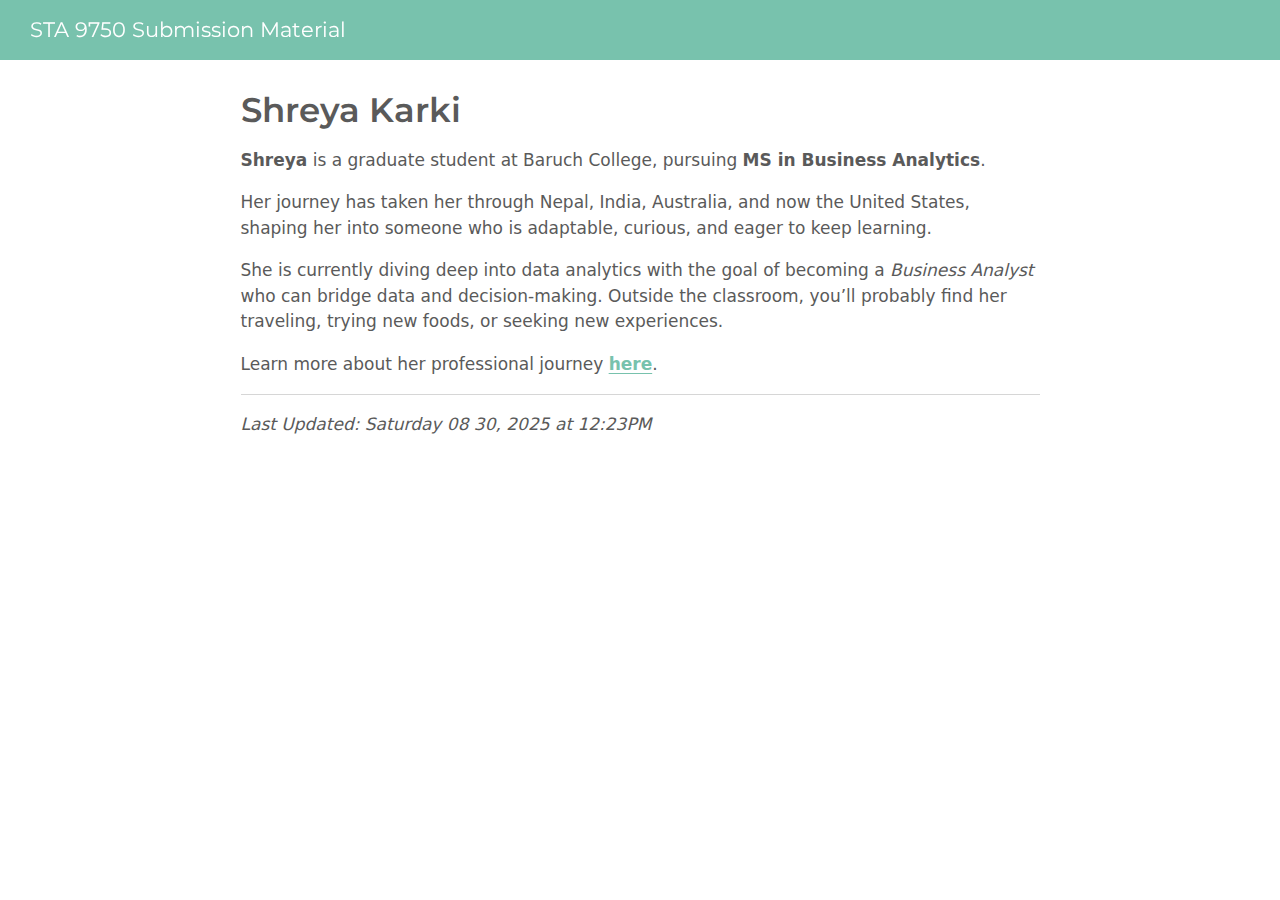
<file: docs/index.html>
<!DOCTYPE html>
<html xmlns="http://www.w3.org/1999/xhtml" lang="en" xml:lang="en"><head>

<meta charset="utf-8">
<meta name="generator" content="quarto-1.7.33">

<meta name="viewport" content="width=device-width, initial-scale=1.0, user-scalable=yes">


<title>Shreya Karki – STA 9750 Submission Material</title>
<style>
code{white-space: pre-wrap;}
span.smallcaps{font-variant: small-caps;}
div.columns{display: flex; gap: min(4vw, 1.5em);}
div.column{flex: auto; overflow-x: auto;}
div.hanging-indent{margin-left: 1.5em; text-indent: -1.5em;}
ul.task-list{list-style: none;}
ul.task-list li input[type="checkbox"] {
  width: 0.8em;
  margin: 0 0.8em 0.2em -1em; /* quarto-specific, see https://github.com/quarto-dev/quarto-cli/issues/4556 */ 
  vertical-align: middle;
}
</style>


<script src="site_libs/quarto-nav/quarto-nav.js"></script>
<script src="site_libs/quarto-nav/headroom.min.js"></script>
<script src="site_libs/clipboard/clipboard.min.js"></script>
<script src="site_libs/quarto-search/autocomplete.umd.js"></script>
<script src="site_libs/quarto-search/fuse.min.js"></script>
<script src="site_libs/quarto-search/quarto-search.js"></script>
<meta name="quarto:offset" content="./">
<script src="site_libs/quarto-html/quarto.js" type="module"></script>
<script src="site_libs/quarto-html/tabsets/tabsets.js" type="module"></script>
<script src="site_libs/quarto-html/popper.min.js"></script>
<script src="site_libs/quarto-html/tippy.umd.min.js"></script>
<script src="site_libs/quarto-html/anchor.min.js"></script>
<link href="site_libs/quarto-html/tippy.css" rel="stylesheet">
<link href="site_libs/quarto-html/quarto-syntax-highlighting-ea385d0e468b0dd5ea5bf0780b1290d9.css" rel="stylesheet" id="quarto-text-highlighting-styles">
<script src="site_libs/bootstrap/bootstrap.min.js"></script>
<link href="site_libs/bootstrap/bootstrap-icons.css" rel="stylesheet">
<link href="site_libs/bootstrap/bootstrap-7e86f3b80ba07cd67b8563d785b462c4.min.css" rel="stylesheet" append-hash="true" id="quarto-bootstrap" data-mode="light">
<script id="quarto-search-options" type="application/json">{
  "location": "navbar",
  "copy-button": false,
  "collapse-after": 3,
  "panel-placement": "end",
  "type": "overlay",
  "limit": 50,
  "keyboard-shortcut": [
    "f",
    "/",
    "s"
  ],
  "show-item-context": false,
  "language": {
    "search-no-results-text": "No results",
    "search-matching-documents-text": "matching documents",
    "search-copy-link-title": "Copy link to search",
    "search-hide-matches-text": "Hide additional matches",
    "search-more-match-text": "more match in this document",
    "search-more-matches-text": "more matches in this document",
    "search-clear-button-title": "Clear",
    "search-text-placeholder": "",
    "search-detached-cancel-button-title": "Cancel",
    "search-submit-button-title": "Submit",
    "search-label": "Search"
  }
}</script>


</head>

<body class="nav-fixed fullcontent quarto-light">

<div id="quarto-search-results"></div>
  <header id="quarto-header" class="headroom fixed-top">
    <nav class="navbar navbar-expand-lg " data-bs-theme="dark">
      <div class="navbar-container container-fluid">
      <div class="navbar-brand-container mx-auto">
    <a class="navbar-brand" href="./index.html">
    <span class="navbar-title">STA 9750 Submission Material</span>
    </a>
  </div>
        <div class="quarto-navbar-tools tools-end">
</div>
      </div> <!-- /container-fluid -->
    </nav>
</header>
<!-- content -->
<div id="quarto-content" class="quarto-container page-columns page-rows-contents page-layout-article page-navbar">
<!-- sidebar -->
<!-- margin-sidebar -->
    
<!-- main -->
<main class="content" id="quarto-document-content">

<header id="title-block-header" class="quarto-title-block default">
<div class="quarto-title">
<h1 class="title">Shreya Karki</h1>
</div>



<div class="quarto-title-meta">

    
  
    
  </div>
  


</header>


<p><strong>Shreya</strong> is a graduate student at Baruch College, pursuing <strong>MS in Business Analytics</strong>.</p>
<p>Her journey has taken her through Nepal, India, Australia, and now the United States, shaping her into someone who is adaptable, curious, and eager to keep learning.</p>
<p>She is currently diving deep into data analytics with the goal of becoming a <em>Business Analyst</em> who can bridge data and decision-making. Outside the classroom, you’ll probably find her traveling, trying new foods, or seeking new experiences.</p>
<p>Learn more about her professional journey <a href="https://www.linkedin.com/in/shreya-karki/"><strong>here</strong></a>.</p>
<hr>
<p><em>Last Updated: Saturday 08 30, 2025 at 12:23PM</em></p>



</main> <!-- /main -->
<script id="quarto-html-after-body" type="application/javascript">
  window.document.addEventListener("DOMContentLoaded", function (event) {
    const icon = "";
    const anchorJS = new window.AnchorJS();
    anchorJS.options = {
      placement: 'right',
      icon: icon
    };
    anchorJS.add('.anchored');
    const isCodeAnnotation = (el) => {
      for (const clz of el.classList) {
        if (clz.startsWith('code-annotation-')) {                     
          return true;
        }
      }
      return false;
    }
    const onCopySuccess = function(e) {
      // button target
      const button = e.trigger;
      // don't keep focus
      button.blur();
      // flash "checked"
      button.classList.add('code-copy-button-checked');
      var currentTitle = button.getAttribute("title");
      button.setAttribute("title", "Copied!");
      let tooltip;
      if (window.bootstrap) {
        button.setAttribute("data-bs-toggle", "tooltip");
        button.setAttribute("data-bs-placement", "left");
        button.setAttribute("data-bs-title", "Copied!");
        tooltip = new bootstrap.Tooltip(button, 
          { trigger: "manual", 
            customClass: "code-copy-button-tooltip",
            offset: [0, -8]});
        tooltip.show();    
      }
      setTimeout(function() {
        if (tooltip) {
          tooltip.hide();
          button.removeAttribute("data-bs-title");
          button.removeAttribute("data-bs-toggle");
          button.removeAttribute("data-bs-placement");
        }
        button.setAttribute("title", currentTitle);
        button.classList.remove('code-copy-button-checked');
      }, 1000);
      // clear code selection
      e.clearSelection();
    }
    const getTextToCopy = function(trigger) {
        const codeEl = trigger.previousElementSibling.cloneNode(true);
        for (const childEl of codeEl.children) {
          if (isCodeAnnotation(childEl)) {
            childEl.remove();
          }
        }
        return codeEl.innerText;
    }
    const clipboard = new window.ClipboardJS('.code-copy-button:not([data-in-quarto-modal])', {
      text: getTextToCopy
    });
    clipboard.on('success', onCopySuccess);
    if (window.document.getElementById('quarto-embedded-source-code-modal')) {
      const clipboardModal = new window.ClipboardJS('.code-copy-button[data-in-quarto-modal]', {
        text: getTextToCopy,
        container: window.document.getElementById('quarto-embedded-source-code-modal')
      });
      clipboardModal.on('success', onCopySuccess);
    }
      var localhostRegex = new RegExp(/^(?:http|https):\/\/localhost\:?[0-9]*\//);
      var mailtoRegex = new RegExp(/^mailto:/);
        var filterRegex = new RegExp("https:\/\/shreyakarki71\.github\.io\/STA9750-2025-FALL\/");
      var isInternal = (href) => {
          return filterRegex.test(href) || localhostRegex.test(href) || mailtoRegex.test(href);
      }
      // Inspect non-navigation links and adorn them if external
     var links = window.document.querySelectorAll('a[href]:not(.nav-link):not(.navbar-brand):not(.toc-action):not(.sidebar-link):not(.sidebar-item-toggle):not(.pagination-link):not(.no-external):not([aria-hidden]):not(.dropdown-item):not(.quarto-navigation-tool):not(.about-link)');
      for (var i=0; i<links.length; i++) {
        const link = links[i];
        if (!isInternal(link.href)) {
          // undo the damage that might have been done by quarto-nav.js in the case of
          // links that we want to consider external
          if (link.dataset.originalHref !== undefined) {
            link.href = link.dataset.originalHref;
          }
        }
      }
    function tippyHover(el, contentFn, onTriggerFn, onUntriggerFn) {
      const config = {
        allowHTML: true,
        maxWidth: 500,
        delay: 100,
        arrow: false,
        appendTo: function(el) {
            return el.parentElement;
        },
        interactive: true,
        interactiveBorder: 10,
        theme: 'quarto',
        placement: 'bottom-start',
      };
      if (contentFn) {
        config.content = contentFn;
      }
      if (onTriggerFn) {
        config.onTrigger = onTriggerFn;
      }
      if (onUntriggerFn) {
        config.onUntrigger = onUntriggerFn;
      }
      window.tippy(el, config); 
    }
    const noterefs = window.document.querySelectorAll('a[role="doc-noteref"]');
    for (var i=0; i<noterefs.length; i++) {
      const ref = noterefs[i];
      tippyHover(ref, function() {
        // use id or data attribute instead here
        let href = ref.getAttribute('data-footnote-href') || ref.getAttribute('href');
        try { href = new URL(href).hash; } catch {}
        const id = href.replace(/^#\/?/, "");
        const note = window.document.getElementById(id);
        if (note) {
          return note.innerHTML;
        } else {
          return "";
        }
      });
    }
    const xrefs = window.document.querySelectorAll('a.quarto-xref');
    const processXRef = (id, note) => {
      // Strip column container classes
      const stripColumnClz = (el) => {
        el.classList.remove("page-full", "page-columns");
        if (el.children) {
          for (const child of el.children) {
            stripColumnClz(child);
          }
        }
      }
      stripColumnClz(note)
      if (id === null || id.startsWith('sec-')) {
        // Special case sections, only their first couple elements
        const container = document.createElement("div");
        if (note.children && note.children.length > 2) {
          container.appendChild(note.children[0].cloneNode(true));
          for (let i = 1; i < note.children.length; i++) {
            const child = note.children[i];
            if (child.tagName === "P" && child.innerText === "") {
              continue;
            } else {
              container.appendChild(child.cloneNode(true));
              break;
            }
          }
          if (window.Quarto?.typesetMath) {
            window.Quarto.typesetMath(container);
          }
          return container.innerHTML
        } else {
          if (window.Quarto?.typesetMath) {
            window.Quarto.typesetMath(note);
          }
          return note.innerHTML;
        }
      } else {
        // Remove any anchor links if they are present
        const anchorLink = note.querySelector('a.anchorjs-link');
        if (anchorLink) {
          anchorLink.remove();
        }
        if (window.Quarto?.typesetMath) {
          window.Quarto.typesetMath(note);
        }
        if (note.classList.contains("callout")) {
          return note.outerHTML;
        } else {
          return note.innerHTML;
        }
      }
    }
    for (var i=0; i<xrefs.length; i++) {
      const xref = xrefs[i];
      tippyHover(xref, undefined, function(instance) {
        instance.disable();
        let url = xref.getAttribute('href');
        let hash = undefined; 
        if (url.startsWith('#')) {
          hash = url;
        } else {
          try { hash = new URL(url).hash; } catch {}
        }
        if (hash) {
          const id = hash.replace(/^#\/?/, "");
          const note = window.document.getElementById(id);
          if (note !== null) {
            try {
              const html = processXRef(id, note.cloneNode(true));
              instance.setContent(html);
            } finally {
              instance.enable();
              instance.show();
            }
          } else {
            // See if we can fetch this
            fetch(url.split('#')[0])
            .then(res => res.text())
            .then(html => {
              const parser = new DOMParser();
              const htmlDoc = parser.parseFromString(html, "text/html");
              const note = htmlDoc.getElementById(id);
              if (note !== null) {
                const html = processXRef(id, note);
                instance.setContent(html);
              } 
            }).finally(() => {
              instance.enable();
              instance.show();
            });
          }
        } else {
          // See if we can fetch a full url (with no hash to target)
          // This is a special case and we should probably do some content thinning / targeting
          fetch(url)
          .then(res => res.text())
          .then(html => {
            const parser = new DOMParser();
            const htmlDoc = parser.parseFromString(html, "text/html");
            const note = htmlDoc.querySelector('main.content');
            if (note !== null) {
              // This should only happen for chapter cross references
              // (since there is no id in the URL)
              // remove the first header
              if (note.children.length > 0 && note.children[0].tagName === "HEADER") {
                note.children[0].remove();
              }
              const html = processXRef(null, note);
              instance.setContent(html);
            } 
          }).finally(() => {
            instance.enable();
            instance.show();
          });
        }
      }, function(instance) {
      });
    }
        let selectedAnnoteEl;
        const selectorForAnnotation = ( cell, annotation) => {
          let cellAttr = 'data-code-cell="' + cell + '"';
          let lineAttr = 'data-code-annotation="' +  annotation + '"';
          const selector = 'span[' + cellAttr + '][' + lineAttr + ']';
          return selector;
        }
        const selectCodeLines = (annoteEl) => {
          const doc = window.document;
          const targetCell = annoteEl.getAttribute("data-target-cell");
          const targetAnnotation = annoteEl.getAttribute("data-target-annotation");
          const annoteSpan = window.document.querySelector(selectorForAnnotation(targetCell, targetAnnotation));
          const lines = annoteSpan.getAttribute("data-code-lines").split(",");
          const lineIds = lines.map((line) => {
            return targetCell + "-" + line;
          })
          let top = null;
          let height = null;
          let parent = null;
          if (lineIds.length > 0) {
              //compute the position of the single el (top and bottom and make a div)
              const el = window.document.getElementById(lineIds[0]);
              top = el.offsetTop;
              height = el.offsetHeight;
              parent = el.parentElement.parentElement;
            if (lineIds.length > 1) {
              const lastEl = window.document.getElementById(lineIds[lineIds.length - 1]);
              const bottom = lastEl.offsetTop + lastEl.offsetHeight;
              height = bottom - top;
            }
            if (top !== null && height !== null && parent !== null) {
              // cook up a div (if necessary) and position it 
              let div = window.document.getElementById("code-annotation-line-highlight");
              if (div === null) {
                div = window.document.createElement("div");
                div.setAttribute("id", "code-annotation-line-highlight");
                div.style.position = 'absolute';
                parent.appendChild(div);
              }
              div.style.top = top - 2 + "px";
              div.style.height = height + 4 + "px";
              div.style.left = 0;
              let gutterDiv = window.document.getElementById("code-annotation-line-highlight-gutter");
              if (gutterDiv === null) {
                gutterDiv = window.document.createElement("div");
                gutterDiv.setAttribute("id", "code-annotation-line-highlight-gutter");
                gutterDiv.style.position = 'absolute';
                const codeCell = window.document.getElementById(targetCell);
                const gutter = codeCell.querySelector('.code-annotation-gutter');
                gutter.appendChild(gutterDiv);
              }
              gutterDiv.style.top = top - 2 + "px";
              gutterDiv.style.height = height + 4 + "px";
            }
            selectedAnnoteEl = annoteEl;
          }
        };
        const unselectCodeLines = () => {
          const elementsIds = ["code-annotation-line-highlight", "code-annotation-line-highlight-gutter"];
          elementsIds.forEach((elId) => {
            const div = window.document.getElementById(elId);
            if (div) {
              div.remove();
            }
          });
          selectedAnnoteEl = undefined;
        };
          // Handle positioning of the toggle
      window.addEventListener(
        "resize",
        throttle(() => {
          elRect = undefined;
          if (selectedAnnoteEl) {
            selectCodeLines(selectedAnnoteEl);
          }
        }, 10)
      );
      function throttle(fn, ms) {
      let throttle = false;
      let timer;
        return (...args) => {
          if(!throttle) { // first call gets through
              fn.apply(this, args);
              throttle = true;
          } else { // all the others get throttled
              if(timer) clearTimeout(timer); // cancel #2
              timer = setTimeout(() => {
                fn.apply(this, args);
                timer = throttle = false;
              }, ms);
          }
        };
      }
        // Attach click handler to the DT
        const annoteDls = window.document.querySelectorAll('dt[data-target-cell]');
        for (const annoteDlNode of annoteDls) {
          annoteDlNode.addEventListener('click', (event) => {
            const clickedEl = event.target;
            if (clickedEl !== selectedAnnoteEl) {
              unselectCodeLines();
              const activeEl = window.document.querySelector('dt[data-target-cell].code-annotation-active');
              if (activeEl) {
                activeEl.classList.remove('code-annotation-active');
              }
              selectCodeLines(clickedEl);
              clickedEl.classList.add('code-annotation-active');
            } else {
              // Unselect the line
              unselectCodeLines();
              clickedEl.classList.remove('code-annotation-active');
            }
          });
        }
    const findCites = (el) => {
      const parentEl = el.parentElement;
      if (parentEl) {
        const cites = parentEl.dataset.cites;
        if (cites) {
          return {
            el,
            cites: cites.split(' ')
          };
        } else {
          return findCites(el.parentElement)
        }
      } else {
        return undefined;
      }
    };
    var bibliorefs = window.document.querySelectorAll('a[role="doc-biblioref"]');
    for (var i=0; i<bibliorefs.length; i++) {
      const ref = bibliorefs[i];
      const citeInfo = findCites(ref);
      if (citeInfo) {
        tippyHover(citeInfo.el, function() {
          var popup = window.document.createElement('div');
          citeInfo.cites.forEach(function(cite) {
            var citeDiv = window.document.createElement('div');
            citeDiv.classList.add('hanging-indent');
            citeDiv.classList.add('csl-entry');
            var biblioDiv = window.document.getElementById('ref-' + cite);
            if (biblioDiv) {
              citeDiv.innerHTML = biblioDiv.innerHTML;
            }
            popup.appendChild(citeDiv);
          });
          return popup.innerHTML;
        });
      }
    }
  });
  </script>
</div> <!-- /content -->




</body></html>
</file>
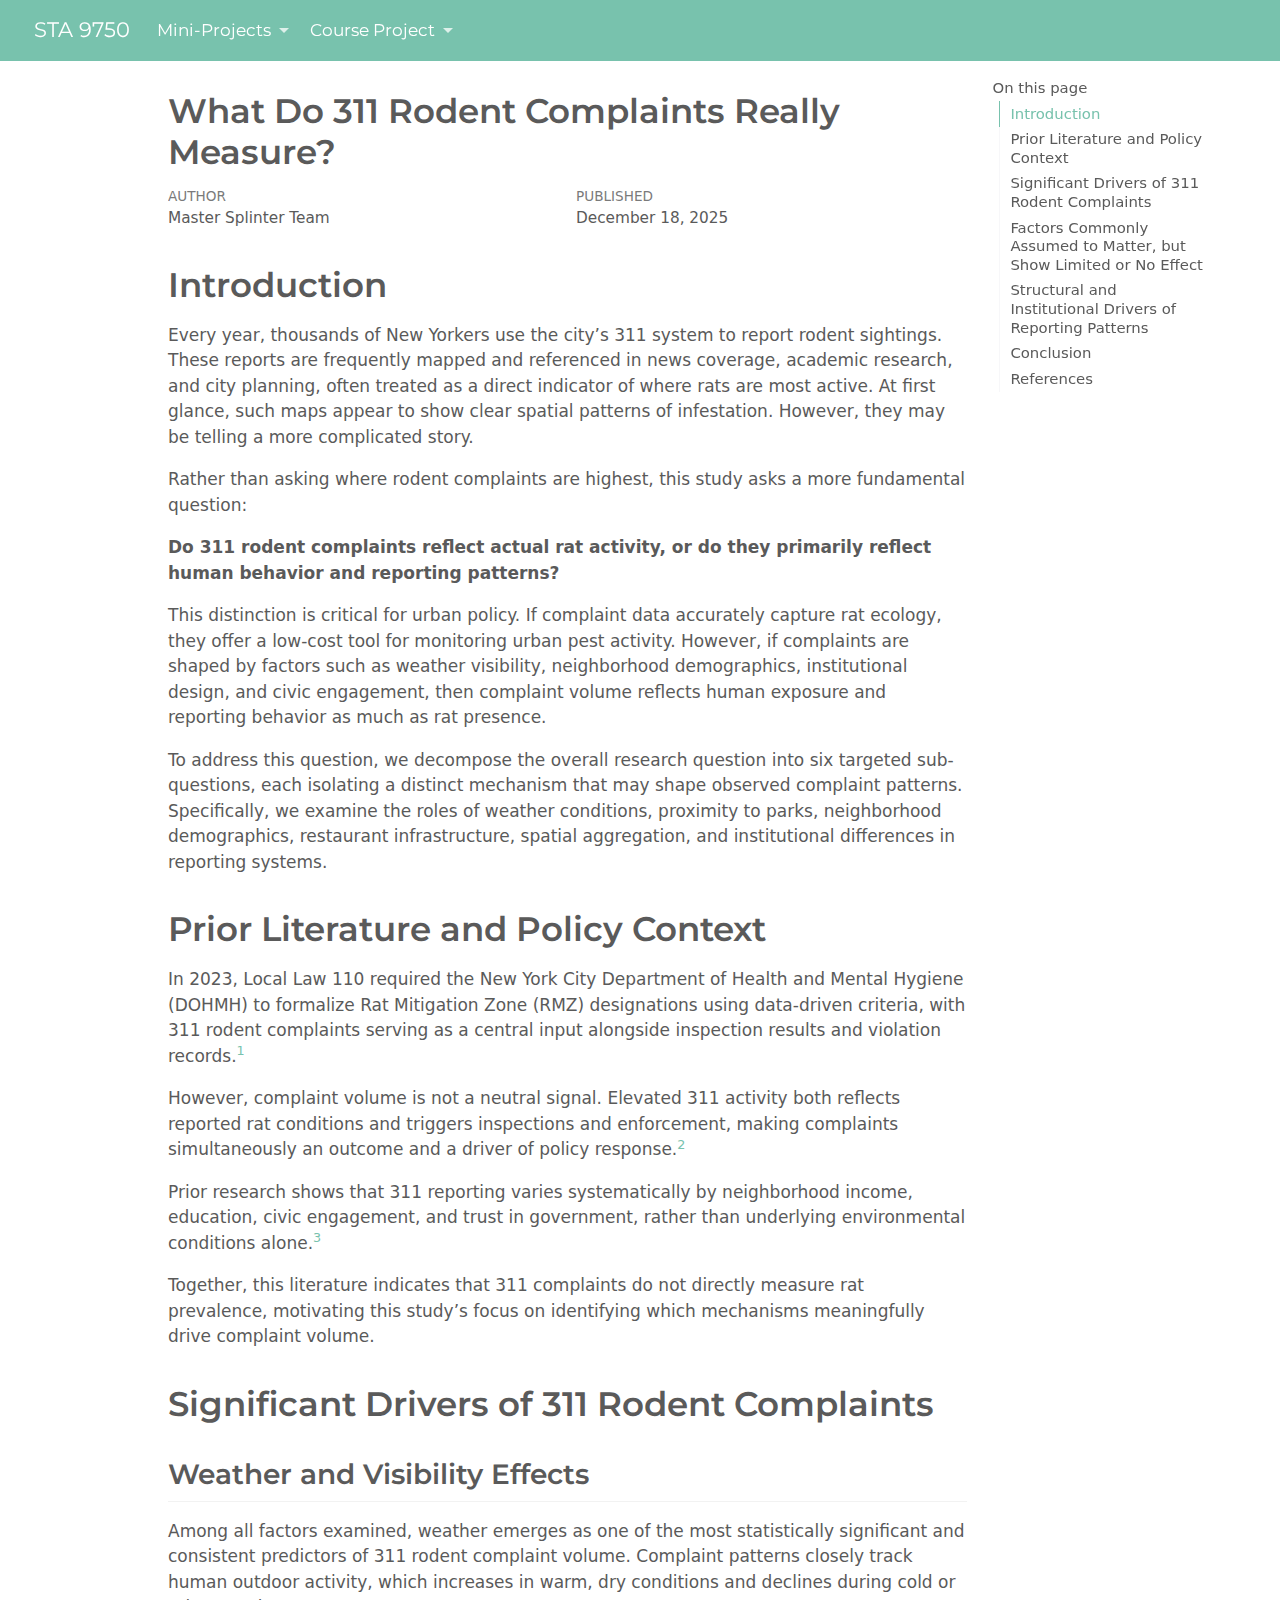
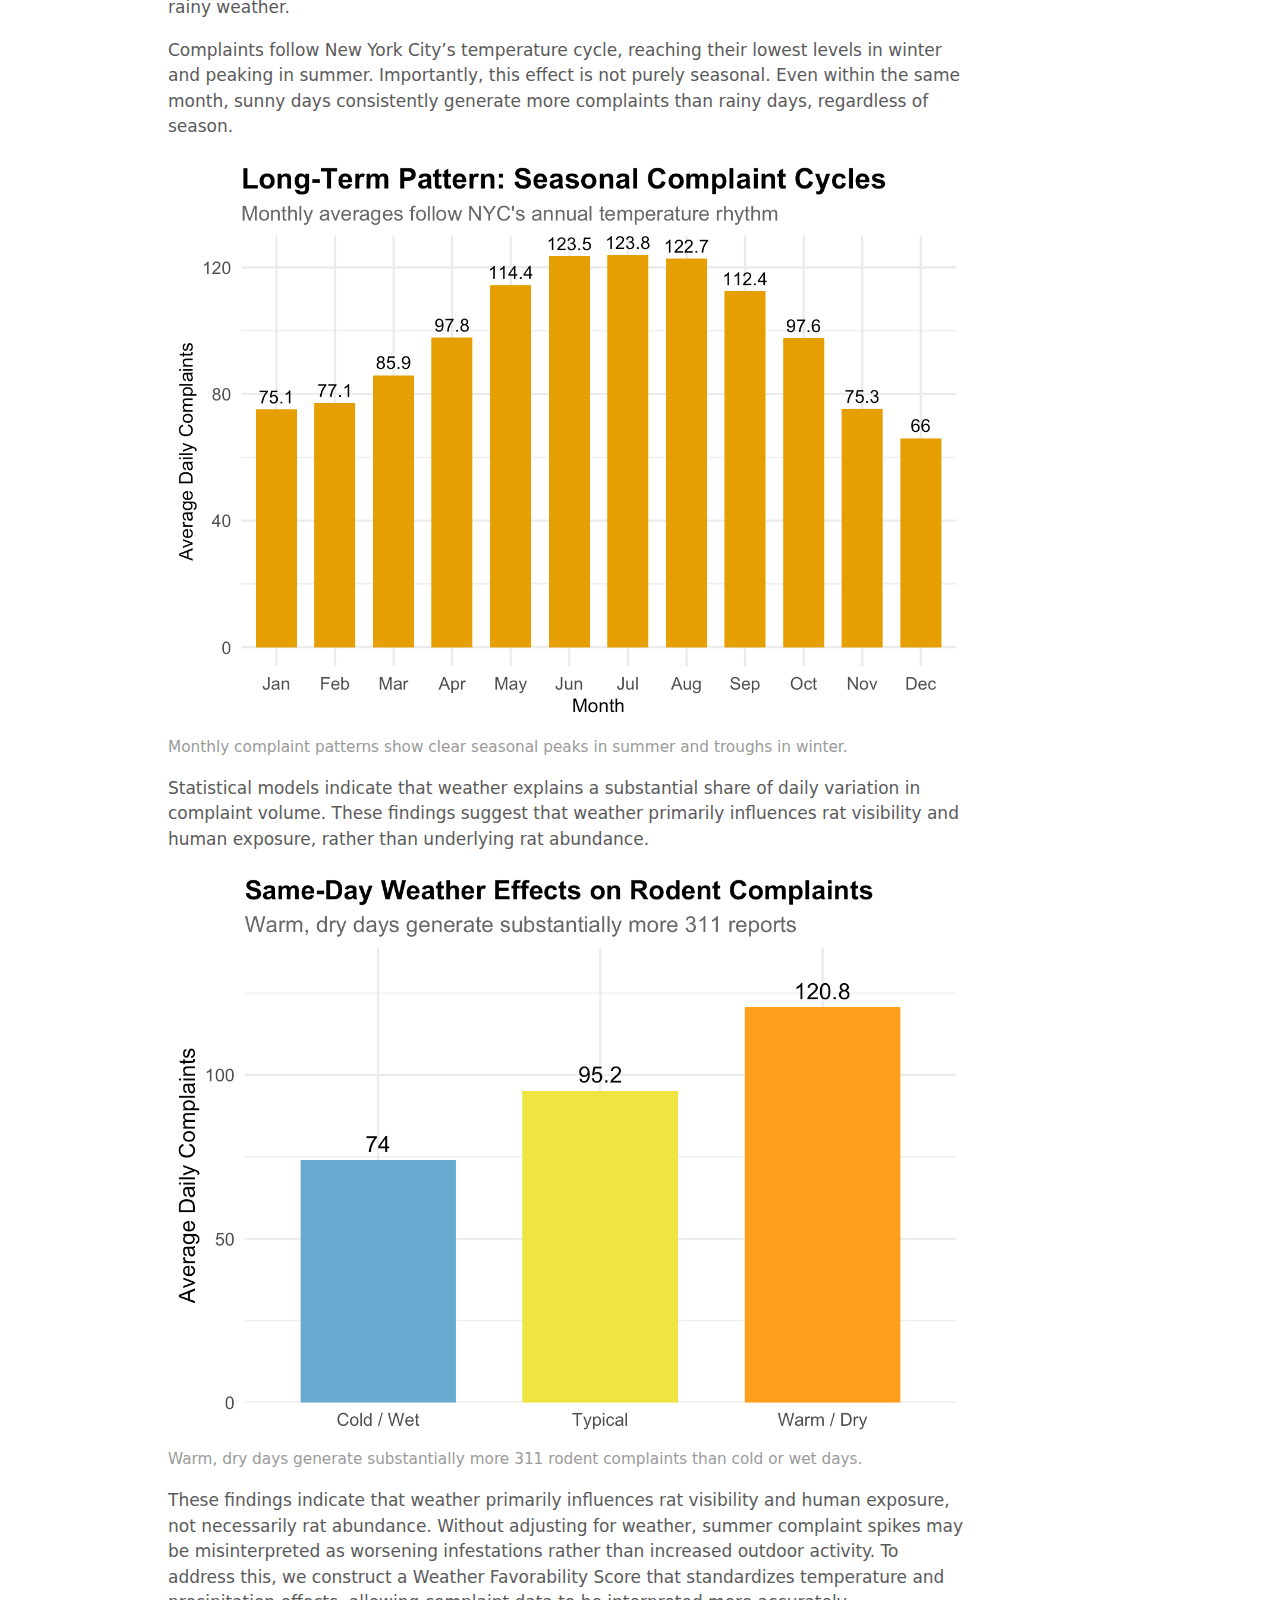
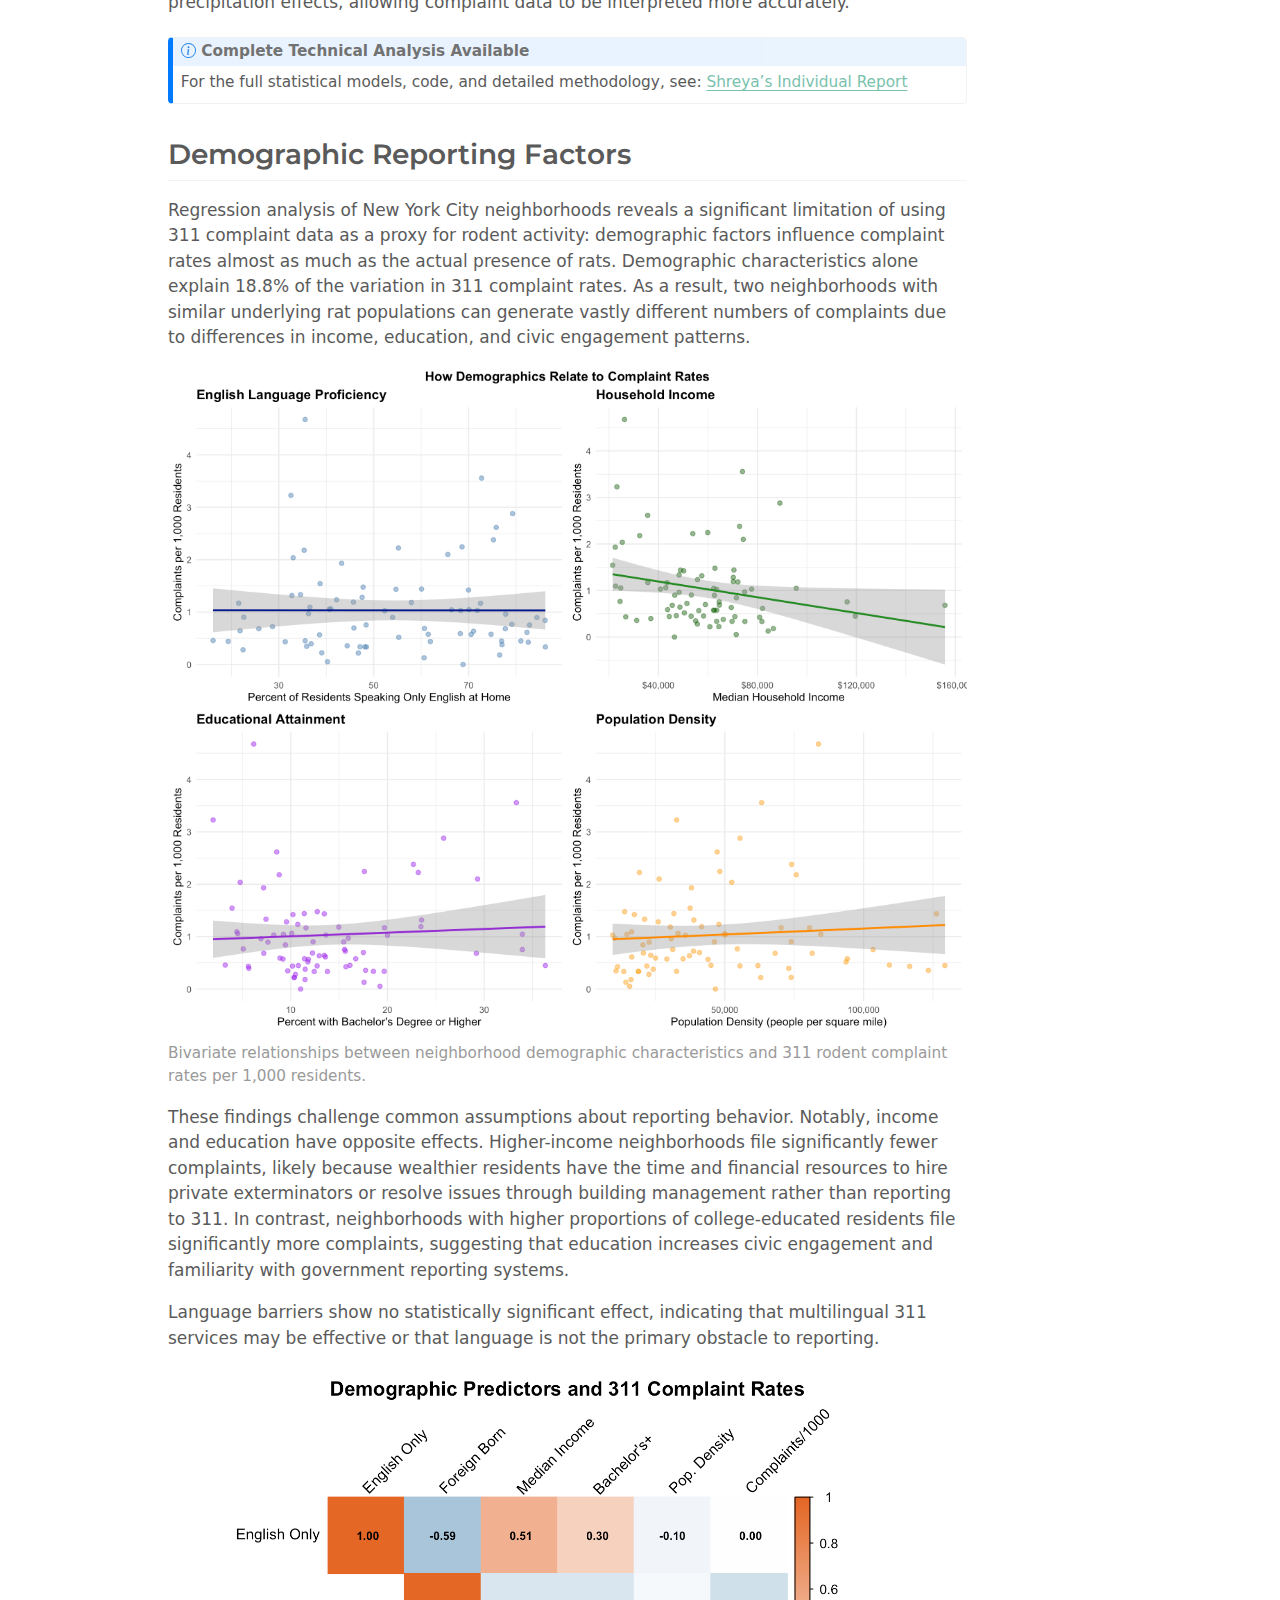
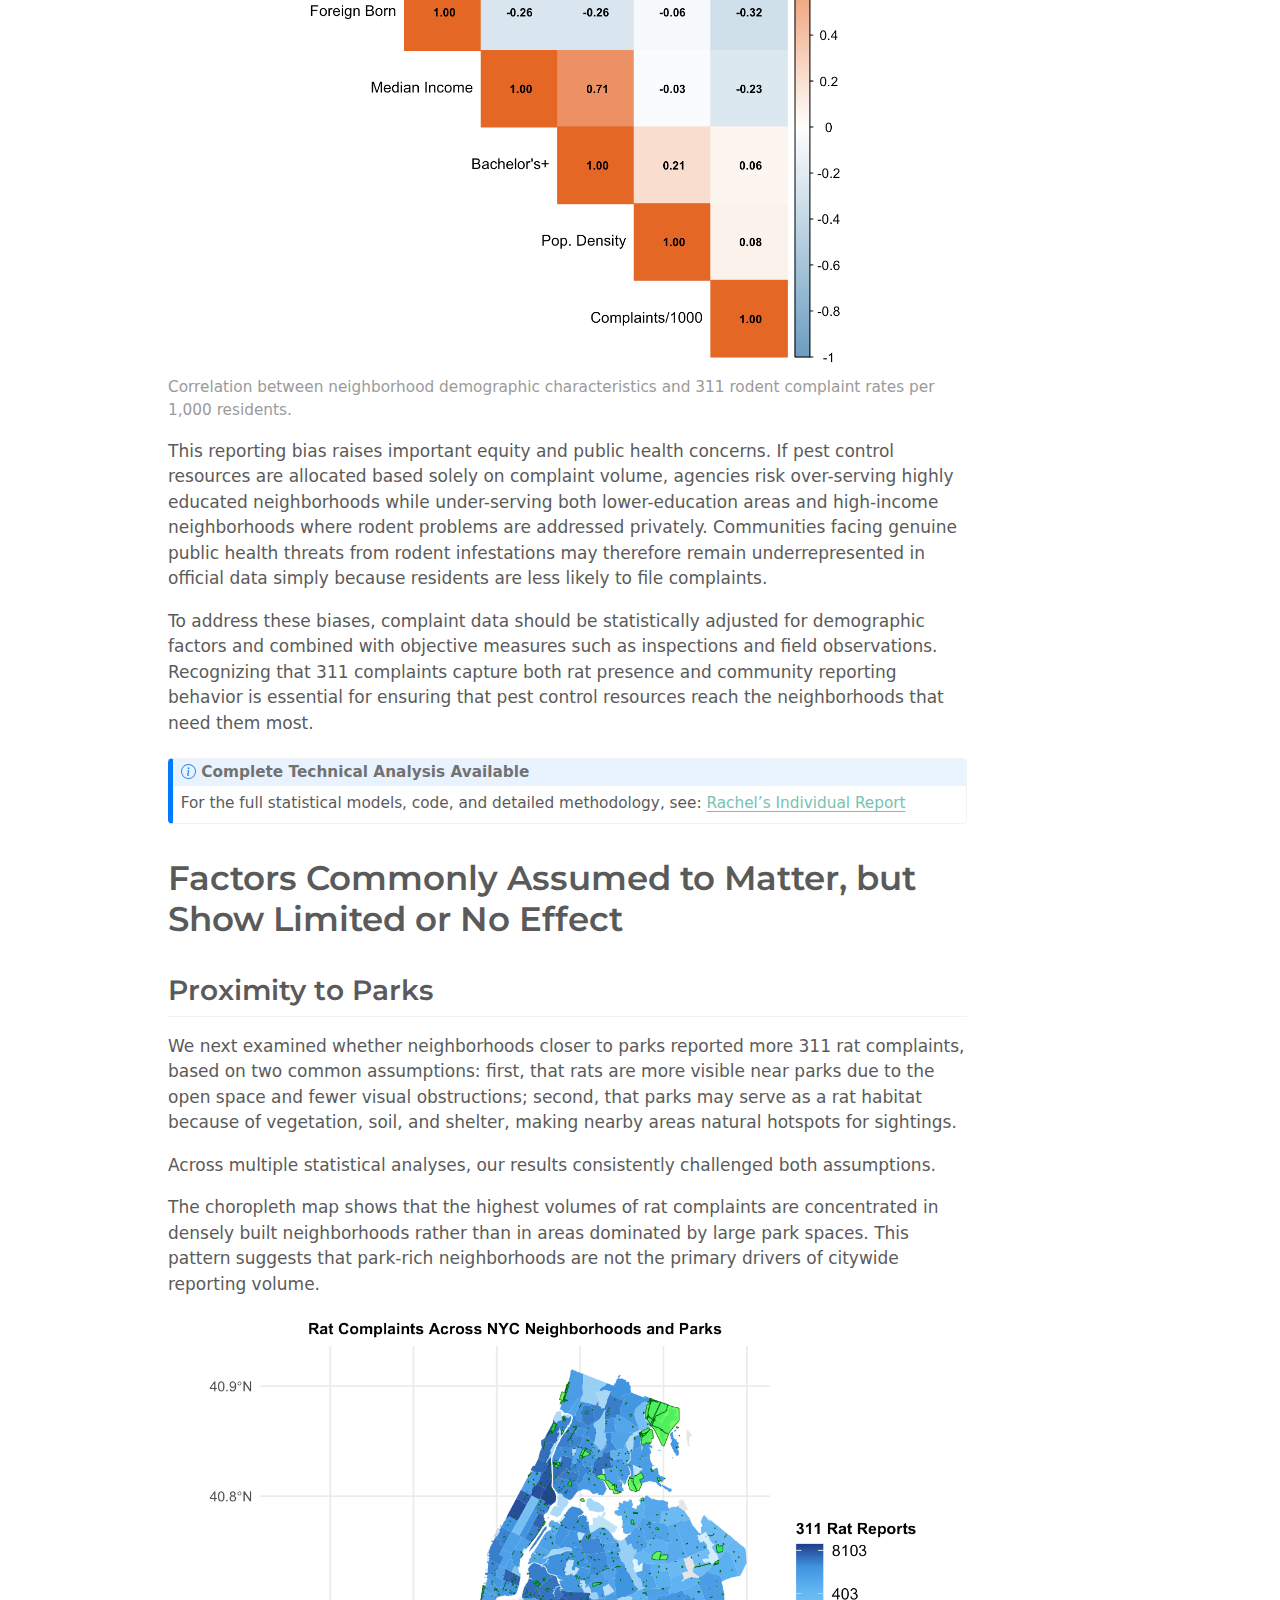
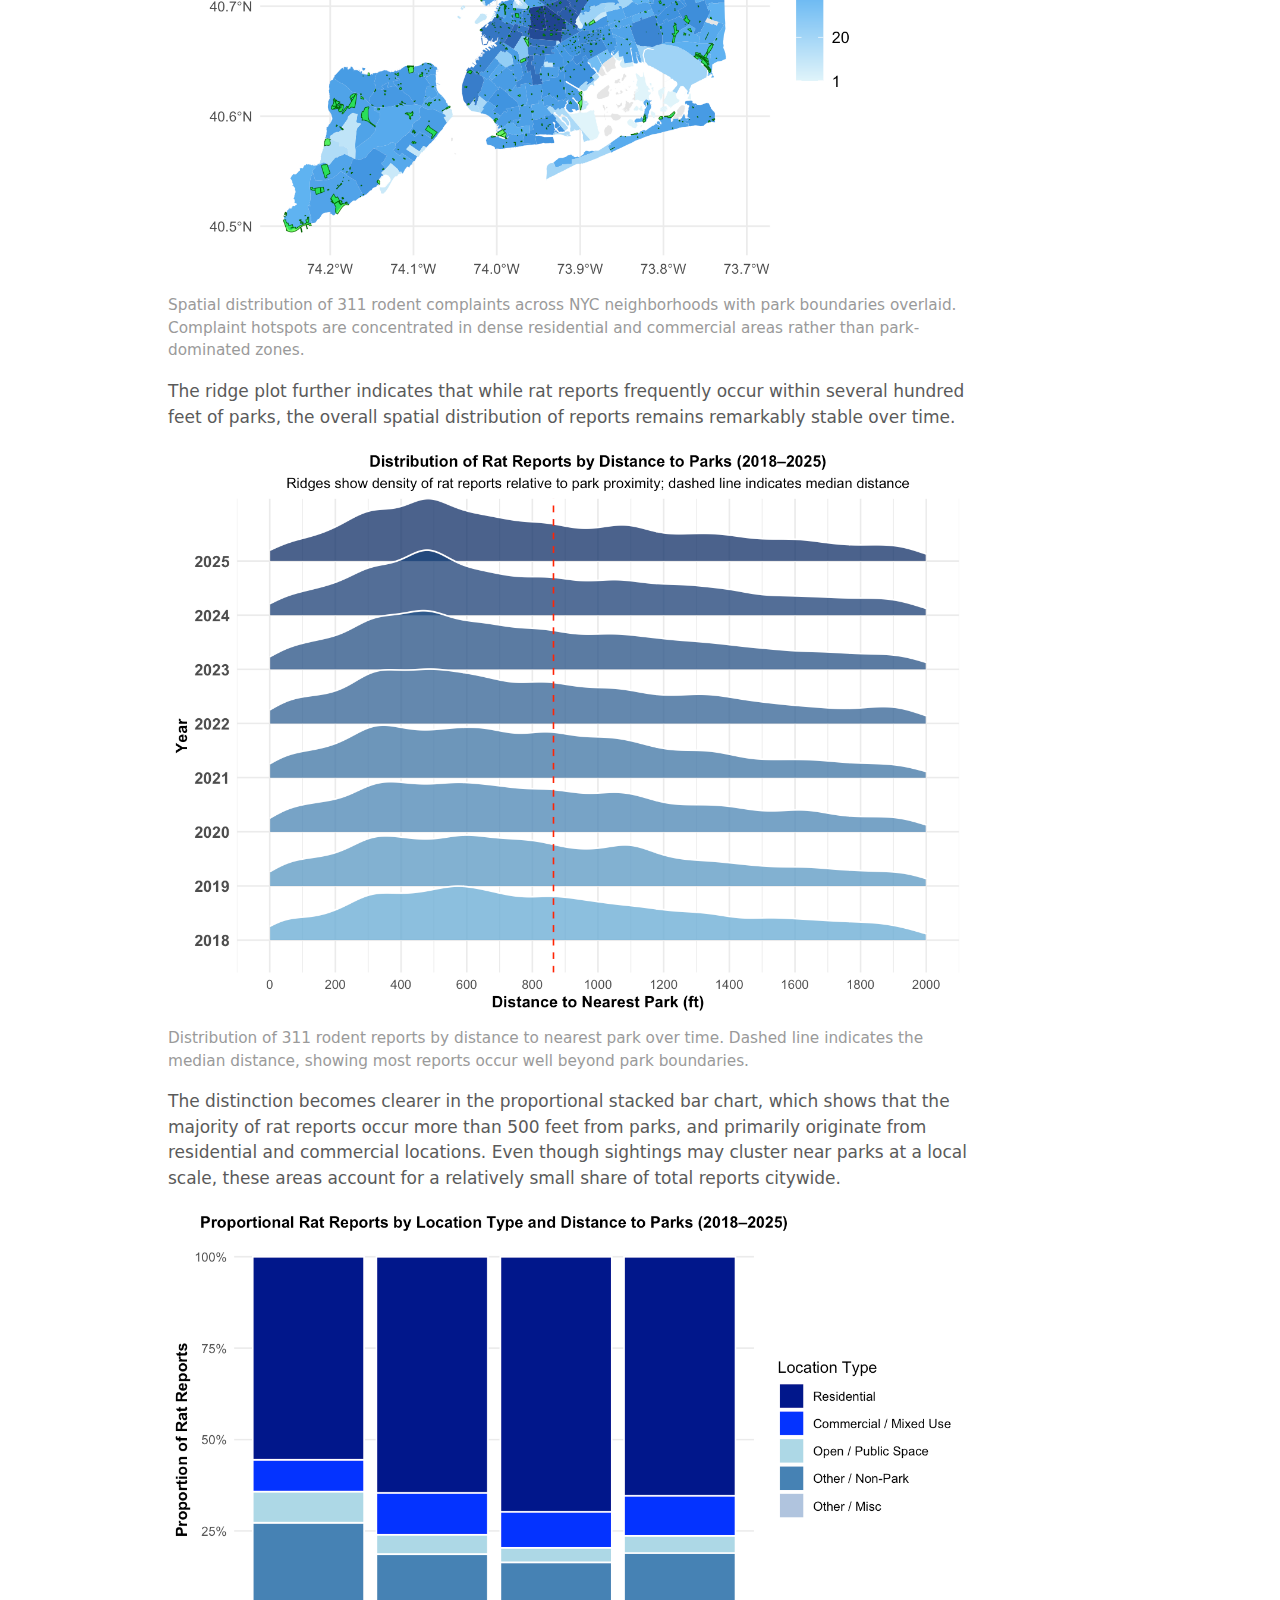
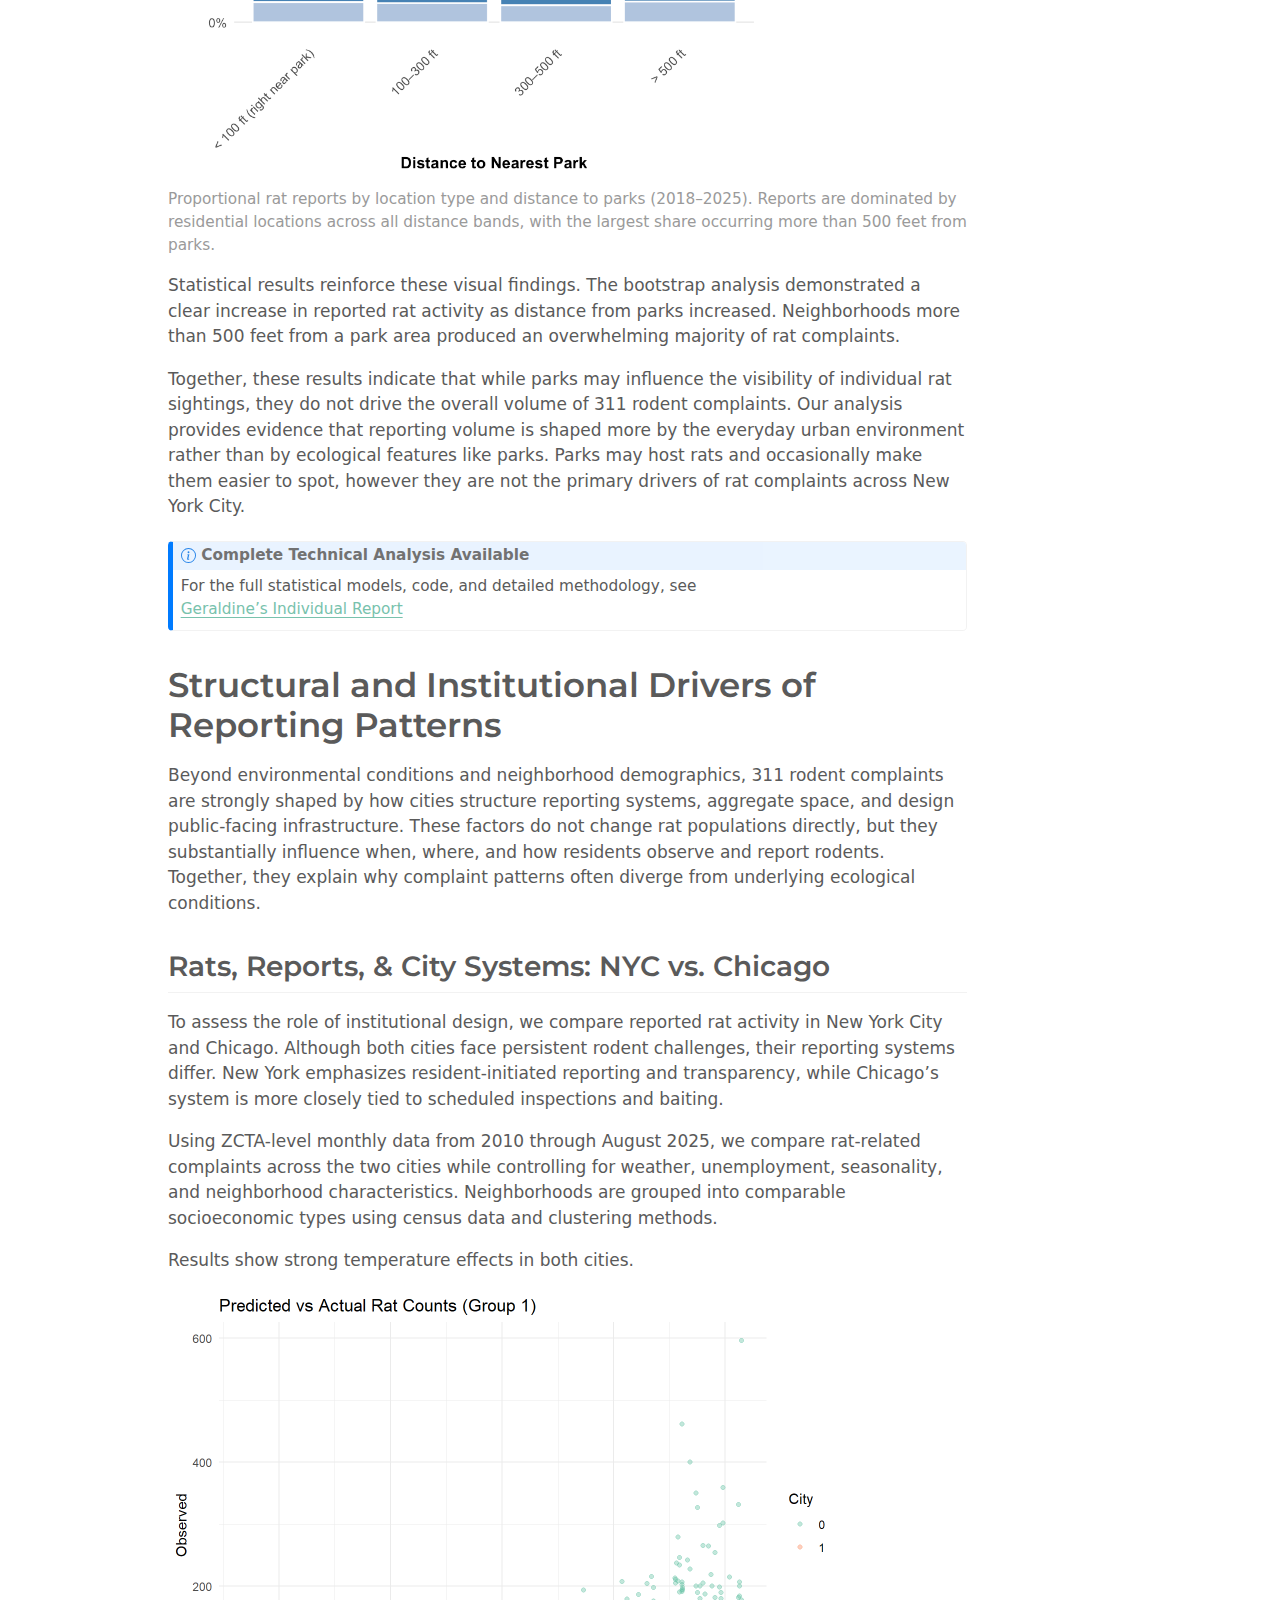
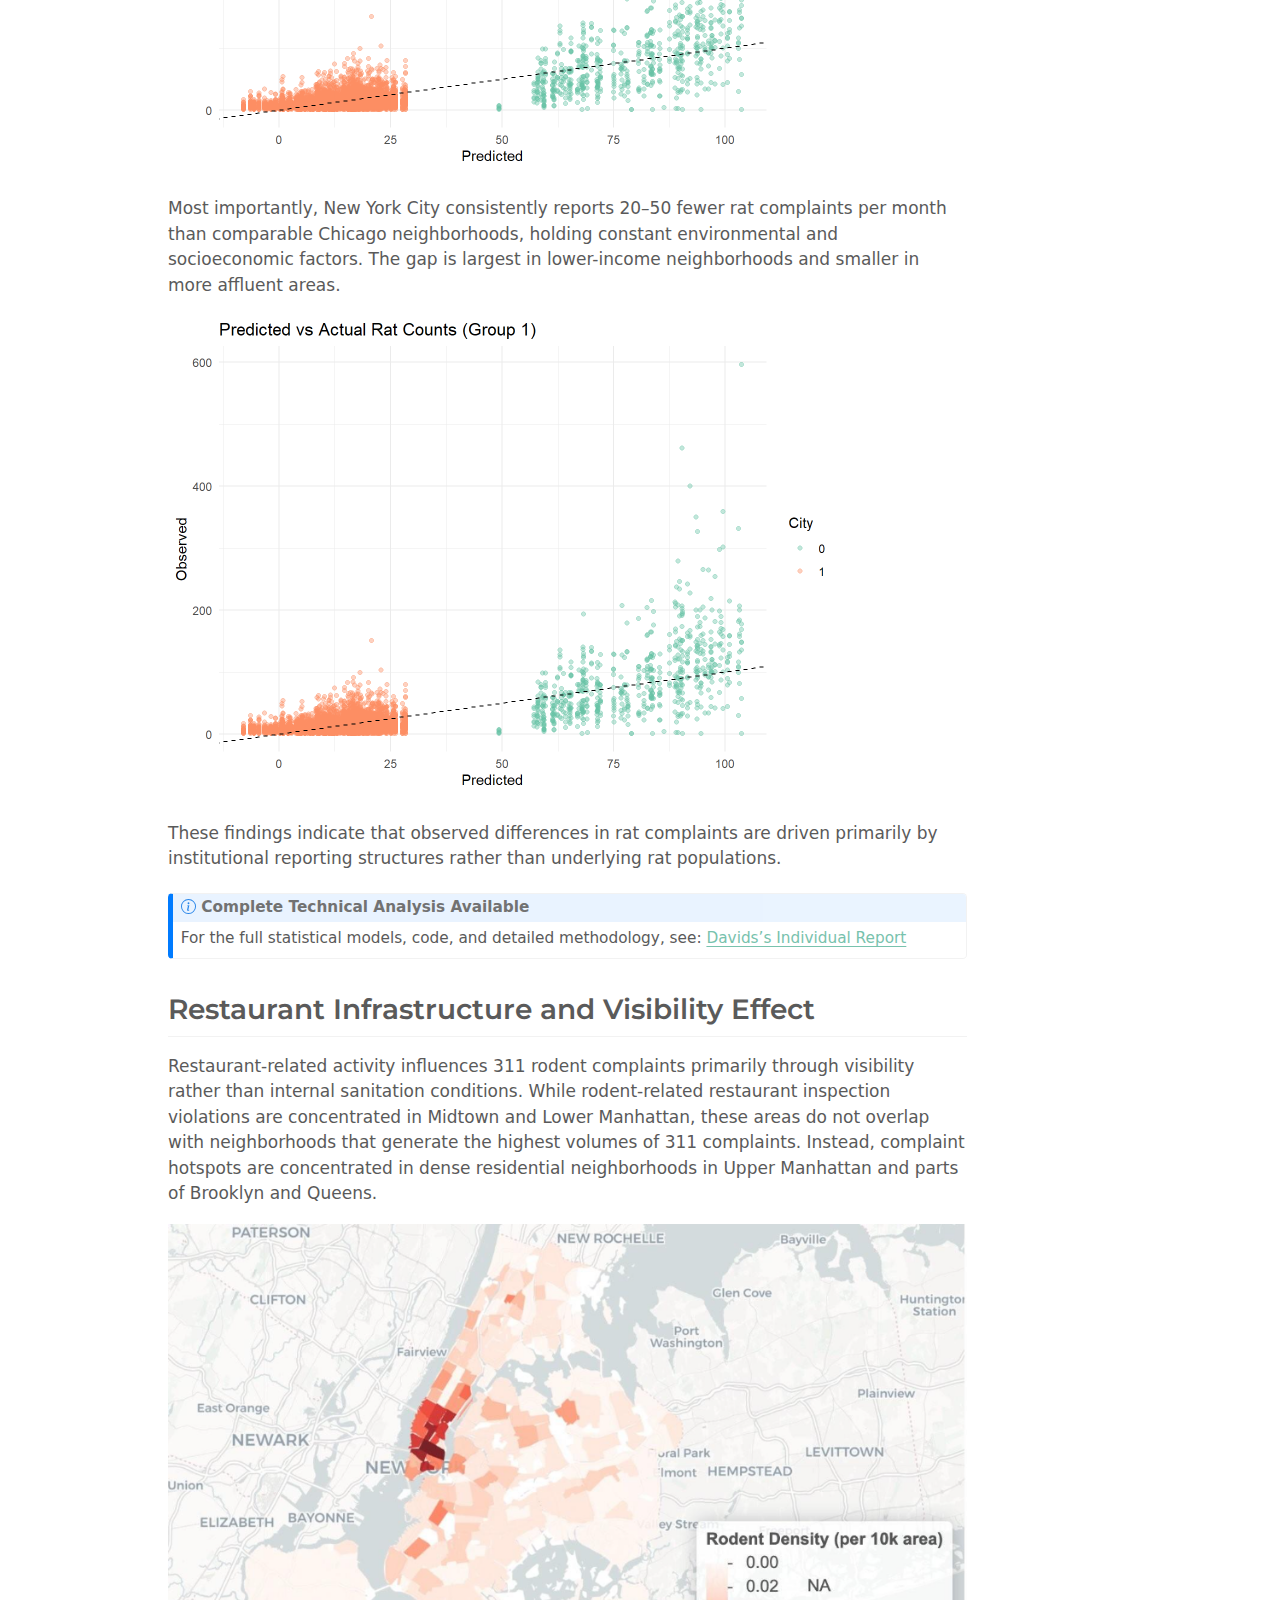
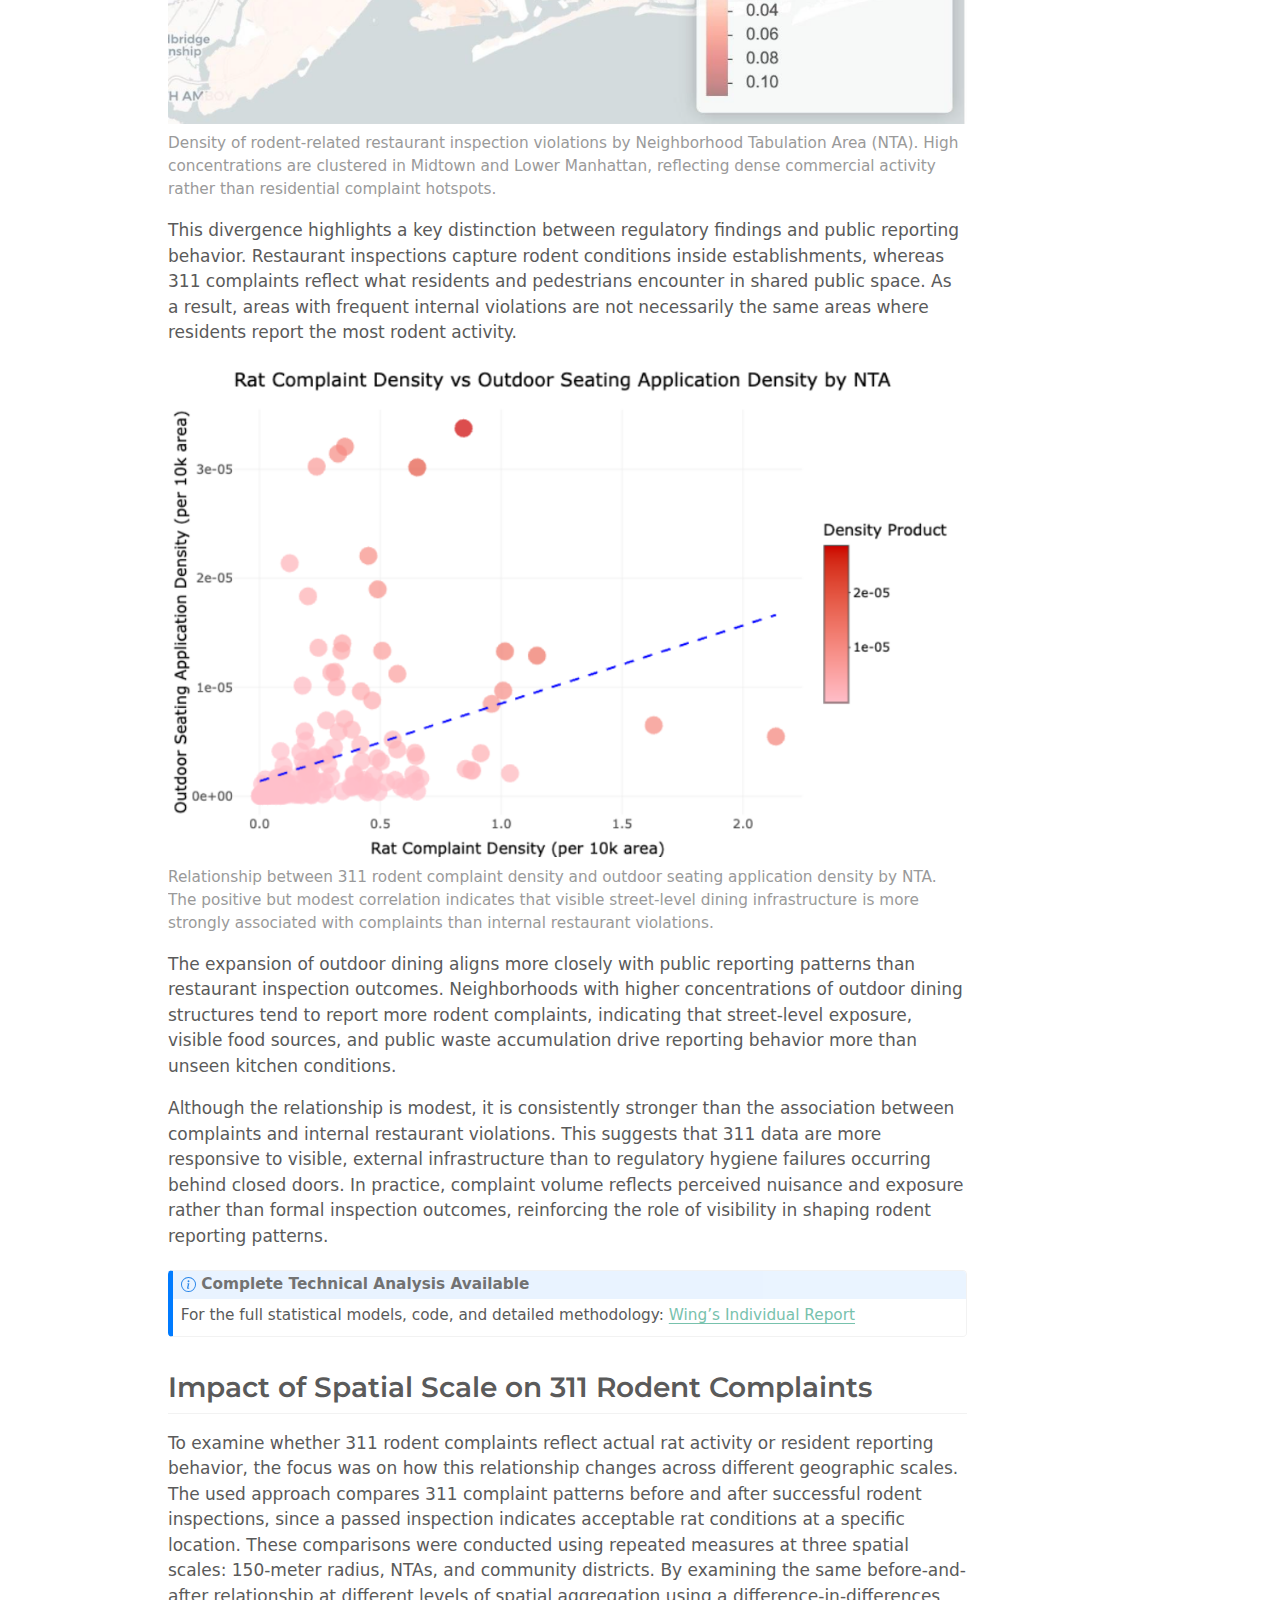
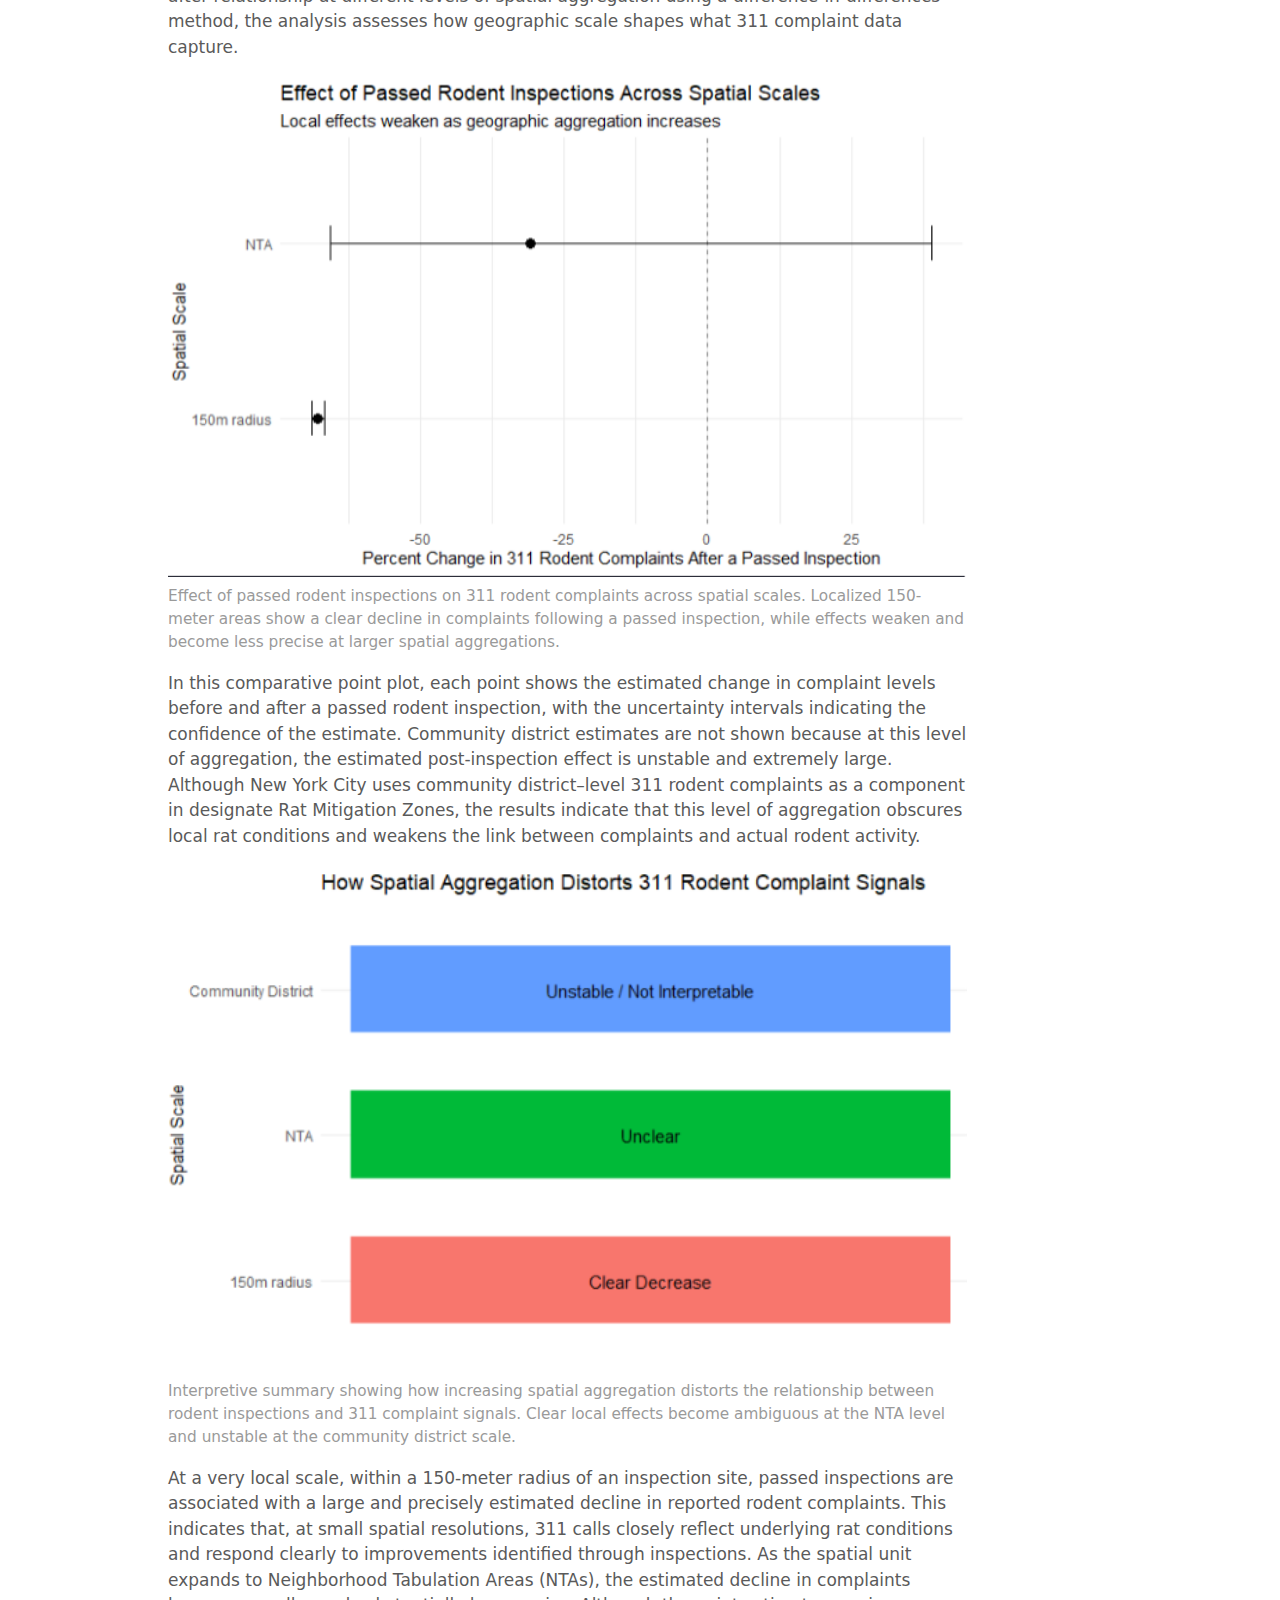
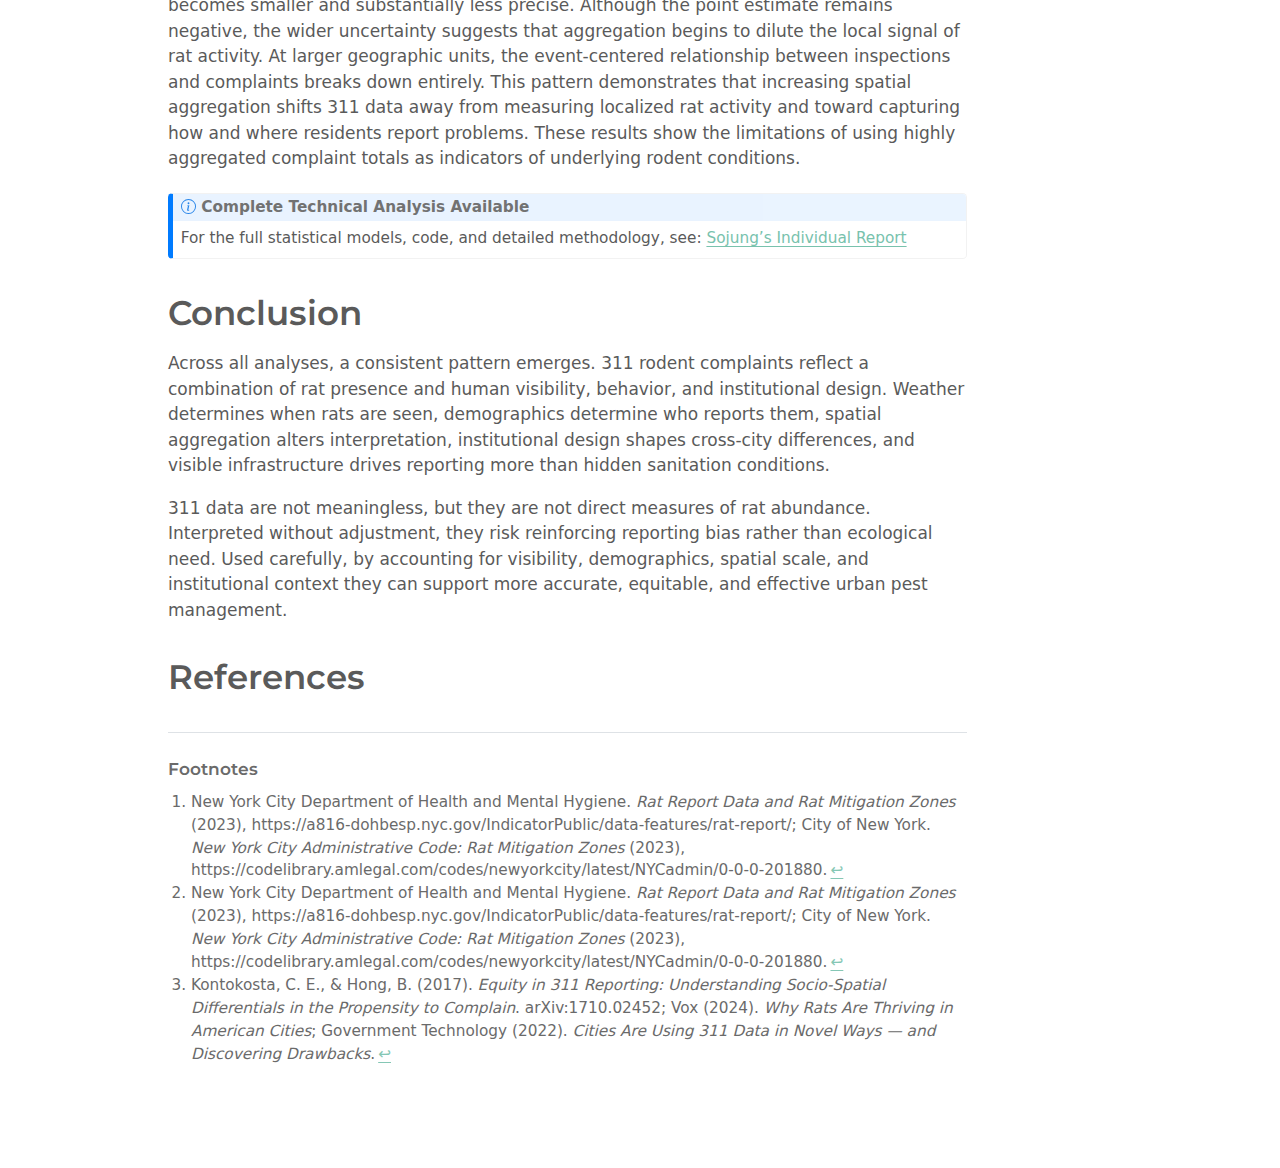
<file: docs/final_project.html>
<!DOCTYPE html>
<html xmlns="http://www.w3.org/1999/xhtml" lang="en" xml:lang="en"><head>

<meta charset="utf-8">
<meta name="generator" content="quarto-1.8.22">

<meta name="viewport" content="width=device-width, initial-scale=1.0, user-scalable=yes">

<meta name="author" content="Master Splinter Team">
<meta name="dcterms.date" content="2025-12-18">

<title>What Do 311 Rodent Complaints Really Measure? – STA 9750</title>
<style>
code{white-space: pre-wrap;}
span.smallcaps{font-variant: small-caps;}
div.columns{display: flex; gap: min(4vw, 1.5em);}
div.column{flex: auto; overflow-x: auto;}
div.hanging-indent{margin-left: 1.5em; text-indent: -1.5em;}
ul.task-list{list-style: none;}
ul.task-list li input[type="checkbox"] {
  width: 0.8em;
  margin: 0 0.8em 0.2em -1em; /* quarto-specific, see https://github.com/quarto-dev/quarto-cli/issues/4556 */ 
  vertical-align: middle;
}
</style>


<script src="site_libs/quarto-nav/quarto-nav.js"></script>
<script src="site_libs/quarto-nav/headroom.min.js"></script>
<script src="site_libs/clipboard/clipboard.min.js"></script>
<script src="site_libs/quarto-search/autocomplete.umd.js"></script>
<script src="site_libs/quarto-search/fuse.min.js"></script>
<script src="site_libs/quarto-search/quarto-search.js"></script>
<meta name="quarto:offset" content="./">
<script src="site_libs/quarto-html/quarto.js" type="module"></script>
<script src="site_libs/quarto-html/tabsets/tabsets.js" type="module"></script>
<script src="site_libs/quarto-html/axe/axe-check.js" type="module"></script>
<script src="site_libs/quarto-html/popper.min.js"></script>
<script src="site_libs/quarto-html/tippy.umd.min.js"></script>
<script src="site_libs/quarto-html/anchor.min.js"></script>
<link href="site_libs/quarto-html/tippy.css" rel="stylesheet">
<link href="site_libs/quarto-html/quarto-syntax-highlighting-cd7454b418030687c631a6a7286fbe16.css" rel="stylesheet" id="quarto-text-highlighting-styles">
<script src="site_libs/bootstrap/bootstrap.min.js"></script>
<link href="site_libs/bootstrap/bootstrap-icons.css" rel="stylesheet">
<link href="site_libs/bootstrap/bootstrap-5311e8573f1ca5d29999c4191e502ac3.min.css" rel="stylesheet" append-hash="true" id="quarto-bootstrap" data-mode="light">
<script id="quarto-search-options" type="application/json">{
  "location": "navbar",
  "copy-button": false,
  "collapse-after": 3,
  "panel-placement": "end",
  "type": "overlay",
  "limit": 50,
  "keyboard-shortcut": [
    "f",
    "/",
    "s"
  ],
  "show-item-context": false,
  "language": {
    "search-no-results-text": "No results",
    "search-matching-documents-text": "matching documents",
    "search-copy-link-title": "Copy link to search",
    "search-hide-matches-text": "Hide additional matches",
    "search-more-match-text": "more match in this document",
    "search-more-matches-text": "more matches in this document",
    "search-clear-button-title": "Clear",
    "search-text-placeholder": "",
    "search-detached-cancel-button-title": "Cancel",
    "search-submit-button-title": "Submit",
    "search-label": "Search"
  }
}</script>


</head>

<body class="nav-fixed quarto-light">

<div id="quarto-search-results"></div>
  <header id="quarto-header" class="headroom fixed-top">
    <nav class="navbar navbar-expand-lg " data-bs-theme="dark">
      <div class="navbar-container container-fluid">
      <div class="navbar-brand-container mx-auto">
    <a href="./index.html" class="navbar-brand navbar-brand-logo">
    </a>
    <a class="navbar-brand" href="./index.html">
    <span class="navbar-title">STA 9750</span>
    </a>
  </div>
          <button class="navbar-toggler" type="button" data-bs-toggle="collapse" data-bs-target="#navbarCollapse" aria-controls="navbarCollapse" role="menu" aria-expanded="false" aria-label="Toggle navigation" onclick="if (window.quartoToggleHeadroom) { window.quartoToggleHeadroom(); }">
  <span class="navbar-toggler-icon"></span>
</button>
          <div class="collapse navbar-collapse" id="navbarCollapse">
            <ul class="navbar-nav navbar-nav-scroll me-auto">
  <li class="nav-item dropdown ">
    <a class="nav-link dropdown-toggle" href="#" id="nav-menu-mini-projects" role="link" data-bs-toggle="dropdown" aria-expanded="false">
 <span class="menu-text">Mini-Projects</span>
    </a>
    <ul class="dropdown-menu" aria-labelledby="nav-menu-mini-projects">    
        <li>
    <a class="dropdown-item" href="./mp01.html">
 <span class="dropdown-text">MP01</span></a>
  </li>  
        <li>
    <a class="dropdown-item" href="./mp02.html">
 <span class="dropdown-text">MP02</span></a>
  </li>  
        <li>
    <a class="dropdown-item" href="./mp03.html">
 <span class="dropdown-text">MP03</span></a>
  </li>  
        <li>
    <a class="dropdown-item" href="./mp04.html">
 <span class="dropdown-text">MP04</span></a>
  </li>  
    </ul>
  </li>
  <li class="nav-item dropdown ">
    <a class="nav-link dropdown-toggle" href="#" id="nav-menu-course-project" role="link" data-bs-toggle="dropdown" aria-expanded="false">
 <span class="menu-text">Course Project</span>
    </a>
    <ul class="dropdown-menu" aria-labelledby="nav-menu-course-project">    
        <li>
    <a class="dropdown-item" href="./individual_report.html">
 <span class="dropdown-text">Individual Report</span></a>
  </li>  
        <li>
    <a class="dropdown-item" href="./final_project.html">
 <span class="dropdown-text">Group Summary</span></a>
  </li>  
    </ul>
  </li>
</ul>
          </div> <!-- /navcollapse -->
            <div class="quarto-navbar-tools">
</div>
      </div> <!-- /container-fluid -->
    </nav>
</header>
<!-- content -->
<div id="quarto-content" class="quarto-container page-columns page-rows-contents page-layout-article page-navbar">
<!-- sidebar -->
<!-- margin-sidebar -->
    <div id="quarto-margin-sidebar" class="sidebar margin-sidebar">
        <nav id="TOC" role="doc-toc" class="toc-active">
    <h2 id="toc-title">On this page</h2>
   
  <ul>
  <li><a href="#introduction" id="toc-introduction" class="nav-link active" data-scroll-target="#introduction">Introduction</a></li>
  <li><a href="#prior-literature-and-policy-context" id="toc-prior-literature-and-policy-context" class="nav-link" data-scroll-target="#prior-literature-and-policy-context">Prior Literature and Policy Context</a></li>
  <li><a href="#significant-drivers-of-311-rodent-complaints" id="toc-significant-drivers-of-311-rodent-complaints" class="nav-link" data-scroll-target="#significant-drivers-of-311-rodent-complaints">Significant Drivers of 311 Rodent Complaints</a>
  <ul class="collapse">
  <li><a href="#weather-and-visibility-effects" id="toc-weather-and-visibility-effects" class="nav-link" data-scroll-target="#weather-and-visibility-effects">Weather and Visibility Effects</a></li>
  <li><a href="#demographic-reporting-factors" id="toc-demographic-reporting-factors" class="nav-link" data-scroll-target="#demographic-reporting-factors">Demographic Reporting Factors</a></li>
  </ul></li>
  <li><a href="#factors-commonly-assumed-to-matter-but-show-limited-or-no-effect" id="toc-factors-commonly-assumed-to-matter-but-show-limited-or-no-effect" class="nav-link" data-scroll-target="#factors-commonly-assumed-to-matter-but-show-limited-or-no-effect">Factors Commonly Assumed to Matter, but Show Limited or No Effect</a>
  <ul class="collapse">
  <li><a href="#proximity-to-parks" id="toc-proximity-to-parks" class="nav-link" data-scroll-target="#proximity-to-parks">Proximity to Parks</a></li>
  </ul></li>
  <li><a href="#structural-and-institutional-drivers-of-reporting-patterns" id="toc-structural-and-institutional-drivers-of-reporting-patterns" class="nav-link" data-scroll-target="#structural-and-institutional-drivers-of-reporting-patterns">Structural and Institutional Drivers of Reporting Patterns</a>
  <ul class="collapse">
  <li><a href="#rats-reports-city-systems-nyc-vs.-chicago" id="toc-rats-reports-city-systems-nyc-vs.-chicago" class="nav-link" data-scroll-target="#rats-reports-city-systems-nyc-vs.-chicago">Rats, Reports, &amp; City Systems: NYC vs.&nbsp;Chicago</a></li>
  <li><a href="#restaurant-infrastructure-and-visibility-effect" id="toc-restaurant-infrastructure-and-visibility-effect" class="nav-link" data-scroll-target="#restaurant-infrastructure-and-visibility-effect">Restaurant Infrastructure and Visibility Effect</a></li>
  <li><a href="#impact-of-spatial-scale-on-311-rodent-complaints" id="toc-impact-of-spatial-scale-on-311-rodent-complaints" class="nav-link" data-scroll-target="#impact-of-spatial-scale-on-311-rodent-complaints">Impact of Spatial Scale on 311 Rodent Complaints</a></li>
  </ul></li>
  <li><a href="#conclusion" id="toc-conclusion" class="nav-link" data-scroll-target="#conclusion">Conclusion</a></li>
  <li><a href="#references" id="toc-references" class="nav-link" data-scroll-target="#references">References</a></li>
  </ul>
</nav>
    </div>
<!-- main -->
<main class="content" id="quarto-document-content">

<header id="title-block-header" class="quarto-title-block default">
<div class="quarto-title">
<h1 class="title">What Do 311 Rodent Complaints Really Measure?</h1>
</div>



<div class="quarto-title-meta">

    <div>
    <div class="quarto-title-meta-heading">Author</div>
    <div class="quarto-title-meta-contents">
             <p>Master Splinter Team </p>
          </div>
  </div>
    
    <div>
    <div class="quarto-title-meta-heading">Published</div>
    <div class="quarto-title-meta-contents">
      <p class="date">December 18, 2025</p>
    </div>
  </div>
  
    
  </div>
  


</header>


<section id="introduction" class="level1">
<h1>Introduction</h1>
<p>Every year, thousands of New Yorkers use the city’s 311 system to report rodent sightings. These reports are frequently mapped and referenced in news coverage, academic research, and city planning, often treated as a direct indicator of where rats are most active. At first glance, such maps appear to show clear spatial patterns of infestation. However, they may be telling a more complicated story.</p>
<p>Rather than asking where rodent complaints are highest, this study asks a more fundamental question:</p>
<p><strong>Do 311 rodent complaints reflect actual rat activity, or do they primarily reflect human behavior and reporting patterns?</strong></p>
<p>This distinction is critical for urban policy. If complaint data accurately capture rat ecology, they offer a low-cost tool for monitoring urban pest activity. However, if complaints are shaped by factors such as weather visibility, neighborhood demographics, institutional design, and civic engagement, then complaint volume reflects human exposure and reporting behavior as much as rat presence.</p>
<p>To address this question, we decompose the overall research question into six targeted sub-questions, each isolating a distinct mechanism that may shape observed complaint patterns. Specifically, we examine the roles of weather conditions, proximity to parks, neighborhood demographics, restaurant infrastructure, spatial aggregation, and institutional differences in reporting systems.</p>
</section>
<section id="prior-literature-and-policy-context" class="level1">
<h1>Prior Literature and Policy Context</h1>
<p>In 2023, Local Law 110 required the New York City Department of Health and Mental Hygiene (DOHMH) to formalize Rat Mitigation Zone (RMZ) designations using data-driven criteria, with 311 rodent complaints serving as a central input alongside inspection results and violation records.<a href="#fn1" class="footnote-ref" id="fnref1" role="doc-noteref"><sup>1</sup></a></p>
<p>However, complaint volume is not a neutral signal. Elevated 311 activity both reflects reported rat conditions and triggers inspections and enforcement, making complaints simultaneously an outcome and a driver of policy response.<a href="#fn2" class="footnote-ref" id="fnref2" role="doc-noteref"><sup>2</sup></a></p>
<p>Prior research shows that 311 reporting varies systematically by neighborhood income, education, civic engagement, and trust in government, rather than underlying environmental conditions alone.<a href="#fn3" class="footnote-ref" id="fnref3" role="doc-noteref"><sup>3</sup></a></p>
<p>Together, this literature indicates that 311 complaints do not directly measure rat prevalence, motivating this study’s focus on identifying which mechanisms meaningfully drive complaint volume.</p>
</section>
<section id="significant-drivers-of-311-rodent-complaints" class="level1">
<h1>Significant Drivers of 311 Rodent Complaints</h1>
<section id="weather-and-visibility-effects" class="level2">
<h2 class="anchored" data-anchor-id="weather-and-visibility-effects">Weather and Visibility Effects</h2>
<p>Among all factors examined, weather emerges as one of the most statistically significant and consistent predictors of 311 rodent complaint volume. Complaint patterns closely track human outdoor activity, which increases in warm, dry conditions and declines during cold or rainy weather.</p>
<p>Complaints follow New York City’s temperature cycle, reaching their lowest levels in winter and peaking in summer. Importantly, this effect is not purely seasonal. Even within the same month, sunny days consistently generate more complaints than rainy days, regardless of season.</p>
<div class="cell" data-layout-align="center">
<div class="cell-output-display">
<div class="quarto-figure quarto-figure-center">
<figure class="figure">
<p><img src="docs/data/final_project/monthly_complaints.png" class="img-fluid figure-img" style="width:100.0%"></p>
<figcaption>Monthly complaint patterns show clear seasonal peaks in summer and troughs in winter.</figcaption>
</figure>
</div>
</div>
</div>
<p>Statistical models indicate that weather explains a substantial share of daily variation in complaint volume. These findings suggest that weather primarily influences rat visibility and human exposure, rather than underlying rat abundance.</p>
<div class="cell" data-layout-align="center">
<div class="cell-output-display">
<div class="quarto-figure quarto-figure-center">
<figure class="figure">
<p><img src="docs/data/final_project/weather_type.png" class="img-fluid figure-img" style="width:100.0%"></p>
<figcaption>Warm, dry days generate substantially more 311 rodent complaints than cold or wet days.</figcaption>
</figure>
</div>
</div>
</div>
<p>These findings indicate that weather primarily influences rat visibility and human exposure, not necessarily rat abundance. Without adjusting for weather, summer complaint spikes may be misinterpreted as worsening infestations rather than increased outdoor activity. To address this, we construct a Weather Favorability Score that standardizes temperature and precipitation effects, allowing complaint data to be interpreted more accurately.</p>
<div class="callout callout-style-default callout-note callout-titled" title="Complete Technical Analysis Available">
<div class="callout-header d-flex align-content-center">
<div class="callout-icon-container">
<i class="callout-icon"></i>
</div>
<div class="callout-title-container flex-fill">
<span class="screen-reader-only">Note</span>Complete Technical Analysis Available
</div>
</div>
<div class="callout-body-container callout-body">
<p>For the full statistical models, code, and detailed methodology, see: <a href="https://shreyakarki71.github.io/STA9750-2025-FALL/individual_report.html">Shreya’s Individual Report</a></p>
</div>
</div>
</section>
<section id="demographic-reporting-factors" class="level2">
<h2 class="anchored" data-anchor-id="demographic-reporting-factors">Demographic Reporting Factors</h2>
<p>Regression analysis of New York City neighborhoods reveals a significant limitation of using 311 complaint data as a proxy for rodent activity: demographic factors influence complaint rates almost as much as the actual presence of rats. Demographic characteristics alone explain 18.8% of the variation in 311 complaint rates. As a result, two neighborhoods with similar underlying rat populations can generate vastly different numbers of complaints due to differences in income, education, and civic engagement patterns.</p>
<div class="cell" data-layout-align="center">
<div class="cell-output-display">
<div class="quarto-figure quarto-figure-center">
<figure class="figure">
<p><img src="docs/data/final_project/bivarate relationship.png" class="img-fluid figure-img" style="width:100.0%"></p>
<figcaption>Bivariate relationships between neighborhood demographic characteristics and 311 rodent complaint rates per 1,000 residents.</figcaption>
</figure>
</div>
</div>
</div>
<p>These findings challenge common assumptions about reporting behavior. Notably, income and education have opposite effects. Higher-income neighborhoods file significantly fewer complaints, likely because wealthier residents have the time and financial resources to hire private exterminators or resolve issues through building management rather than reporting to 311. In contrast, neighborhoods with higher proportions of college-educated residents file significantly more complaints, suggesting that education increases civic engagement and familiarity with government reporting systems.</p>
<p>Language barriers show no statistically significant effect, indicating that multilingual 311 services may be effective or that language is not the primary obstacle to reporting.</p>
<div class="cell" data-layout-align="center">
<div class="cell-output-display">
<div class="quarto-figure quarto-figure-center">
<figure class="figure">
<p><img src="docs/data/final_project/demographic predictors.png" class="img-fluid figure-img" style="width:100.0%"></p>
<figcaption>Correlation between neighborhood demographic characteristics and 311 rodent complaint rates per 1,000 residents.</figcaption>
</figure>
</div>
</div>
</div>
<p>This reporting bias raises important equity and public health concerns. If pest control resources are allocated based solely on complaint volume, agencies risk over-serving highly educated neighborhoods while under-serving both lower-education areas and high-income neighborhoods where rodent problems are addressed privately. Communities facing genuine public health threats from rodent infestations may therefore remain underrepresented in official data simply because residents are less likely to file complaints.</p>
<p>To address these biases, complaint data should be statistically adjusted for demographic factors and combined with objective measures such as inspections and field observations. Recognizing that 311 complaints capture both rat presence and community reporting behavior is essential for ensuring that pest control resources reach the neighborhoods that need them most.</p>
<div class="callout callout-style-default callout-note callout-titled" title="Complete Technical Analysis Available">
<div class="callout-header d-flex align-content-center">
<div class="callout-icon-container">
<i class="callout-icon"></i>
</div>
<div class="callout-title-container flex-fill">
<span class="screen-reader-only">Note</span>Complete Technical Analysis Available
</div>
</div>
<div class="callout-body-container callout-body">
<p>For the full statistical models, code, and detailed methodology, see: <a href="https://rcutsumpas-cloud.github.io/STA9750-2025-FALL/docs/rats_analysis_demo.html">Rachel’s Individual Report</a></p>
</div>
</div>
</section>
</section>
<section id="factors-commonly-assumed-to-matter-but-show-limited-or-no-effect" class="level1">
<h1>Factors Commonly Assumed to Matter, but Show Limited or No Effect</h1>
<section id="proximity-to-parks" class="level2">
<h2 class="anchored" data-anchor-id="proximity-to-parks">Proximity to Parks</h2>
<p>We next examined whether neighborhoods closer to parks reported more 311 rat complaints, based on two common assumptions: first, that rats are more visible near parks due to the open space and fewer visual obstructions; second, that parks may serve as a rat habitat because of vegetation, soil, and shelter, making nearby areas natural hotspots for sightings.</p>
<p>Across multiple statistical analyses, our results consistently challenged both assumptions.</p>
<p>The choropleth map shows that the highest volumes of rat complaints are concentrated in densely built neighborhoods rather than in areas dominated by large park spaces. This pattern suggests that park-rich neighborhoods are not the primary drivers of citywide reporting volume.</p>
<div class="cell" data-layout-align="center">
<div class="cell-output-display">
<div class="quarto-figure quarto-figure-center">
<figure class="figure">
<p><img src="docs/data/final_project/park land.png" class="img-fluid figure-img" style="width:100.0%"></p>
<figcaption>Spatial distribution of 311 rodent complaints across NYC neighborhoods with park boundaries overlaid. Complaint hotspots are concentrated in dense residential and commercial areas rather than park-dominated zones.</figcaption>
</figure>
</div>
</div>
</div>
<p>The ridge plot further indicates that while rat reports frequently occur within several hundred feet of parks, the overall spatial distribution of reports remains remarkably stable over time.</p>
<div class="cell" data-layout-align="center">
<div class="cell-output-display">
<div class="quarto-figure quarto-figure-center">
<figure class="figure">
<p><img src="docs/data/final_project/park rat distribution .png" class="img-fluid figure-img" style="width:100.0%"></p>
<figcaption>Distribution of 311 rodent reports by distance to nearest park over time. Dashed line indicates the median distance, showing most reports occur well beyond park boundaries.</figcaption>
</figure>
</div>
</div>
</div>
<p>The distinction becomes clearer in the proportional stacked bar chart, which shows that the majority of rat reports occur more than 500 feet from parks, and primarily originate from residential and commercial locations. Even though sightings may cluster near parks at a local scale, these areas account for a relatively small share of total reports citywide.</p>
<div class="cell" data-layout-align="center">
<div class="cell-output-display">
<div class="quarto-figure quarto-figure-center">
<figure class="figure">
<p><img src="docs/data/final_project/blue char.png" class="img-fluid figure-img" style="width:100.0%"></p>
<figcaption>Proportional rat reports by location type and distance to parks (2018–2025). Reports are dominated by residential locations across all distance bands, with the largest share occurring more than 500 feet from parks.</figcaption>
</figure>
</div>
</div>
</div>
<p>Statistical results reinforce these visual findings. The bootstrap analysis demonstrated a clear increase in reported rat activity as distance from parks increased. Neighborhoods more than 500 feet from a park area produced an overwhelming majority of rat complaints.</p>
<p>Together, these results indicate that while parks may influence the visibility of individual rat sightings, they do not drive the overall volume of 311 rodent complaints. Our analysis provides evidence that reporting volume is shaped more by the everyday urban environment rather than by ecological features like parks. Parks may host rats and occasionally make them easier to spot, however they are not the primary drivers of rat complaints across New York City.</p>
<div class="callout callout-style-default callout-note callout-titled" title="Complete Technical Analysis Available">
<div class="callout-header d-flex align-content-center">
<div class="callout-icon-container">
<i class="callout-icon"></i>
</div>
<div class="callout-title-container flex-fill">
<span class="screen-reader-only">Note</span>Complete Technical Analysis Available
</div>
</div>
<div class="callout-body-container callout-body">
<p>For the full statistical models, code, and detailed methodology, see<br>
<a href="https://ghirschhorn.github.io/STA9750-2025-FALL/final.html">Geraldine’s Individual Report</a></p>
</div>
</div>
</section>
</section>
<section id="structural-and-institutional-drivers-of-reporting-patterns" class="level1">
<h1>Structural and Institutional Drivers of Reporting Patterns</h1>
<p>Beyond environmental conditions and neighborhood demographics, 311 rodent complaints are strongly shaped by how cities structure reporting systems, aggregate space, and design public-facing infrastructure. These factors do not change rat populations directly, but they substantially influence when, where, and how residents observe and report rodents. Together, they explain why complaint patterns often diverge from underlying ecological conditions.</p>
<section id="rats-reports-city-systems-nyc-vs.-chicago" class="level2">
<h2 class="anchored" data-anchor-id="rats-reports-city-systems-nyc-vs.-chicago">Rats, Reports, &amp; City Systems: NYC vs.&nbsp;Chicago</h2>
<p>To assess the role of institutional design, we compare reported rat activity in New York City and Chicago. Although both cities face persistent rodent challenges, their reporting systems differ. New York emphasizes resident-initiated reporting and transparency, while Chicago’s system is more closely tied to scheduled inspections and baiting.</p>
<p>Using ZCTA-level monthly data from 2010 through August 2025, we compare rat-related complaints across the two cities while controlling for weather, unemployment, seasonality, and neighborhood characteristics. Neighborhoods are grouped into comparable socioeconomic types using census data and clustering methods.</p>
<p>Results show strong temperature effects in both cities.</p>
<div class="cell">
<div class="cell-output-display">
<div>
<figure class="figure">
<p><img src="docs/data/final_project/predicted_vs_actual_group1.png" class="img-fluid figure-img" width="672"></p>
</figure>
</div>
</div>
</div>
<p>Most importantly, New York City consistently reports 20–50 fewer rat complaints per month than comparable Chicago neighborhoods, holding constant environmental and socioeconomic factors. The gap is largest in lower-income neighborhoods and smaller in more affluent areas.</p>
<div class="cell">
<div class="cell-output-display">
<div>
<figure class="figure">
<p><img src="docs/data/final_project/predicted_vs_actual_group5.png" class="img-fluid figure-img" width="672"></p>
</figure>
</div>
</div>
</div>
<p>These findings indicate that observed differences in rat complaints are driven primarily by institutional reporting structures rather than underlying rat populations.</p>
<div class="callout callout-style-default callout-note callout-titled" title="Complete Technical Analysis Available">
<div class="callout-header d-flex align-content-center">
<div class="callout-icon-container">
<i class="callout-icon"></i>
</div>
<div class="callout-title-container flex-fill">
<span class="screen-reader-only">Note</span>Complete Technical Analysis Available
</div>
</div>
<div class="callout-body-container callout-body">
<p>For the full statistical models, code, and detailed methodology, see: <a href="https://samsmadge.github.io/STA9750-2025-FALL/individual_report.html">Davids’s Individual Report</a></p>
</div>
</div>
</section>
<section id="restaurant-infrastructure-and-visibility-effect" class="level2">
<h2 class="anchored" data-anchor-id="restaurant-infrastructure-and-visibility-effect">Restaurant Infrastructure and Visibility Effect</h2>
<p>Restaurant-related activity influences 311 rodent complaints primarily through visibility rather than internal sanitation conditions. While rodent-related restaurant inspection violations are concentrated in Midtown and Lower Manhattan, these areas do not overlap with neighborhoods that generate the highest volumes of 311 complaints. Instead, complaint hotspots are concentrated in dense residential neighborhoods in Upper Manhattan and parts of Brooklyn and Queens.</p>
<div class="cell" data-layout-align="center">
<div class="cell-output-display">
<div class="quarto-figure quarto-figure-center">
<figure class="figure">
<p><img src="docs/data/final_project/restaurant_rodent_density_map.png" class="img-fluid figure-img" style="width:100.0%"></p>
<figcaption>Density of rodent-related restaurant inspection violations by Neighborhood Tabulation Area (NTA). High concentrations are clustered in Midtown and Lower Manhattan, reflecting dense commercial activity rather than residential complaint hotspots.</figcaption>
</figure>
</div>
</div>
</div>
<p>This divergence highlights a key distinction between regulatory findings and public reporting behavior. Restaurant inspections capture rodent conditions inside establishments, whereas 311 complaints reflect what residents and pedestrians encounter in shared public space. As a result, areas with frequent internal violations are not necessarily the same areas where residents report the most rodent activity.</p>
<div class="cell" data-layout-align="center">
<div class="cell-output-display">
<div class="quarto-figure quarto-figure-center">
<figure class="figure">
<p><img src="docs/data/final_project/outdoor_seating_vs_complaints.png" class="img-fluid figure-img" style="width:100.0%"></p>
<figcaption>Relationship between 311 rodent complaint density and outdoor seating application density by NTA. The positive but modest correlation indicates that visible street-level dining infrastructure is more strongly associated with complaints than internal restaurant violations.</figcaption>
</figure>
</div>
</div>
</div>
<p>The expansion of outdoor dining aligns more closely with public reporting patterns than restaurant inspection outcomes. Neighborhoods with higher concentrations of outdoor dining structures tend to report more rodent complaints, indicating that street-level exposure, visible food sources, and public waste accumulation drive reporting behavior more than unseen kitchen conditions.</p>
<p>Although the relationship is modest, it is consistently stronger than the association between complaints and internal restaurant violations. This suggests that 311 data are more responsive to visible, external infrastructure than to regulatory hygiene failures occurring behind closed doors. In practice, complaint volume reflects perceived nuisance and exposure rather than formal inspection outcomes, reinforcing the role of visibility in shaping rodent reporting patterns.</p>
<div class="callout callout-style-default callout-note callout-titled" title="Complete Technical Analysis Available">
<div class="callout-header d-flex align-content-center">
<div class="callout-icon-container">
<i class="callout-icon"></i>
</div>
<div class="callout-title-container flex-fill">
<span class="screen-reader-only">Note</span>Complete Technical Analysis Available
</div>
</div>
<div class="callout-body-container callout-body">
<p>For the full statistical models, code, and detailed methodology: <a href="https://git4wing.github.io/STA9750-2025-FALL/Final_individual.html#introduction">Wing’s Individual Report</a></p>
</div>
</div>
</section>
<section id="impact-of-spatial-scale-on-311-rodent-complaints" class="level2">
<h2 class="anchored" data-anchor-id="impact-of-spatial-scale-on-311-rodent-complaints">Impact of Spatial Scale on 311 Rodent Complaints</h2>
<p>To examine whether 311 rodent complaints reflect actual rat activity or resident reporting behavior, the focus was on how this relationship changes across different geographic scales. The used approach compares 311 complaint patterns before and after successful rodent inspections, since a passed inspection indicates acceptable rat conditions at a specific location. These comparisons were conducted using repeated measures at three spatial scales: 150-meter radius, NTAs, and community districts. By examining the same before-and-after relationship at different levels of spatial aggregation using a difference-in-differences method, the analysis assesses how geographic scale shapes what 311 complaint data capture.</p>
<div class="cell" data-layout-align="center">
<div class="cell-output-display">
<div class="quarto-figure quarto-figure-center">
<figure class="figure">
<p><img src="docs/data/final_project/spatial_scale_effects.png" class="img-fluid figure-img" style="width:100.0%"></p>
<figcaption>Effect of passed rodent inspections on 311 rodent complaints across spatial scales. Localized 150-meter areas show a clear decline in complaints following a passed inspection, while effects weaken and become less precise at larger spatial aggregations.</figcaption>
</figure>
</div>
</div>
</div>
<p>In this comparative point plot, each point shows the estimated change in complaint levels before and after a passed rodent inspection, with the uncertainty intervals indicating the confidence of the estimate. Community district estimates are not shown because at this level of aggregation, the estimated post-inspection effect is unstable and extremely large. Although New York City uses community district–level 311 rodent complaints as a component in designate Rat Mitigation Zones, the results indicate that this level of aggregation obscures local rat conditions and weakens the link between complaints and actual rodent activity.</p>
<div class="cell" data-layout-align="center">
<div class="cell-output-display">
<div class="quarto-figure quarto-figure-center">
<figure class="figure">
<p><img src="docs/data/final_project/spatial_aggregation_distortion.png" class="img-fluid figure-img" style="width:100.0%"></p>
<figcaption>Interpretive summary showing how increasing spatial aggregation distorts the relationship between rodent inspections and 311 complaint signals. Clear local effects become ambiguous at the NTA level and unstable at the community district scale.</figcaption>
</figure>
</div>
</div>
</div>
<p>At a very local scale, within a 150-meter radius of an inspection site, passed inspections are associated with a large and precisely estimated decline in reported rodent complaints. This indicates that, at small spatial resolutions, 311 calls closely reflect underlying rat conditions and respond clearly to improvements identified through inspections. As the spatial unit expands to Neighborhood Tabulation Areas (NTAs), the estimated decline in complaints becomes smaller and substantially less precise. Although the point estimate remains negative, the wider uncertainty suggests that aggregation begins to dilute the local signal of rat activity. At larger geographic units, the event-centered relationship between inspections and complaints breaks down entirely. This pattern demonstrates that increasing spatial aggregation shifts 311 data away from measuring localized rat activity and toward capturing how and where residents report problems. These results show the limitations of using highly aggregated complaint totals as indicators of underlying rodent conditions.</p>
<div class="callout callout-style-default callout-note callout-titled" title="Complete Technical Analysis Available">
<div class="callout-header d-flex align-content-center">
<div class="callout-icon-container">
<i class="callout-icon"></i>
</div>
<div class="callout-title-container flex-fill">
<span class="screen-reader-only">Note</span>Complete Technical Analysis Available
</div>
</div>
<div class="callout-body-container callout-body">
<p>For the full statistical models, code, and detailed methodology, see: <a href="https://choochoochu.github.io/STA9750-2025-FALL/final.html">Sojung’s Individual Report</a></p>
</div>
</div>
</section>
</section>
<section id="conclusion" class="level1">
<h1>Conclusion</h1>
<p>Across all analyses, a consistent pattern emerges. 311 rodent complaints reflect a combination of rat presence and human visibility, behavior, and institutional design. Weather determines when rats are seen, demographics determine who reports them, spatial aggregation alters interpretation, institutional design shapes cross-city differences, and visible infrastructure drives reporting more than hidden sanitation conditions.</p>
<p>311 data are not meaningless, but they are not direct measures of rat abundance. Interpreted without adjustment, they risk reinforcing reporting bias rather than ecological need. Used carefully, by accounting for visibility, demographics, spatial scale, and institutional context they can support more accurate, equitable, and effective urban pest management.</p>
</section>
<section id="references" class="level1">
<h1>References</h1>


</section>


<div id="quarto-appendix" class="default"><section id="footnotes" class="footnotes footnotes-end-of-document" role="doc-endnotes"><h2 class="anchored quarto-appendix-heading">Footnotes</h2>

<ol>
<li id="fn1"><p>New York City Department of Health and Mental Hygiene. <em>Rat Report Data and Rat Mitigation Zones</em> (2023), https://a816-dohbesp.nyc.gov/IndicatorPublic/data-features/rat-report/; City of New York. <em>New York City Administrative Code: Rat Mitigation Zones</em> (2023), https://codelibrary.amlegal.com/codes/newyorkcity/latest/NYCadmin/0-0-0-201880.<a href="#fnref1" class="footnote-back" role="doc-backlink">↩︎</a></p></li>
<li id="fn2"><p>New York City Department of Health and Mental Hygiene. <em>Rat Report Data and Rat Mitigation Zones</em> (2023), https://a816-dohbesp.nyc.gov/IndicatorPublic/data-features/rat-report/; City of New York. <em>New York City Administrative Code: Rat Mitigation Zones</em> (2023), https://codelibrary.amlegal.com/codes/newyorkcity/latest/NYCadmin/0-0-0-201880.<a href="#fnref2" class="footnote-back" role="doc-backlink">↩︎</a></p></li>
<li id="fn3"><p>Kontokosta, C. E., &amp; Hong, B. (2017). <em>Equity in 311 Reporting: Understanding Socio-Spatial Differentials in the Propensity to Complain</em>. arXiv:1710.02452; Vox (2024). <em>Why Rats Are Thriving in American Cities</em>; Government Technology (2022). <em>Cities Are Using 311 Data in Novel Ways — and Discovering Drawbacks</em>.<a href="#fnref3" class="footnote-back" role="doc-backlink">↩︎</a></p></li>
</ol>
</section></div></main> <!-- /main -->
<script id="quarto-html-after-body" type="application/javascript">
  window.document.addEventListener("DOMContentLoaded", function (event) {
    const icon = "";
    const anchorJS = new window.AnchorJS();
    anchorJS.options = {
      placement: 'right',
      icon: icon
    };
    anchorJS.add('.anchored');
    const isCodeAnnotation = (el) => {
      for (const clz of el.classList) {
        if (clz.startsWith('code-annotation-')) {                     
          return true;
        }
      }
      return false;
    }
    const onCopySuccess = function(e) {
      // button target
      const button = e.trigger;
      // don't keep focus
      button.blur();
      // flash "checked"
      button.classList.add('code-copy-button-checked');
      var currentTitle = button.getAttribute("title");
      button.setAttribute("title", "Copied!");
      let tooltip;
      if (window.bootstrap) {
        button.setAttribute("data-bs-toggle", "tooltip");
        button.setAttribute("data-bs-placement", "left");
        button.setAttribute("data-bs-title", "Copied!");
        tooltip = new bootstrap.Tooltip(button, 
          { trigger: "manual", 
            customClass: "code-copy-button-tooltip",
            offset: [0, -8]});
        tooltip.show();    
      }
      setTimeout(function() {
        if (tooltip) {
          tooltip.hide();
          button.removeAttribute("data-bs-title");
          button.removeAttribute("data-bs-toggle");
          button.removeAttribute("data-bs-placement");
        }
        button.setAttribute("title", currentTitle);
        button.classList.remove('code-copy-button-checked');
      }, 1000);
      // clear code selection
      e.clearSelection();
    }
    const getTextToCopy = function(trigger) {
        const codeEl = trigger.previousElementSibling.cloneNode(true);
        for (const childEl of codeEl.children) {
          if (isCodeAnnotation(childEl)) {
            childEl.remove();
          }
        }
        return codeEl.innerText;
    }
    const clipboard = new window.ClipboardJS('.code-copy-button:not([data-in-quarto-modal])', {
      text: getTextToCopy
    });
    clipboard.on('success', onCopySuccess);
    if (window.document.getElementById('quarto-embedded-source-code-modal')) {
      const clipboardModal = new window.ClipboardJS('.code-copy-button[data-in-quarto-modal]', {
        text: getTextToCopy,
        container: window.document.getElementById('quarto-embedded-source-code-modal')
      });
      clipboardModal.on('success', onCopySuccess);
    }
      var localhostRegex = new RegExp(/^(?:http|https):\/\/localhost\:?[0-9]*\//);
      var mailtoRegex = new RegExp(/^mailto:/);
        var filterRegex = new RegExp("https:\/\/shreyakarki71\.github\.io\/STA9750-2025-FALL\/");
      var isInternal = (href) => {
          return filterRegex.test(href) || localhostRegex.test(href) || mailtoRegex.test(href);
      }
      // Inspect non-navigation links and adorn them if external
     var links = window.document.querySelectorAll('a[href]:not(.nav-link):not(.navbar-brand):not(.toc-action):not(.sidebar-link):not(.sidebar-item-toggle):not(.pagination-link):not(.no-external):not([aria-hidden]):not(.dropdown-item):not(.quarto-navigation-tool):not(.about-link)');
      for (var i=0; i<links.length; i++) {
        const link = links[i];
        if (!isInternal(link.href)) {
          // undo the damage that might have been done by quarto-nav.js in the case of
          // links that we want to consider external
          if (link.dataset.originalHref !== undefined) {
            link.href = link.dataset.originalHref;
          }
        }
      }
    function tippyHover(el, contentFn, onTriggerFn, onUntriggerFn) {
      const config = {
        allowHTML: true,
        maxWidth: 500,
        delay: 100,
        arrow: false,
        appendTo: function(el) {
            return el.parentElement;
        },
        interactive: true,
        interactiveBorder: 10,
        theme: 'quarto',
        placement: 'bottom-start',
      };
      if (contentFn) {
        config.content = contentFn;
      }
      if (onTriggerFn) {
        config.onTrigger = onTriggerFn;
      }
      if (onUntriggerFn) {
        config.onUntrigger = onUntriggerFn;
      }
      window.tippy(el, config); 
    }
    const noterefs = window.document.querySelectorAll('a[role="doc-noteref"]');
    for (var i=0; i<noterefs.length; i++) {
      const ref = noterefs[i];
      tippyHover(ref, function() {
        // use id or data attribute instead here
        let href = ref.getAttribute('data-footnote-href') || ref.getAttribute('href');
        try { href = new URL(href).hash; } catch {}
        const id = href.replace(/^#\/?/, "");
        const note = window.document.getElementById(id);
        if (note) {
          return note.innerHTML;
        } else {
          return "";
        }
      });
    }
    const xrefs = window.document.querySelectorAll('a.quarto-xref');
    const processXRef = (id, note) => {
      // Strip column container classes
      const stripColumnClz = (el) => {
        el.classList.remove("page-full", "page-columns");
        if (el.children) {
          for (const child of el.children) {
            stripColumnClz(child);
          }
        }
      }
      stripColumnClz(note)
      if (id === null || id.startsWith('sec-')) {
        // Special case sections, only their first couple elements
        const container = document.createElement("div");
        if (note.children && note.children.length > 2) {
          container.appendChild(note.children[0].cloneNode(true));
          for (let i = 1; i < note.children.length; i++) {
            const child = note.children[i];
            if (child.tagName === "P" && child.innerText === "") {
              continue;
            } else {
              container.appendChild(child.cloneNode(true));
              break;
            }
          }
          if (window.Quarto?.typesetMath) {
            window.Quarto.typesetMath(container);
          }
          return container.innerHTML
        } else {
          if (window.Quarto?.typesetMath) {
            window.Quarto.typesetMath(note);
          }
          return note.innerHTML;
        }
      } else {
        // Remove any anchor links if they are present
        const anchorLink = note.querySelector('a.anchorjs-link');
        if (anchorLink) {
          anchorLink.remove();
        }
        if (window.Quarto?.typesetMath) {
          window.Quarto.typesetMath(note);
        }
        if (note.classList.contains("callout")) {
          return note.outerHTML;
        } else {
          return note.innerHTML;
        }
      }
    }
    for (var i=0; i<xrefs.length; i++) {
      const xref = xrefs[i];
      tippyHover(xref, undefined, function(instance) {
        instance.disable();
        let url = xref.getAttribute('href');
        let hash = undefined; 
        if (url.startsWith('#')) {
          hash = url;
        } else {
          try { hash = new URL(url).hash; } catch {}
        }
        if (hash) {
          const id = hash.replace(/^#\/?/, "");
          const note = window.document.getElementById(id);
          if (note !== null) {
            try {
              const html = processXRef(id, note.cloneNode(true));
              instance.setContent(html);
            } finally {
              instance.enable();
              instance.show();
            }
          } else {
            // See if we can fetch this
            fetch(url.split('#')[0])
            .then(res => res.text())
            .then(html => {
              const parser = new DOMParser();
              const htmlDoc = parser.parseFromString(html, "text/html");
              const note = htmlDoc.getElementById(id);
              if (note !== null) {
                const html = processXRef(id, note);
                instance.setContent(html);
              } 
            }).finally(() => {
              instance.enable();
              instance.show();
            });
          }
        } else {
          // See if we can fetch a full url (with no hash to target)
          // This is a special case and we should probably do some content thinning / targeting
          fetch(url)
          .then(res => res.text())
          .then(html => {
            const parser = new DOMParser();
            const htmlDoc = parser.parseFromString(html, "text/html");
            const note = htmlDoc.querySelector('main.content');
            if (note !== null) {
              // This should only happen for chapter cross references
              // (since there is no id in the URL)
              // remove the first header
              if (note.children.length > 0 && note.children[0].tagName === "HEADER") {
                note.children[0].remove();
              }
              const html = processXRef(null, note);
              instance.setContent(html);
            } 
          }).finally(() => {
            instance.enable();
            instance.show();
          });
        }
      }, function(instance) {
      });
    }
        let selectedAnnoteEl;
        const selectorForAnnotation = ( cell, annotation) => {
          let cellAttr = 'data-code-cell="' + cell + '"';
          let lineAttr = 'data-code-annotation="' +  annotation + '"';
          const selector = 'span[' + cellAttr + '][' + lineAttr + ']';
          return selector;
        }
        const selectCodeLines = (annoteEl) => {
          const doc = window.document;
          const targetCell = annoteEl.getAttribute("data-target-cell");
          const targetAnnotation = annoteEl.getAttribute("data-target-annotation");
          const annoteSpan = window.document.querySelector(selectorForAnnotation(targetCell, targetAnnotation));
          const lines = annoteSpan.getAttribute("data-code-lines").split(",");
          const lineIds = lines.map((line) => {
            return targetCell + "-" + line;
          })
          let top = null;
          let height = null;
          let parent = null;
          if (lineIds.length > 0) {
              //compute the position of the single el (top and bottom and make a div)
              const el = window.document.getElementById(lineIds[0]);
              top = el.offsetTop;
              height = el.offsetHeight;
              parent = el.parentElement.parentElement;
            if (lineIds.length > 1) {
              const lastEl = window.document.getElementById(lineIds[lineIds.length - 1]);
              const bottom = lastEl.offsetTop + lastEl.offsetHeight;
              height = bottom - top;
            }
            if (top !== null && height !== null && parent !== null) {
              // cook up a div (if necessary) and position it 
              let div = window.document.getElementById("code-annotation-line-highlight");
              if (div === null) {
                div = window.document.createElement("div");
                div.setAttribute("id", "code-annotation-line-highlight");
                div.style.position = 'absolute';
                parent.appendChild(div);
              }
              div.style.top = top - 2 + "px";
              div.style.height = height + 4 + "px";
              div.style.left = 0;
              let gutterDiv = window.document.getElementById("code-annotation-line-highlight-gutter");
              if (gutterDiv === null) {
                gutterDiv = window.document.createElement("div");
                gutterDiv.setAttribute("id", "code-annotation-line-highlight-gutter");
                gutterDiv.style.position = 'absolute';
                const codeCell = window.document.getElementById(targetCell);
                const gutter = codeCell.querySelector('.code-annotation-gutter');
                gutter.appendChild(gutterDiv);
              }
              gutterDiv.style.top = top - 2 + "px";
              gutterDiv.style.height = height + 4 + "px";
            }
            selectedAnnoteEl = annoteEl;
          }
        };
        const unselectCodeLines = () => {
          const elementsIds = ["code-annotation-line-highlight", "code-annotation-line-highlight-gutter"];
          elementsIds.forEach((elId) => {
            const div = window.document.getElementById(elId);
            if (div) {
              div.remove();
            }
          });
          selectedAnnoteEl = undefined;
        };
          // Handle positioning of the toggle
      window.addEventListener(
        "resize",
        throttle(() => {
          elRect = undefined;
          if (selectedAnnoteEl) {
            selectCodeLines(selectedAnnoteEl);
          }
        }, 10)
      );
      function throttle(fn, ms) {
      let throttle = false;
      let timer;
        return (...args) => {
          if(!throttle) { // first call gets through
              fn.apply(this, args);
              throttle = true;
          } else { // all the others get throttled
              if(timer) clearTimeout(timer); // cancel #2
              timer = setTimeout(() => {
                fn.apply(this, args);
                timer = throttle = false;
              }, ms);
          }
        };
      }
        // Attach click handler to the DT
        const annoteDls = window.document.querySelectorAll('dt[data-target-cell]');
        for (const annoteDlNode of annoteDls) {
          annoteDlNode.addEventListener('click', (event) => {
            const clickedEl = event.target;
            if (clickedEl !== selectedAnnoteEl) {
              unselectCodeLines();
              const activeEl = window.document.querySelector('dt[data-target-cell].code-annotation-active');
              if (activeEl) {
                activeEl.classList.remove('code-annotation-active');
              }
              selectCodeLines(clickedEl);
              clickedEl.classList.add('code-annotation-active');
            } else {
              // Unselect the line
              unselectCodeLines();
              clickedEl.classList.remove('code-annotation-active');
            }
          });
        }
    const findCites = (el) => {
      const parentEl = el.parentElement;
      if (parentEl) {
        const cites = parentEl.dataset.cites;
        if (cites) {
          return {
            el,
            cites: cites.split(' ')
          };
        } else {
          return findCites(el.parentElement)
        }
      } else {
        return undefined;
      }
    };
    var bibliorefs = window.document.querySelectorAll('a[role="doc-biblioref"]');
    for (var i=0; i<bibliorefs.length; i++) {
      const ref = bibliorefs[i];
      const citeInfo = findCites(ref);
      if (citeInfo) {
        tippyHover(citeInfo.el, function() {
          var popup = window.document.createElement('div');
          citeInfo.cites.forEach(function(cite) {
            var citeDiv = window.document.createElement('div');
            citeDiv.classList.add('hanging-indent');
            citeDiv.classList.add('csl-entry');
            var biblioDiv = window.document.getElementById('ref-' + cite);
            if (biblioDiv) {
              citeDiv.innerHTML = biblioDiv.innerHTML;
            }
            popup.appendChild(citeDiv);
          });
          return popup.innerHTML;
        });
      }
    }
  });
  </script>
</div> <!-- /content -->




</body></html>
</file>
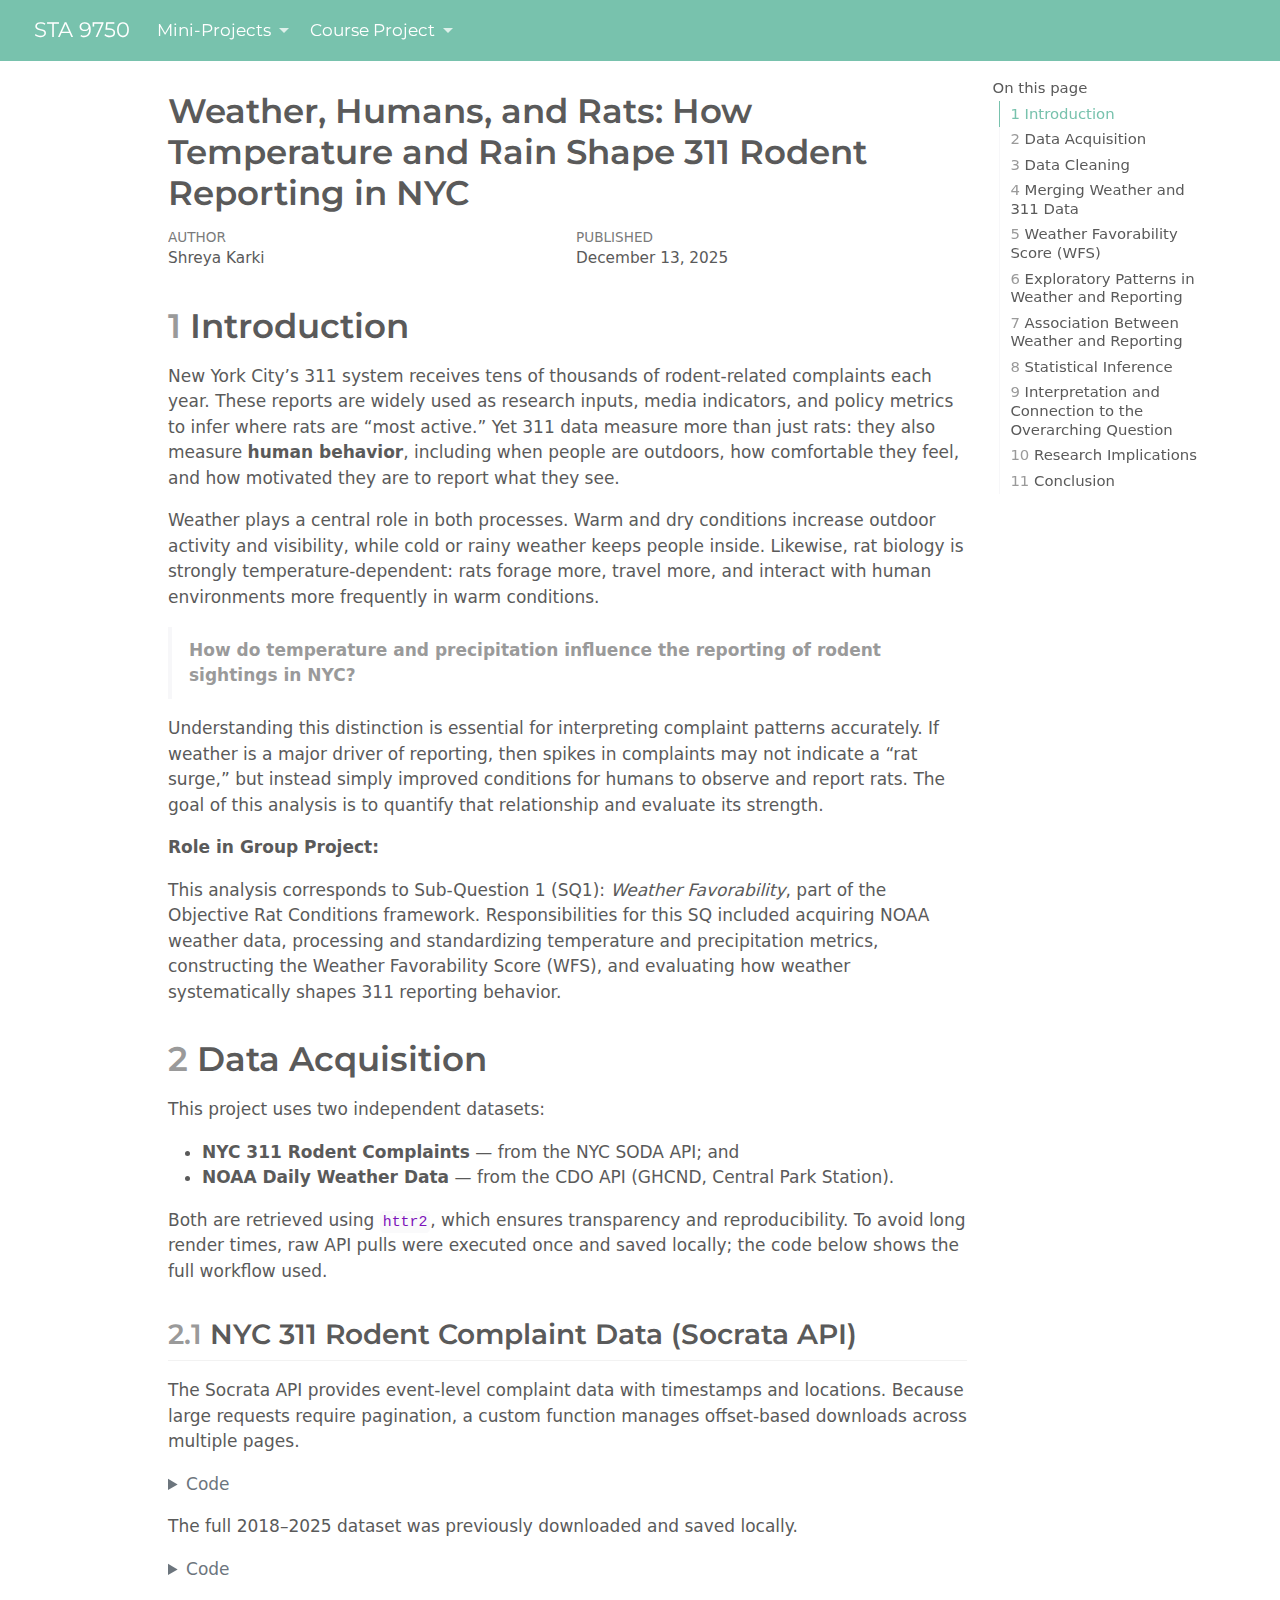
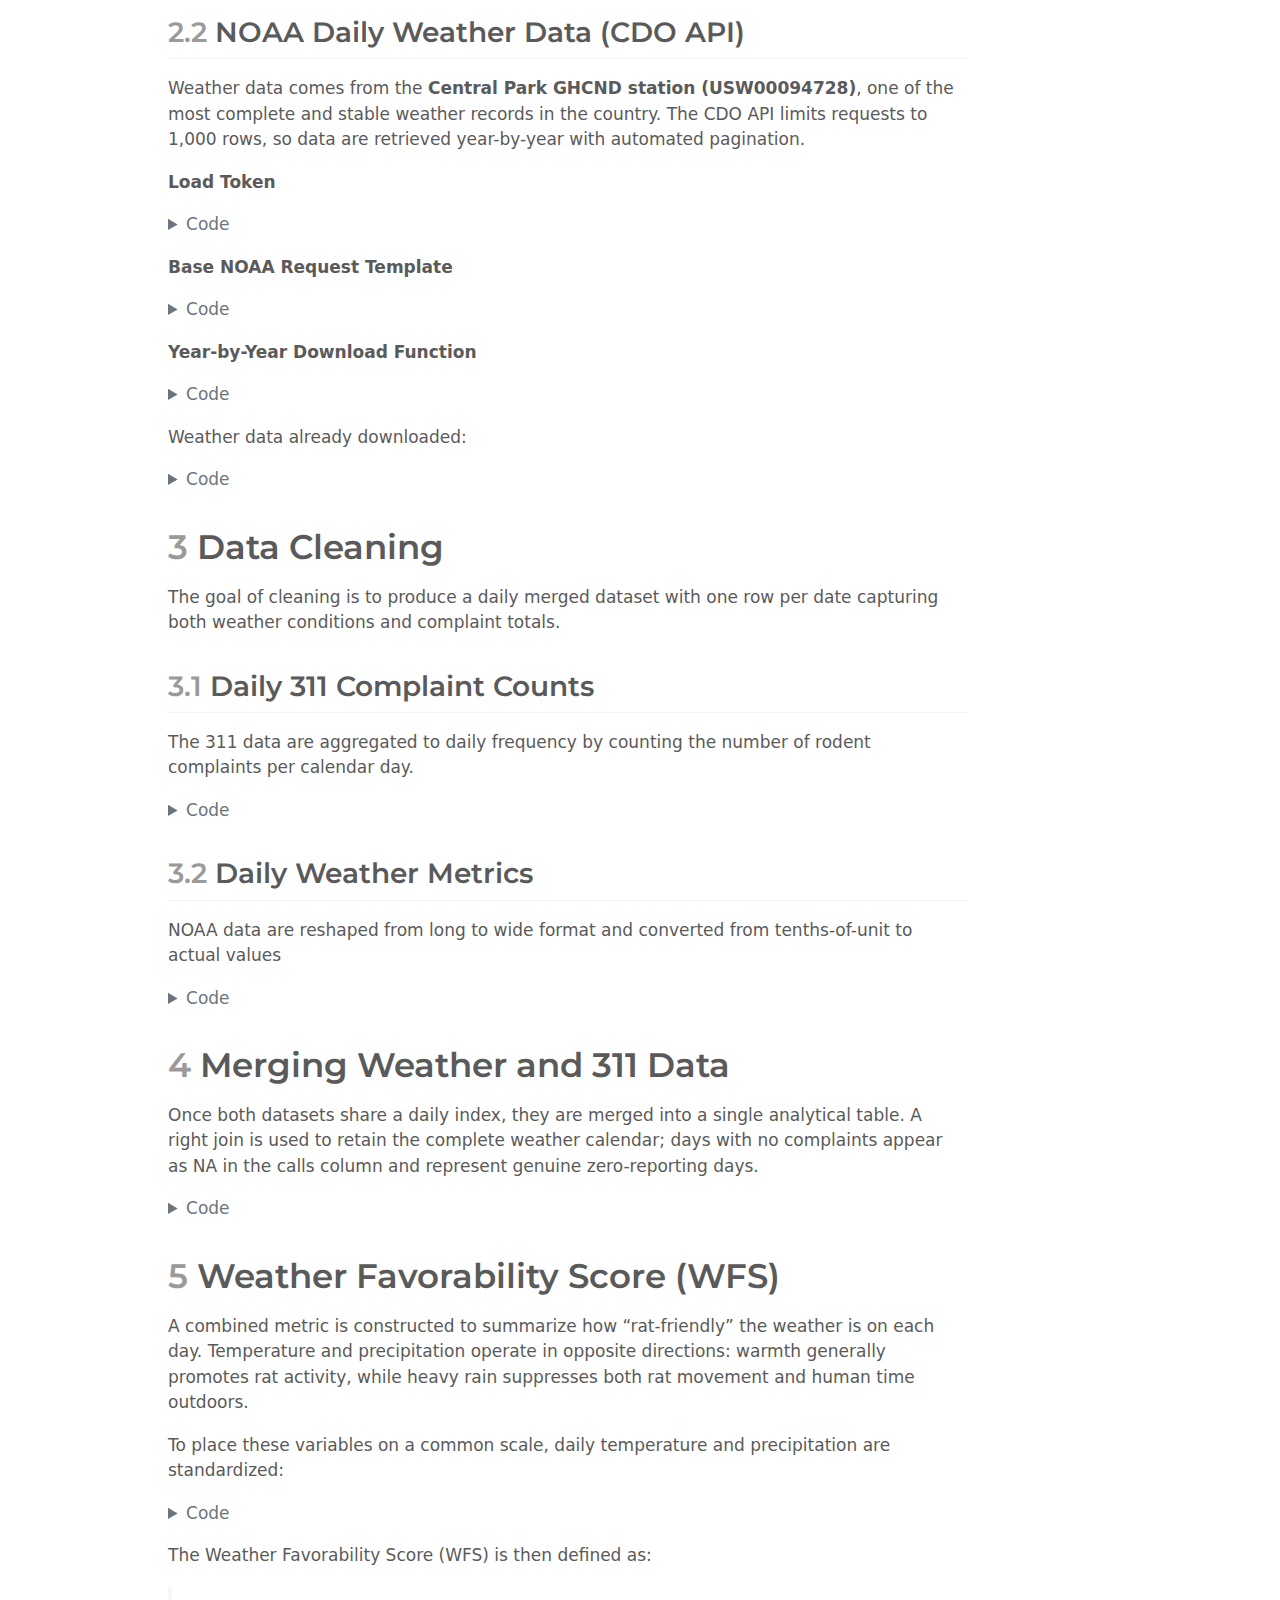
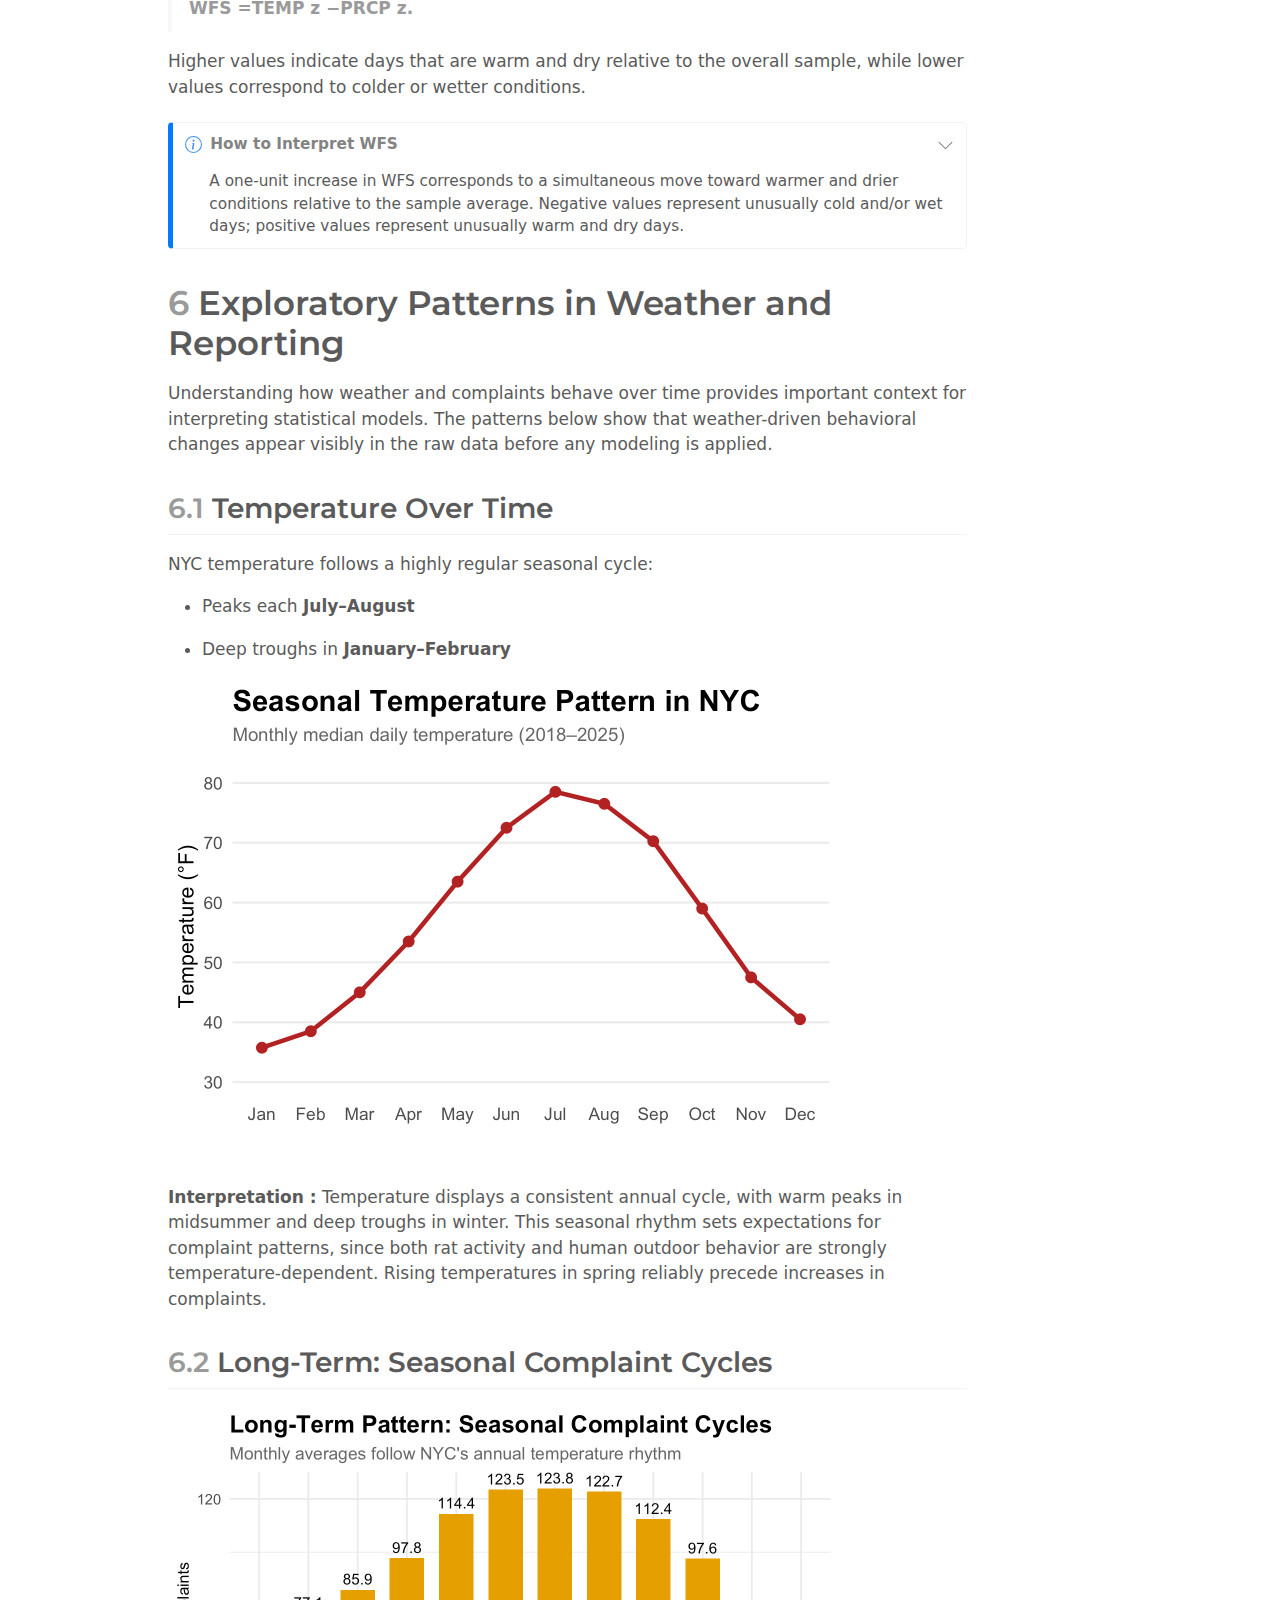
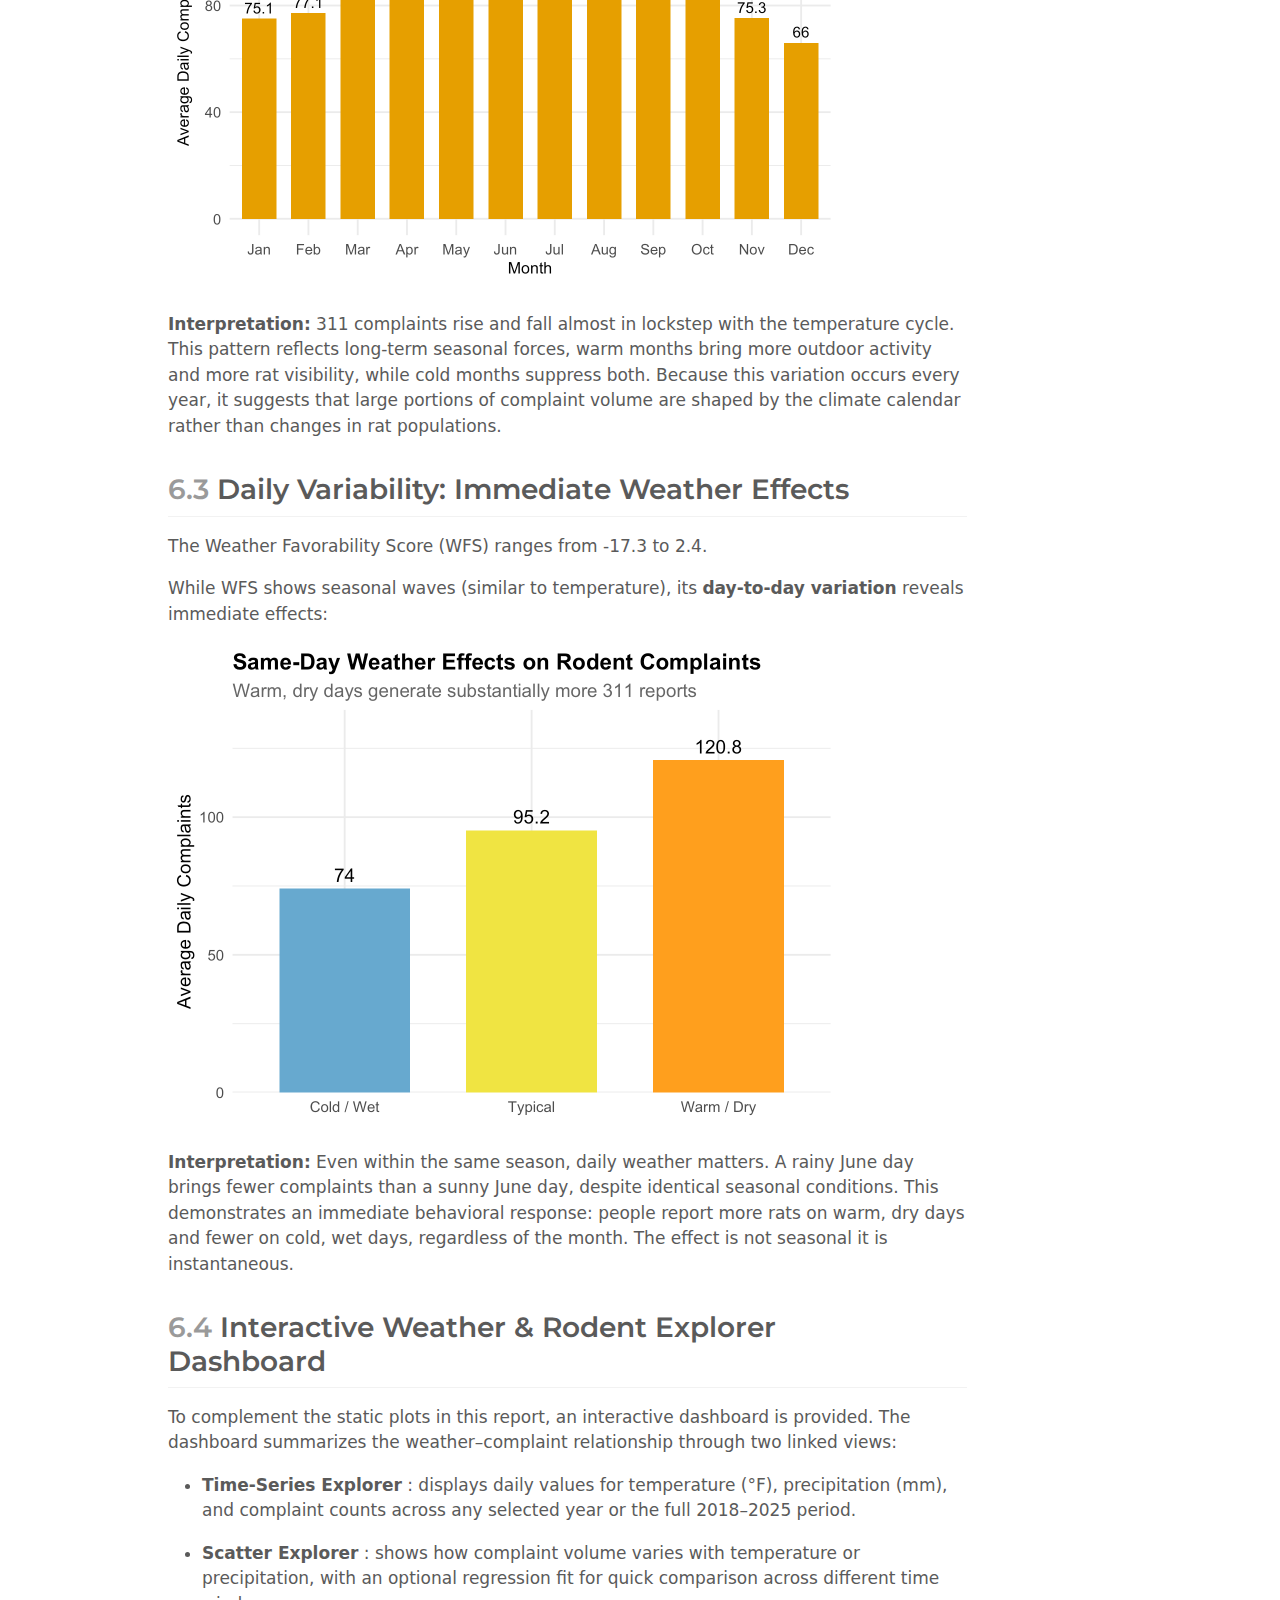
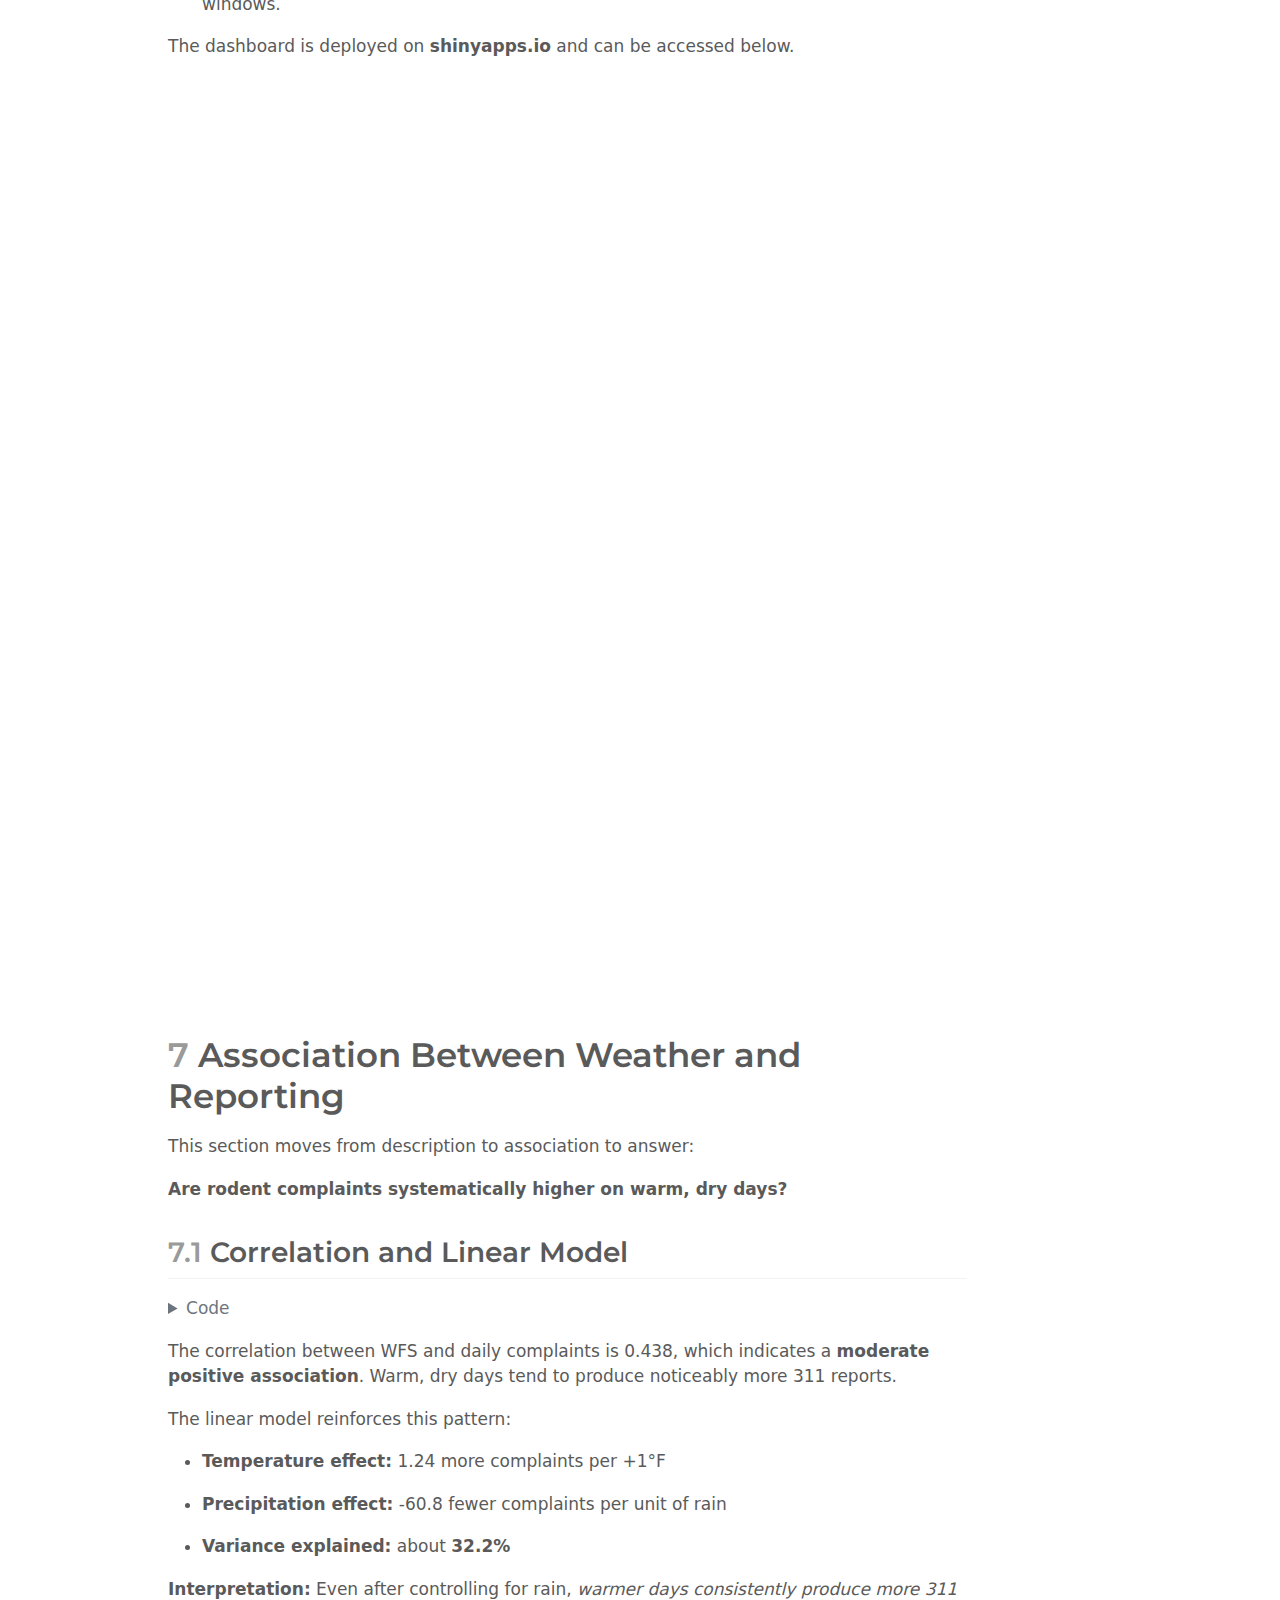
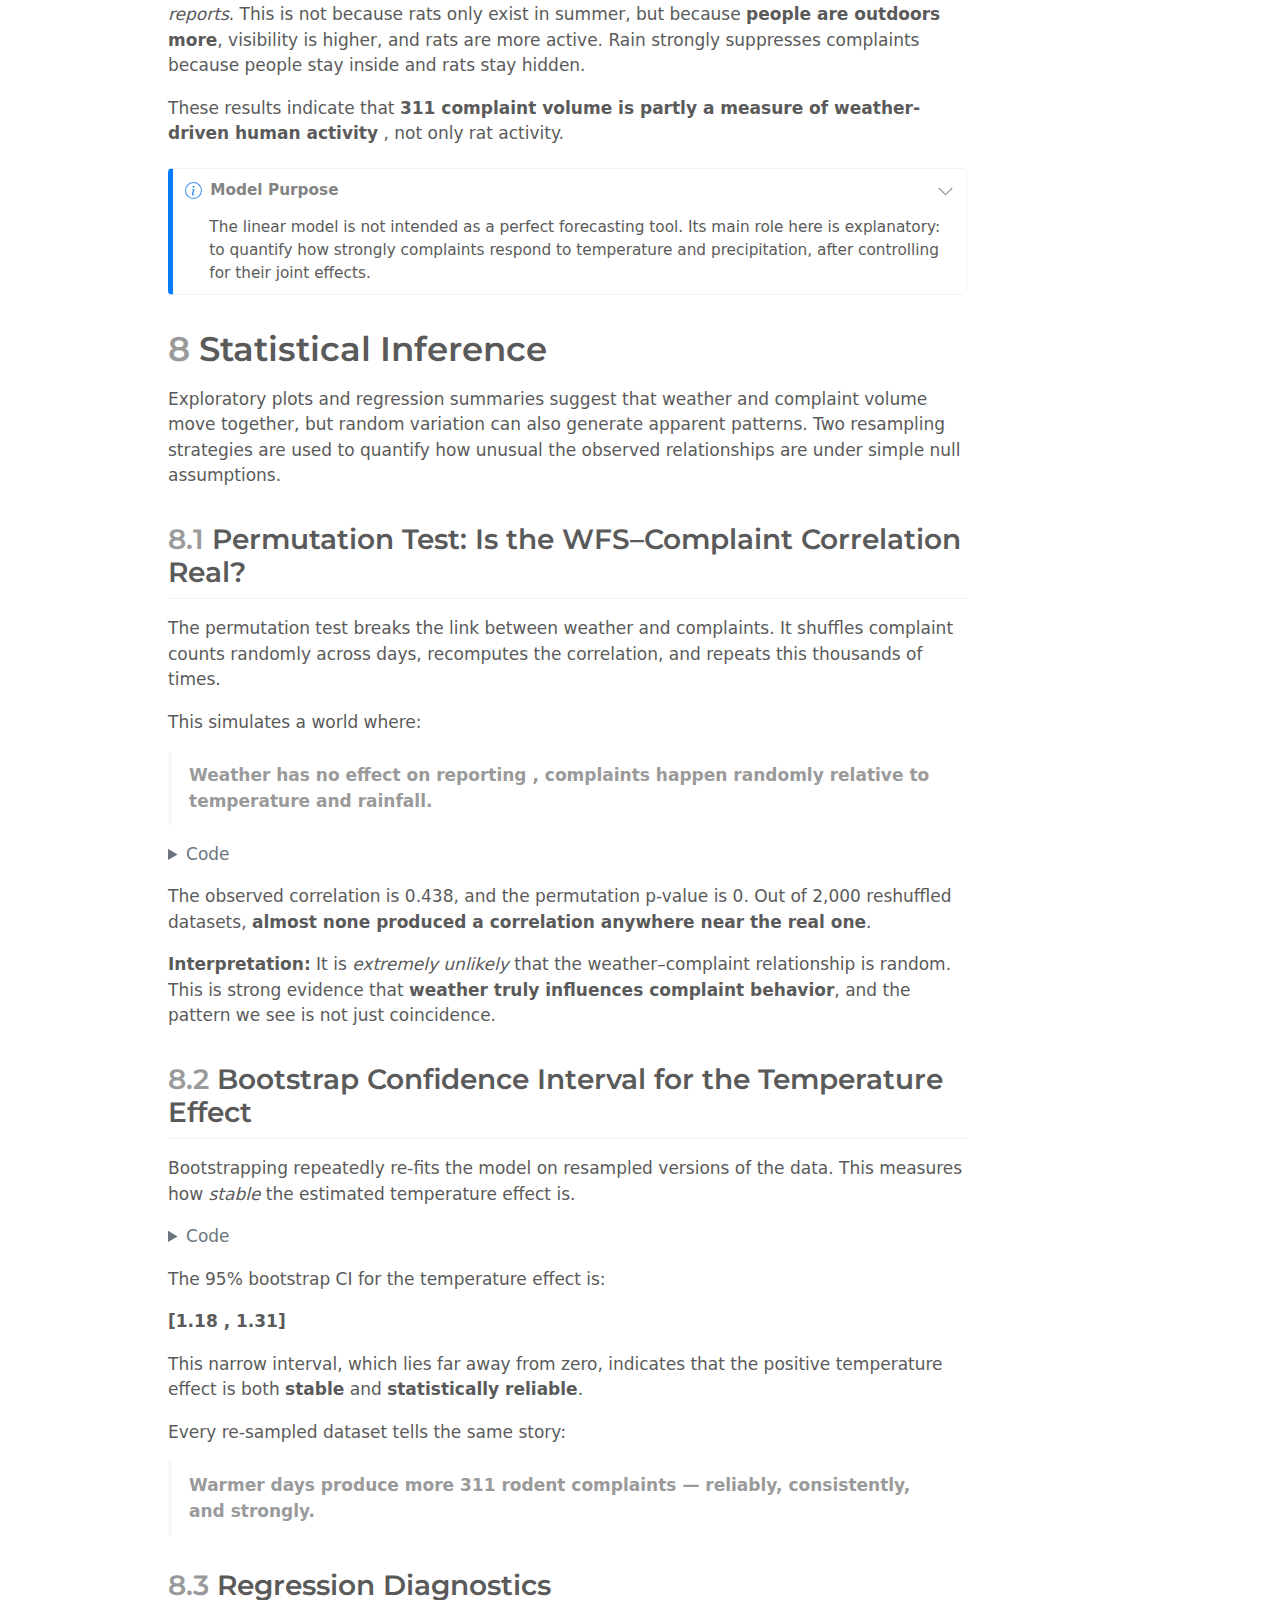
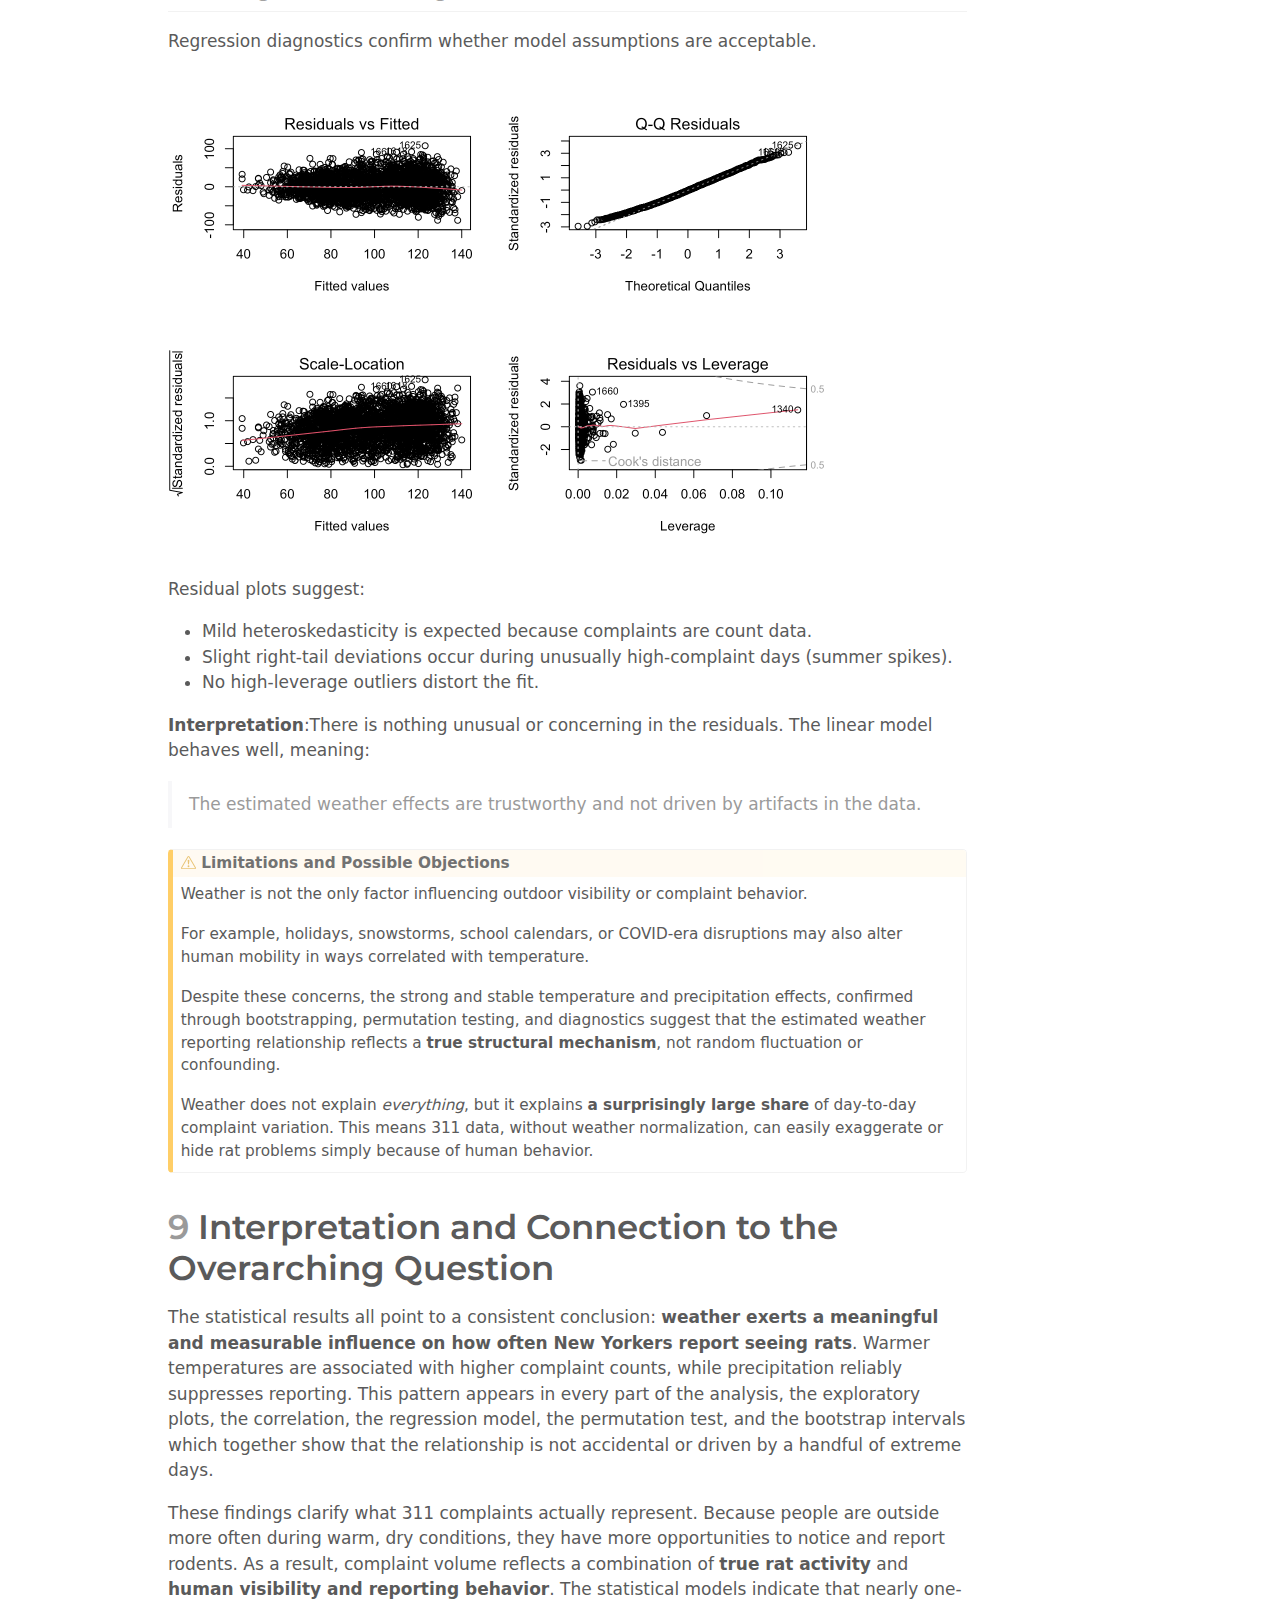
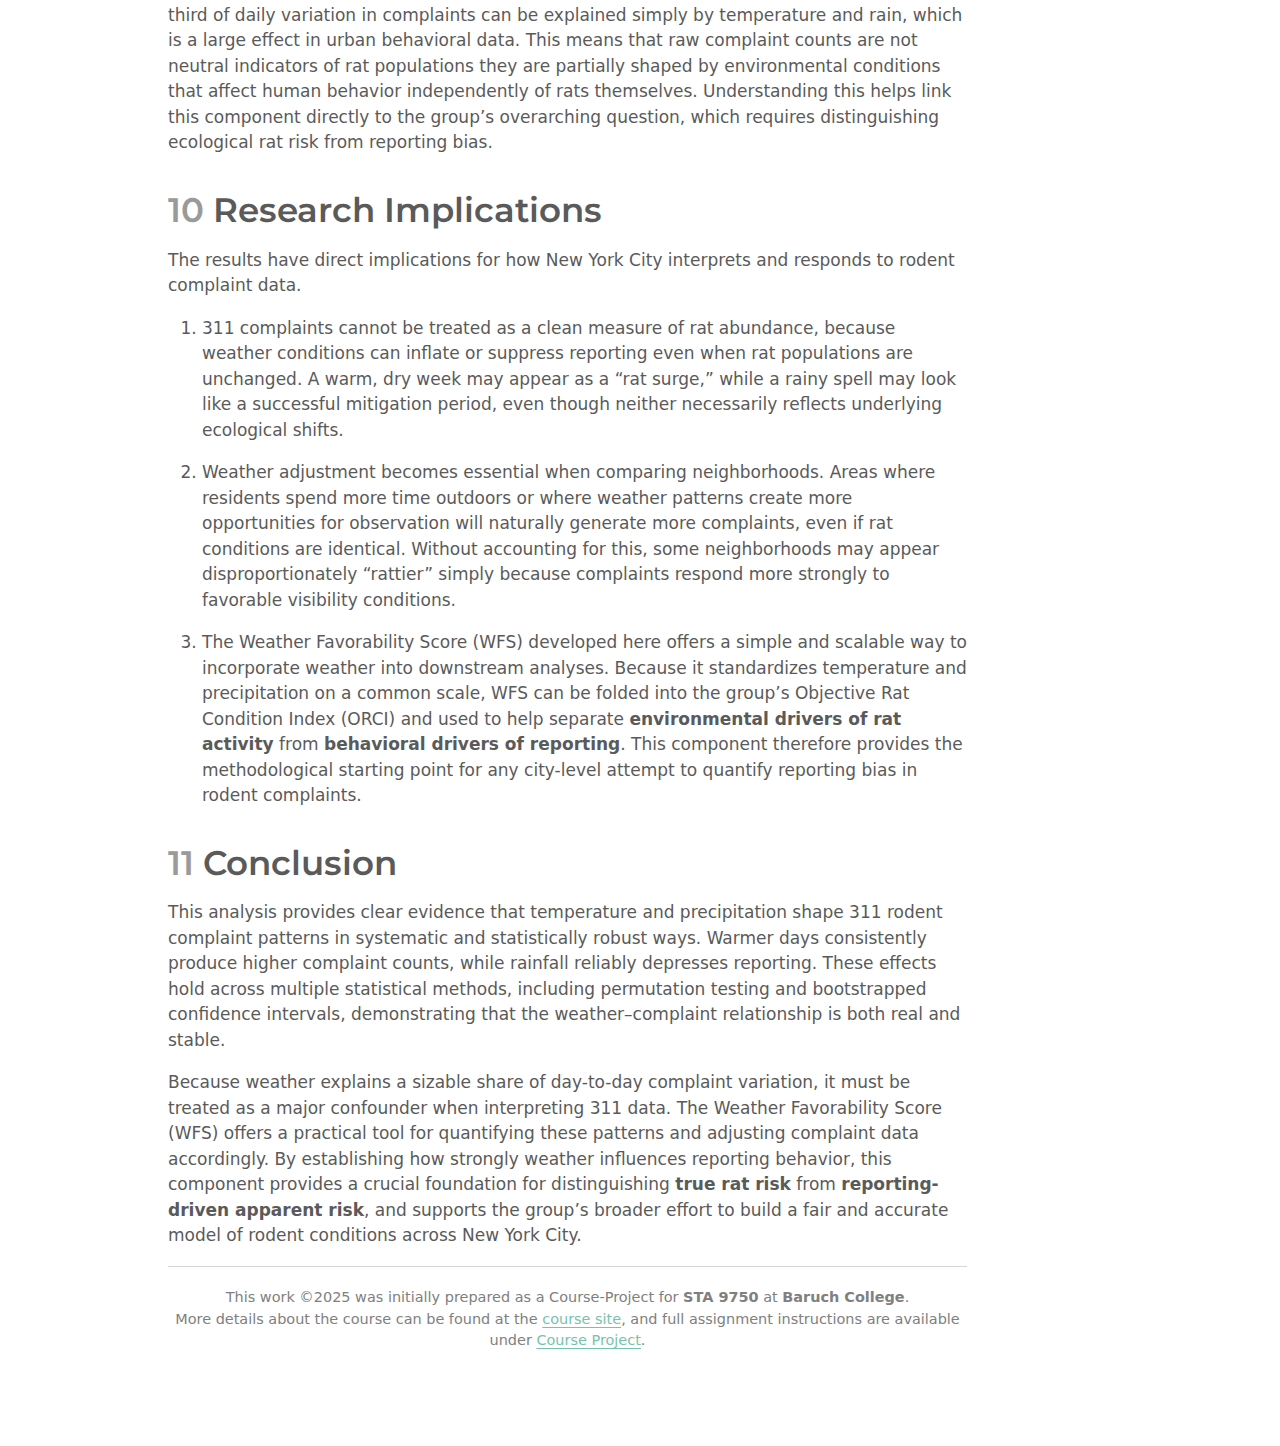
<file: docs/individual_report.html>
<!DOCTYPE html>
<html xmlns="http://www.w3.org/1999/xhtml" lang="en" xml:lang="en"><head>

<meta charset="utf-8">
<meta name="generator" content="quarto-1.8.22">

<meta name="viewport" content="width=device-width, initial-scale=1.0, user-scalable=yes">

<meta name="author" content="Shreya Karki">
<meta name="dcterms.date" content="2025-12-13">

<title>Weather, Humans, and Rats: How Temperature and Rain Shape 311 Rodent Reporting in NYC – STA 9750</title>
<style>
code{white-space: pre-wrap;}
span.smallcaps{font-variant: small-caps;}
div.columns{display: flex; gap: min(4vw, 1.5em);}
div.column{flex: auto; overflow-x: auto;}
div.hanging-indent{margin-left: 1.5em; text-indent: -1.5em;}
ul.task-list{list-style: none;}
ul.task-list li input[type="checkbox"] {
  width: 0.8em;
  margin: 0 0.8em 0.2em -1em; /* quarto-specific, see https://github.com/quarto-dev/quarto-cli/issues/4556 */ 
  vertical-align: middle;
}
/* CSS for syntax highlighting */
html { -webkit-text-size-adjust: 100%; }
pre > code.sourceCode { white-space: pre; position: relative; }
pre > code.sourceCode > span { display: inline-block; line-height: 1.25; }
pre > code.sourceCode > span:empty { height: 1.2em; }
.sourceCode { overflow: visible; }
code.sourceCode > span { color: inherit; text-decoration: inherit; }
div.sourceCode { margin: 1em 0; }
pre.sourceCode { margin: 0; }
@media screen {
div.sourceCode { overflow: auto; }
}
@media print {
pre > code.sourceCode { white-space: pre-wrap; }
pre > code.sourceCode > span { text-indent: -5em; padding-left: 5em; }
}
pre.numberSource code
  { counter-reset: source-line 0; }
pre.numberSource code > span
  { position: relative; left: -4em; counter-increment: source-line; }
pre.numberSource code > span > a:first-child::before
  { content: counter(source-line);
    position: relative; left: -1em; text-align: right; vertical-align: baseline;
    border: none; display: inline-block;
    -webkit-touch-callout: none; -webkit-user-select: none;
    -khtml-user-select: none; -moz-user-select: none;
    -ms-user-select: none; user-select: none;
    padding: 0 4px; width: 4em;
  }
pre.numberSource { margin-left: 3em;  padding-left: 4px; }
div.sourceCode
  {   }
@media screen {
pre > code.sourceCode > span > a:first-child::before { text-decoration: underline; }
}
</style>


<script src="site_libs/quarto-nav/quarto-nav.js"></script>
<script src="site_libs/quarto-nav/headroom.min.js"></script>
<script src="site_libs/clipboard/clipboard.min.js"></script>
<script src="site_libs/quarto-search/autocomplete.umd.js"></script>
<script src="site_libs/quarto-search/fuse.min.js"></script>
<script src="site_libs/quarto-search/quarto-search.js"></script>
<meta name="quarto:offset" content="./">
<script src="site_libs/quarto-html/quarto.js" type="module"></script>
<script src="site_libs/quarto-html/tabsets/tabsets.js" type="module"></script>
<script src="site_libs/quarto-html/axe/axe-check.js" type="module"></script>
<script src="site_libs/quarto-html/popper.min.js"></script>
<script src="site_libs/quarto-html/tippy.umd.min.js"></script>
<script src="site_libs/quarto-html/anchor.min.js"></script>
<link href="site_libs/quarto-html/tippy.css" rel="stylesheet">
<link href="site_libs/quarto-html/quarto-syntax-highlighting-cd7454b418030687c631a6a7286fbe16.css" rel="stylesheet" id="quarto-text-highlighting-styles">
<script src="site_libs/bootstrap/bootstrap.min.js"></script>
<link href="site_libs/bootstrap/bootstrap-icons.css" rel="stylesheet">
<link href="site_libs/bootstrap/bootstrap-5311e8573f1ca5d29999c4191e502ac3.min.css" rel="stylesheet" append-hash="true" id="quarto-bootstrap" data-mode="light">
<script id="quarto-search-options" type="application/json">{
  "location": "navbar",
  "copy-button": false,
  "collapse-after": 3,
  "panel-placement": "end",
  "type": "overlay",
  "limit": 50,
  "keyboard-shortcut": [
    "f",
    "/",
    "s"
  ],
  "show-item-context": false,
  "language": {
    "search-no-results-text": "No results",
    "search-matching-documents-text": "matching documents",
    "search-copy-link-title": "Copy link to search",
    "search-hide-matches-text": "Hide additional matches",
    "search-more-match-text": "more match in this document",
    "search-more-matches-text": "more matches in this document",
    "search-clear-button-title": "Clear",
    "search-text-placeholder": "",
    "search-detached-cancel-button-title": "Cancel",
    "search-submit-button-title": "Submit",
    "search-label": "Search"
  }
}</script>
<style>html{ scroll-behavior: smooth; }</style>


</head>

<body class="nav-fixed quarto-light">

<div id="quarto-search-results"></div>
  <header id="quarto-header" class="headroom fixed-top">
    <nav class="navbar navbar-expand-lg " data-bs-theme="dark">
      <div class="navbar-container container-fluid">
      <div class="navbar-brand-container mx-auto">
    <a href="./index.html" class="navbar-brand navbar-brand-logo">
    </a>
    <a class="navbar-brand" href="./index.html">
    <span class="navbar-title">STA 9750</span>
    </a>
  </div>
          <button class="navbar-toggler" type="button" data-bs-toggle="collapse" data-bs-target="#navbarCollapse" aria-controls="navbarCollapse" role="menu" aria-expanded="false" aria-label="Toggle navigation" onclick="if (window.quartoToggleHeadroom) { window.quartoToggleHeadroom(); }">
  <span class="navbar-toggler-icon"></span>
</button>
          <div class="collapse navbar-collapse" id="navbarCollapse">
            <ul class="navbar-nav navbar-nav-scroll me-auto">
  <li class="nav-item dropdown ">
    <a class="nav-link dropdown-toggle" href="#" id="nav-menu-mini-projects" role="link" data-bs-toggle="dropdown" aria-expanded="false">
 <span class="menu-text">Mini-Projects</span>
    </a>
    <ul class="dropdown-menu" aria-labelledby="nav-menu-mini-projects">    
        <li>
    <a class="dropdown-item" href="./mp01.html">
 <span class="dropdown-text">MP01</span></a>
  </li>  
        <li>
    <a class="dropdown-item" href="./mp02.html">
 <span class="dropdown-text">MP02</span></a>
  </li>  
        <li>
    <a class="dropdown-item" href="./mp03.html">
 <span class="dropdown-text">MP03</span></a>
  </li>  
        <li>
    <a class="dropdown-item" href="./mp04.html">
 <span class="dropdown-text">MP04</span></a>
  </li>  
    </ul>
  </li>
  <li class="nav-item dropdown ">
    <a class="nav-link dropdown-toggle" href="#" id="nav-menu-course-project" role="link" data-bs-toggle="dropdown" aria-expanded="false">
 <span class="menu-text">Course Project</span>
    </a>
    <ul class="dropdown-menu" aria-labelledby="nav-menu-course-project">    
        <li>
    <a class="dropdown-item" href="./individual_report.html">
 <span class="dropdown-text">Individual Report</span></a>
  </li>  
        <li>
    <a class="dropdown-item" href="./final_project.html">
 <span class="dropdown-text">Group Summary</span></a>
  </li>  
    </ul>
  </li>
</ul>
          </div> <!-- /navcollapse -->
            <div class="quarto-navbar-tools">
</div>
      </div> <!-- /container-fluid -->
    </nav>
</header>
<!-- content -->
<div id="quarto-content" class="quarto-container page-columns page-rows-contents page-layout-article page-navbar">
<!-- sidebar -->
<!-- margin-sidebar -->
    <div id="quarto-margin-sidebar" class="sidebar margin-sidebar">
        <nav id="TOC" role="doc-toc" class="toc-active">
    <h2 id="toc-title">On this page</h2>
   
  <ul>
  <li><a href="#introduction" id="toc-introduction" class="nav-link active" data-scroll-target="#introduction"><span class="header-section-number">1</span> Introduction</a></li>
  <li><a href="#data-acquisition" id="toc-data-acquisition" class="nav-link" data-scroll-target="#data-acquisition"><span class="header-section-number">2</span> Data Acquisition</a>
  <ul class="collapse">
  <li><a href="#nyc-311-rodent-complaint-data-socrata-api" id="toc-nyc-311-rodent-complaint-data-socrata-api" class="nav-link" data-scroll-target="#nyc-311-rodent-complaint-data-socrata-api"><span class="header-section-number">2.1</span> NYC 311 Rodent Complaint Data (Socrata API)</a></li>
  <li><a href="#noaa-daily-weather-data-cdo-api" id="toc-noaa-daily-weather-data-cdo-api" class="nav-link" data-scroll-target="#noaa-daily-weather-data-cdo-api"><span class="header-section-number">2.2</span> NOAA Daily Weather Data (CDO API)</a></li>
  </ul></li>
  <li><a href="#data-cleaning" id="toc-data-cleaning" class="nav-link" data-scroll-target="#data-cleaning"><span class="header-section-number">3</span> Data Cleaning</a>
  <ul class="collapse">
  <li><a href="#daily-311-complaint-counts" id="toc-daily-311-complaint-counts" class="nav-link" data-scroll-target="#daily-311-complaint-counts"><span class="header-section-number">3.1</span> Daily 311 Complaint Counts</a></li>
  <li><a href="#daily-weather-metrics" id="toc-daily-weather-metrics" class="nav-link" data-scroll-target="#daily-weather-metrics"><span class="header-section-number">3.2</span> Daily Weather Metrics</a></li>
  </ul></li>
  <li><a href="#merging-weather-and-311-data" id="toc-merging-weather-and-311-data" class="nav-link" data-scroll-target="#merging-weather-and-311-data"><span class="header-section-number">4</span> Merging Weather and 311 Data</a></li>
  <li><a href="#weather-favorability-score-wfs" id="toc-weather-favorability-score-wfs" class="nav-link" data-scroll-target="#weather-favorability-score-wfs"><span class="header-section-number">5</span> Weather Favorability Score (WFS)</a></li>
  <li><a href="#exploratory-patterns-in-weather-and-reporting" id="toc-exploratory-patterns-in-weather-and-reporting" class="nav-link" data-scroll-target="#exploratory-patterns-in-weather-and-reporting"><span class="header-section-number">6</span> Exploratory Patterns in Weather and Reporting</a>
  <ul class="collapse">
  <li><a href="#temperature-over-time" id="toc-temperature-over-time" class="nav-link" data-scroll-target="#temperature-over-time"><span class="header-section-number">6.1</span> Temperature Over Time</a></li>
  <li><a href="#long-term-seasonal-complaint-cycles" id="toc-long-term-seasonal-complaint-cycles" class="nav-link" data-scroll-target="#long-term-seasonal-complaint-cycles"><span class="header-section-number">6.2</span> Long-Term: Seasonal Complaint Cycles</a></li>
  <li><a href="#daily-variability-immediate-weather-effects" id="toc-daily-variability-immediate-weather-effects" class="nav-link" data-scroll-target="#daily-variability-immediate-weather-effects"><span class="header-section-number">6.3</span> Daily Variability: Immediate Weather Effects</a></li>
  <li><a href="#interactive-weather-rodent-explorer-dashboard" id="toc-interactive-weather-rodent-explorer-dashboard" class="nav-link" data-scroll-target="#interactive-weather-rodent-explorer-dashboard"><span class="header-section-number">6.4</span> Interactive Weather &amp; Rodent Explorer Dashboard</a></li>
  </ul></li>
  <li><a href="#association-between-weather-and-reporting" id="toc-association-between-weather-and-reporting" class="nav-link" data-scroll-target="#association-between-weather-and-reporting"><span class="header-section-number">7</span> Association Between Weather and Reporting</a>
  <ul class="collapse">
  <li><a href="#correlation-and-linear-model" id="toc-correlation-and-linear-model" class="nav-link" data-scroll-target="#correlation-and-linear-model"><span class="header-section-number">7.1</span> Correlation and Linear Model</a></li>
  </ul></li>
  <li><a href="#statistical-inference" id="toc-statistical-inference" class="nav-link" data-scroll-target="#statistical-inference"><span class="header-section-number">8</span> Statistical Inference</a>
  <ul class="collapse">
  <li><a href="#permutation-test-is-the-wfscomplaint-correlation-real" id="toc-permutation-test-is-the-wfscomplaint-correlation-real" class="nav-link" data-scroll-target="#permutation-test-is-the-wfscomplaint-correlation-real"><span class="header-section-number">8.1</span> Permutation Test: Is the WFS–Complaint Correlation Real?</a></li>
  <li><a href="#bootstrap-confidence-interval-for-the-temperature-effect" id="toc-bootstrap-confidence-interval-for-the-temperature-effect" class="nav-link" data-scroll-target="#bootstrap-confidence-interval-for-the-temperature-effect"><span class="header-section-number">8.2</span> Bootstrap Confidence Interval for the Temperature Effect</a></li>
  <li><a href="#regression-diagnostics" id="toc-regression-diagnostics" class="nav-link" data-scroll-target="#regression-diagnostics"><span class="header-section-number">8.3</span> Regression Diagnostics</a></li>
  </ul></li>
  <li><a href="#interpretation-and-connection-to-the-overarching-question" id="toc-interpretation-and-connection-to-the-overarching-question" class="nav-link" data-scroll-target="#interpretation-and-connection-to-the-overarching-question"><span class="header-section-number">9</span> Interpretation and Connection to the Overarching Question</a></li>
  <li><a href="#research-implications" id="toc-research-implications" class="nav-link" data-scroll-target="#research-implications"><span class="header-section-number">10</span> Research Implications</a></li>
  <li><a href="#conclusion" id="toc-conclusion" class="nav-link" data-scroll-target="#conclusion"><span class="header-section-number">11</span> Conclusion</a></li>
  </ul>
</nav>
    </div>
<!-- main -->
<main class="content" id="quarto-document-content">

<header id="title-block-header" class="quarto-title-block default">
<div class="quarto-title">
<h1 class="title">Weather, Humans, and Rats: How Temperature and Rain Shape 311 Rodent Reporting in NYC</h1>
</div>



<div class="quarto-title-meta">

    <div>
    <div class="quarto-title-meta-heading">Author</div>
    <div class="quarto-title-meta-contents">
             <p>Shreya Karki </p>
          </div>
  </div>
    
    <div>
    <div class="quarto-title-meta-heading">Published</div>
    <div class="quarto-title-meta-contents">
      <p class="date">December 13, 2025</p>
    </div>
  </div>
  
    
  </div>
  


</header>


<section id="introduction" class="level1" data-number="1">
<h1 data-number="1"><span class="header-section-number">1</span> Introduction</h1>
<p>New York City’s 311 system receives tens of thousands of rodent-related complaints each year. These reports are widely used as research inputs, media indicators, and policy metrics to infer where rats are “most active.” Yet 311 data measure more than just rats: they also measure <strong>human behavior</strong>, including when people are outdoors, how comfortable they feel, and how motivated they are to report what they see.</p>
<p>Weather plays a central role in both processes. Warm and dry conditions increase outdoor activity and visibility, while cold or rainy weather keeps people inside. Likewise, rat biology is strongly temperature-dependent: rats forage more, travel more, and interact with human environments more frequently in warm conditions.</p>
<blockquote class="blockquote">
<p><strong>How do temperature and precipitation influence the reporting of rodent sightings in NYC?</strong></p>
</blockquote>
<p>Understanding this distinction is essential for interpreting complaint patterns accurately. If weather is a major driver of reporting, then spikes in complaints may not indicate a “rat surge,” but instead simply improved conditions for humans to observe and report rats. The goal of this analysis is to quantify that relationship and evaluate its strength.</p>
<p><strong>Role in Group Project:</strong><br>
</p>
<p>This analysis corresponds to Sub-Question 1 (SQ1): <em>Weather Favorability</em>, part of the Objective Rat Conditions framework. Responsibilities for this SQ included acquiring NOAA weather data, processing and standardizing temperature and precipitation metrics, constructing the Weather Favorability Score (WFS), and evaluating how weather systematically shapes 311 reporting behavior.</p>
</section>
<section id="data-acquisition" class="level1" data-number="2">
<h1 data-number="2"><span class="header-section-number">2</span> Data Acquisition</h1>
<p>This project uses two independent datasets:</p>
<ul>
<li><strong>NYC 311 Rodent Complaints</strong> — from the NYC SODA API; and</li>
<li><strong>NOAA Daily Weather Data</strong> — from the CDO API (GHCND, Central Park Station).</li>
</ul>
<p>Both are retrieved using <code>httr2</code>, which ensures transparency and reproducibility. To avoid long render times, raw API pulls were executed once and saved locally; the code below shows the full workflow used.</p>
<section id="nyc-311-rodent-complaint-data-socrata-api" class="level2" data-number="2.1">
<h2 data-number="2.1" class="anchored" data-anchor-id="nyc-311-rodent-complaint-data-socrata-api"><span class="header-section-number">2.1</span> NYC 311 Rodent Complaint Data (Socrata API)</h2>
<p>The Socrata API provides event-level complaint data with timestamps and locations. Because large requests require pagination, a custom function manages offset-based downloads across multiple pages.</p>
<div class="cell">
<details class="code-fold">
<summary>Code</summary>
<div class="code-copy-outer-scaffold"><div class="sourceCode cell-code" id="cb1"><pre class="sourceCode r code-with-copy"><code class="sourceCode r"><span id="cb1-1"><a href="#cb1-1" aria-hidden="true" tabindex="-1"></a><span class="co"># implements pagination for datasets exceeding 50,000 records</span></span>
<span id="cb1-2"><a href="#cb1-2" aria-hidden="true" tabindex="-1"></a></span>
<span id="cb1-3"><a href="#cb1-3" aria-hidden="true" tabindex="-1"></a>download_311 <span class="ot">&lt;-</span> <span class="cf">function</span>(<span class="at">start_date =</span> <span class="st">"2018-01-01T00:00:00.000"</span>) {</span>
<span id="cb1-4"><a href="#cb1-4" aria-hidden="true" tabindex="-1"></a>  </span>
<span id="cb1-5"><a href="#cb1-5" aria-hidden="true" tabindex="-1"></a>  rodent_url <span class="ot">&lt;-</span> <span class="st">"https://data.cityofnewyork.us/resource/cvf2-zn8s.csv"</span></span>
<span id="cb1-6"><a href="#cb1-6" aria-hidden="true" tabindex="-1"></a> </span>
<span id="cb1-7"><a href="#cb1-7" aria-hidden="true" tabindex="-1"></a>  <span class="co"># Base request template with essential parameters</span></span>
<span id="cb1-8"><a href="#cb1-8" aria-hidden="true" tabindex="-1"></a>  base_req <span class="ot">&lt;-</span> <span class="fu">request</span>(rodent_url) <span class="sc">|&gt;</span></span>
<span id="cb1-9"><a href="#cb1-9" aria-hidden="true" tabindex="-1"></a>    <span class="fu">req_url_query</span>(</span>
<span id="cb1-10"><a href="#cb1-10" aria-hidden="true" tabindex="-1"></a>      <span class="st">"$select"</span> <span class="ot">=</span> <span class="st">"created_date, borough, latitude, longitude"</span>,</span>
<span id="cb1-11"><a href="#cb1-11" aria-hidden="true" tabindex="-1"></a>      <span class="st">"$where"</span>  <span class="ot">=</span> <span class="fu">paste0</span>(<span class="st">"created_date &gt;= '"</span>, start_date, <span class="st">"'"</span>),</span>
<span id="cb1-12"><a href="#cb1-12" aria-hidden="true" tabindex="-1"></a>      <span class="st">"$order"</span>  <span class="ot">=</span> <span class="st">"created_date"</span>, <span class="co"># Required for stable pagination</span></span>
<span id="cb1-13"><a href="#cb1-13" aria-hidden="true" tabindex="-1"></a>      <span class="st">"$limit"</span>  <span class="ot">=</span> <span class="st">"50000"</span></span>
<span id="cb1-14"><a href="#cb1-14" aria-hidden="true" tabindex="-1"></a>    ) <span class="sc">|&gt;</span></span>
<span id="cb1-15"><a href="#cb1-15" aria-hidden="true" tabindex="-1"></a>    <span class="fu">req_retry</span>(<span class="at">max_tries =</span> <span class="dv">5</span>) <span class="sc">|&gt;</span></span>
<span id="cb1-16"><a href="#cb1-16" aria-hidden="true" tabindex="-1"></a>    <span class="fu">req_error</span>(<span class="at">is_error =</span> <span class="sc">~</span> <span class="cn">FALSE</span>)</span>
<span id="cb1-17"><a href="#cb1-17" aria-hidden="true" tabindex="-1"></a></span>
<span id="cb1-18"><a href="#cb1-18" aria-hidden="true" tabindex="-1"></a>  offset <span class="ot">&lt;-</span> <span class="dv">0</span></span>
<span id="cb1-19"><a href="#cb1-19" aria-hidden="true" tabindex="-1"></a>  page <span class="ot">&lt;-</span> <span class="dv">1</span></span>
<span id="cb1-20"><a href="#cb1-20" aria-hidden="true" tabindex="-1"></a>  pages <span class="ot">&lt;-</span> <span class="fu">list</span>()</span>
<span id="cb1-21"><a href="#cb1-21" aria-hidden="true" tabindex="-1"></a></span>
<span id="cb1-22"><a href="#cb1-22" aria-hidden="true" tabindex="-1"></a> <span class="co"># Pagination loop: continue until empty response</span></span>
<span id="cb1-23"><a href="#cb1-23" aria-hidden="true" tabindex="-1"></a>  <span class="cf">repeat</span> {</span>
<span id="cb1-24"><a href="#cb1-24" aria-hidden="true" tabindex="-1"></a>    <span class="fu">message</span>(<span class="st">"Page "</span>, page, <span class="st">" (offset = "</span>, offset, <span class="st">")"</span>)</span>
<span id="cb1-25"><a href="#cb1-25" aria-hidden="true" tabindex="-1"></a></span>
<span id="cb1-26"><a href="#cb1-26" aria-hidden="true" tabindex="-1"></a>    batch <span class="ot">&lt;-</span> base_req <span class="sc">|&gt;</span></span>
<span id="cb1-27"><a href="#cb1-27" aria-hidden="true" tabindex="-1"></a>      <span class="fu">req_url_query</span>(<span class="st">"$offset"</span> <span class="ot">=</span> offset) <span class="sc">|&gt;</span></span>
<span id="cb1-28"><a href="#cb1-28" aria-hidden="true" tabindex="-1"></a>      <span class="fu">req_perform</span>() <span class="sc">|&gt;</span></span>
<span id="cb1-29"><a href="#cb1-29" aria-hidden="true" tabindex="-1"></a>      <span class="fu">resp_body_string</span>() <span class="sc">|&gt;</span></span>
<span id="cb1-30"><a href="#cb1-30" aria-hidden="true" tabindex="-1"></a>      <span class="fu">read_csv</span>(<span class="at">show_col_types =</span> <span class="cn">FALSE</span>)</span>
<span id="cb1-31"><a href="#cb1-31" aria-hidden="true" tabindex="-1"></a></span>
<span id="cb1-32"><a href="#cb1-32" aria-hidden="true" tabindex="-1"></a>    <span class="cf">if</span> (<span class="fu">nrow</span>(batch) <span class="sc">==</span> <span class="dv">0</span>) <span class="cf">break</span></span>
<span id="cb1-33"><a href="#cb1-33" aria-hidden="true" tabindex="-1"></a></span>
<span id="cb1-34"><a href="#cb1-34" aria-hidden="true" tabindex="-1"></a>    pages[[page]] <span class="ot">&lt;-</span> batch</span>
<span id="cb1-35"><a href="#cb1-35" aria-hidden="true" tabindex="-1"></a>    offset <span class="ot">&lt;-</span> offset <span class="sc">+</span> <span class="dv">50000</span></span>
<span id="cb1-36"><a href="#cb1-36" aria-hidden="true" tabindex="-1"></a>    page <span class="ot">&lt;-</span> page <span class="sc">+</span> <span class="dv">1</span></span>
<span id="cb1-37"><a href="#cb1-37" aria-hidden="true" tabindex="-1"></a>  }</span>
<span id="cb1-38"><a href="#cb1-38" aria-hidden="true" tabindex="-1"></a></span>
<span id="cb1-39"><a href="#cb1-39" aria-hidden="true" tabindex="-1"></a> <span class="co"># Combine all pages into single data frame</span></span>
<span id="cb1-40"><a href="#cb1-40" aria-hidden="true" tabindex="-1"></a>  <span class="fu">bind_rows</span>(pages) </span>
<span id="cb1-41"><a href="#cb1-41" aria-hidden="true" tabindex="-1"></a>  }</span></code></pre></div><button title="Copy to Clipboard" class="code-copy-button"><i class="bi"></i></button></div>
</details>
</div>
<p>The full 2018–2025 dataset was previously downloaded and saved locally.</p>
<div class="cell">
<details class="code-fold">
<summary>Code</summary>
<div class="code-copy-outer-scaffold"><div class="sourceCode cell-code" id="cb2"><pre class="sourceCode r code-with-copy"><code class="sourceCode r"><span id="cb2-1"><a href="#cb2-1" aria-hidden="true" tabindex="-1"></a>rodent_raw <span class="ot">&lt;-</span> <span class="fu">read_csv</span>(<span class="st">"data/individual_report/rodent_2018_2025.csv"</span>, <span class="at">show_col_types =</span> <span class="cn">FALSE</span>)</span>
<span id="cb2-2"><a href="#cb2-2" aria-hidden="true" tabindex="-1"></a><span class="fu">glimpse</span>(rodent_raw)</span></code></pre></div><button title="Copy to Clipboard" class="code-copy-button"><i class="bi"></i></button></div>
</details>
</div>
</section>
<section id="noaa-daily-weather-data-cdo-api" class="level2" data-number="2.2">
<h2 data-number="2.2" class="anchored" data-anchor-id="noaa-daily-weather-data-cdo-api"><span class="header-section-number">2.2</span> NOAA Daily Weather Data (CDO API)</h2>
<p>Weather data comes from the <strong>Central Park GHCND station (USW00094728)</strong>, one of the most complete and stable weather records in the country. The CDO API limits requests to 1,000 rows, so data are retrieved year-by-year with automated pagination.</p>
<p><strong>Load Token</strong></p>
<div class="cell">
<details class="code-fold">
<summary>Code</summary>
<div class="code-copy-outer-scaffold"><div class="sourceCode cell-code" id="cb3"><pre class="sourceCode r code-with-copy"><code class="sourceCode r"><span id="cb3-1"><a href="#cb3-1" aria-hidden="true" tabindex="-1"></a><span class="co"># NOAA API requires a personal token. Storing it in .Renviron</span></span>
<span id="cb3-2"><a href="#cb3-2" aria-hidden="true" tabindex="-1"></a><span class="co"># improves reproducibility, prevents accidental GitHub leaks, and</span></span>
<span id="cb3-3"><a href="#cb3-3" aria-hidden="true" tabindex="-1"></a><span class="co"># follows best practices taught in STA 9750.</span></span>
<span id="cb3-4"><a href="#cb3-4" aria-hidden="true" tabindex="-1"></a>noaa_token <span class="ot">&lt;-</span> <span class="fu">Sys.getenv</span>(<span class="st">"NOAA_TOKEN"</span>)</span>
<span id="cb3-5"><a href="#cb3-5" aria-hidden="true" tabindex="-1"></a></span>
<span id="cb3-6"><a href="#cb3-6" aria-hidden="true" tabindex="-1"></a><span class="cf">if</span> (noaa_token <span class="sc">==</span> <span class="st">""</span>) {</span>
<span id="cb3-7"><a href="#cb3-7" aria-hidden="true" tabindex="-1"></a>  <span class="fu">stop</span>(<span class="st">"NOAA_TOKEN not found — please add it to your .Renviron file."</span>)</span>
<span id="cb3-8"><a href="#cb3-8" aria-hidden="true" tabindex="-1"></a>}</span></code></pre></div><button title="Copy to Clipboard" class="code-copy-button"><i class="bi"></i></button></div>
</details>
</div>
<p><strong>Base NOAA Request Template</strong></p>
<div class="cell">
<details class="code-fold">
<summary>Code</summary>
<div class="code-copy-outer-scaffold"><div class="sourceCode cell-code" id="cb4"><pre class="sourceCode r code-with-copy"><code class="sourceCode r"><span id="cb4-1"><a href="#cb4-1" aria-hidden="true" tabindex="-1"></a><span class="co"># Templated request stores shared parameters:</span></span>
<span id="cb4-2"><a href="#cb4-2" aria-hidden="true" tabindex="-1"></a><span class="co"># - datasetid: Daily Summaries (GHCND)</span></span>
<span id="cb4-3"><a href="#cb4-3" aria-hidden="true" tabindex="-1"></a><span class="co"># - stationid: Central Park weather station</span></span>
<span id="cb4-4"><a href="#cb4-4" aria-hidden="true" tabindex="-1"></a><span class="co"># - breaking into 1-year chunks due to API limits</span></span>
<span id="cb4-5"><a href="#cb4-5" aria-hidden="true" tabindex="-1"></a><span class="co">#</span></span>
<span id="cb4-6"><a href="#cb4-6" aria-hidden="true" tabindex="-1"></a><span class="co"># Using a template prevents duplication in pagination requests</span></span>
<span id="cb4-7"><a href="#cb4-7" aria-hidden="true" tabindex="-1"></a><span class="co"># and ensures consistency across all API calls.</span></span>
<span id="cb4-8"><a href="#cb4-8" aria-hidden="true" tabindex="-1"></a>noaa_base <span class="ot">&lt;-</span> <span class="st">"https://www.ncei.noaa.gov/cdo-web/api/v2/data"</span></span>
<span id="cb4-9"><a href="#cb4-9" aria-hidden="true" tabindex="-1"></a></span>
<span id="cb4-10"><a href="#cb4-10" aria-hidden="true" tabindex="-1"></a>noaa_template <span class="ot">&lt;-</span> <span class="fu">request</span>(noaa_base) <span class="sc">|&gt;</span></span>
<span id="cb4-11"><a href="#cb4-11" aria-hidden="true" tabindex="-1"></a>  <span class="fu">req_headers</span>(</span>
<span id="cb4-12"><a href="#cb4-12" aria-hidden="true" tabindex="-1"></a>    <span class="at">token =</span> noaa_token,</span>
<span id="cb4-13"><a href="#cb4-13" aria-hidden="true" tabindex="-1"></a>    <span class="at">Accept =</span> <span class="st">"application/json"</span></span>
<span id="cb4-14"><a href="#cb4-14" aria-hidden="true" tabindex="-1"></a>  ) <span class="sc">|&gt;</span></span>
<span id="cb4-15"><a href="#cb4-15" aria-hidden="true" tabindex="-1"></a>  <span class="fu">req_url_query</span>(</span>
<span id="cb4-16"><a href="#cb4-16" aria-hidden="true" tabindex="-1"></a>    <span class="at">datasetid       =</span> <span class="st">"GHCND"</span>,</span>
<span id="cb4-17"><a href="#cb4-17" aria-hidden="true" tabindex="-1"></a>    <span class="at">stationid       =</span> <span class="st">"GHCND:USW00094728"</span>,</span>
<span id="cb4-18"><a href="#cb4-18" aria-hidden="true" tabindex="-1"></a>    <span class="at">units           =</span> <span class="st">"standard"</span>,</span>
<span id="cb4-19"><a href="#cb4-19" aria-hidden="true" tabindex="-1"></a>    <span class="at">datatypeid      =</span> <span class="st">"TMAX,TMIN,PRCP"</span>,</span>
<span id="cb4-20"><a href="#cb4-20" aria-hidden="true" tabindex="-1"></a>    <span class="at">includemetadata =</span> <span class="st">"true"</span>,        </span>
<span id="cb4-21"><a href="#cb4-21" aria-hidden="true" tabindex="-1"></a>    <span class="at">limit           =</span> <span class="dv">1000</span></span>
<span id="cb4-22"><a href="#cb4-22" aria-hidden="true" tabindex="-1"></a>  )</span></code></pre></div><button title="Copy to Clipboard" class="code-copy-button"><i class="bi"></i></button></div>
</details>
</div>
<p><strong>Year-by-Year Download Function</strong></p>
<div class="cell">
<details class="code-fold">
<summary>Code</summary>
<div class="code-copy-outer-scaffold"><div class="sourceCode cell-code" id="cb5"><pre class="sourceCode r code-with-copy"><code class="sourceCode r"><span id="cb5-1"><a href="#cb5-1" aria-hidden="true" tabindex="-1"></a><span class="co"># NOAA Daily Weather Data (GHCND — Central Park Station)</span></span>
<span id="cb5-2"><a href="#cb5-2" aria-hidden="true" tabindex="-1"></a><span class="co"># Download Years: 2018–2025</span></span>
<span id="cb5-3"><a href="#cb5-3" aria-hidden="true" tabindex="-1"></a></span>
<span id="cb5-4"><a href="#cb5-4" aria-hidden="true" tabindex="-1"></a><span class="co"># Load NOAA TOKEN (stored securely in ~/.Renviron)</span></span>
<span id="cb5-5"><a href="#cb5-5" aria-hidden="true" tabindex="-1"></a></span>
<span id="cb5-6"><a href="#cb5-6" aria-hidden="true" tabindex="-1"></a>noaa_token <span class="ot">&lt;-</span> <span class="fu">Sys.getenv</span>(<span class="st">"NOAA_TOKEN"</span>)</span>
<span id="cb5-7"><a href="#cb5-7" aria-hidden="true" tabindex="-1"></a></span>
<span id="cb5-8"><a href="#cb5-8" aria-hidden="true" tabindex="-1"></a><span class="cf">if</span> (noaa_token <span class="sc">==</span> <span class="st">""</span>) {</span>
<span id="cb5-9"><a href="#cb5-9" aria-hidden="true" tabindex="-1"></a>  <span class="fu">stop</span>(<span class="st">"NOAA_TOKEN not found — please add it to your .Renviron file."</span>)</span>
<span id="cb5-10"><a href="#cb5-10" aria-hidden="true" tabindex="-1"></a>}</span>
<span id="cb5-11"><a href="#cb5-11" aria-hidden="true" tabindex="-1"></a></span>
<span id="cb5-12"><a href="#cb5-12" aria-hidden="true" tabindex="-1"></a></span>
<span id="cb5-13"><a href="#cb5-13" aria-hidden="true" tabindex="-1"></a><span class="co"># Build Base NOAA Request Template</span></span>
<span id="cb5-14"><a href="#cb5-14" aria-hidden="true" tabindex="-1"></a>noaa_base <span class="ot">&lt;-</span> <span class="st">"https://www.ncei.noaa.gov/cdo-web/api/v2/data"</span></span>
<span id="cb5-15"><a href="#cb5-15" aria-hidden="true" tabindex="-1"></a></span>
<span id="cb5-16"><a href="#cb5-16" aria-hidden="true" tabindex="-1"></a>noaa_template <span class="ot">&lt;-</span> <span class="fu">request</span>(noaa_base) <span class="sc">|&gt;</span></span>
<span id="cb5-17"><a href="#cb5-17" aria-hidden="true" tabindex="-1"></a>  <span class="fu">req_headers</span>(</span>
<span id="cb5-18"><a href="#cb5-18" aria-hidden="true" tabindex="-1"></a>    <span class="at">token  =</span> noaa_token,</span>
<span id="cb5-19"><a href="#cb5-19" aria-hidden="true" tabindex="-1"></a>    <span class="at">Accept =</span> <span class="st">"application/json"</span></span>
<span id="cb5-20"><a href="#cb5-20" aria-hidden="true" tabindex="-1"></a>  ) <span class="sc">|&gt;</span></span>
<span id="cb5-21"><a href="#cb5-21" aria-hidden="true" tabindex="-1"></a>  <span class="fu">req_url_query</span>(</span>
<span id="cb5-22"><a href="#cb5-22" aria-hidden="true" tabindex="-1"></a>    <span class="at">datasetid       =</span> <span class="st">"GHCND"</span>,</span>
<span id="cb5-23"><a href="#cb5-23" aria-hidden="true" tabindex="-1"></a>    <span class="at">stationid       =</span> <span class="st">"GHCND:USW00094728"</span>,   <span class="co"># Central Park</span></span>
<span id="cb5-24"><a href="#cb5-24" aria-hidden="true" tabindex="-1"></a>    <span class="at">datatypeid      =</span> <span class="st">"TMAX,TMIN,PRCP"</span>,      <span class="co"># Needed variables</span></span>
<span id="cb5-25"><a href="#cb5-25" aria-hidden="true" tabindex="-1"></a>    <span class="at">units           =</span> <span class="st">"standard"</span>,</span>
<span id="cb5-26"><a href="#cb5-26" aria-hidden="true" tabindex="-1"></a>    <span class="at">includemetadata =</span> <span class="st">"true"</span>,</span>
<span id="cb5-27"><a href="#cb5-27" aria-hidden="true" tabindex="-1"></a>    <span class="at">limit           =</span> <span class="dv">1000</span>                   <span class="co"># NOAA max per page</span></span>
<span id="cb5-28"><a href="#cb5-28" aria-hidden="true" tabindex="-1"></a>  )</span>
<span id="cb5-29"><a href="#cb5-29" aria-hidden="true" tabindex="-1"></a></span>
<span id="cb5-30"><a href="#cb5-30" aria-hidden="true" tabindex="-1"></a></span>
<span id="cb5-31"><a href="#cb5-31" aria-hidden="true" tabindex="-1"></a><span class="co"># Function: Download a single year of data (fully paginated)</span></span>
<span id="cb5-32"><a href="#cb5-32" aria-hidden="true" tabindex="-1"></a></span>
<span id="cb5-33"><a href="#cb5-33" aria-hidden="true" tabindex="-1"></a>download_noaa_year <span class="ot">&lt;-</span> <span class="cf">function</span>(year) {</span>
<span id="cb5-34"><a href="#cb5-34" aria-hidden="true" tabindex="-1"></a></span>
<span id="cb5-35"><a href="#cb5-35" aria-hidden="true" tabindex="-1"></a>  <span class="fu">message</span>(<span class="st">"Downloading data for "</span>, year, <span class="st">" ..."</span>)</span>
<span id="cb5-36"><a href="#cb5-36" aria-hidden="true" tabindex="-1"></a></span>
<span id="cb5-37"><a href="#cb5-37" aria-hidden="true" tabindex="-1"></a>  start_date <span class="ot">&lt;-</span> <span class="fu">paste0</span>(year, <span class="st">"-01-01"</span>)</span>
<span id="cb5-38"><a href="#cb5-38" aria-hidden="true" tabindex="-1"></a>  end_date   <span class="ot">&lt;-</span> <span class="fu">paste0</span>(year, <span class="st">"-12-31"</span>)</span>
<span id="cb5-39"><a href="#cb5-39" aria-hidden="true" tabindex="-1"></a></span>
<span id="cb5-40"><a href="#cb5-40" aria-hidden="true" tabindex="-1"></a>  <span class="co"># 3A. Request metadata for row count</span></span>
<span id="cb5-41"><a href="#cb5-41" aria-hidden="true" tabindex="-1"></a>  meta <span class="ot">&lt;-</span> noaa_template <span class="sc">|&gt;</span></span>
<span id="cb5-42"><a href="#cb5-42" aria-hidden="true" tabindex="-1"></a>    <span class="fu">req_url_query</span>(</span>
<span id="cb5-43"><a href="#cb5-43" aria-hidden="true" tabindex="-1"></a>      <span class="at">startdate =</span> start_date,</span>
<span id="cb5-44"><a href="#cb5-44" aria-hidden="true" tabindex="-1"></a>      <span class="at">enddate   =</span> end_date,</span>
<span id="cb5-45"><a href="#cb5-45" aria-hidden="true" tabindex="-1"></a>      <span class="at">limit     =</span> <span class="dv">1</span></span>
<span id="cb5-46"><a href="#cb5-46" aria-hidden="true" tabindex="-1"></a>    ) <span class="sc">|&gt;</span></span>
<span id="cb5-47"><a href="#cb5-47" aria-hidden="true" tabindex="-1"></a>    <span class="fu">req_perform</span>() <span class="sc">|&gt;</span></span>
<span id="cb5-48"><a href="#cb5-48" aria-hidden="true" tabindex="-1"></a>    <span class="fu">resp_body_json</span>(<span class="at">simplifyVector =</span> <span class="cn">TRUE</span>)</span>
<span id="cb5-49"><a href="#cb5-49" aria-hidden="true" tabindex="-1"></a></span>
<span id="cb5-50"><a href="#cb5-50" aria-hidden="true" tabindex="-1"></a>  total_count <span class="ot">&lt;-</span> meta<span class="sc">$</span>metadata<span class="sc">$</span>resultset<span class="sc">$</span>count</span>
<span id="cb5-51"><a href="#cb5-51" aria-hidden="true" tabindex="-1"></a>  <span class="fu">message</span>(<span class="st">"  Records found: "</span>, total_count)</span>
<span id="cb5-52"><a href="#cb5-52" aria-hidden="true" tabindex="-1"></a></span>
<span id="cb5-53"><a href="#cb5-53" aria-hidden="true" tabindex="-1"></a>  <span class="cf">if</span> (<span class="fu">is.null</span>(total_count) <span class="sc">||</span> total_count <span class="sc">==</span> <span class="dv">0</span>) {</span>
<span id="cb5-54"><a href="#cb5-54" aria-hidden="true" tabindex="-1"></a>    <span class="fu">message</span>(<span class="st">"  No data for "</span>, year)</span>
<span id="cb5-55"><a href="#cb5-55" aria-hidden="true" tabindex="-1"></a>    <span class="fu">return</span>(<span class="cn">NULL</span>)</span>
<span id="cb5-56"><a href="#cb5-56" aria-hidden="true" tabindex="-1"></a>  }</span>
<span id="cb5-57"><a href="#cb5-57" aria-hidden="true" tabindex="-1"></a></span>
<span id="cb5-58"><a href="#cb5-58" aria-hidden="true" tabindex="-1"></a>  <span class="co"># 3B. Create pagination offsets </span></span>
<span id="cb5-59"><a href="#cb5-59" aria-hidden="true" tabindex="-1"></a>  offsets <span class="ot">&lt;-</span> <span class="fu">seq</span>(<span class="dv">0</span>, total_count, <span class="at">by =</span> <span class="dv">1000</span>)</span>
<span id="cb5-60"><a href="#cb5-60" aria-hidden="true" tabindex="-1"></a></span>
<span id="cb5-61"><a href="#cb5-61" aria-hidden="true" tabindex="-1"></a>  <span class="co"># 3C. Download each batch </span></span>
<span id="cb5-62"><a href="#cb5-62" aria-hidden="true" tabindex="-1"></a>  batches <span class="ot">&lt;-</span> <span class="fu">map</span>(offsets, <span class="cf">function</span>(off) {</span>
<span id="cb5-63"><a href="#cb5-63" aria-hidden="true" tabindex="-1"></a></span>
<span id="cb5-64"><a href="#cb5-64" aria-hidden="true" tabindex="-1"></a>    <span class="fu">message</span>(<span class="st">"    Retrieving batch (offset = "</span>, off, <span class="st">")"</span>)</span>
<span id="cb5-65"><a href="#cb5-65" aria-hidden="true" tabindex="-1"></a></span>
<span id="cb5-66"><a href="#cb5-66" aria-hidden="true" tabindex="-1"></a>    batch <span class="ot">&lt;-</span> noaa_template <span class="sc">|&gt;</span></span>
<span id="cb5-67"><a href="#cb5-67" aria-hidden="true" tabindex="-1"></a>      <span class="fu">req_url_query</span>(</span>
<span id="cb5-68"><a href="#cb5-68" aria-hidden="true" tabindex="-1"></a>        <span class="at">startdate =</span> start_date,</span>
<span id="cb5-69"><a href="#cb5-69" aria-hidden="true" tabindex="-1"></a>        <span class="at">enddate   =</span> end_date,</span>
<span id="cb5-70"><a href="#cb5-70" aria-hidden="true" tabindex="-1"></a>        <span class="at">offset    =</span> off</span>
<span id="cb5-71"><a href="#cb5-71" aria-hidden="true" tabindex="-1"></a>      ) <span class="sc">|&gt;</span></span>
<span id="cb5-72"><a href="#cb5-72" aria-hidden="true" tabindex="-1"></a>      <span class="fu">req_perform</span>() <span class="sc">|&gt;</span></span>
<span id="cb5-73"><a href="#cb5-73" aria-hidden="true" tabindex="-1"></a>      <span class="fu">resp_body_json</span>(<span class="at">simplifyVector =</span> <span class="cn">TRUE</span>)</span>
<span id="cb5-74"><a href="#cb5-74" aria-hidden="true" tabindex="-1"></a></span>
<span id="cb5-75"><a href="#cb5-75" aria-hidden="true" tabindex="-1"></a>    <span class="co"># Convert results to tibble if data exists</span></span>
<span id="cb5-76"><a href="#cb5-76" aria-hidden="true" tabindex="-1"></a>    <span class="cf">if</span> (<span class="sc">!</span><span class="fu">is.null</span>(batch<span class="sc">$</span>results) <span class="sc">&amp;&amp;</span> <span class="fu">length</span>(batch<span class="sc">$</span>results) <span class="sc">&gt;</span> <span class="dv">0</span>) {</span>
<span id="cb5-77"><a href="#cb5-77" aria-hidden="true" tabindex="-1"></a>      <span class="fu">as_tibble</span>(batch<span class="sc">$</span>results)</span>
<span id="cb5-78"><a href="#cb5-78" aria-hidden="true" tabindex="-1"></a>    } <span class="cf">else</span> {</span>
<span id="cb5-79"><a href="#cb5-79" aria-hidden="true" tabindex="-1"></a>      <span class="cn">NULL</span></span>
<span id="cb5-80"><a href="#cb5-80" aria-hidden="true" tabindex="-1"></a>    }</span>
<span id="cb5-81"><a href="#cb5-81" aria-hidden="true" tabindex="-1"></a>  })</span>
<span id="cb5-82"><a href="#cb5-82" aria-hidden="true" tabindex="-1"></a></span>
<span id="cb5-83"><a href="#cb5-83" aria-hidden="true" tabindex="-1"></a>  <span class="co">#  Bind all batches into one tibble </span></span>
<span id="cb5-84"><a href="#cb5-84" aria-hidden="true" tabindex="-1"></a>  <span class="fu">bind_rows</span>(batches)</span>
<span id="cb5-85"><a href="#cb5-85" aria-hidden="true" tabindex="-1"></a>}</span>
<span id="cb5-86"><a href="#cb5-86" aria-hidden="true" tabindex="-1"></a></span>
<span id="cb5-87"><a href="#cb5-87" aria-hidden="true" tabindex="-1"></a><span class="co"># Download Weather for All Years: 2018–2025</span></span>
<span id="cb5-88"><a href="#cb5-88" aria-hidden="true" tabindex="-1"></a></span>
<span id="cb5-89"><a href="#cb5-89" aria-hidden="true" tabindex="-1"></a>years <span class="ot">&lt;-</span> <span class="dv">2018</span><span class="sc">:</span><span class="dv">2025</span></span>
<span id="cb5-90"><a href="#cb5-90" aria-hidden="true" tabindex="-1"></a></span>
<span id="cb5-91"><a href="#cb5-91" aria-hidden="true" tabindex="-1"></a>weather_list <span class="ot">&lt;-</span> <span class="fu">map</span>(years, download_noaa_year)</span>
<span id="cb5-92"><a href="#cb5-92" aria-hidden="true" tabindex="-1"></a></span>
<span id="cb5-93"><a href="#cb5-93" aria-hidden="true" tabindex="-1"></a>weather_raw <span class="ot">&lt;-</span> <span class="fu">bind_rows</span>(weather_list)</span>
<span id="cb5-94"><a href="#cb5-94" aria-hidden="true" tabindex="-1"></a></span>
<span id="cb5-95"><a href="#cb5-95" aria-hidden="true" tabindex="-1"></a><span class="fu">message</span>(<span class="st">"Total NOAA records downloaded: "</span>, <span class="fu">nrow</span>(weather_raw))</span>
<span id="cb5-96"><a href="#cb5-96" aria-hidden="true" tabindex="-1"></a></span>
<span id="cb5-97"><a href="#cb5-97" aria-hidden="true" tabindex="-1"></a><span class="fu">glimpse</span>(weather_raw)</span></code></pre></div><button title="Copy to Clipboard" class="code-copy-button"><i class="bi"></i></button></div>
</details>
</div>
<p>Weather data already downloaded:</p>
<div class="cell">
<details class="code-fold">
<summary>Code</summary>
<div class="code-copy-outer-scaffold"><div class="sourceCode cell-code" id="cb6"><pre class="sourceCode r code-with-copy"><code class="sourceCode r"><span id="cb6-1"><a href="#cb6-1" aria-hidden="true" tabindex="-1"></a>weather_raw <span class="ot">&lt;-</span> <span class="fu">read_csv</span>(<span class="st">"data/individual_report/noaa_2018_2025.csv"</span>, <span class="at">show_col_types =</span> <span class="cn">FALSE</span>)</span>
<span id="cb6-2"><a href="#cb6-2" aria-hidden="true" tabindex="-1"></a><span class="fu">glimpse</span>(weather_raw)</span></code></pre></div><button title="Copy to Clipboard" class="code-copy-button"><i class="bi"></i></button></div>
</details>
</div>
</section>
</section>
<section id="data-cleaning" class="level1" data-number="3">
<h1 data-number="3"><span class="header-section-number">3</span> Data Cleaning</h1>
<p>The goal of cleaning is to produce a daily merged dataset with one row per date capturing both weather conditions and complaint totals.</p>
<section id="daily-311-complaint-counts" class="level2" data-number="3.1">
<h2 data-number="3.1" class="anchored" data-anchor-id="daily-311-complaint-counts"><span class="header-section-number">3.1</span> Daily 311 Complaint Counts</h2>
<p>The 311 data are aggregated to daily frequency by counting the number of rodent complaints per calendar day.</p>
<div class="cell">
<details class="code-fold">
<summary>Code</summary>
<div class="code-copy-outer-scaffold"><div class="sourceCode cell-code" id="cb7"><pre class="sourceCode r code-with-copy"><code class="sourceCode r"><span id="cb7-1"><a href="#cb7-1" aria-hidden="true" tabindex="-1"></a><span class="co"># Convert timestamp to Date and aggregate calls to daily frequency.</span></span>
<span id="cb7-2"><a href="#cb7-2" aria-hidden="true" tabindex="-1"></a><span class="co"># This ensures alignment with NOAA daily weather records.</span></span>
<span id="cb7-3"><a href="#cb7-3" aria-hidden="true" tabindex="-1"></a>rodent_daily <span class="ot">&lt;-</span> rodent_raw <span class="sc">|&gt;</span></span>
<span id="cb7-4"><a href="#cb7-4" aria-hidden="true" tabindex="-1"></a>  <span class="fu">mutate</span>(<span class="at">date =</span> <span class="fu">as_date</span>(created_date)) <span class="sc">|&gt;</span></span>
<span id="cb7-5"><a href="#cb7-5" aria-hidden="true" tabindex="-1"></a>  <span class="fu">filter</span>(<span class="sc">!</span><span class="fu">is.na</span>(date)) <span class="sc">|&gt;</span></span>
<span id="cb7-6"><a href="#cb7-6" aria-hidden="true" tabindex="-1"></a>  <span class="fu">group_by</span>(date) <span class="sc">|&gt;</span></span>
<span id="cb7-7"><a href="#cb7-7" aria-hidden="true" tabindex="-1"></a>  <span class="fu">summarise</span>(<span class="at">calls =</span> <span class="fu">n</span>(), <span class="at">.groups =</span> <span class="st">"drop"</span>)</span>
<span id="cb7-8"><a href="#cb7-8" aria-hidden="true" tabindex="-1"></a></span>
<span id="cb7-9"><a href="#cb7-9" aria-hidden="true" tabindex="-1"></a><span class="fu">head</span>(rodent_daily)</span></code></pre></div><button title="Copy to Clipboard" class="code-copy-button"><i class="bi"></i></button></div>
</details>
</div>
</section>
<section id="daily-weather-metrics" class="level2" data-number="3.2">
<h2 data-number="3.2" class="anchored" data-anchor-id="daily-weather-metrics"><span class="header-section-number">3.2</span> Daily Weather Metrics</h2>
<p>NOAA data are reshaped from long to wide format and converted from tenths-of-unit to actual values</p>
<div class="cell">
<details class="code-fold">
<summary>Code</summary>
<div class="code-copy-outer-scaffold"><div class="sourceCode cell-code" id="cb8"><pre class="sourceCode r code-with-copy"><code class="sourceCode r"><span id="cb8-1"><a href="#cb8-1" aria-hidden="true" tabindex="-1"></a>weather_daily <span class="ot">&lt;-</span> weather_raw <span class="sc">|&gt;</span></span>
<span id="cb8-2"><a href="#cb8-2" aria-hidden="true" tabindex="-1"></a>  <span class="fu">mutate</span>(</span>
<span id="cb8-3"><a href="#cb8-3" aria-hidden="true" tabindex="-1"></a>    <span class="at">date  =</span> <span class="fu">as_date</span>(date),</span>
<span id="cb8-4"><a href="#cb8-4" aria-hidden="true" tabindex="-1"></a>    <span class="at">value =</span> <span class="fu">suppressWarnings</span>(<span class="fu">as.numeric</span>(value))</span>
<span id="cb8-5"><a href="#cb8-5" aria-hidden="true" tabindex="-1"></a>  ) <span class="sc">|&gt;</span></span>
<span id="cb8-6"><a href="#cb8-6" aria-hidden="true" tabindex="-1"></a>  <span class="fu">filter</span>(datatype <span class="sc">%in%</span> <span class="fu">c</span>(<span class="st">"TMAX"</span>, <span class="st">"TMIN"</span>, <span class="st">"PRCP"</span>)) <span class="sc">|&gt;</span></span>
<span id="cb8-7"><a href="#cb8-7" aria-hidden="true" tabindex="-1"></a></span>
<span id="cb8-8"><a href="#cb8-8" aria-hidden="true" tabindex="-1"></a>  <span class="fu">group_by</span>(date, datatype) <span class="sc">|&gt;</span></span>
<span id="cb8-9"><a href="#cb8-9" aria-hidden="true" tabindex="-1"></a>  <span class="fu">summarise</span>(</span>
<span id="cb8-10"><a href="#cb8-10" aria-hidden="true" tabindex="-1"></a>    <span class="at">value =</span> value[<span class="sc">!</span><span class="fu">is.na</span>(value)][<span class="dv">1</span>], </span>
<span id="cb8-11"><a href="#cb8-11" aria-hidden="true" tabindex="-1"></a>    <span class="at">.groups =</span> <span class="st">"drop"</span></span>
<span id="cb8-12"><a href="#cb8-12" aria-hidden="true" tabindex="-1"></a>  ) <span class="sc">|&gt;</span></span>
<span id="cb8-13"><a href="#cb8-13" aria-hidden="true" tabindex="-1"></a></span>
<span id="cb8-14"><a href="#cb8-14" aria-hidden="true" tabindex="-1"></a>  <span class="fu">pivot_wider</span>(</span>
<span id="cb8-15"><a href="#cb8-15" aria-hidden="true" tabindex="-1"></a>    <span class="at">names_from  =</span> datatype,</span>
<span id="cb8-16"><a href="#cb8-16" aria-hidden="true" tabindex="-1"></a>    <span class="at">values_from =</span> value</span>
<span id="cb8-17"><a href="#cb8-17" aria-hidden="true" tabindex="-1"></a>  ) <span class="sc">|&gt;</span></span>
<span id="cb8-18"><a href="#cb8-18" aria-hidden="true" tabindex="-1"></a></span>
<span id="cb8-19"><a href="#cb8-19" aria-hidden="true" tabindex="-1"></a>  <span class="fu">mutate</span>(</span>
<span id="cb8-20"><a href="#cb8-20" aria-hidden="true" tabindex="-1"></a>    <span class="co"># TMAX and TMIN are in °F </span></span>
<span id="cb8-21"><a href="#cb8-21" aria-hidden="true" tabindex="-1"></a>    <span class="at">TMAX =</span> TMAX,</span>
<span id="cb8-22"><a href="#cb8-22" aria-hidden="true" tabindex="-1"></a>    <span class="at">TMIN =</span> TMIN,</span>
<span id="cb8-23"><a href="#cb8-23" aria-hidden="true" tabindex="-1"></a></span>
<span id="cb8-24"><a href="#cb8-24" aria-hidden="true" tabindex="-1"></a>    <span class="co"># PRCP is in tenths </span></span>
<span id="cb8-25"><a href="#cb8-25" aria-hidden="true" tabindex="-1"></a>    <span class="at">PRCP =</span> PRCP <span class="sc">/</span> <span class="dv">10</span>,</span>
<span id="cb8-26"><a href="#cb8-26" aria-hidden="true" tabindex="-1"></a></span>
<span id="cb8-27"><a href="#cb8-27" aria-hidden="true" tabindex="-1"></a>    <span class="co"># Mean daily temperature </span></span>
<span id="cb8-28"><a href="#cb8-28" aria-hidden="true" tabindex="-1"></a>    <span class="at">TEMP =</span> (TMAX <span class="sc">+</span> TMIN) <span class="sc">/</span> <span class="dv">2</span></span>
<span id="cb8-29"><a href="#cb8-29" aria-hidden="true" tabindex="-1"></a>  ) <span class="sc">|&gt;</span></span>
<span id="cb8-30"><a href="#cb8-30" aria-hidden="true" tabindex="-1"></a></span>
<span id="cb8-31"><a href="#cb8-31" aria-hidden="true" tabindex="-1"></a>  <span class="fu">arrange</span>(date)</span></code></pre></div><button title="Copy to Clipboard" class="code-copy-button"><i class="bi"></i></button></div>
</details>
</div>
</section>
</section>
<section id="merging-weather-and-311-data" class="level1" data-number="4">
<h1 data-number="4"><span class="header-section-number">4</span> Merging Weather and 311 Data</h1>
<p>Once both datasets share a daily index, they are merged into a single analytical table. A right join is used to retain the complete weather calendar; days with no complaints appear as NA in the calls column and represent genuine zero-reporting days.</p>
<div class="cell">
<details class="code-fold">
<summary>Code</summary>
<div class="code-copy-outer-scaffold"><div class="sourceCode cell-code" id="cb9"><pre class="sourceCode r code-with-copy"><code class="sourceCode r"><span id="cb9-1"><a href="#cb9-1" aria-hidden="true" tabindex="-1"></a><span class="co"># Merge daily rodent calls with daily weather.</span></span>
<span id="cb9-2"><a href="#cb9-2" aria-hidden="true" tabindex="-1"></a><span class="co"># right_join() keeps all weather dates (complete calendar),</span></span>
<span id="cb9-3"><a href="#cb9-3" aria-hidden="true" tabindex="-1"></a><span class="co"># ensuring that NA rodent-call days still appear (useful for analysis).</span></span>
<span id="cb9-4"><a href="#cb9-4" aria-hidden="true" tabindex="-1"></a>df <span class="ot">&lt;-</span> rodent_daily <span class="sc">|&gt;</span></span>
<span id="cb9-5"><a href="#cb9-5" aria-hidden="true" tabindex="-1"></a>  <span class="fu">right_join</span>(weather_daily, <span class="at">by =</span> <span class="st">"date"</span>) <span class="sc">|&gt;</span></span>
<span id="cb9-6"><a href="#cb9-6" aria-hidden="true" tabindex="-1"></a>  <span class="fu">arrange</span>(date)</span>
<span id="cb9-7"><a href="#cb9-7" aria-hidden="true" tabindex="-1"></a></span>
<span id="cb9-8"><a href="#cb9-8" aria-hidden="true" tabindex="-1"></a><span class="fu">glimpse</span>(df)</span></code></pre></div><button title="Copy to Clipboard" class="code-copy-button"><i class="bi"></i></button></div>
</details>
</div>
</section>
<section id="weather-favorability-score-wfs" class="level1" data-number="5">
<h1 data-number="5"><span class="header-section-number">5</span> Weather Favorability Score (WFS)</h1>
<p>A combined metric is constructed to summarize how “rat-friendly” the weather is on each day. Temperature and precipitation operate in opposite directions: warmth generally promotes rat activity, while heavy rain suppresses both rat movement and human time outdoors.</p>
<p>To place these variables on a common scale, daily temperature and precipitation are standardized:</p>
<div class="cell">
<details class="code-fold">
<summary>Code</summary>
<div class="code-copy-outer-scaffold"><div class="sourceCode cell-code" id="cb10"><pre class="sourceCode r code-with-copy"><code class="sourceCode r"><span id="cb10-1"><a href="#cb10-1" aria-hidden="true" tabindex="-1"></a>df <span class="ot">&lt;-</span> df <span class="sc">|&gt;</span></span>
<span id="cb10-2"><a href="#cb10-2" aria-hidden="true" tabindex="-1"></a>  <span class="fu">mutate</span>(</span>
<span id="cb10-3"><a href="#cb10-3" aria-hidden="true" tabindex="-1"></a>    <span class="at">TEMP_z =</span> <span class="fu">scale</span>(TEMP)[,<span class="dv">1</span>],</span>
<span id="cb10-4"><a href="#cb10-4" aria-hidden="true" tabindex="-1"></a>    <span class="at">PRCP_z =</span> <span class="fu">scale</span>(PRCP)[,<span class="dv">1</span>],</span>
<span id="cb10-5"><a href="#cb10-5" aria-hidden="true" tabindex="-1"></a>    <span class="at">WFS =</span> TEMP_z <span class="sc">-</span> PRCP_z</span>
<span id="cb10-6"><a href="#cb10-6" aria-hidden="true" tabindex="-1"></a>  )</span></code></pre></div><button title="Copy to Clipboard" class="code-copy-button"><i class="bi"></i></button></div>
</details>
</div>
<p>The Weather Favorability Score (WFS) is then defined as:</p>
<blockquote class="blockquote">
<div class="line-block"><strong>WFS =TEMP z ​−PRCP z​.</strong></div>
</blockquote>
<p>Higher values indicate days that are warm and dry relative to the overall sample, while lower values correspond to colder or wetter conditions.</p>
<div class="callout callout-style-simple callout-note callout-titled">
<div class="callout-header d-flex align-content-center" data-bs-toggle="collapse" data-bs-target=".callout-1-contents" aria-controls="callout-1" aria-expanded="true" aria-label="Toggle callout">
<div class="callout-icon-container">
<i class="callout-icon"></i>
</div>
<div class="callout-title-container flex-fill">
<span class="screen-reader-only">Note</span>How to Interpret WFS
</div>
<div class="callout-btn-toggle d-inline-block border-0 py-1 ps-1 pe-0 float-end"><i class="callout-toggle"></i></div>
</div>
<div id="callout-1" class="callout-1-contents callout-collapse collapse show">
<div class="callout-body-container callout-body">
<p>A one-unit increase in WFS corresponds to a simultaneous move toward warmer and drier conditions relative to the sample average. Negative values represent unusually cold and/or wet days; positive values represent unusually warm and dry days.</p>
</div>
</div>
</div>
</section>
<section id="exploratory-patterns-in-weather-and-reporting" class="level1" data-number="6">
<h1 data-number="6"><span class="header-section-number">6</span> Exploratory Patterns in Weather and Reporting</h1>
<p>Understanding how weather and complaints behave over time provides important context for interpreting statistical models. The patterns below show that weather-driven behavioral changes appear visibly in the raw data before any modeling is applied.</p>
<section id="temperature-over-time" class="level2" data-number="6.1">
<h2 data-number="6.1" class="anchored" data-anchor-id="temperature-over-time"><span class="header-section-number">6.1</span> Temperature Over Time</h2>
<p>NYC temperature follows a highly regular seasonal cycle:</p>
<ul>
<li><p>Peaks each <strong>July–August</strong></p></li>
<li><p>Deep troughs in <strong>January–February</strong></p></li>
</ul>
<div class="cell">
<div class="cell-output-display">
<div>
<figure class="figure">
<p><img src="individual_report_files/figure-html/unnamed-chunk-6-1.png" class="img-fluid figure-img" width="672"></p>
</figure>
</div>
</div>
</div>
<p><strong>Interpretation :</strong> Temperature displays a consistent annual cycle, with warm peaks in midsummer and deep troughs in winter. This seasonal rhythm sets expectations for complaint patterns, since both rat activity and human outdoor behavior are strongly temperature-dependent. Rising temperatures in spring reliably precede increases in complaints.</p>
</section>
<section id="long-term-seasonal-complaint-cycles" class="level2" data-number="6.2">
<h2 data-number="6.2" class="anchored" data-anchor-id="long-term-seasonal-complaint-cycles"><span class="header-section-number">6.2</span> Long-Term: Seasonal Complaint Cycles</h2>
<div class="cell">
<div class="cell-output-display">
<div>
<figure class="figure">
<p><img src="individual_report_files/figure-html/unnamed-chunk-7-1.png" class="img-fluid figure-img" width="672"></p>
</figure>
</div>
</div>
</div>
<p><strong>Interpretation:</strong> 311 complaints rise and fall almost in lockstep with the temperature cycle. This pattern reflects long-term seasonal forces, warm months bring more outdoor activity and more rat visibility, while cold months suppress both. Because this variation occurs every year, it suggests that large portions of complaint volume are shaped by the climate calendar rather than changes in rat populations.</p>
</section>
<section id="daily-variability-immediate-weather-effects" class="level2" data-number="6.3">
<h2 data-number="6.3" class="anchored" data-anchor-id="daily-variability-immediate-weather-effects"><span class="header-section-number">6.3</span> Daily Variability: Immediate Weather Effects</h2>
<p>The Weather Favorability Score (WFS) ranges from -17.3 to 2.4.</p>
<p>While WFS shows seasonal waves (similar to temperature), its <strong>day-to-day variation</strong> reveals immediate effects:</p>
<div class="cell">
<div class="cell-output-display">
<div>
<figure class="figure">
<p><img src="individual_report_files/figure-html/weather_bar_plot-1.png" class="img-fluid figure-img" width="672"></p>
</figure>
</div>
</div>
</div>
<p><strong>Interpretation:</strong> Even within the same season, daily weather matters. A rainy June day brings fewer complaints than a sunny June day, despite identical seasonal conditions. This demonstrates an immediate behavioral response: people report more rats on warm, dry days and fewer on cold, wet days, regardless of the month. The effect is not seasonal it is instantaneous.</p>
</section>
<section id="interactive-weather-rodent-explorer-dashboard" class="level2" data-number="6.4">
<h2 data-number="6.4" class="anchored" data-anchor-id="interactive-weather-rodent-explorer-dashboard"><span class="header-section-number">6.4</span> Interactive Weather &amp; Rodent Explorer Dashboard</h2>
<p>To complement the static plots in this report, an interactive dashboard is provided. The dashboard summarizes the weather–complaint relationship through two linked views:</p>
<ul>
<li><p><strong>Time-Series Explorer</strong> : displays daily values for temperature (°F), precipitation (mm), and complaint counts across any selected year or the full 2018–2025 period.</p></li>
<li><p><strong>Scatter Explorer</strong> : shows how complaint volume varies with temperature or precipitation, with an optional regression fit for quick comparison across different time windows.</p></li>
</ul>
<p>The dashboard is deployed on <strong>shinyapps.io</strong> and can be accessed below.</p>
<div style="width:100%; margin: 0 auto;">
<iframe src="https://shreyakarki.shinyapps.io/weather-rodent-explorer/" style="width:100%; height:900px; border:none;">
</iframe>
</div>
</section>
</section>
<section id="association-between-weather-and-reporting" class="level1" data-number="7">
<h1 data-number="7"><span class="header-section-number">7</span> Association Between Weather and Reporting</h1>
<p>This section moves from description to association to answer:</p>
<div class="line-block"><strong>Are rodent complaints systematically higher on warm, dry days?</strong></div>
<section id="correlation-and-linear-model" class="level2" data-number="7.1">
<h2 data-number="7.1" class="anchored" data-anchor-id="correlation-and-linear-model"><span class="header-section-number">7.1</span> Correlation and Linear Model</h2>
<div class="cell">
<details class="code-fold">
<summary>Code</summary>
<div class="code-copy-outer-scaffold"><div class="sourceCode cell-code" id="cb11"><pre class="sourceCode r code-with-copy"><code class="sourceCode r"><span id="cb11-1"><a href="#cb11-1" aria-hidden="true" tabindex="-1"></a>df_complete <span class="ot">&lt;-</span> df <span class="sc">|&gt;</span> <span class="fu">drop_na</span>(TEMP, PRCP, calls)</span>
<span id="cb11-2"><a href="#cb11-2" aria-hidden="true" tabindex="-1"></a>model <span class="ot">&lt;-</span> <span class="fu">lm</span>(calls <span class="sc">~</span> TEMP <span class="sc">+</span> PRCP, <span class="at">data =</span> df_complete)</span>
<span id="cb11-3"><a href="#cb11-3" aria-hidden="true" tabindex="-1"></a>corr_wfs <span class="ot">&lt;-</span> <span class="fu">cor</span>(df<span class="sc">$</span>calls, df<span class="sc">$</span>WFS, <span class="at">use =</span> <span class="st">"complete.obs"</span>)</span></code></pre></div><button title="Copy to Clipboard" class="code-copy-button"><i class="bi"></i></button></div>
</details>
</div>
<p>The correlation between WFS and daily complaints is 0.438, which indicates a <strong>moderate positive association</strong>. Warm, dry days tend to produce noticeably more 311 reports.</p>
<p>The linear model reinforces this pattern:</p>
<ul>
<li><p><strong>Temperature effect:</strong> 1.24 more complaints per +1°F</p></li>
<li><p><strong>Precipitation effect:</strong> -60.8 fewer complaints per unit of rain</p></li>
<li><p><strong>Variance explained:</strong> about <strong>32.2%</strong></p></li>
</ul>
<p><strong>Interpretation:</strong> Even after controlling for rain, <em>warmer days consistently produce more 311 reports</em>. This is not because rats only exist in summer, but because <strong>people are outdoors more</strong>, visibility is higher, and rats are more active. Rain strongly suppresses complaints because people stay inside and rats stay hidden.</p>
<p>These results indicate that <strong>311 complaint volume is partly a measure of weather-driven human activity</strong> , not only rat activity.</p>
<div class="callout callout-style-simple callout-note callout-titled">
<div class="callout-header d-flex align-content-center" data-bs-toggle="collapse" data-bs-target=".callout-2-contents" aria-controls="callout-2" aria-expanded="true" aria-label="Toggle callout">
<div class="callout-icon-container">
<i class="callout-icon"></i>
</div>
<div class="callout-title-container flex-fill">
<span class="screen-reader-only">Note</span>Model Purpose
</div>
<div class="callout-btn-toggle d-inline-block border-0 py-1 ps-1 pe-0 float-end"><i class="callout-toggle"></i></div>
</div>
<div id="callout-2" class="callout-2-contents callout-collapse collapse show">
<div class="callout-body-container callout-body">
<p>The linear model is not intended as a perfect forecasting tool. Its main role here is explanatory: to quantify how strongly complaints respond to temperature and precipitation, after controlling for their joint effects.</p>
</div>
</div>
</div>
</section>
</section>
<section id="statistical-inference" class="level1" data-number="8">
<h1 data-number="8"><span class="header-section-number">8</span> Statistical Inference</h1>
<p>Exploratory plots and regression summaries suggest that weather and complaint volume move together, but random variation can also generate apparent patterns. Two resampling strategies are used to quantify how unusual the observed relationships are under simple null assumptions.</p>
<section id="permutation-test-is-the-wfscomplaint-correlation-real" class="level2" data-number="8.1">
<h2 data-number="8.1" class="anchored" data-anchor-id="permutation-test-is-the-wfscomplaint-correlation-real"><span class="header-section-number">8.1</span> Permutation Test: Is the WFS–Complaint Correlation Real?</h2>
<p>The permutation test breaks the link between weather and complaints. It shuffles complaint counts randomly across days, recomputes the correlation, and repeats this thousands of times.</p>
<p>This simulates a world where:</p>
<blockquote class="blockquote">
<p><strong>Weather has no effect on reporting , complaints happen randomly relative to temperature and rainfall.</strong></p>
</blockquote>
<div class="cell">
<details class="code-fold">
<summary>Code</summary>
<div class="code-copy-outer-scaffold"><div class="sourceCode cell-code" id="cb12"><pre class="sourceCode r code-with-copy"><code class="sourceCode r"><span id="cb12-1"><a href="#cb12-1" aria-hidden="true" tabindex="-1"></a><span class="fu">set.seed</span>(<span class="dv">123</span>)</span>
<span id="cb12-2"><a href="#cb12-2" aria-hidden="true" tabindex="-1"></a></span>
<span id="cb12-3"><a href="#cb12-3" aria-hidden="true" tabindex="-1"></a>obs_cor <span class="ot">&lt;-</span> <span class="fu">cor</span>(df<span class="sc">$</span>calls, df<span class="sc">$</span>WFS, <span class="at">use =</span> <span class="st">"complete.obs"</span>)</span>
<span id="cb12-4"><a href="#cb12-4" aria-hidden="true" tabindex="-1"></a></span>
<span id="cb12-5"><a href="#cb12-5" aria-hidden="true" tabindex="-1"></a>perm_results <span class="ot">&lt;-</span> <span class="fu">replicate</span>(</span>
<span id="cb12-6"><a href="#cb12-6" aria-hidden="true" tabindex="-1"></a><span class="dv">2000</span>,</span>
<span id="cb12-7"><a href="#cb12-7" aria-hidden="true" tabindex="-1"></a>{</span>
<span id="cb12-8"><a href="#cb12-8" aria-hidden="true" tabindex="-1"></a>shuffled <span class="ot">&lt;-</span> <span class="fu">sample</span>(df<span class="sc">$</span>calls)</span>
<span id="cb12-9"><a href="#cb12-9" aria-hidden="true" tabindex="-1"></a><span class="fu">cor</span>(shuffled, df<span class="sc">$</span>WFS, <span class="at">use =</span> <span class="st">"complete.obs"</span>)</span>
<span id="cb12-10"><a href="#cb12-10" aria-hidden="true" tabindex="-1"></a>}</span>
<span id="cb12-11"><a href="#cb12-11" aria-hidden="true" tabindex="-1"></a>)</span>
<span id="cb12-12"><a href="#cb12-12" aria-hidden="true" tabindex="-1"></a></span>
<span id="cb12-13"><a href="#cb12-13" aria-hidden="true" tabindex="-1"></a>perm_p_value <span class="ot">&lt;-</span> <span class="fu">mean</span>(<span class="fu">abs</span>(perm_results) <span class="sc">&gt;=</span> <span class="fu">abs</span>(obs_cor))</span>
<span id="cb12-14"><a href="#cb12-14" aria-hidden="true" tabindex="-1"></a>perm_p_value</span></code></pre></div><button title="Copy to Clipboard" class="code-copy-button"><i class="bi"></i></button></div>
</details>
</div>
<p>The observed correlation is 0.438, and the permutation p-value is 0. Out of 2,000 reshuffled datasets, <strong>almost none produced a correlation anywhere near the real one</strong>.</p>
<p><strong>Interpretation:</strong> It is <em>extremely unlikely</em> that the weather–complaint relationship is random. This is strong evidence that <strong>weather truly influences complaint behavior</strong>, and the pattern we see is not just coincidence.</p>
</section>
<section id="bootstrap-confidence-interval-for-the-temperature-effect" class="level2" data-number="8.2">
<h2 data-number="8.2" class="anchored" data-anchor-id="bootstrap-confidence-interval-for-the-temperature-effect"><span class="header-section-number">8.2</span> Bootstrap Confidence Interval for the Temperature Effect</h2>
<p>Bootstrapping repeatedly re-fits the model on resampled versions of the data. This measures how <em>stable</em> the estimated temperature effect is.</p>
<div class="cell">
<details class="code-fold">
<summary>Code</summary>
<div class="code-copy-outer-scaffold"><div class="sourceCode cell-code" id="cb13"><pre class="sourceCode r code-with-copy"><code class="sourceCode r"><span id="cb13-1"><a href="#cb13-1" aria-hidden="true" tabindex="-1"></a><span class="fu">set.seed</span>(<span class="dv">123</span>)</span>
<span id="cb13-2"><a href="#cb13-2" aria-hidden="true" tabindex="-1"></a></span>
<span id="cb13-3"><a href="#cb13-3" aria-hidden="true" tabindex="-1"></a>boot_temp <span class="ot">&lt;-</span> <span class="fu">replicate</span>(</span>
<span id="cb13-4"><a href="#cb13-4" aria-hidden="true" tabindex="-1"></a><span class="dv">2000</span>,</span>
<span id="cb13-5"><a href="#cb13-5" aria-hidden="true" tabindex="-1"></a>{</span>
<span id="cb13-6"><a href="#cb13-6" aria-hidden="true" tabindex="-1"></a>boot_df <span class="ot">&lt;-</span> df_complete[<span class="fu">sample</span>(<span class="fu">nrow</span>(df_complete), <span class="at">replace =</span> <span class="cn">TRUE</span>), ]</span>
<span id="cb13-7"><a href="#cb13-7" aria-hidden="true" tabindex="-1"></a><span class="fu">coef</span>(<span class="fu">lm</span>(calls <span class="sc">~</span> TEMP <span class="sc">+</span> PRCP, <span class="at">data =</span> boot_df))[<span class="dv">2</span>]</span>
<span id="cb13-8"><a href="#cb13-8" aria-hidden="true" tabindex="-1"></a>}</span>
<span id="cb13-9"><a href="#cb13-9" aria-hidden="true" tabindex="-1"></a>)</span>
<span id="cb13-10"><a href="#cb13-10" aria-hidden="true" tabindex="-1"></a></span>
<span id="cb13-11"><a href="#cb13-11" aria-hidden="true" tabindex="-1"></a><span class="fu">quantile</span>(boot_temp, <span class="fu">c</span>(<span class="fl">0.025</span>, <span class="fl">0.975</span>))</span></code></pre></div><button title="Copy to Clipboard" class="code-copy-button"><i class="bi"></i></button></div>
</details>
</div>
<p>The 95% bootstrap CI for the temperature effect is:</p>
<p><strong>[1.18 , 1.31]</strong></p>
<p>This narrow interval, which lies far away from zero, indicates that the positive temperature effect is both <strong>stable</strong> and <strong>statistically reliable</strong>.</p>
<p>Every re-sampled dataset tells the same story:</p>
<blockquote class="blockquote">
<p><strong>Warmer days produce more 311 rodent complaints — reliably, consistently, and strongly.</strong></p>
</blockquote>
</section>
<section id="regression-diagnostics" class="level2" data-number="8.3">
<h2 data-number="8.3" class="anchored" data-anchor-id="regression-diagnostics"><span class="header-section-number">8.3</span> Regression Diagnostics</h2>
<p>Regression diagnostics confirm whether model assumptions are acceptable.</p>
<div class="cell">
<div class="cell-output-display">
<div>
<figure class="figure">
<p><img src="individual_report_files/figure-html/diag_plots-1.png" class="img-fluid figure-img" width="672"></p>
</figure>
</div>
</div>
</div>
<p>Residual plots suggest:</p>
<ul>
<li>Mild heteroskedasticity is expected because complaints are count data.</li>
<li>Slight right-tail deviations occur during unusually high-complaint days (summer spikes).</li>
<li>No high-leverage outliers distort the fit.</li>
</ul>
<p><strong>Interpretation</strong>:There is nothing unusual or concerning in the residuals. The linear model behaves well, meaning:</p>
<blockquote class="blockquote">
<p>The estimated weather effects are trustworthy and not driven by artifacts in the data.</p>
</blockquote>
<div class="callout callout-style-default callout-warning callout-titled">
<div class="callout-header d-flex align-content-center">
<div class="callout-icon-container">
<i class="callout-icon"></i>
</div>
<div class="callout-title-container flex-fill">
<span class="screen-reader-only">Warning</span>Limitations and Possible Objections
</div>
</div>
<div class="callout-body-container callout-body">
<p>Weather is not the only factor influencing outdoor visibility or complaint behavior.</p>
<p>For example, holidays, snowstorms, school calendars, or COVID-era disruptions may also alter human mobility in ways correlated with temperature.</p>
<p>Despite these concerns, the strong and stable temperature and precipitation effects, confirmed through bootstrapping, permutation testing, and diagnostics suggest that the estimated weather reporting relationship reflects a <strong>true structural mechanism</strong>, not random fluctuation or confounding.</p>
<p>Weather does not explain <em>everything</em>, but it explains <strong>a surprisingly large share</strong> of day-to-day complaint variation. This means 311 data, without weather normalization, can easily exaggerate or hide rat problems simply because of human behavior.</p>
</div>
</div>
</section>
</section>
<section id="interpretation-and-connection-to-the-overarching-question" class="level1" data-number="9">
<h1 data-number="9"><span class="header-section-number">9</span> Interpretation and Connection to the Overarching Question</h1>
<p>The statistical results all point to a consistent conclusion: <strong>weather exerts a meaningful and measurable influence on how often New Yorkers report seeing rats</strong>. Warmer temperatures are associated with higher complaint counts, while precipitation reliably suppresses reporting. This pattern appears in every part of the analysis, the exploratory plots, the correlation, the regression model, the permutation test, and the bootstrap intervals which together show that the relationship is not accidental or driven by a handful of extreme days.</p>
<p>These findings clarify what 311 complaints actually represent. Because people are outside more often during warm, dry conditions, they have more opportunities to notice and report rodents. As a result, complaint volume reflects a combination of <strong>true rat activity</strong> and <strong>human visibility and reporting behavior</strong>. The statistical models indicate that nearly one-third of daily variation in complaints can be explained simply by temperature and rain, which is a large effect in urban behavioral data. This means that raw complaint counts are not neutral indicators of rat populations they are partially shaped by environmental conditions that affect human behavior independently of rats themselves. Understanding this helps link this component directly to the group’s overarching question, which requires distinguishing ecological rat risk from reporting bias.</p>
</section>
<section id="research-implications" class="level1" data-number="10">
<h1 data-number="10"><span class="header-section-number">10</span> Research Implications</h1>
<p>The results have direct implications for how New York City interprets and responds to rodent complaint data.</p>
<ol type="1">
<li><p>311 complaints cannot be treated as a clean measure of rat abundance, because weather conditions can inflate or suppress reporting even when rat populations are unchanged. A warm, dry week may appear as a “rat surge,” while a rainy spell may look like a successful mitigation period, even though neither necessarily reflects underlying ecological shifts.</p></li>
<li><p>Weather adjustment becomes essential when comparing neighborhoods. Areas where residents spend more time outdoors or where weather patterns create more opportunities for observation will naturally generate more complaints, even if rat conditions are identical. Without accounting for this, some neighborhoods may appear disproportionately “rattier” simply because complaints respond more strongly to favorable visibility conditions.</p></li>
<li><p>The Weather Favorability Score (WFS) developed here offers a simple and scalable way to incorporate weather into downstream analyses. Because it standardizes temperature and precipitation on a common scale, WFS can be folded into the group’s Objective Rat Condition Index (ORCI) and used to help separate <strong>environmental drivers of rat activity</strong> from <strong>behavioral drivers of reporting</strong>. This component therefore provides the methodological starting point for any city-level attempt to quantify reporting bias in rodent complaints.</p></li>
</ol>
</section>
<section id="conclusion" class="level1" data-number="11">
<h1 data-number="11"><span class="header-section-number">11</span> Conclusion</h1>
<p>This analysis provides clear evidence that temperature and precipitation shape 311 rodent complaint patterns in systematic and statistically robust ways. Warmer days consistently produce higher complaint counts, while rainfall reliably depresses reporting. These effects hold across multiple statistical methods, including permutation testing and bootstrapped confidence intervals, demonstrating that the weather–complaint relationship is both real and stable.</p>
<p>Because weather explains a sizable share of day-to-day complaint variation, it must be treated as a major confounder when interpreting 311 data. The Weather Favorability Score (WFS) offers a practical tool for quantifying these patterns and adjusting complaint data accordingly. By establishing how strongly weather influences reporting behavior, this component provides a crucial foundation for distinguishing <strong>true rat risk</strong> from <strong>reporting-driven apparent risk</strong>, and supports the group’s broader effort to build a fair and accurate model of rodent conditions across New York City.</p>
<hr>
<div style="text-align:center; font-size:0.85em; color:gray; margin-top:20px;">
<p>This work ©2025 was initially prepared as a Course-Project for <strong>STA 9750</strong> at <strong>Baruch College</strong>.<br>More details about the course can be found at the <a href="https://michael-weylandt.com/STA9750/">course site</a>, and full assignment instructions are available under <a href="https://michael-weylandt.com/STA9750/project.html">Course Project</a>.</p>
</div>


</section>

</main> <!-- /main -->
<script id="quarto-html-after-body" type="application/javascript">
  window.document.addEventListener("DOMContentLoaded", function (event) {
    const icon = "";
    const anchorJS = new window.AnchorJS();
    anchorJS.options = {
      placement: 'right',
      icon: icon
    };
    anchorJS.add('.anchored');
    const isCodeAnnotation = (el) => {
      for (const clz of el.classList) {
        if (clz.startsWith('code-annotation-')) {                     
          return true;
        }
      }
      return false;
    }
    const onCopySuccess = function(e) {
      // button target
      const button = e.trigger;
      // don't keep focus
      button.blur();
      // flash "checked"
      button.classList.add('code-copy-button-checked');
      var currentTitle = button.getAttribute("title");
      button.setAttribute("title", "Copied!");
      let tooltip;
      if (window.bootstrap) {
        button.setAttribute("data-bs-toggle", "tooltip");
        button.setAttribute("data-bs-placement", "left");
        button.setAttribute("data-bs-title", "Copied!");
        tooltip = new bootstrap.Tooltip(button, 
          { trigger: "manual", 
            customClass: "code-copy-button-tooltip",
            offset: [0, -8]});
        tooltip.show();    
      }
      setTimeout(function() {
        if (tooltip) {
          tooltip.hide();
          button.removeAttribute("data-bs-title");
          button.removeAttribute("data-bs-toggle");
          button.removeAttribute("data-bs-placement");
        }
        button.setAttribute("title", currentTitle);
        button.classList.remove('code-copy-button-checked');
      }, 1000);
      // clear code selection
      e.clearSelection();
    }
    const getTextToCopy = function(trigger) {
        const codeEl = trigger.previousElementSibling.cloneNode(true);
        for (const childEl of codeEl.children) {
          if (isCodeAnnotation(childEl)) {
            childEl.remove();
          }
        }
        return codeEl.innerText;
    }
    const clipboard = new window.ClipboardJS('.code-copy-button:not([data-in-quarto-modal])', {
      text: getTextToCopy
    });
    clipboard.on('success', onCopySuccess);
    if (window.document.getElementById('quarto-embedded-source-code-modal')) {
      const clipboardModal = new window.ClipboardJS('.code-copy-button[data-in-quarto-modal]', {
        text: getTextToCopy,
        container: window.document.getElementById('quarto-embedded-source-code-modal')
      });
      clipboardModal.on('success', onCopySuccess);
    }
      var localhostRegex = new RegExp(/^(?:http|https):\/\/localhost\:?[0-9]*\//);
      var mailtoRegex = new RegExp(/^mailto:/);
        var filterRegex = new RegExp("https:\/\/shreyakarki71\.github\.io\/STA9750-2025-FALL\/");
      var isInternal = (href) => {
          return filterRegex.test(href) || localhostRegex.test(href) || mailtoRegex.test(href);
      }
      // Inspect non-navigation links and adorn them if external
     var links = window.document.querySelectorAll('a[href]:not(.nav-link):not(.navbar-brand):not(.toc-action):not(.sidebar-link):not(.sidebar-item-toggle):not(.pagination-link):not(.no-external):not([aria-hidden]):not(.dropdown-item):not(.quarto-navigation-tool):not(.about-link)');
      for (var i=0; i<links.length; i++) {
        const link = links[i];
        if (!isInternal(link.href)) {
          // undo the damage that might have been done by quarto-nav.js in the case of
          // links that we want to consider external
          if (link.dataset.originalHref !== undefined) {
            link.href = link.dataset.originalHref;
          }
        }
      }
    function tippyHover(el, contentFn, onTriggerFn, onUntriggerFn) {
      const config = {
        allowHTML: true,
        maxWidth: 500,
        delay: 100,
        arrow: false,
        appendTo: function(el) {
            return el.parentElement;
        },
        interactive: true,
        interactiveBorder: 10,
        theme: 'quarto',
        placement: 'bottom-start',
      };
      if (contentFn) {
        config.content = contentFn;
      }
      if (onTriggerFn) {
        config.onTrigger = onTriggerFn;
      }
      if (onUntriggerFn) {
        config.onUntrigger = onUntriggerFn;
      }
      window.tippy(el, config); 
    }
    const noterefs = window.document.querySelectorAll('a[role="doc-noteref"]');
    for (var i=0; i<noterefs.length; i++) {
      const ref = noterefs[i];
      tippyHover(ref, function() {
        // use id or data attribute instead here
        let href = ref.getAttribute('data-footnote-href') || ref.getAttribute('href');
        try { href = new URL(href).hash; } catch {}
        const id = href.replace(/^#\/?/, "");
        const note = window.document.getElementById(id);
        if (note) {
          return note.innerHTML;
        } else {
          return "";
        }
      });
    }
    const xrefs = window.document.querySelectorAll('a.quarto-xref');
    const processXRef = (id, note) => {
      // Strip column container classes
      const stripColumnClz = (el) => {
        el.classList.remove("page-full", "page-columns");
        if (el.children) {
          for (const child of el.children) {
            stripColumnClz(child);
          }
        }
      }
      stripColumnClz(note)
      if (id === null || id.startsWith('sec-')) {
        // Special case sections, only their first couple elements
        const container = document.createElement("div");
        if (note.children && note.children.length > 2) {
          container.appendChild(note.children[0].cloneNode(true));
          for (let i = 1; i < note.children.length; i++) {
            const child = note.children[i];
            if (child.tagName === "P" && child.innerText === "") {
              continue;
            } else {
              container.appendChild(child.cloneNode(true));
              break;
            }
          }
          if (window.Quarto?.typesetMath) {
            window.Quarto.typesetMath(container);
          }
          return container.innerHTML
        } else {
          if (window.Quarto?.typesetMath) {
            window.Quarto.typesetMath(note);
          }
          return note.innerHTML;
        }
      } else {
        // Remove any anchor links if they are present
        const anchorLink = note.querySelector('a.anchorjs-link');
        if (anchorLink) {
          anchorLink.remove();
        }
        if (window.Quarto?.typesetMath) {
          window.Quarto.typesetMath(note);
        }
        if (note.classList.contains("callout")) {
          return note.outerHTML;
        } else {
          return note.innerHTML;
        }
      }
    }
    for (var i=0; i<xrefs.length; i++) {
      const xref = xrefs[i];
      tippyHover(xref, undefined, function(instance) {
        instance.disable();
        let url = xref.getAttribute('href');
        let hash = undefined; 
        if (url.startsWith('#')) {
          hash = url;
        } else {
          try { hash = new URL(url).hash; } catch {}
        }
        if (hash) {
          const id = hash.replace(/^#\/?/, "");
          const note = window.document.getElementById(id);
          if (note !== null) {
            try {
              const html = processXRef(id, note.cloneNode(true));
              instance.setContent(html);
            } finally {
              instance.enable();
              instance.show();
            }
          } else {
            // See if we can fetch this
            fetch(url.split('#')[0])
            .then(res => res.text())
            .then(html => {
              const parser = new DOMParser();
              const htmlDoc = parser.parseFromString(html, "text/html");
              const note = htmlDoc.getElementById(id);
              if (note !== null) {
                const html = processXRef(id, note);
                instance.setContent(html);
              } 
            }).finally(() => {
              instance.enable();
              instance.show();
            });
          }
        } else {
          // See if we can fetch a full url (with no hash to target)
          // This is a special case and we should probably do some content thinning / targeting
          fetch(url)
          .then(res => res.text())
          .then(html => {
            const parser = new DOMParser();
            const htmlDoc = parser.parseFromString(html, "text/html");
            const note = htmlDoc.querySelector('main.content');
            if (note !== null) {
              // This should only happen for chapter cross references
              // (since there is no id in the URL)
              // remove the first header
              if (note.children.length > 0 && note.children[0].tagName === "HEADER") {
                note.children[0].remove();
              }
              const html = processXRef(null, note);
              instance.setContent(html);
            } 
          }).finally(() => {
            instance.enable();
            instance.show();
          });
        }
      }, function(instance) {
      });
    }
        let selectedAnnoteEl;
        const selectorForAnnotation = ( cell, annotation) => {
          let cellAttr = 'data-code-cell="' + cell + '"';
          let lineAttr = 'data-code-annotation="' +  annotation + '"';
          const selector = 'span[' + cellAttr + '][' + lineAttr + ']';
          return selector;
        }
        const selectCodeLines = (annoteEl) => {
          const doc = window.document;
          const targetCell = annoteEl.getAttribute("data-target-cell");
          const targetAnnotation = annoteEl.getAttribute("data-target-annotation");
          const annoteSpan = window.document.querySelector(selectorForAnnotation(targetCell, targetAnnotation));
          const lines = annoteSpan.getAttribute("data-code-lines").split(",");
          const lineIds = lines.map((line) => {
            return targetCell + "-" + line;
          })
          let top = null;
          let height = null;
          let parent = null;
          if (lineIds.length > 0) {
              //compute the position of the single el (top and bottom and make a div)
              const el = window.document.getElementById(lineIds[0]);
              top = el.offsetTop;
              height = el.offsetHeight;
              parent = el.parentElement.parentElement;
            if (lineIds.length > 1) {
              const lastEl = window.document.getElementById(lineIds[lineIds.length - 1]);
              const bottom = lastEl.offsetTop + lastEl.offsetHeight;
              height = bottom - top;
            }
            if (top !== null && height !== null && parent !== null) {
              // cook up a div (if necessary) and position it 
              let div = window.document.getElementById("code-annotation-line-highlight");
              if (div === null) {
                div = window.document.createElement("div");
                div.setAttribute("id", "code-annotation-line-highlight");
                div.style.position = 'absolute';
                parent.appendChild(div);
              }
              div.style.top = top - 2 + "px";
              div.style.height = height + 4 + "px";
              div.style.left = 0;
              let gutterDiv = window.document.getElementById("code-annotation-line-highlight-gutter");
              if (gutterDiv === null) {
                gutterDiv = window.document.createElement("div");
                gutterDiv.setAttribute("id", "code-annotation-line-highlight-gutter");
                gutterDiv.style.position = 'absolute';
                const codeCell = window.document.getElementById(targetCell);
                const gutter = codeCell.querySelector('.code-annotation-gutter');
                gutter.appendChild(gutterDiv);
              }
              gutterDiv.style.top = top - 2 + "px";
              gutterDiv.style.height = height + 4 + "px";
            }
            selectedAnnoteEl = annoteEl;
          }
        };
        const unselectCodeLines = () => {
          const elementsIds = ["code-annotation-line-highlight", "code-annotation-line-highlight-gutter"];
          elementsIds.forEach((elId) => {
            const div = window.document.getElementById(elId);
            if (div) {
              div.remove();
            }
          });
          selectedAnnoteEl = undefined;
        };
          // Handle positioning of the toggle
      window.addEventListener(
        "resize",
        throttle(() => {
          elRect = undefined;
          if (selectedAnnoteEl) {
            selectCodeLines(selectedAnnoteEl);
          }
        }, 10)
      );
      function throttle(fn, ms) {
      let throttle = false;
      let timer;
        return (...args) => {
          if(!throttle) { // first call gets through
              fn.apply(this, args);
              throttle = true;
          } else { // all the others get throttled
              if(timer) clearTimeout(timer); // cancel #2
              timer = setTimeout(() => {
                fn.apply(this, args);
                timer = throttle = false;
              }, ms);
          }
        };
      }
        // Attach click handler to the DT
        const annoteDls = window.document.querySelectorAll('dt[data-target-cell]');
        for (const annoteDlNode of annoteDls) {
          annoteDlNode.addEventListener('click', (event) => {
            const clickedEl = event.target;
            if (clickedEl !== selectedAnnoteEl) {
              unselectCodeLines();
              const activeEl = window.document.querySelector('dt[data-target-cell].code-annotation-active');
              if (activeEl) {
                activeEl.classList.remove('code-annotation-active');
              }
              selectCodeLines(clickedEl);
              clickedEl.classList.add('code-annotation-active');
            } else {
              // Unselect the line
              unselectCodeLines();
              clickedEl.classList.remove('code-annotation-active');
            }
          });
        }
    const findCites = (el) => {
      const parentEl = el.parentElement;
      if (parentEl) {
        const cites = parentEl.dataset.cites;
        if (cites) {
          return {
            el,
            cites: cites.split(' ')
          };
        } else {
          return findCites(el.parentElement)
        }
      } else {
        return undefined;
      }
    };
    var bibliorefs = window.document.querySelectorAll('a[role="doc-biblioref"]');
    for (var i=0; i<bibliorefs.length; i++) {
      const ref = bibliorefs[i];
      const citeInfo = findCites(ref);
      if (citeInfo) {
        tippyHover(citeInfo.el, function() {
          var popup = window.document.createElement('div');
          citeInfo.cites.forEach(function(cite) {
            var citeDiv = window.document.createElement('div');
            citeDiv.classList.add('hanging-indent');
            citeDiv.classList.add('csl-entry');
            var biblioDiv = window.document.getElementById('ref-' + cite);
            if (biblioDiv) {
              citeDiv.innerHTML = biblioDiv.innerHTML;
            }
            popup.appendChild(citeDiv);
          });
          return popup.innerHTML;
        });
      }
    }
  });
  </script>
</div> <!-- /content -->




<script src="site_libs/quarto-html/zenscroll-min.js"></script>
</body></html>
</file>
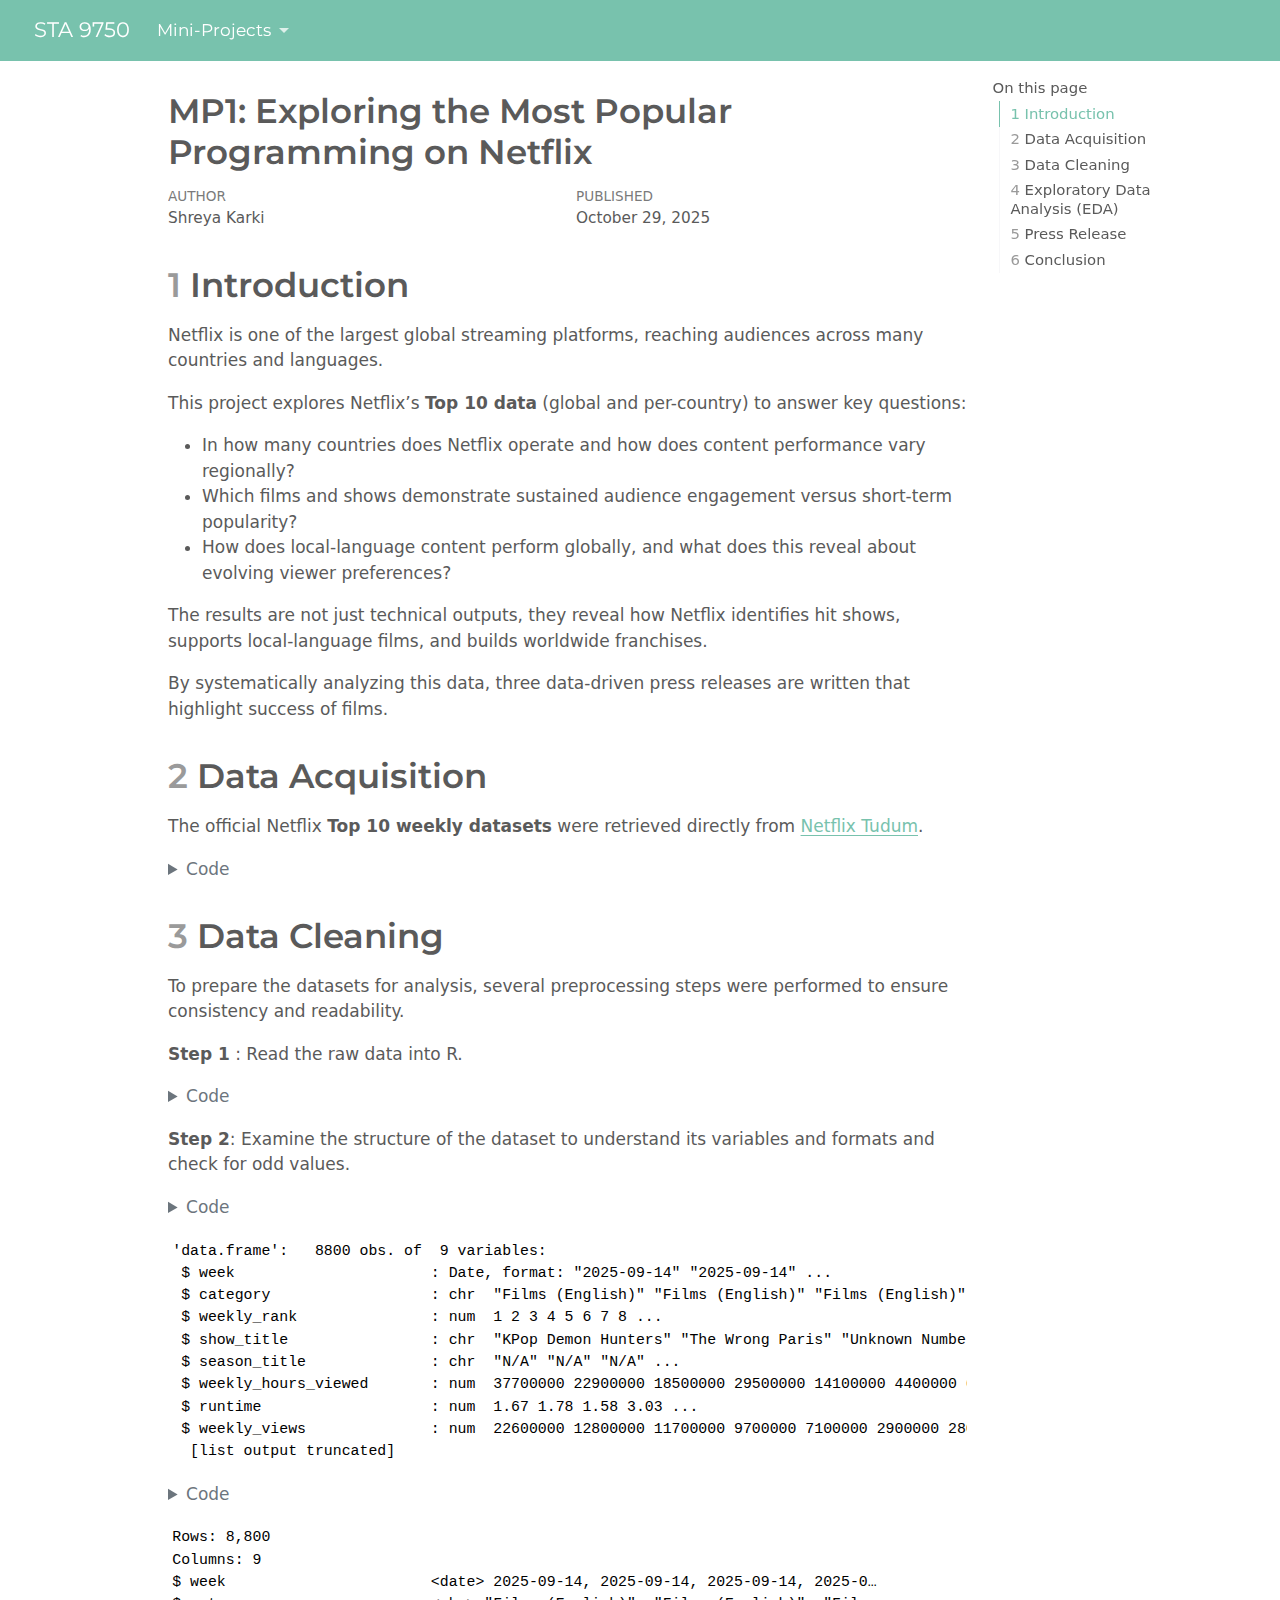
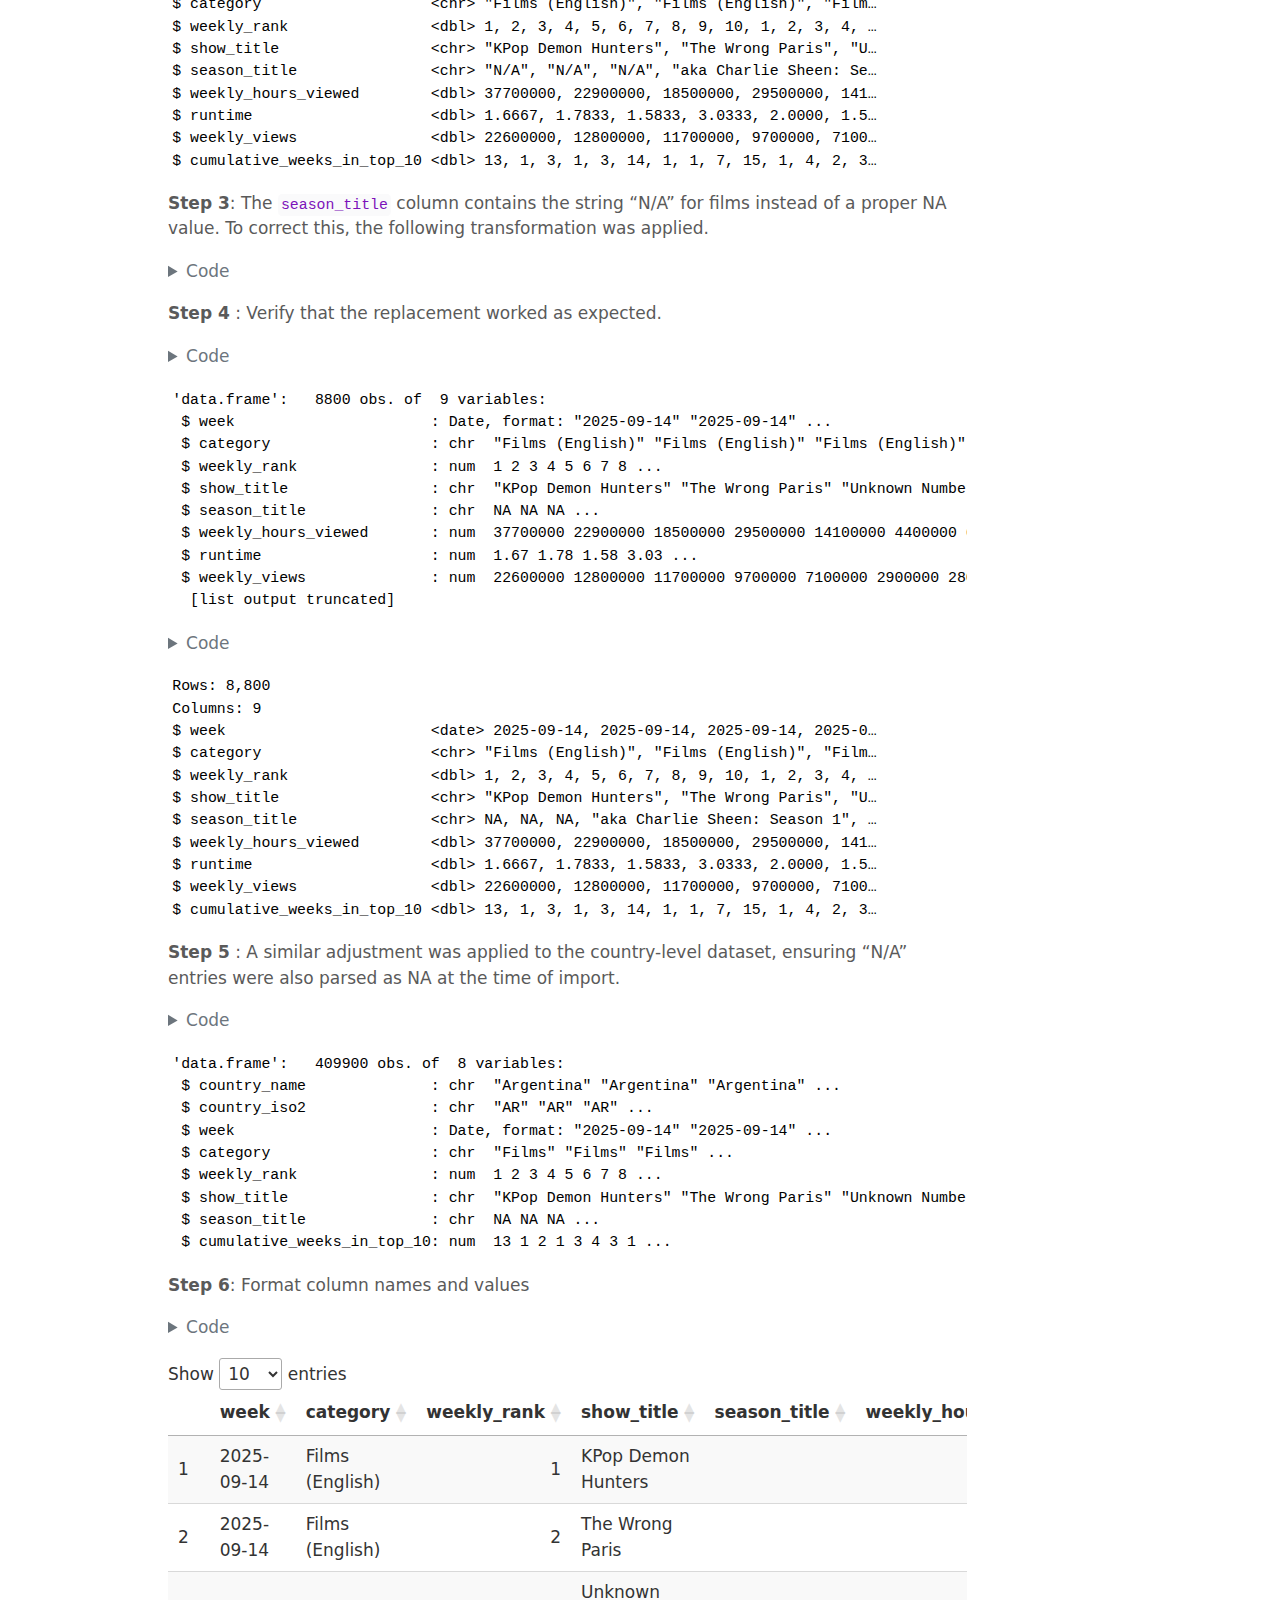
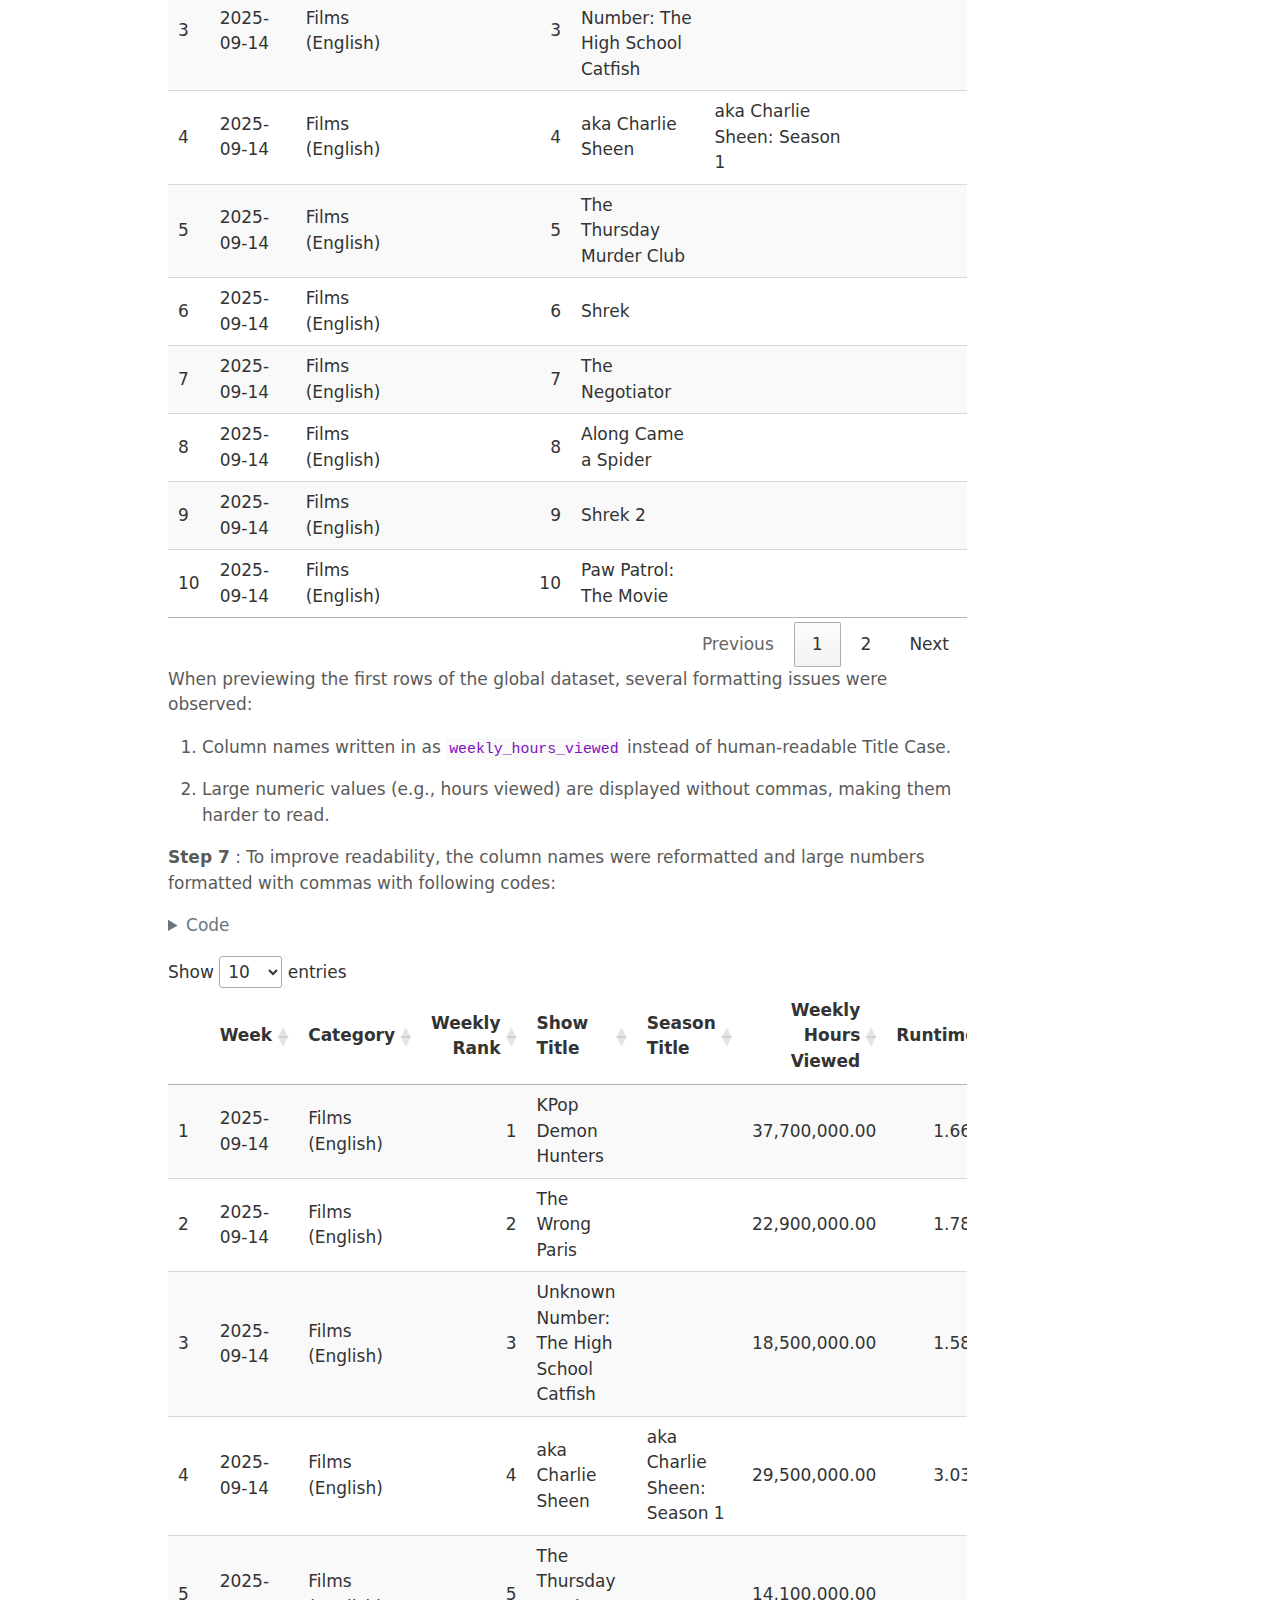
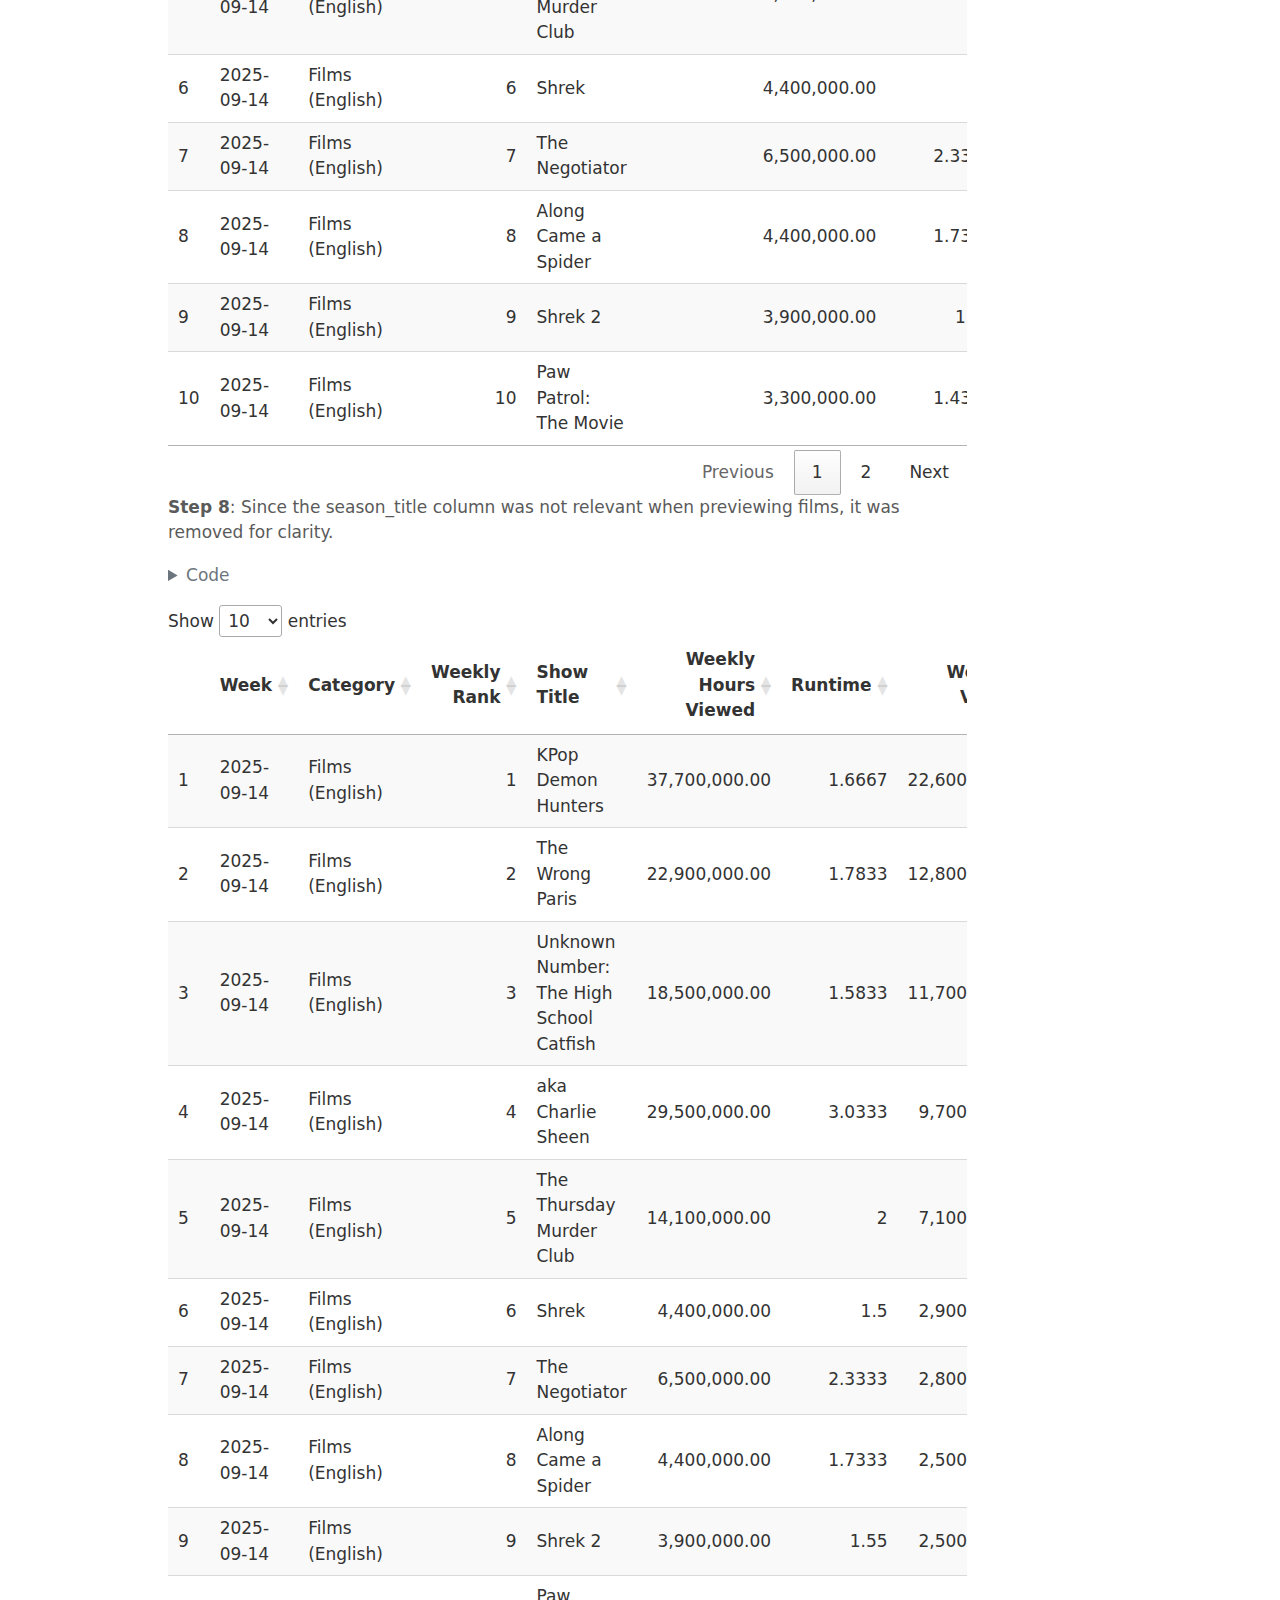
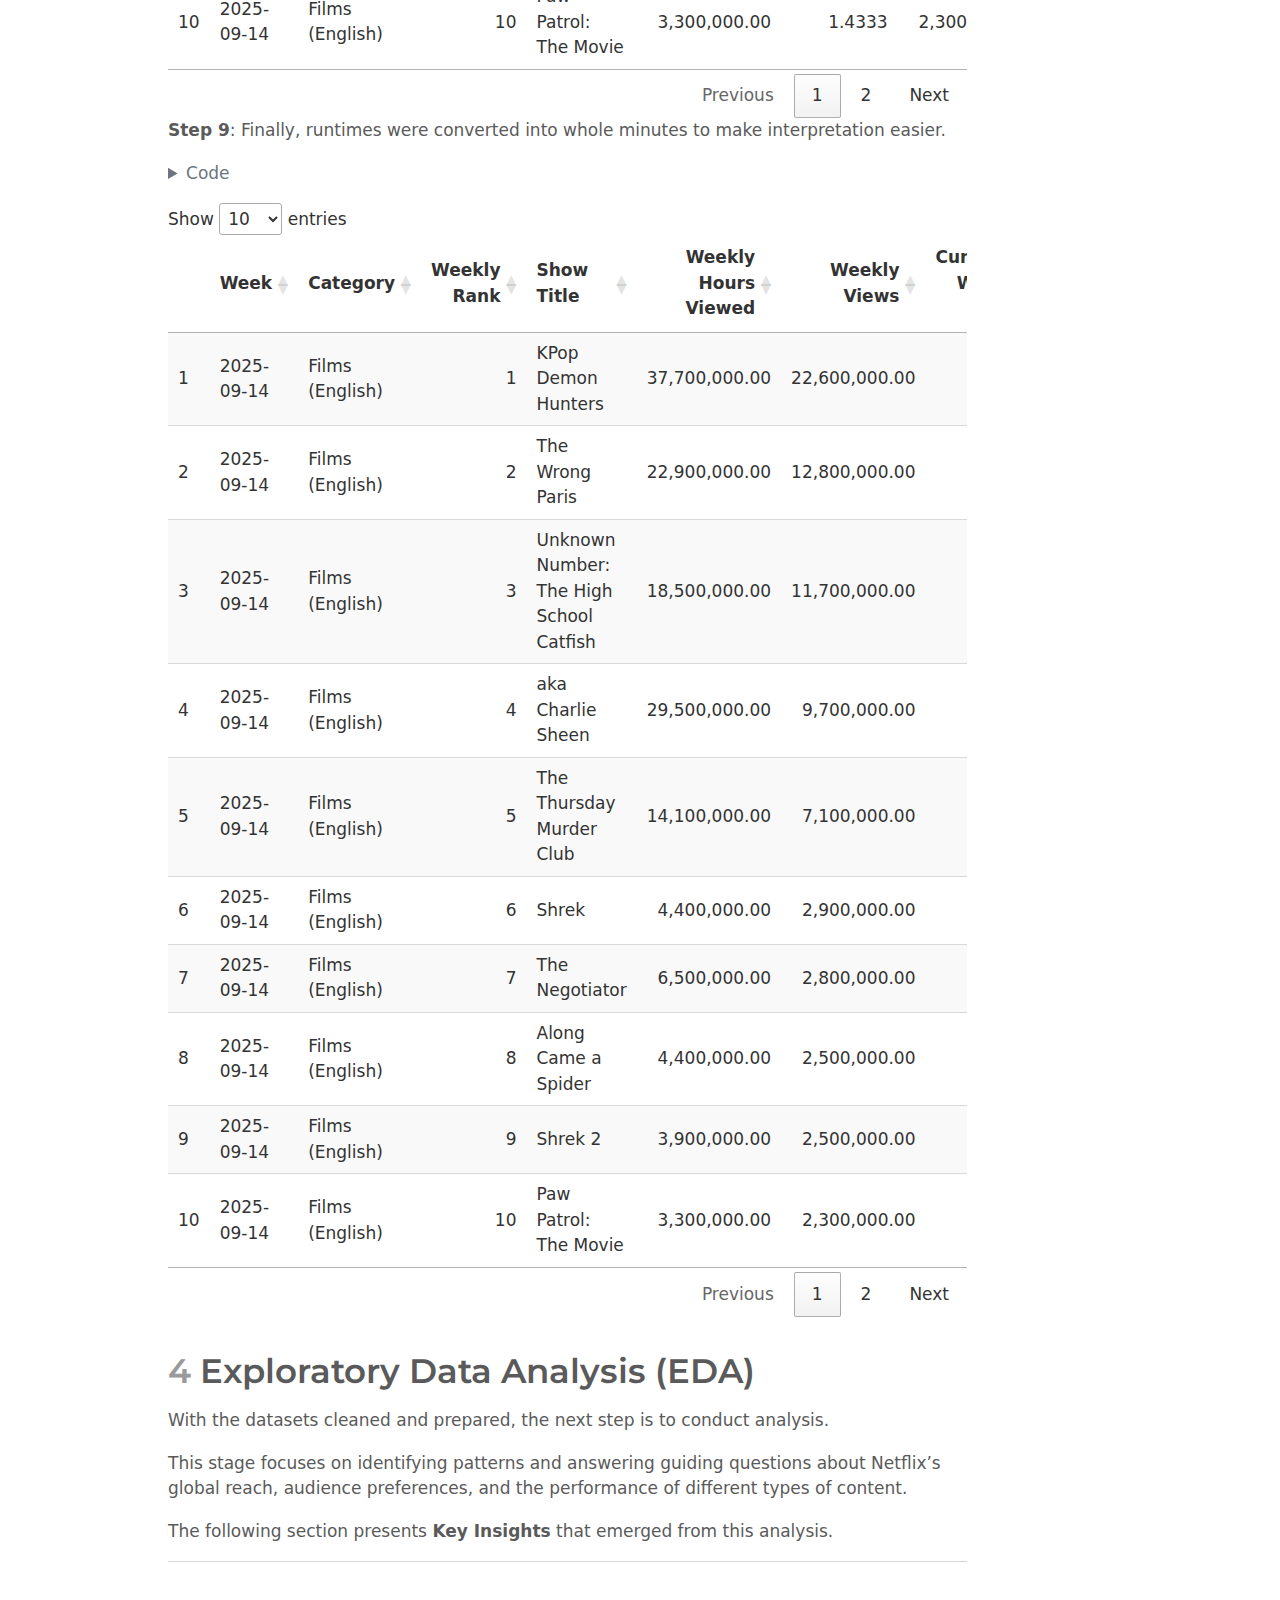
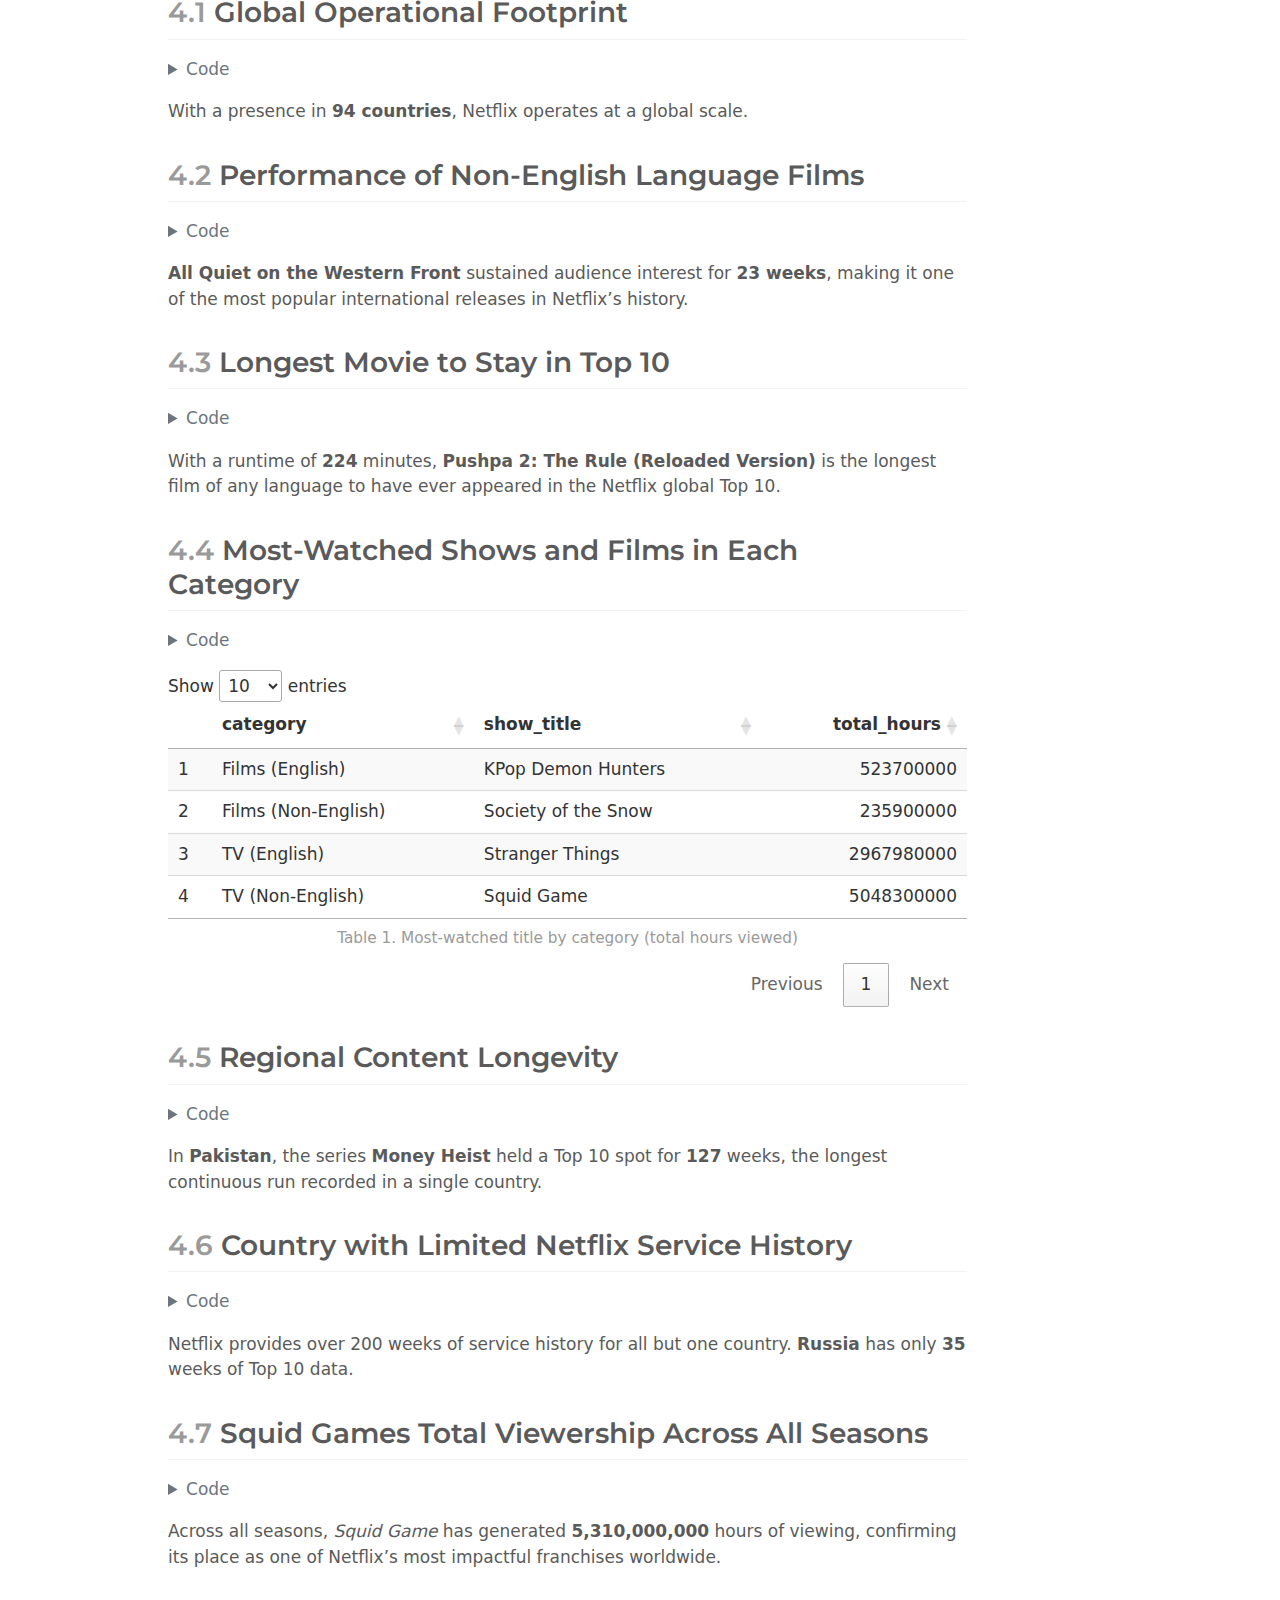
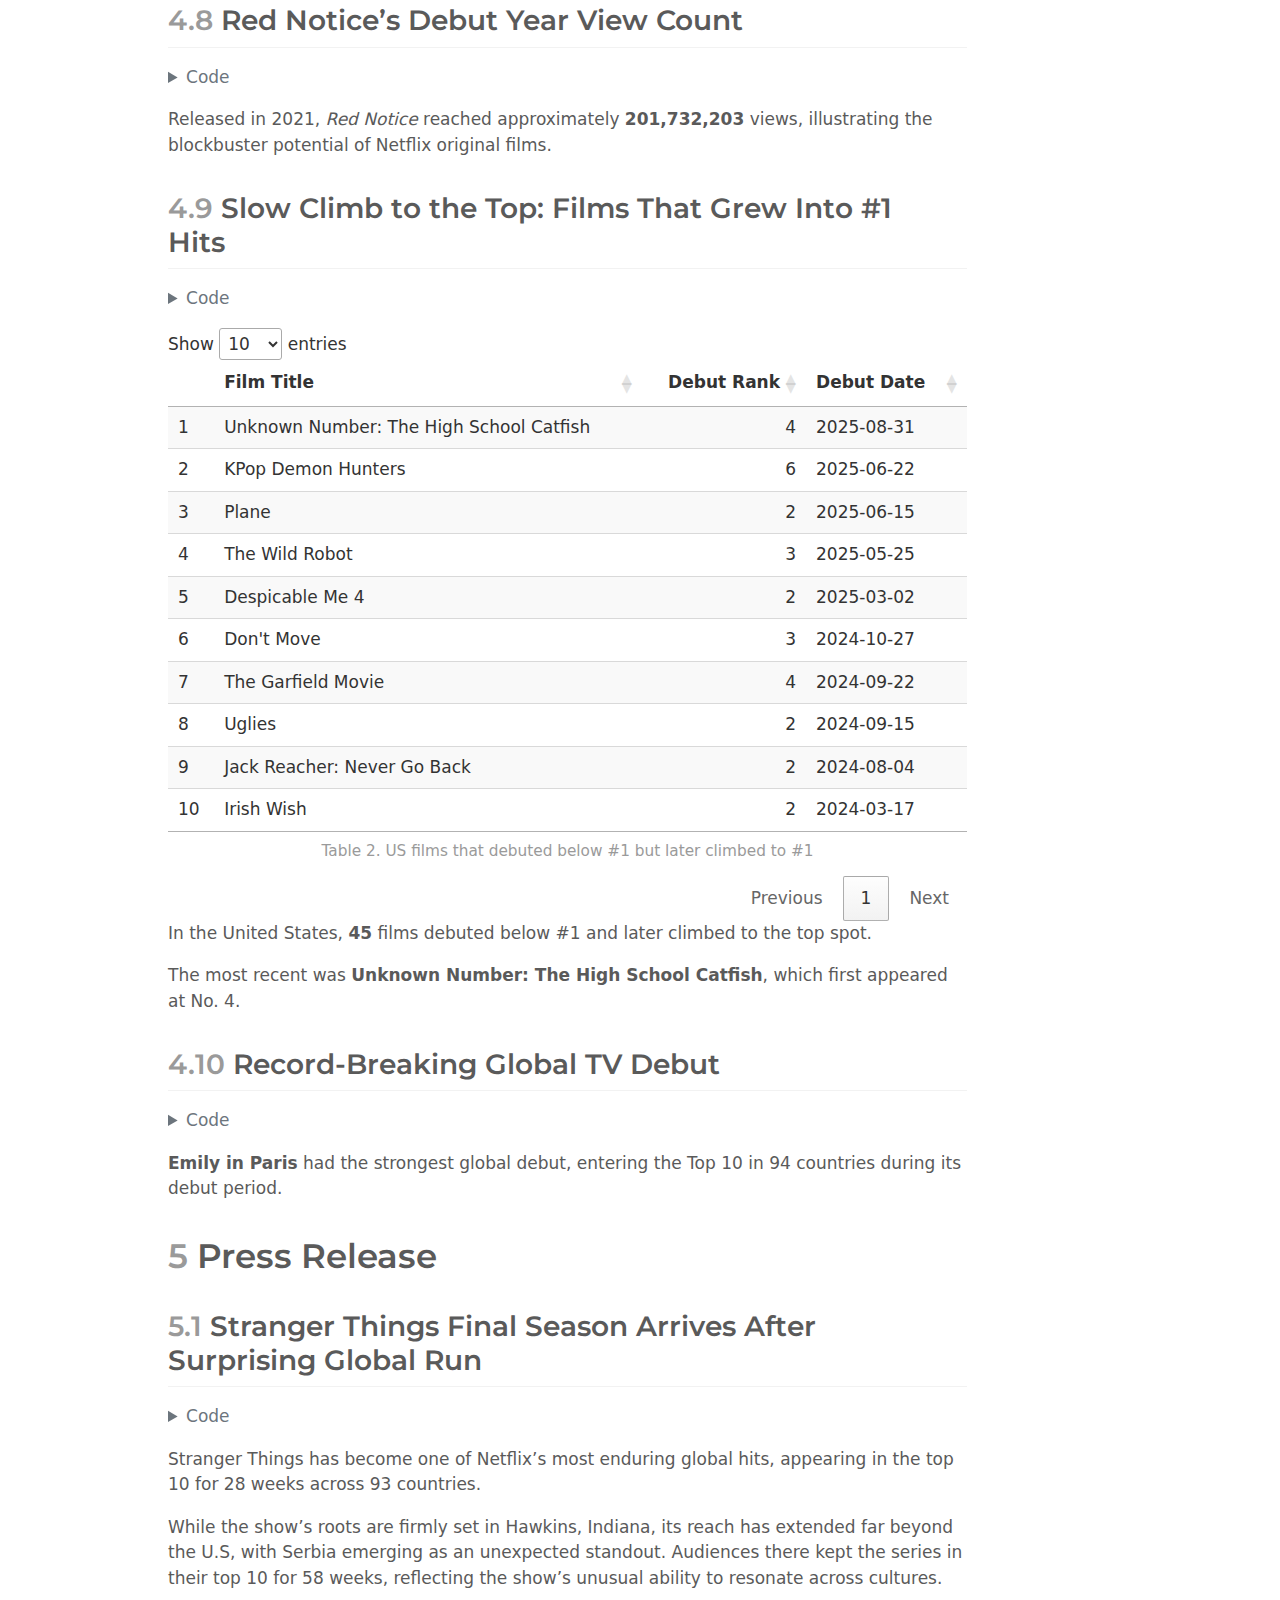
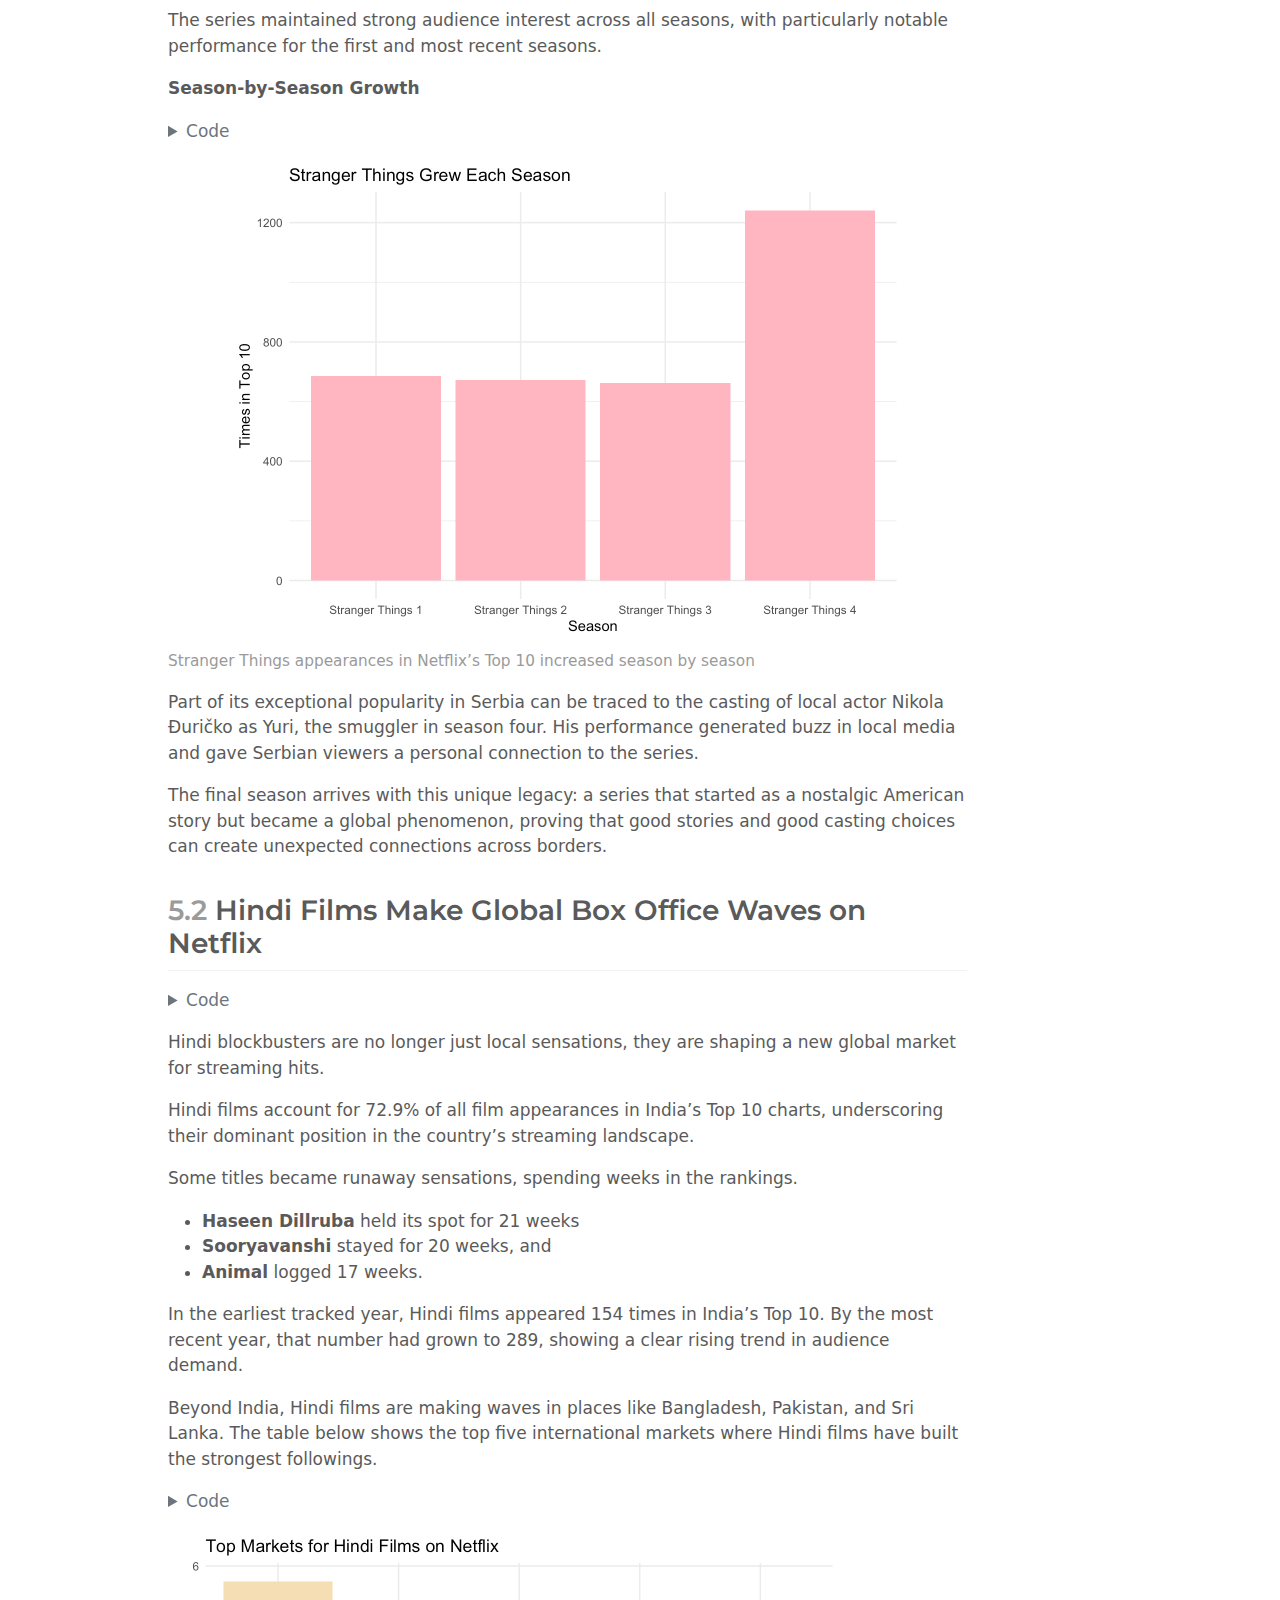
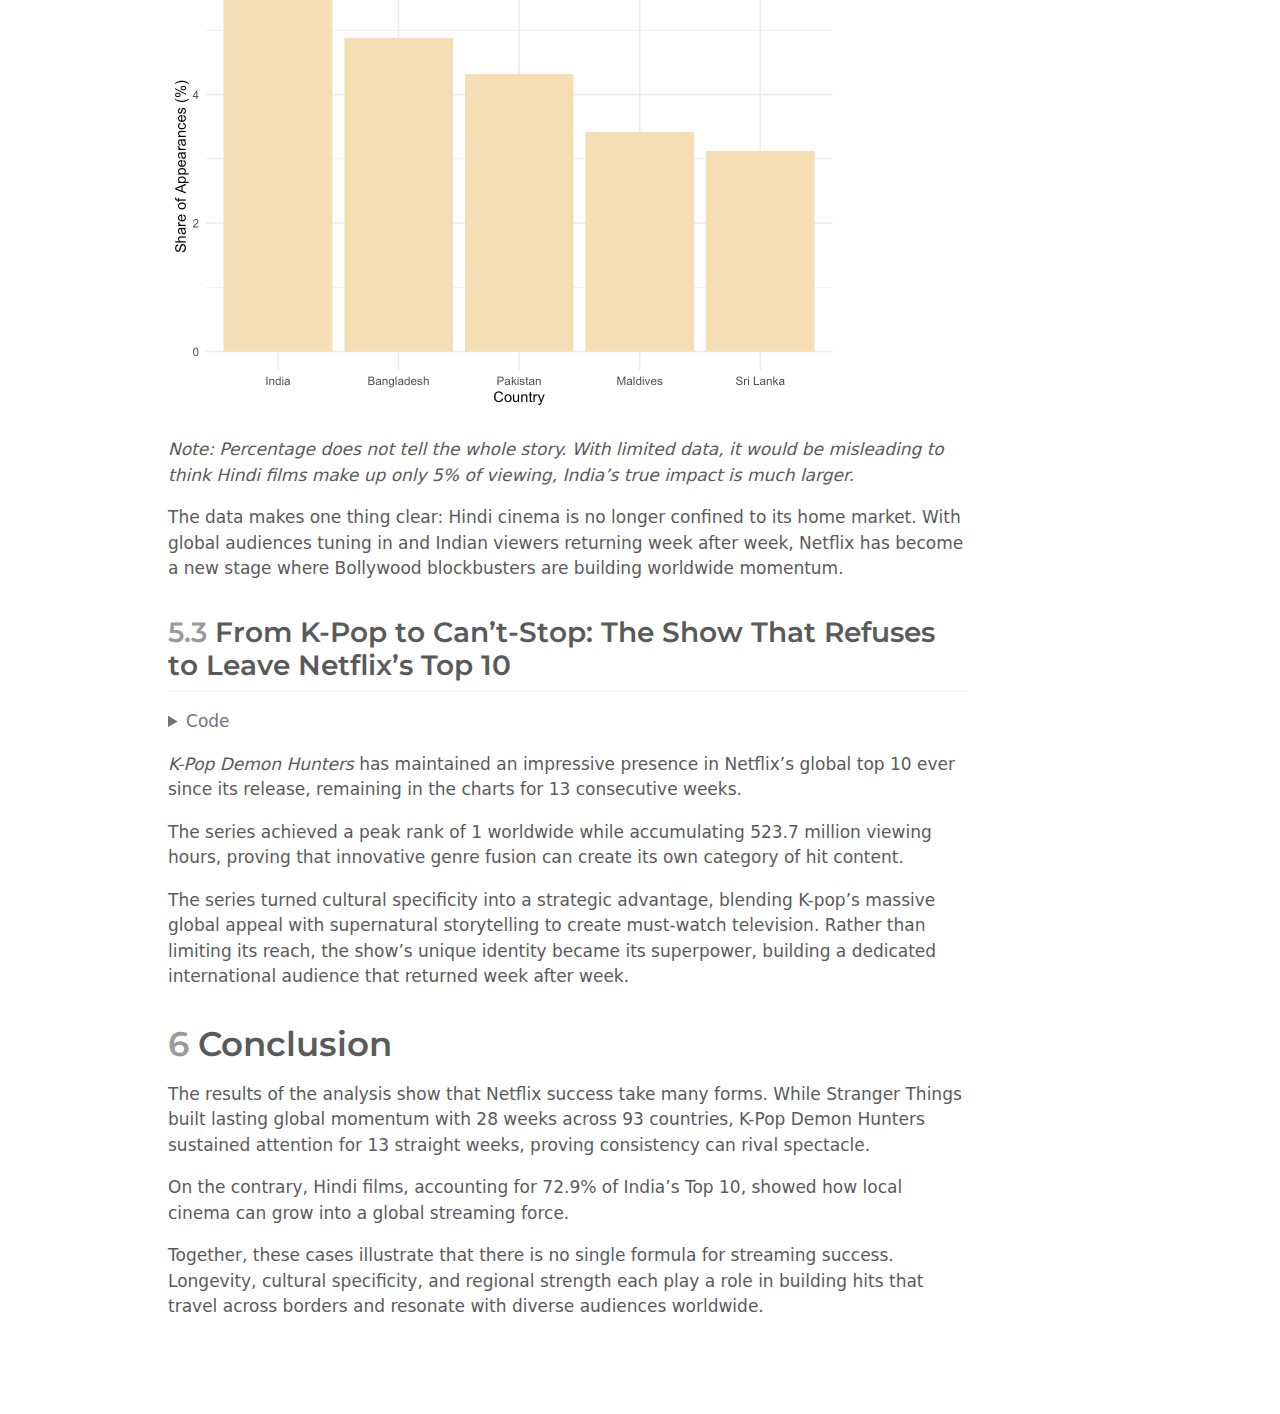
<file: docs/mp01.html>
<!DOCTYPE html>
<html xmlns="http://www.w3.org/1999/xhtml" lang="en" xml:lang="en"><head>

<meta charset="utf-8">
<meta name="generator" content="quarto-1.8.22">

<meta name="viewport" content="width=device-width, initial-scale=1.0, user-scalable=yes">

<meta name="author" content="Shreya Karki">
<meta name="dcterms.date" content="2025-10-29">

<title>MP1: Exploring the Most Popular Programming on Netflix – STA 9750</title>
<style>
code{white-space: pre-wrap;}
span.smallcaps{font-variant: small-caps;}
div.columns{display: flex; gap: min(4vw, 1.5em);}
div.column{flex: auto; overflow-x: auto;}
div.hanging-indent{margin-left: 1.5em; text-indent: -1.5em;}
ul.task-list{list-style: none;}
ul.task-list li input[type="checkbox"] {
  width: 0.8em;
  margin: 0 0.8em 0.2em -1em; /* quarto-specific, see https://github.com/quarto-dev/quarto-cli/issues/4556 */ 
  vertical-align: middle;
}
/* CSS for syntax highlighting */
html { -webkit-text-size-adjust: 100%; }
pre > code.sourceCode { white-space: pre; position: relative; }
pre > code.sourceCode > span { display: inline-block; line-height: 1.25; }
pre > code.sourceCode > span:empty { height: 1.2em; }
.sourceCode { overflow: visible; }
code.sourceCode > span { color: inherit; text-decoration: inherit; }
div.sourceCode { margin: 1em 0; }
pre.sourceCode { margin: 0; }
@media screen {
div.sourceCode { overflow: auto; }
}
@media print {
pre > code.sourceCode { white-space: pre-wrap; }
pre > code.sourceCode > span { text-indent: -5em; padding-left: 5em; }
}
pre.numberSource code
  { counter-reset: source-line 0; }
pre.numberSource code > span
  { position: relative; left: -4em; counter-increment: source-line; }
pre.numberSource code > span > a:first-child::before
  { content: counter(source-line);
    position: relative; left: -1em; text-align: right; vertical-align: baseline;
    border: none; display: inline-block;
    -webkit-touch-callout: none; -webkit-user-select: none;
    -khtml-user-select: none; -moz-user-select: none;
    -ms-user-select: none; user-select: none;
    padding: 0 4px; width: 4em;
  }
pre.numberSource { margin-left: 3em;  padding-left: 4px; }
div.sourceCode
  {   }
@media screen {
pre > code.sourceCode > span > a:first-child::before { text-decoration: underline; }
}
</style>


<script src="site_libs/quarto-nav/quarto-nav.js"></script>
<script src="site_libs/quarto-nav/headroom.min.js"></script>
<script src="site_libs/clipboard/clipboard.min.js"></script>
<script src="site_libs/quarto-search/autocomplete.umd.js"></script>
<script src="site_libs/quarto-search/fuse.min.js"></script>
<script src="site_libs/quarto-search/quarto-search.js"></script>
<meta name="quarto:offset" content="./">
<script src="site_libs/quarto-html/quarto.js" type="module"></script>
<script src="site_libs/quarto-html/tabsets/tabsets.js" type="module"></script>
<script src="site_libs/quarto-html/axe/axe-check.js" type="module"></script>
<script src="site_libs/quarto-html/popper.min.js"></script>
<script src="site_libs/quarto-html/tippy.umd.min.js"></script>
<script src="site_libs/quarto-html/anchor.min.js"></script>
<link href="site_libs/quarto-html/tippy.css" rel="stylesheet">
<link href="site_libs/quarto-html/quarto-syntax-highlighting-cd7454b418030687c631a6a7286fbe16.css" rel="stylesheet" id="quarto-text-highlighting-styles">
<script src="site_libs/bootstrap/bootstrap.min.js"></script>
<link href="site_libs/bootstrap/bootstrap-icons.css" rel="stylesheet">
<link href="site_libs/bootstrap/bootstrap-5311e8573f1ca5d29999c4191e502ac3.min.css" rel="stylesheet" append-hash="true" id="quarto-bootstrap" data-mode="light">
<script id="quarto-search-options" type="application/json">{
  "location": "navbar",
  "copy-button": false,
  "collapse-after": 3,
  "panel-placement": "end",
  "type": "overlay",
  "limit": 50,
  "keyboard-shortcut": [
    "f",
    "/",
    "s"
  ],
  "show-item-context": false,
  "language": {
    "search-no-results-text": "No results",
    "search-matching-documents-text": "matching documents",
    "search-copy-link-title": "Copy link to search",
    "search-hide-matches-text": "Hide additional matches",
    "search-more-match-text": "more match in this document",
    "search-more-matches-text": "more matches in this document",
    "search-clear-button-title": "Clear",
    "search-text-placeholder": "",
    "search-detached-cancel-button-title": "Cancel",
    "search-submit-button-title": "Submit",
    "search-label": "Search"
  }
}</script>
<style>html{ scroll-behavior: smooth; }</style>
<link href="site_libs/htmltools-fill-0.5.8.1/fill.css" rel="stylesheet">
<script src="site_libs/htmlwidgets-1.6.4/htmlwidgets.js"></script>
<link href="site_libs/datatables-css-0.0.0/datatables-crosstalk.css" rel="stylesheet">
<script src="site_libs/datatables-binding-0.34.0/datatables.js"></script>
<script src="site_libs/jquery-3.6.0/jquery-3.6.0.min.js"></script>
<link href="site_libs/dt-core-1.13.6/css/jquery.dataTables.min.css" rel="stylesheet">
<link href="site_libs/dt-core-1.13.6/css/jquery.dataTables.extra.css" rel="stylesheet">
<script src="site_libs/dt-core-1.13.6/js/jquery.dataTables.min.js"></script>
<link href="site_libs/crosstalk-1.2.1/css/crosstalk.min.css" rel="stylesheet">
<script src="site_libs/crosstalk-1.2.1/js/crosstalk.min.js"></script>


</head>

<body class="nav-fixed quarto-light">

<div id="quarto-search-results"></div>
  <header id="quarto-header" class="headroom fixed-top">
    <nav class="navbar navbar-expand-lg " data-bs-theme="dark">
      <div class="navbar-container container-fluid">
      <div class="navbar-brand-container mx-auto">
    <a href="./index.html" class="navbar-brand navbar-brand-logo">
    </a>
    <a class="navbar-brand" href="./index.html">
    <span class="navbar-title">STA 9750</span>
    </a>
  </div>
          <button class="navbar-toggler" type="button" data-bs-toggle="collapse" data-bs-target="#navbarCollapse" aria-controls="navbarCollapse" role="menu" aria-expanded="false" aria-label="Toggle navigation" onclick="if (window.quartoToggleHeadroom) { window.quartoToggleHeadroom(); }">
  <span class="navbar-toggler-icon"></span>
</button>
          <div class="collapse navbar-collapse" id="navbarCollapse">
            <ul class="navbar-nav navbar-nav-scroll me-auto">
  <li class="nav-item dropdown ">
    <a class="nav-link dropdown-toggle" href="#" id="nav-menu-mini-projects" role="link" data-bs-toggle="dropdown" aria-expanded="false">
 <span class="menu-text">Mini-Projects</span>
    </a>
    <ul class="dropdown-menu" aria-labelledby="nav-menu-mini-projects">    
        <li>
    <a class="dropdown-item" href="./mp01.html">
 <span class="dropdown-text">MP01</span></a>
  </li>  
        <li>
    <a class="dropdown-item" href="./mp02.html">
 <span class="dropdown-text">MP02</span></a>
  </li>  
    </ul>
  </li>
</ul>
          </div> <!-- /navcollapse -->
            <div class="quarto-navbar-tools">
</div>
      </div> <!-- /container-fluid -->
    </nav>
</header>
<!-- content -->
<div id="quarto-content" class="quarto-container page-columns page-rows-contents page-layout-article page-navbar">
<!-- sidebar -->
<!-- margin-sidebar -->
    <div id="quarto-margin-sidebar" class="sidebar margin-sidebar">
        <nav id="TOC" role="doc-toc" class="toc-active">
    <h2 id="toc-title">On this page</h2>
   
  <ul>
  <li><a href="#introduction" id="toc-introduction" class="nav-link active" data-scroll-target="#introduction"><span class="header-section-number">1</span> Introduction</a></li>
  <li><a href="#data-acquisition" id="toc-data-acquisition" class="nav-link" data-scroll-target="#data-acquisition"><span class="header-section-number">2</span> Data Acquisition</a></li>
  <li><a href="#data-cleaning" id="toc-data-cleaning" class="nav-link" data-scroll-target="#data-cleaning"><span class="header-section-number">3</span> Data Cleaning</a></li>
  <li><a href="#exploratory-data-analysis-eda" id="toc-exploratory-data-analysis-eda" class="nav-link" data-scroll-target="#exploratory-data-analysis-eda"><span class="header-section-number">4</span> Exploratory Data Analysis (EDA)</a>
  <ul class="collapse">
  <li><a href="#global-operational-footprint" id="toc-global-operational-footprint" class="nav-link" data-scroll-target="#global-operational-footprint"><span class="header-section-number">4.1</span> Global Operational Footprint</a></li>
  <li><a href="#performance-of-non-english-language-films" id="toc-performance-of-non-english-language-films" class="nav-link" data-scroll-target="#performance-of-non-english-language-films"><span class="header-section-number">4.2</span> Performance of Non-English Language Films</a></li>
  <li><a href="#longest-movie-to-stay-in-top-10" id="toc-longest-movie-to-stay-in-top-10" class="nav-link" data-scroll-target="#longest-movie-to-stay-in-top-10"><span class="header-section-number">4.3</span> Longest Movie to Stay in Top 10</a></li>
  <li><a href="#most-watched-shows-and-films-in-each-category" id="toc-most-watched-shows-and-films-in-each-category" class="nav-link" data-scroll-target="#most-watched-shows-and-films-in-each-category"><span class="header-section-number">4.4</span> Most-Watched Shows and Films in Each Category</a></li>
  <li><a href="#regional-content-longevity" id="toc-regional-content-longevity" class="nav-link" data-scroll-target="#regional-content-longevity"><span class="header-section-number">4.5</span> Regional Content Longevity</a></li>
  <li><a href="#country-with-limited-netflix-service-history" id="toc-country-with-limited-netflix-service-history" class="nav-link" data-scroll-target="#country-with-limited-netflix-service-history"><span class="header-section-number">4.6</span> Country with Limited Netflix Service History</a></li>
  <li><a href="#squid-games-total-viewership-across-all-seasons" id="toc-squid-games-total-viewership-across-all-seasons" class="nav-link" data-scroll-target="#squid-games-total-viewership-across-all-seasons"><span class="header-section-number">4.7</span> Squid Games Total Viewership Across All Seasons</a></li>
  <li><a href="#red-notices-debut-year-view-count" id="toc-red-notices-debut-year-view-count" class="nav-link" data-scroll-target="#red-notices-debut-year-view-count"><span class="header-section-number">4.8</span> Red Notice’s Debut Year View Count</a></li>
  <li><a href="#slow-climb-to-the-top-films-that-grew-into-1-hits" id="toc-slow-climb-to-the-top-films-that-grew-into-1-hits" class="nav-link" data-scroll-target="#slow-climb-to-the-top-films-that-grew-into-1-hits"><span class="header-section-number">4.9</span> Slow Climb to the Top: Films That Grew Into #1 Hits</a></li>
  <li><a href="#record-breaking-global-tv-debut" id="toc-record-breaking-global-tv-debut" class="nav-link" data-scroll-target="#record-breaking-global-tv-debut"><span class="header-section-number">4.10</span> Record-Breaking Global TV Debut</a></li>
  </ul></li>
  <li><a href="#press-release" id="toc-press-release" class="nav-link" data-scroll-target="#press-release"><span class="header-section-number">5</span> Press Release</a>
  <ul class="collapse">
  <li><a href="#stranger-things-final-season-arrives-after-surprising-global-run" id="toc-stranger-things-final-season-arrives-after-surprising-global-run" class="nav-link" data-scroll-target="#stranger-things-final-season-arrives-after-surprising-global-run"><span class="header-section-number">5.1</span> Stranger Things Final Season Arrives After Surprising Global Run</a></li>
  <li><a href="#hindi-films-make-global-box-office-waves-on-netflix" id="toc-hindi-films-make-global-box-office-waves-on-netflix" class="nav-link" data-scroll-target="#hindi-films-make-global-box-office-waves-on-netflix"><span class="header-section-number">5.2</span> Hindi Films Make Global Box Office Waves on Netflix</a></li>
  <li><a href="#from-k-pop-to-cant-stop-the-show-that-refuses-to-leave-netflixs-top-10" id="toc-from-k-pop-to-cant-stop-the-show-that-refuses-to-leave-netflixs-top-10" class="nav-link" data-scroll-target="#from-k-pop-to-cant-stop-the-show-that-refuses-to-leave-netflixs-top-10"><span class="header-section-number">5.3</span> From K-Pop to Can’t-Stop: The Show That Refuses to Leave Netflix’s Top 10</a></li>
  </ul></li>
  <li><a href="#conclusion" id="toc-conclusion" class="nav-link" data-scroll-target="#conclusion"><span class="header-section-number">6</span> Conclusion</a></li>
  </ul>
</nav>
    </div>
<!-- main -->
<main class="content" id="quarto-document-content">

<header id="title-block-header" class="quarto-title-block default">
<div class="quarto-title">
<h1 class="title">MP1: Exploring the Most Popular Programming on Netflix</h1>
</div>



<div class="quarto-title-meta">

    <div>
    <div class="quarto-title-meta-heading">Author</div>
    <div class="quarto-title-meta-contents">
             <p>Shreya Karki </p>
          </div>
  </div>
    
    <div>
    <div class="quarto-title-meta-heading">Published</div>
    <div class="quarto-title-meta-contents">
      <p class="date">October 29, 2025</p>
    </div>
  </div>
  
    
  </div>
  


</header>


<section id="introduction" class="level1" data-number="1">
<h1 data-number="1"><span class="header-section-number">1</span> Introduction</h1>
<p>Netflix is one of the largest global streaming platforms, reaching audiences across many countries and languages.</p>
<p>This project explores Netflix’s <strong>Top 10 data</strong> (global and per-country) to answer key questions:</p>
<ul>
<li>In how many countries does Netflix operate and how does content performance vary regionally?</li>
<li>Which films and shows demonstrate sustained audience engagement versus short-term popularity?</li>
<li>How does local-language content perform globally, and what does this reveal about evolving viewer preferences?</li>
</ul>
<p>The results are not just technical outputs, they reveal how Netflix identifies hit shows, supports local-language films, and builds worldwide franchises.</p>
<p>By systematically analyzing this data, three data-driven press releases are written that highlight success of films.</p>
</section>
<section id="data-acquisition" class="level1" data-number="2">
<h1 data-number="2"><span class="header-section-number">2</span> Data Acquisition</h1>
<p>The official Netflix <strong>Top 10 weekly datasets</strong> were retrieved directly from <a href="https://www.netflix.com/tudum/top10">Netflix Tudum</a>.</p>
<div class="cell">
<details class="code-fold">
<summary>Code</summary>
<div class="code-copy-outer-scaffold"><div class="sourceCode cell-code" id="cb1"><pre class="sourceCode r code-with-copy"><code class="sourceCode r"><span id="cb1-1"><a href="#cb1-1" aria-hidden="true" tabindex="-1"></a><span class="co"># Create data/mp01 folder if it does not exist yet</span></span>
<span id="cb1-2"><a href="#cb1-2" aria-hidden="true" tabindex="-1"></a><span class="cf">if</span>(<span class="sc">!</span><span class="fu">dir.exists</span>(<span class="fu">file.path</span>(<span class="st">"data"</span>, <span class="st">"mp01"</span>))){</span>
<span id="cb1-3"><a href="#cb1-3" aria-hidden="true" tabindex="-1"></a>  <span class="fu">dir.create</span>(<span class="fu">file.path</span>(<span class="st">"data"</span>, <span class="st">"mp01"</span>), <span class="at">showWarnings=</span><span class="cn">FALSE</span>, <span class="at">recursive=</span><span class="cn">TRUE</span>)</span>
<span id="cb1-4"><a href="#cb1-4" aria-hidden="true" tabindex="-1"></a>}</span>
<span id="cb1-5"><a href="#cb1-5" aria-hidden="true" tabindex="-1"></a></span>
<span id="cb1-6"><a href="#cb1-6" aria-hidden="true" tabindex="-1"></a><span class="co"># Define filename for global and country dataset</span></span>
<span id="cb1-7"><a href="#cb1-7" aria-hidden="true" tabindex="-1"></a></span>
<span id="cb1-8"><a href="#cb1-8" aria-hidden="true" tabindex="-1"></a>GLOBAL_TOP_10_FILENAME <span class="ot">&lt;-</span> <span class="fu">file.path</span>(<span class="st">"data"</span>, <span class="st">"mp01"</span>, <span class="st">"global_top10_alltime.csv"</span>)</span>
<span id="cb1-9"><a href="#cb1-9" aria-hidden="true" tabindex="-1"></a></span>
<span id="cb1-10"><a href="#cb1-10" aria-hidden="true" tabindex="-1"></a><span class="cf">if</span>(<span class="sc">!</span><span class="fu">file.exists</span>(GLOBAL_TOP_10_FILENAME)){</span>
<span id="cb1-11"><a href="#cb1-11" aria-hidden="true" tabindex="-1"></a>  <span class="fu">download.file</span>(<span class="st">"https://www.netflix.com/tudum/top10/data/all-weeks-global.tsv"</span>, </span>
<span id="cb1-12"><a href="#cb1-12" aria-hidden="true" tabindex="-1"></a>                <span class="at">destfile=</span>GLOBAL_TOP_10_FILENAME)</span>
<span id="cb1-13"><a href="#cb1-13" aria-hidden="true" tabindex="-1"></a>}</span>
<span id="cb1-14"><a href="#cb1-14" aria-hidden="true" tabindex="-1"></a></span>
<span id="cb1-15"><a href="#cb1-15" aria-hidden="true" tabindex="-1"></a>COUNTRY_TOP_10_FILENAME <span class="ot">&lt;-</span> <span class="fu">file.path</span>(<span class="st">"data"</span>, <span class="st">"mp01"</span>, <span class="st">"country_top10_alltime.csv"</span>)</span>
<span id="cb1-16"><a href="#cb1-16" aria-hidden="true" tabindex="-1"></a></span>
<span id="cb1-17"><a href="#cb1-17" aria-hidden="true" tabindex="-1"></a><span class="cf">if</span>(<span class="sc">!</span><span class="fu">file.exists</span>(COUNTRY_TOP_10_FILENAME)){</span>
<span id="cb1-18"><a href="#cb1-18" aria-hidden="true" tabindex="-1"></a>  <span class="fu">download.file</span>(<span class="st">"https://www.netflix.com/tudum/top10/data/all-weeks-countries.tsv"</span>, </span>
<span id="cb1-19"><a href="#cb1-19" aria-hidden="true" tabindex="-1"></a>                <span class="at">destfile=</span>COUNTRY_TOP_10_FILENAME)</span>
<span id="cb1-20"><a href="#cb1-20" aria-hidden="true" tabindex="-1"></a>}</span></code></pre></div><button title="Copy to Clipboard" class="code-copy-button"><i class="bi"></i></button></div>
</details>
</div>
</section>
<section id="data-cleaning" class="level1" data-number="3">
<h1 data-number="3"><span class="header-section-number">3</span> Data Cleaning</h1>
<p>To prepare the datasets for analysis, several preprocessing steps were performed to ensure consistency and readability.</p>
<p><strong>Step 1</strong> : Read the raw data into R.</p>
<div class="cell">
<details class="code-fold">
<summary>Code</summary>
<div class="code-copy-outer-scaffold"><div class="sourceCode cell-code" id="cb2"><pre class="sourceCode r code-with-copy"><code class="sourceCode r"><span id="cb2-1"><a href="#cb2-1" aria-hidden="true" tabindex="-1"></a><span class="co"># Load tidyverse if not installed </span></span>
<span id="cb2-2"><a href="#cb2-2" aria-hidden="true" tabindex="-1"></a><span class="cf">if</span>(<span class="sc">!</span><span class="fu">require</span>(<span class="st">"tidyverse"</span>)) <span class="fu">install.packages</span>(<span class="st">"tidyverse"</span>)</span>
<span id="cb2-3"><a href="#cb2-3" aria-hidden="true" tabindex="-1"></a><span class="fu">library</span>(readr)</span>
<span id="cb2-4"><a href="#cb2-4" aria-hidden="true" tabindex="-1"></a><span class="fu">library</span>(dplyr)</span>
<span id="cb2-5"><a href="#cb2-5" aria-hidden="true" tabindex="-1"></a></span>
<span id="cb2-6"><a href="#cb2-6" aria-hidden="true" tabindex="-1"></a><span class="co"># Reading the data </span></span>
<span id="cb2-7"><a href="#cb2-7" aria-hidden="true" tabindex="-1"></a>GLOBAL_TOP_10 <span class="ot">&lt;-</span> <span class="fu">read_tsv</span>(GLOBAL_TOP_10_FILENAME)</span></code></pre></div><button title="Copy to Clipboard" class="code-copy-button"><i class="bi"></i></button></div>
</details>
</div>
<p><strong>Step 2</strong>: Examine the structure of the dataset to understand its variables and formats and check for odd values.</p>
<div class="cell">
<details class="code-fold">
<summary>Code</summary>
<div class="code-copy-outer-scaffold"><div class="sourceCode cell-code" id="cb3"><pre class="sourceCode r code-with-copy"><code class="sourceCode r"><span id="cb3-1"><a href="#cb3-1" aria-hidden="true" tabindex="-1"></a><span class="co">#examining its structure</span></span>
<span id="cb3-2"><a href="#cb3-2" aria-hidden="true" tabindex="-1"></a></span>
<span id="cb3-3"><a href="#cb3-3" aria-hidden="true" tabindex="-1"></a><span class="co"># Show  first 8 columns and limit elements per column</span></span>
<span id="cb3-4"><a href="#cb3-4" aria-hidden="true" tabindex="-1"></a><span class="fu">str</span>(<span class="fu">as.data.frame</span>(GLOBAL_TOP_10), <span class="at">list.len =</span> <span class="dv">8</span>, <span class="at">vec.len =</span> <span class="dv">3</span>)</span></code></pre></div><button title="Copy to Clipboard" class="code-copy-button"><i class="bi"></i></button></div>
</details>
<div class="cell-output cell-output-stdout">
<pre><code>'data.frame':   8800 obs. of  9 variables:
 $ week                      : Date, format: "2025-09-14" "2025-09-14" ...
 $ category                  : chr  "Films (English)" "Films (English)" "Films (English)" ...
 $ weekly_rank               : num  1 2 3 4 5 6 7 8 ...
 $ show_title                : chr  "KPop Demon Hunters" "The Wrong Paris" "Unknown Number: The High School Catfish" ...
 $ season_title              : chr  "N/A" "N/A" "N/A" ...
 $ weekly_hours_viewed       : num  37700000 22900000 18500000 29500000 14100000 4400000 6500000 4400000 ...
 $ runtime                   : num  1.67 1.78 1.58 3.03 ...
 $ weekly_views              : num  22600000 12800000 11700000 9700000 7100000 2900000 2800000 2500000 ...
  [list output truncated]</code></pre>
</div>
<details class="code-fold">
<summary>Code</summary>
<div class="code-copy-outer-scaffold"><div class="sourceCode cell-code" id="cb5"><pre class="sourceCode r code-with-copy"><code class="sourceCode r"><span id="cb5-1"><a href="#cb5-1" aria-hidden="true" tabindex="-1"></a><span class="co"># Neat glimpse with limited width</span></span>
<span id="cb5-2"><a href="#cb5-2" aria-hidden="true" tabindex="-1"></a><span class="fu">glimpse</span>(GLOBAL_TOP_10, <span class="at">width =</span> <span class="dv">80</span>)</span></code></pre></div><button title="Copy to Clipboard" class="code-copy-button"><i class="bi"></i></button></div>
</details>
<div class="cell-output cell-output-stdout">
<pre><code>Rows: 8,800
Columns: 9
$ week                       &lt;date&gt; 2025-09-14, 2025-09-14, 2025-09-14, 2025-0…
$ category                   &lt;chr&gt; "Films (English)", "Films (English)", "Film…
$ weekly_rank                &lt;dbl&gt; 1, 2, 3, 4, 5, 6, 7, 8, 9, 10, 1, 2, 3, 4, …
$ show_title                 &lt;chr&gt; "KPop Demon Hunters", "The Wrong Paris", "U…
$ season_title               &lt;chr&gt; "N/A", "N/A", "N/A", "aka Charlie Sheen: Se…
$ weekly_hours_viewed        &lt;dbl&gt; 37700000, 22900000, 18500000, 29500000, 141…
$ runtime                    &lt;dbl&gt; 1.6667, 1.7833, 1.5833, 3.0333, 2.0000, 1.5…
$ weekly_views               &lt;dbl&gt; 22600000, 12800000, 11700000, 9700000, 7100…
$ cumulative_weeks_in_top_10 &lt;dbl&gt; 13, 1, 3, 1, 3, 14, 1, 1, 7, 15, 1, 4, 2, 3…</code></pre>
</div>
</div>
<p><strong>Step 3</strong>: The <code>season_title</code> column contains the string “N/A” for films instead of a proper NA value. To correct this, the following transformation was applied.</p>
<div class="cell">
<details class="code-fold">
<summary>Code</summary>
<div class="code-copy-outer-scaffold"><div class="sourceCode cell-code" id="cb7"><pre class="sourceCode r code-with-copy"><code class="sourceCode r"><span id="cb7-1"><a href="#cb7-1" aria-hidden="true" tabindex="-1"></a><span class="co"># Convert "N/A" values in season_title into proper NA</span></span>
<span id="cb7-2"><a href="#cb7-2" aria-hidden="true" tabindex="-1"></a>GLOBAL_TOP_10 <span class="ot">&lt;-</span> GLOBAL_TOP_10 <span class="sc">|&gt;</span></span>
<span id="cb7-3"><a href="#cb7-3" aria-hidden="true" tabindex="-1"></a>  <span class="fu">mutate</span>(<span class="at">season_title =</span> <span class="fu">if_else</span>(season_title <span class="sc">==</span> <span class="st">"N/A"</span>, </span>
<span id="cb7-4"><a href="#cb7-4" aria-hidden="true" tabindex="-1"></a>                                <span class="cn">NA_character_</span>, season_title))</span></code></pre></div><button title="Copy to Clipboard" class="code-copy-button"><i class="bi"></i></button></div>
</details>
</div>
<p><strong>Step 4</strong> : Verify that the replacement worked as expected.</p>
<div class="cell">
<details class="code-fold">
<summary>Code</summary>
<div class="code-copy-outer-scaffold"><div class="sourceCode cell-code" id="cb8"><pre class="sourceCode r code-with-copy"><code class="sourceCode r"><span id="cb8-1"><a href="#cb8-1" aria-hidden="true" tabindex="-1"></a><span class="co"># Check structure again to confirm "N/A" values are now NA</span></span>
<span id="cb8-2"><a href="#cb8-2" aria-hidden="true" tabindex="-1"></a></span>
<span id="cb8-3"><a href="#cb8-3" aria-hidden="true" tabindex="-1"></a><span class="co"># show first 8 columns</span></span>
<span id="cb8-4"><a href="#cb8-4" aria-hidden="true" tabindex="-1"></a><span class="fu">str</span>(<span class="fu">as.data.frame</span>(GLOBAL_TOP_10), <span class="at">list.len =</span> <span class="dv">8</span>, <span class="at">vec.len =</span> <span class="dv">3</span>)</span></code></pre></div><button title="Copy to Clipboard" class="code-copy-button"><i class="bi"></i></button></div>
</details>
<div class="cell-output cell-output-stdout">
<pre><code>'data.frame':   8800 obs. of  9 variables:
 $ week                      : Date, format: "2025-09-14" "2025-09-14" ...
 $ category                  : chr  "Films (English)" "Films (English)" "Films (English)" ...
 $ weekly_rank               : num  1 2 3 4 5 6 7 8 ...
 $ show_title                : chr  "KPop Demon Hunters" "The Wrong Paris" "Unknown Number: The High School Catfish" ...
 $ season_title              : chr  NA NA NA ...
 $ weekly_hours_viewed       : num  37700000 22900000 18500000 29500000 14100000 4400000 6500000 4400000 ...
 $ runtime                   : num  1.67 1.78 1.58 3.03 ...
 $ weekly_views              : num  22600000 12800000 11700000 9700000 7100000 2900000 2800000 2500000 ...
  [list output truncated]</code></pre>
</div>
<details class="code-fold">
<summary>Code</summary>
<div class="code-copy-outer-scaffold"><div class="sourceCode cell-code" id="cb10"><pre class="sourceCode r code-with-copy"><code class="sourceCode r"><span id="cb10-1"><a href="#cb10-1" aria-hidden="true" tabindex="-1"></a><span class="fu">glimpse</span>(GLOBAL_TOP_10, <span class="at">width =</span> <span class="dv">80</span>)</span></code></pre></div><button title="Copy to Clipboard" class="code-copy-button"><i class="bi"></i></button></div>
</details>
<div class="cell-output cell-output-stdout">
<pre><code>Rows: 8,800
Columns: 9
$ week                       &lt;date&gt; 2025-09-14, 2025-09-14, 2025-09-14, 2025-0…
$ category                   &lt;chr&gt; "Films (English)", "Films (English)", "Film…
$ weekly_rank                &lt;dbl&gt; 1, 2, 3, 4, 5, 6, 7, 8, 9, 10, 1, 2, 3, 4, …
$ show_title                 &lt;chr&gt; "KPop Demon Hunters", "The Wrong Paris", "U…
$ season_title               &lt;chr&gt; NA, NA, NA, "aka Charlie Sheen: Season 1", …
$ weekly_hours_viewed        &lt;dbl&gt; 37700000, 22900000, 18500000, 29500000, 141…
$ runtime                    &lt;dbl&gt; 1.6667, 1.7833, 1.5833, 3.0333, 2.0000, 1.5…
$ weekly_views               &lt;dbl&gt; 22600000, 12800000, 11700000, 9700000, 7100…
$ cumulative_weeks_in_top_10 &lt;dbl&gt; 13, 1, 3, 1, 3, 14, 1, 1, 7, 15, 1, 4, 2, 3…</code></pre>
</div>
</div>
<p><strong>Step 5</strong> : A similar adjustment was applied to the country-level dataset, ensuring “N/A” entries were also parsed as NA at the time of import.</p>
<div class="cell">
<details class="code-fold">
<summary>Code</summary>
<div class="code-copy-outer-scaffold"><div class="sourceCode cell-code" id="cb12"><pre class="sourceCode r code-with-copy"><code class="sourceCode r"><span id="cb12-1"><a href="#cb12-1" aria-hidden="true" tabindex="-1"></a><span class="co"># Load the country-level dataset with NAs already parsed correctly</span></span>
<span id="cb12-2"><a href="#cb12-2" aria-hidden="true" tabindex="-1"></a></span>
<span id="cb12-3"><a href="#cb12-3" aria-hidden="true" tabindex="-1"></a>COUNTRY_TOP_10 <span class="ot">&lt;-</span> <span class="fu">read_tsv</span>(COUNTRY_TOP_10_FILENAME, <span class="at">na =</span> <span class="fu">c</span>(<span class="st">"N/A"</span>, <span class="st">"NA"</span>))</span>
<span id="cb12-4"><a href="#cb12-4" aria-hidden="true" tabindex="-1"></a></span>
<span id="cb12-5"><a href="#cb12-5" aria-hidden="true" tabindex="-1"></a><span class="fu">str</span>(<span class="fu">as.data.frame</span>(COUNTRY_TOP_10), <span class="at">list.len =</span> <span class="dv">8</span>, <span class="at">vec.len =</span> <span class="dv">3</span>)</span></code></pre></div><button title="Copy to Clipboard" class="code-copy-button"><i class="bi"></i></button></div>
</details>
<div class="cell-output cell-output-stdout">
<pre><code>'data.frame':   409900 obs. of  8 variables:
 $ country_name              : chr  "Argentina" "Argentina" "Argentina" ...
 $ country_iso2              : chr  "AR" "AR" "AR" ...
 $ week                      : Date, format: "2025-09-14" "2025-09-14" ...
 $ category                  : chr  "Films" "Films" "Films" ...
 $ weekly_rank               : num  1 2 3 4 5 6 7 8 ...
 $ show_title                : chr  "KPop Demon Hunters" "The Wrong Paris" "Unknown Number: The High School Catfish" ...
 $ season_title              : chr  NA NA NA ...
 $ cumulative_weeks_in_top_10: num  13 1 2 1 3 4 3 1 ...</code></pre>
</div>
</div>
<p><strong>Step 6</strong>: Format column names and values</p>
<div class="cell">
<details class="code-fold">
<summary>Code</summary>
<div class="code-copy-outer-scaffold"><div class="sourceCode cell-code" id="cb14"><pre class="sourceCode r code-with-copy"><code class="sourceCode r"><span id="cb14-1"><a href="#cb14-1" aria-hidden="true" tabindex="-1"></a><span class="fu">library</span>(DT)</span>
<span id="cb14-2"><a href="#cb14-2" aria-hidden="true" tabindex="-1"></a><span class="fu">library</span>(stringr)</span>
<span id="cb14-3"><a href="#cb14-3" aria-hidden="true" tabindex="-1"></a><span class="fu">library</span>(lubridate)</span>
<span id="cb14-4"><a href="#cb14-4" aria-hidden="true" tabindex="-1"></a></span>
<span id="cb14-5"><a href="#cb14-5" aria-hidden="true" tabindex="-1"></a><span class="co"># Preview first 20 rows of the global dataset</span></span>
<span id="cb14-6"><a href="#cb14-6" aria-hidden="true" tabindex="-1"></a></span>
<span id="cb14-7"><a href="#cb14-7" aria-hidden="true" tabindex="-1"></a>GLOBAL_TOP_10 <span class="sc">|&gt;</span> </span>
<span id="cb14-8"><a href="#cb14-8" aria-hidden="true" tabindex="-1"></a>  <span class="fu">head</span>(<span class="at">n=</span><span class="dv">20</span>) <span class="sc">|&gt;</span></span>
<span id="cb14-9"><a href="#cb14-9" aria-hidden="true" tabindex="-1"></a>  <span class="fu">datatable</span>(<span class="at">options=</span><span class="fu">list</span>(<span class="at">searching=</span><span class="cn">FALSE</span>, <span class="at">info=</span><span class="cn">FALSE</span>))</span></code></pre></div><button title="Copy to Clipboard" class="code-copy-button"><i class="bi"></i></button></div>
</details>
<div class="cell-output-display">
<div class="datatables html-widget html-fill-item" id="htmlwidget-c2eaaec0a15244edd590" style="width:100%;height:auto;"></div>
<script type="application/json" data-for="htmlwidget-c2eaaec0a15244edd590">{"x":{"filter":"none","vertical":false,"data":[["1","2","3","4","5","6","7","8","9","10","11","12","13","14","15","16","17","18","19","20"],["2025-09-14","2025-09-14","2025-09-14","2025-09-14","2025-09-14","2025-09-14","2025-09-14","2025-09-14","2025-09-14","2025-09-14","2025-09-14","2025-09-14","2025-09-14","2025-09-14","2025-09-14","2025-09-14","2025-09-14","2025-09-14","2025-09-14","2025-09-14"],["Films (English)","Films (English)","Films (English)","Films (English)","Films (English)","Films (English)","Films (English)","Films (English)","Films (English)","Films (English)","Films (Non-English)","Films (Non-English)","Films (Non-English)","Films (Non-English)","Films (Non-English)","Films (Non-English)","Films (Non-English)","Films (Non-English)","Films (Non-English)","Films (Non-English)"],[1,2,3,4,5,6,7,8,9,10,1,2,3,4,5,6,7,8,9,10],["KPop Demon Hunters","The Wrong Paris","Unknown Number: The High School Catfish","aka Charlie Sheen","The Thursday Murder Club","Shrek","The Negotiator","Along Came a Spider","Shrek 2","Paw Patrol: The Movie","Saiyaara","Fall for Me","Inspector Zende","Love Untangled","Yadang: The Snitch","Kontrabida Academy","Abandoned Man","Brick","Kingdom","K.O."],[null,null,null,"aka Charlie Sheen: Season 1",null,null,null,null,null,null,null,null,null,null,null,null,null,null,null,null],[37700000,22900000,18500000,29500000,14100000,4400000,6500000,4400000,3900000,3300000,9300000,6500000,6200000,6400000,5100000,2800000,2100000,2200000,2500000,1400000],[1.6667,1.7833,1.5833,3.0333,2,1.5,2.3333,1.7333,1.55,1.4333,2.5,1.75,1.8667,2.0167,2.05,1.8167,1.5333,1.6833,2.5333,1.45],[22600000,12800000,11700000,9700000,7100000,2900000,2800000,2500000,2500000,2300000,3700000,3700000,3300000,3200000,2500000,1500000,1400000,1300000,1000000,1000000],[13,1,3,1,3,14,1,1,7,15,1,4,2,3,1,1,4,9,3,11]],"container":"<table class=\"display\">\n  <thead>\n    <tr>\n      <th> <\/th>\n      <th>week<\/th>\n      <th>category<\/th>\n      <th>weekly_rank<\/th>\n      <th>show_title<\/th>\n      <th>season_title<\/th>\n      <th>weekly_hours_viewed<\/th>\n      <th>runtime<\/th>\n      <th>weekly_views<\/th>\n      <th>cumulative_weeks_in_top_10<\/th>\n    <\/tr>\n  <\/thead>\n<\/table>","options":{"searching":false,"info":false,"columnDefs":[{"className":"dt-right","targets":[3,6,7,8,9]},{"orderable":false,"targets":0},{"name":" ","targets":0},{"name":"week","targets":1},{"name":"category","targets":2},{"name":"weekly_rank","targets":3},{"name":"show_title","targets":4},{"name":"season_title","targets":5},{"name":"weekly_hours_viewed","targets":6},{"name":"runtime","targets":7},{"name":"weekly_views","targets":8},{"name":"cumulative_weeks_in_top_10","targets":9}],"order":[],"autoWidth":false,"orderClasses":false}},"evals":[],"jsHooks":[]}</script>
</div>
</div>
<p>When previewing the first rows of the global dataset, several formatting issues were observed:</p>
<ol type="1">
<li><p>Column names written in as <code>weekly_hours_viewed</code> instead of human-readable Title Case.</p></li>
<li><p>Large numeric values (e.g., hours viewed) are displayed without commas, making them harder to read.</p></li>
</ol>
<p><strong>Step 7</strong> : To improve readability, the column names were reformatted and large numbers formatted with commas with following codes:</p>
<div class="cell">
<details class="code-fold">
<summary>Code</summary>
<div class="code-copy-outer-scaffold"><div class="sourceCode cell-code" id="cb15"><pre class="sourceCode r code-with-copy"><code class="sourceCode r"><span id="cb15-1"><a href="#cb15-1" aria-hidden="true" tabindex="-1"></a><span class="co">#Reformat column names into Title Case and add commas to big numbers</span></span>
<span id="cb15-2"><a href="#cb15-2" aria-hidden="true" tabindex="-1"></a></span>
<span id="cb15-3"><a href="#cb15-3" aria-hidden="true" tabindex="-1"></a>format_titles <span class="ot">&lt;-</span> <span class="cf">function</span>(df){</span>
<span id="cb15-4"><a href="#cb15-4" aria-hidden="true" tabindex="-1"></a>  <span class="fu">colnames</span>(df) <span class="ot">&lt;-</span> <span class="fu">str_replace_all</span>(<span class="fu">colnames</span>(df), <span class="st">"_"</span>, <span class="st">" "</span>) <span class="sc">|&gt;</span> <span class="fu">str_to_title</span>()</span>
<span id="cb15-5"><a href="#cb15-5" aria-hidden="true" tabindex="-1"></a>  df</span>
<span id="cb15-6"><a href="#cb15-6" aria-hidden="true" tabindex="-1"></a>}</span>
<span id="cb15-7"><a href="#cb15-7" aria-hidden="true" tabindex="-1"></a></span>
<span id="cb15-8"><a href="#cb15-8" aria-hidden="true" tabindex="-1"></a><span class="co"># Nicely formatted table</span></span>
<span id="cb15-9"><a href="#cb15-9" aria-hidden="true" tabindex="-1"></a>GLOBAL_TOP_10 <span class="sc">|&gt;</span> </span>
<span id="cb15-10"><a href="#cb15-10" aria-hidden="true" tabindex="-1"></a>  <span class="fu">format_titles</span>() <span class="sc">|&gt;</span></span>
<span id="cb15-11"><a href="#cb15-11" aria-hidden="true" tabindex="-1"></a>  <span class="fu">head</span>(<span class="at">n=</span><span class="dv">20</span>) <span class="sc">|&gt;</span></span>
<span id="cb15-12"><a href="#cb15-12" aria-hidden="true" tabindex="-1"></a>  <span class="fu">datatable</span>(<span class="at">options=</span><span class="fu">list</span>(<span class="at">searching=</span><span class="cn">FALSE</span>, <span class="at">info=</span><span class="cn">FALSE</span>)) <span class="sc">|&gt;</span></span>
<span id="cb15-13"><a href="#cb15-13" aria-hidden="true" tabindex="-1"></a>  <span class="fu">formatRound</span>(<span class="fu">c</span>(<span class="st">'Weekly Hours Viewed'</span>, <span class="st">'Weekly Views'</span>))</span></code></pre></div><button title="Copy to Clipboard" class="code-copy-button"><i class="bi"></i></button></div>
</details>
<div class="cell-output-display">
<div class="datatables html-widget html-fill-item" id="htmlwidget-26c4b0568e95e7bbe4aa" style="width:100%;height:auto;"></div>
<script type="application/json" data-for="htmlwidget-26c4b0568e95e7bbe4aa">{"x":{"filter":"none","vertical":false,"data":[["1","2","3","4","5","6","7","8","9","10","11","12","13","14","15","16","17","18","19","20"],["2025-09-14","2025-09-14","2025-09-14","2025-09-14","2025-09-14","2025-09-14","2025-09-14","2025-09-14","2025-09-14","2025-09-14","2025-09-14","2025-09-14","2025-09-14","2025-09-14","2025-09-14","2025-09-14","2025-09-14","2025-09-14","2025-09-14","2025-09-14"],["Films (English)","Films (English)","Films (English)","Films (English)","Films (English)","Films (English)","Films (English)","Films (English)","Films (English)","Films (English)","Films (Non-English)","Films (Non-English)","Films (Non-English)","Films (Non-English)","Films (Non-English)","Films (Non-English)","Films (Non-English)","Films (Non-English)","Films (Non-English)","Films (Non-English)"],[1,2,3,4,5,6,7,8,9,10,1,2,3,4,5,6,7,8,9,10],["KPop Demon Hunters","The Wrong Paris","Unknown Number: The High School Catfish","aka Charlie Sheen","The Thursday Murder Club","Shrek","The Negotiator","Along Came a Spider","Shrek 2","Paw Patrol: The Movie","Saiyaara","Fall for Me","Inspector Zende","Love Untangled","Yadang: The Snitch","Kontrabida Academy","Abandoned Man","Brick","Kingdom","K.O."],[null,null,null,"aka Charlie Sheen: Season 1",null,null,null,null,null,null,null,null,null,null,null,null,null,null,null,null],[37700000,22900000,18500000,29500000,14100000,4400000,6500000,4400000,3900000,3300000,9300000,6500000,6200000,6400000,5100000,2800000,2100000,2200000,2500000,1400000],[1.6667,1.7833,1.5833,3.0333,2,1.5,2.3333,1.7333,1.55,1.4333,2.5,1.75,1.8667,2.0167,2.05,1.8167,1.5333,1.6833,2.5333,1.45],[22600000,12800000,11700000,9700000,7100000,2900000,2800000,2500000,2500000,2300000,3700000,3700000,3300000,3200000,2500000,1500000,1400000,1300000,1000000,1000000],[13,1,3,1,3,14,1,1,7,15,1,4,2,3,1,1,4,9,3,11]],"container":"<table class=\"display\">\n  <thead>\n    <tr>\n      <th> <\/th>\n      <th>Week<\/th>\n      <th>Category<\/th>\n      <th>Weekly Rank<\/th>\n      <th>Show Title<\/th>\n      <th>Season Title<\/th>\n      <th>Weekly Hours Viewed<\/th>\n      <th>Runtime<\/th>\n      <th>Weekly Views<\/th>\n      <th>Cumulative Weeks In Top 10<\/th>\n    <\/tr>\n  <\/thead>\n<\/table>","options":{"searching":false,"info":false,"columnDefs":[{"targets":6,"render":"function(data, type, row, meta) {\n    return type !== 'display' ? data : DTWidget.formatRound(data, 2, 3, \",\", \".\", null);\n  }"},{"targets":8,"render":"function(data, type, row, meta) {\n    return type !== 'display' ? data : DTWidget.formatRound(data, 2, 3, \",\", \".\", null);\n  }"},{"className":"dt-right","targets":[3,6,7,8,9]},{"orderable":false,"targets":0},{"name":" ","targets":0},{"name":"Week","targets":1},{"name":"Category","targets":2},{"name":"Weekly Rank","targets":3},{"name":"Show Title","targets":4},{"name":"Season Title","targets":5},{"name":"Weekly Hours Viewed","targets":6},{"name":"Runtime","targets":7},{"name":"Weekly Views","targets":8},{"name":"Cumulative Weeks In Top 10","targets":9}],"order":[],"autoWidth":false,"orderClasses":false}},"evals":["options.columnDefs.0.render","options.columnDefs.1.render"],"jsHooks":[]}</script>
</div>
</div>
<p><strong>Step 8</strong>: Since the season_title column was not relevant when previewing films, it was removed for clarity.</p>
<div class="cell">
<details class="code-fold">
<summary>Code</summary>
<div class="code-copy-outer-scaffold"><div class="sourceCode cell-code" id="cb16"><pre class="sourceCode r code-with-copy"><code class="sourceCode r"><span id="cb16-1"><a href="#cb16-1" aria-hidden="true" tabindex="-1"></a><span class="co"># Drop season title for films</span></span>
<span id="cb16-2"><a href="#cb16-2" aria-hidden="true" tabindex="-1"></a>GLOBAL_TOP_10 <span class="sc">|&gt;</span> </span>
<span id="cb16-3"><a href="#cb16-3" aria-hidden="true" tabindex="-1"></a>  <span class="fu">select</span>(<span class="sc">-</span>season_title) <span class="sc">|&gt;</span></span>
<span id="cb16-4"><a href="#cb16-4" aria-hidden="true" tabindex="-1"></a>  <span class="fu">format_titles</span>() <span class="sc">|&gt;</span></span>
<span id="cb16-5"><a href="#cb16-5" aria-hidden="true" tabindex="-1"></a>  <span class="fu">head</span>(<span class="at">n=</span><span class="dv">20</span>) <span class="sc">|&gt;</span></span>
<span id="cb16-6"><a href="#cb16-6" aria-hidden="true" tabindex="-1"></a>  <span class="fu">datatable</span>(<span class="at">options=</span><span class="fu">list</span>(<span class="at">searching=</span><span class="cn">FALSE</span>, <span class="at">info=</span><span class="cn">FALSE</span>)) <span class="sc">|&gt;</span></span>
<span id="cb16-7"><a href="#cb16-7" aria-hidden="true" tabindex="-1"></a>  <span class="fu">formatRound</span>(<span class="fu">c</span>(<span class="st">'Weekly Hours Viewed'</span>, <span class="st">'Weekly Views'</span>))</span></code></pre></div><button title="Copy to Clipboard" class="code-copy-button"><i class="bi"></i></button></div>
</details>
<div class="cell-output-display">
<div class="datatables html-widget html-fill-item" id="htmlwidget-d5685f6a9f5cf4f06721" style="width:100%;height:auto;"></div>
<script type="application/json" data-for="htmlwidget-d5685f6a9f5cf4f06721">{"x":{"filter":"none","vertical":false,"data":[["1","2","3","4","5","6","7","8","9","10","11","12","13","14","15","16","17","18","19","20"],["2025-09-14","2025-09-14","2025-09-14","2025-09-14","2025-09-14","2025-09-14","2025-09-14","2025-09-14","2025-09-14","2025-09-14","2025-09-14","2025-09-14","2025-09-14","2025-09-14","2025-09-14","2025-09-14","2025-09-14","2025-09-14","2025-09-14","2025-09-14"],["Films (English)","Films (English)","Films (English)","Films (English)","Films (English)","Films (English)","Films (English)","Films (English)","Films (English)","Films (English)","Films (Non-English)","Films (Non-English)","Films (Non-English)","Films (Non-English)","Films (Non-English)","Films (Non-English)","Films (Non-English)","Films (Non-English)","Films (Non-English)","Films (Non-English)"],[1,2,3,4,5,6,7,8,9,10,1,2,3,4,5,6,7,8,9,10],["KPop Demon Hunters","The Wrong Paris","Unknown Number: The High School Catfish","aka Charlie Sheen","The Thursday Murder Club","Shrek","The Negotiator","Along Came a Spider","Shrek 2","Paw Patrol: The Movie","Saiyaara","Fall for Me","Inspector Zende","Love Untangled","Yadang: The Snitch","Kontrabida Academy","Abandoned Man","Brick","Kingdom","K.O."],[37700000,22900000,18500000,29500000,14100000,4400000,6500000,4400000,3900000,3300000,9300000,6500000,6200000,6400000,5100000,2800000,2100000,2200000,2500000,1400000],[1.6667,1.7833,1.5833,3.0333,2,1.5,2.3333,1.7333,1.55,1.4333,2.5,1.75,1.8667,2.0167,2.05,1.8167,1.5333,1.6833,2.5333,1.45],[22600000,12800000,11700000,9700000,7100000,2900000,2800000,2500000,2500000,2300000,3700000,3700000,3300000,3200000,2500000,1500000,1400000,1300000,1000000,1000000],[13,1,3,1,3,14,1,1,7,15,1,4,2,3,1,1,4,9,3,11]],"container":"<table class=\"display\">\n  <thead>\n    <tr>\n      <th> <\/th>\n      <th>Week<\/th>\n      <th>Category<\/th>\n      <th>Weekly Rank<\/th>\n      <th>Show Title<\/th>\n      <th>Weekly Hours Viewed<\/th>\n      <th>Runtime<\/th>\n      <th>Weekly Views<\/th>\n      <th>Cumulative Weeks In Top 10<\/th>\n    <\/tr>\n  <\/thead>\n<\/table>","options":{"searching":false,"info":false,"columnDefs":[{"targets":5,"render":"function(data, type, row, meta) {\n    return type !== 'display' ? data : DTWidget.formatRound(data, 2, 3, \",\", \".\", null);\n  }"},{"targets":7,"render":"function(data, type, row, meta) {\n    return type !== 'display' ? data : DTWidget.formatRound(data, 2, 3, \",\", \".\", null);\n  }"},{"className":"dt-right","targets":[3,5,6,7,8]},{"orderable":false,"targets":0},{"name":" ","targets":0},{"name":"Week","targets":1},{"name":"Category","targets":2},{"name":"Weekly Rank","targets":3},{"name":"Show Title","targets":4},{"name":"Weekly Hours Viewed","targets":5},{"name":"Runtime","targets":6},{"name":"Weekly Views","targets":7},{"name":"Cumulative Weeks In Top 10","targets":8}],"order":[],"autoWidth":false,"orderClasses":false}},"evals":["options.columnDefs.0.render","options.columnDefs.1.render"],"jsHooks":[]}</script>
</div>
</div>
<p><strong>Step 9</strong>: Finally, runtimes were converted into whole minutes to make interpretation easier.</p>
<div class="cell">
<details class="code-fold">
<summary>Code</summary>
<div class="code-copy-outer-scaffold"><div class="sourceCode cell-code" id="cb17"><pre class="sourceCode r code-with-copy"><code class="sourceCode r"><span id="cb17-1"><a href="#cb17-1" aria-hidden="true" tabindex="-1"></a><span class="co"># Convert runtime to minutes</span></span>
<span id="cb17-2"><a href="#cb17-2" aria-hidden="true" tabindex="-1"></a>GLOBAL_TOP_10 <span class="sc">|&gt;</span> </span>
<span id="cb17-3"><a href="#cb17-3" aria-hidden="true" tabindex="-1"></a>  <span class="fu">mutate</span>(<span class="st">`</span><span class="at">runtime_(minutes)</span><span class="st">`</span> <span class="ot">=</span> <span class="fu">round</span>(<span class="dv">60</span> <span class="sc">*</span> runtime)) <span class="sc">|&gt;</span></span>
<span id="cb17-4"><a href="#cb17-4" aria-hidden="true" tabindex="-1"></a>  <span class="fu">select</span>(<span class="sc">-</span>season_title, <span class="sc">-</span>runtime) <span class="sc">|&gt;</span></span>
<span id="cb17-5"><a href="#cb17-5" aria-hidden="true" tabindex="-1"></a>  <span class="fu">format_titles</span>() <span class="sc">|&gt;</span></span>
<span id="cb17-6"><a href="#cb17-6" aria-hidden="true" tabindex="-1"></a>  <span class="fu">head</span>(<span class="at">n=</span><span class="dv">20</span>) <span class="sc">|&gt;</span></span>
<span id="cb17-7"><a href="#cb17-7" aria-hidden="true" tabindex="-1"></a>  <span class="fu">datatable</span>(<span class="at">options=</span><span class="fu">list</span>(<span class="at">searching=</span><span class="cn">FALSE</span>, <span class="at">info=</span><span class="cn">FALSE</span>)) <span class="sc">|&gt;</span></span>
<span id="cb17-8"><a href="#cb17-8" aria-hidden="true" tabindex="-1"></a>  <span class="fu">formatRound</span>(<span class="fu">c</span>(<span class="st">'Weekly Hours Viewed'</span>, <span class="st">'Weekly Views'</span>))</span></code></pre></div><button title="Copy to Clipboard" class="code-copy-button"><i class="bi"></i></button></div>
</details>
<div class="cell-output-display">
<div class="datatables html-widget html-fill-item" id="htmlwidget-8b4372f57eb2543b9e63" style="width:100%;height:auto;"></div>
<script type="application/json" data-for="htmlwidget-8b4372f57eb2543b9e63">{"x":{"filter":"none","vertical":false,"data":[["1","2","3","4","5","6","7","8","9","10","11","12","13","14","15","16","17","18","19","20"],["2025-09-14","2025-09-14","2025-09-14","2025-09-14","2025-09-14","2025-09-14","2025-09-14","2025-09-14","2025-09-14","2025-09-14","2025-09-14","2025-09-14","2025-09-14","2025-09-14","2025-09-14","2025-09-14","2025-09-14","2025-09-14","2025-09-14","2025-09-14"],["Films (English)","Films (English)","Films (English)","Films (English)","Films (English)","Films (English)","Films (English)","Films (English)","Films (English)","Films (English)","Films (Non-English)","Films (Non-English)","Films (Non-English)","Films (Non-English)","Films (Non-English)","Films (Non-English)","Films (Non-English)","Films (Non-English)","Films (Non-English)","Films (Non-English)"],[1,2,3,4,5,6,7,8,9,10,1,2,3,4,5,6,7,8,9,10],["KPop Demon Hunters","The Wrong Paris","Unknown Number: The High School Catfish","aka Charlie Sheen","The Thursday Murder Club","Shrek","The Negotiator","Along Came a Spider","Shrek 2","Paw Patrol: The Movie","Saiyaara","Fall for Me","Inspector Zende","Love Untangled","Yadang: The Snitch","Kontrabida Academy","Abandoned Man","Brick","Kingdom","K.O."],[37700000,22900000,18500000,29500000,14100000,4400000,6500000,4400000,3900000,3300000,9300000,6500000,6200000,6400000,5100000,2800000,2100000,2200000,2500000,1400000],[22600000,12800000,11700000,9700000,7100000,2900000,2800000,2500000,2500000,2300000,3700000,3700000,3300000,3200000,2500000,1500000,1400000,1300000,1000000,1000000],[13,1,3,1,3,14,1,1,7,15,1,4,2,3,1,1,4,9,3,11],[100,107,95,182,120,90,140,104,93,86,150,105,112,121,123,109,92,101,152,87]],"container":"<table class=\"display\">\n  <thead>\n    <tr>\n      <th> <\/th>\n      <th>Week<\/th>\n      <th>Category<\/th>\n      <th>Weekly Rank<\/th>\n      <th>Show Title<\/th>\n      <th>Weekly Hours Viewed<\/th>\n      <th>Weekly Views<\/th>\n      <th>Cumulative Weeks In Top 10<\/th>\n      <th>Runtime (Minutes)<\/th>\n    <\/tr>\n  <\/thead>\n<\/table>","options":{"searching":false,"info":false,"columnDefs":[{"targets":5,"render":"function(data, type, row, meta) {\n    return type !== 'display' ? data : DTWidget.formatRound(data, 2, 3, \",\", \".\", null);\n  }"},{"targets":6,"render":"function(data, type, row, meta) {\n    return type !== 'display' ? data : DTWidget.formatRound(data, 2, 3, \",\", \".\", null);\n  }"},{"className":"dt-right","targets":[3,5,6,7,8]},{"orderable":false,"targets":0},{"name":" ","targets":0},{"name":"Week","targets":1},{"name":"Category","targets":2},{"name":"Weekly Rank","targets":3},{"name":"Show Title","targets":4},{"name":"Weekly Hours Viewed","targets":5},{"name":"Weekly Views","targets":6},{"name":"Cumulative Weeks In Top 10","targets":7},{"name":"Runtime (Minutes)","targets":8}],"order":[],"autoWidth":false,"orderClasses":false}},"evals":["options.columnDefs.0.render","options.columnDefs.1.render"],"jsHooks":[]}</script>
</div>
</div>
</section>
<section id="exploratory-data-analysis-eda" class="level1" data-number="4">
<h1 data-number="4"><span class="header-section-number">4</span> Exploratory Data Analysis (EDA)</h1>
<p>With the datasets cleaned and prepared, the next step is to conduct analysis.</p>
<p>This stage focuses on identifying patterns and answering guiding questions about Netflix’s global reach, audience preferences, and the performance of different types of content.</p>
<p>The following section presents <strong>Key Insights</strong> that emerged from this analysis.</p>
<hr>
<section id="global-operational-footprint" class="level2" data-number="4.1">
<h2 data-number="4.1" class="anchored" data-anchor-id="global-operational-footprint"><span class="header-section-number">4.1</span> Global Operational Footprint</h2>
<div class="cell">
<details class="code-fold">
<summary>Code</summary>
<div class="code-copy-outer-scaffold"><div class="sourceCode cell-code" id="cb18"><pre class="sourceCode r code-with-copy"><code class="sourceCode r"><span id="cb18-1"><a href="#cb18-1" aria-hidden="true" tabindex="-1"></a><span class="co"># Count distinct countries in COUNTRY_TOP_10 dataset</span></span>
<span id="cb18-2"><a href="#cb18-2" aria-hidden="true" tabindex="-1"></a>global_reach <span class="ot">&lt;-</span> COUNTRY_TOP_10 <span class="sc">|&gt;</span> </span>
<span id="cb18-3"><a href="#cb18-3" aria-hidden="true" tabindex="-1"></a>  <span class="fu">distinct</span>(country_name) <span class="sc">|&gt;</span> </span>
<span id="cb18-4"><a href="#cb18-4" aria-hidden="true" tabindex="-1"></a>  <span class="fu">count</span>()</span></code></pre></div><button title="Copy to Clipboard" class="code-copy-button"><i class="bi"></i></button></div>
</details>
</div>
<p>With a presence in <strong>94 countries</strong>, Netflix operates at a global scale.</p>
</section>
<section id="performance-of-non-english-language-films" class="level2" data-number="4.2">
<h2 data-number="4.2" class="anchored" data-anchor-id="performance-of-non-english-language-films"><span class="header-section-number">4.2</span> Performance of Non-English Language Films</h2>
<div class="cell">
<details class="code-fold">
<summary>Code</summary>
<div class="code-copy-outer-scaffold"><div class="sourceCode cell-code" id="cb19"><pre class="sourceCode r code-with-copy"><code class="sourceCode r"><span id="cb19-1"><a href="#cb19-1" aria-hidden="true" tabindex="-1"></a><span class="co"># Non-English film with most cumulative weeks</span></span>
<span id="cb19-2"><a href="#cb19-2" aria-hidden="true" tabindex="-1"></a>global_nonenglish <span class="ot">&lt;-</span> GLOBAL_TOP_10 <span class="sc">|&gt;</span></span>
<span id="cb19-3"><a href="#cb19-3" aria-hidden="true" tabindex="-1"></a>  <span class="fu">filter</span>(category <span class="sc">==</span> <span class="st">"Films (Non-English)"</span>) <span class="sc">|&gt;</span></span>
<span id="cb19-4"><a href="#cb19-4" aria-hidden="true" tabindex="-1"></a>  <span class="fu">slice_max</span>(cumulative_weeks_in_top_10, <span class="at">n =</span> <span class="dv">1</span>)</span></code></pre></div><button title="Copy to Clipboard" class="code-copy-button"><i class="bi"></i></button></div>
</details>
</div>
<p><strong>All Quiet on the Western Front</strong> sustained audience interest for <strong>23 weeks</strong>, making it one of the most popular international releases in Netflix’s history.</p>
</section>
<section id="longest-movie-to-stay-in-top-10" class="level2" data-number="4.3">
<h2 data-number="4.3" class="anchored" data-anchor-id="longest-movie-to-stay-in-top-10"><span class="header-section-number">4.3</span> Longest Movie to Stay in Top 10</h2>
<div class="cell">
<details class="code-fold">
<summary>Code</summary>
<div class="code-copy-outer-scaffold"><div class="sourceCode cell-code" id="cb20"><pre class="sourceCode r code-with-copy"><code class="sourceCode r"><span id="cb20-1"><a href="#cb20-1" aria-hidden="true" tabindex="-1"></a><span class="co"># Longest film among English/Non-English films</span></span>
<span id="cb20-2"><a href="#cb20-2" aria-hidden="true" tabindex="-1"></a>longest_film <span class="ot">&lt;-</span> GLOBAL_TOP_10 <span class="sc">|&gt;</span> </span>
<span id="cb20-3"><a href="#cb20-3" aria-hidden="true" tabindex="-1"></a>  <span class="fu">filter</span>(category <span class="sc">%in%</span> <span class="fu">c</span>(<span class="st">"Films (English)"</span>, <span class="st">"Films (Non-English)"</span>)) <span class="sc">|&gt;</span></span>
<span id="cb20-4"><a href="#cb20-4" aria-hidden="true" tabindex="-1"></a>  <span class="fu">mutate</span>(<span class="at">runtime_in_minutes =</span> runtime <span class="sc">*</span> <span class="dv">60</span>) <span class="sc">|&gt;</span></span>
<span id="cb20-5"><a href="#cb20-5" aria-hidden="true" tabindex="-1"></a>  <span class="fu">slice_max</span>(runtime_in_minutes, <span class="at">n =</span> <span class="dv">1</span>)</span></code></pre></div><button title="Copy to Clipboard" class="code-copy-button"><i class="bi"></i></button></div>
</details>
</div>
<p>With a runtime of <strong>224</strong> minutes, <strong>Pushpa 2: The Rule (Reloaded Version)</strong> is the longest film of any language to have ever appeared in the Netflix global Top 10.</p>
</section>
<section id="most-watched-shows-and-films-in-each-category" class="level2" data-number="4.4">
<h2 data-number="4.4" class="anchored" data-anchor-id="most-watched-shows-and-films-in-each-category"><span class="header-section-number">4.4</span> Most-Watched Shows and Films in Each Category</h2>
<div class="cell">
<details class="code-fold">
<summary>Code</summary>
<div class="code-copy-outer-scaffold"><div class="sourceCode cell-code" id="cb21"><pre class="sourceCode r code-with-copy"><code class="sourceCode r"><span id="cb21-1"><a href="#cb21-1" aria-hidden="true" tabindex="-1"></a><span class="co"># Summarise total hours by category and title</span></span>
<span id="cb21-2"><a href="#cb21-2" aria-hidden="true" tabindex="-1"></a>most_watched <span class="ot">&lt;-</span> GLOBAL_TOP_10 <span class="sc">|&gt;</span></span>
<span id="cb21-3"><a href="#cb21-3" aria-hidden="true" tabindex="-1"></a>  <span class="fu">group_by</span>(category, show_title) <span class="sc">|&gt;</span></span>
<span id="cb21-4"><a href="#cb21-4" aria-hidden="true" tabindex="-1"></a>  <span class="fu">summarise</span>(<span class="at">total_hours =</span> <span class="fu">sum</span>(weekly_hours_viewed)) <span class="sc">|&gt;</span></span>
<span id="cb21-5"><a href="#cb21-5" aria-hidden="true" tabindex="-1"></a>  <span class="fu">ungroup</span>()</span>
<span id="cb21-6"><a href="#cb21-6" aria-hidden="true" tabindex="-1"></a></span>
<span id="cb21-7"><a href="#cb21-7" aria-hidden="true" tabindex="-1"></a><span class="co"># Pick the top show/film in each category</span></span>
<span id="cb21-8"><a href="#cb21-8" aria-hidden="true" tabindex="-1"></a>most_watched_top <span class="ot">&lt;-</span> most_watched <span class="sc">|&gt;</span></span>
<span id="cb21-9"><a href="#cb21-9" aria-hidden="true" tabindex="-1"></a>  <span class="fu">group_by</span>(category) <span class="sc">|&gt;</span></span>
<span id="cb21-10"><a href="#cb21-10" aria-hidden="true" tabindex="-1"></a>  <span class="fu">slice_max</span>(total_hours, <span class="at">n =</span> <span class="dv">1</span>)</span>
<span id="cb21-11"><a href="#cb21-11" aria-hidden="true" tabindex="-1"></a></span>
<span id="cb21-12"><a href="#cb21-12" aria-hidden="true" tabindex="-1"></a><span class="co"># Display results in a table</span></span>
<span id="cb21-13"><a href="#cb21-13" aria-hidden="true" tabindex="-1"></a><span class="fu">datatable</span>(most_watched_top,</span>
<span id="cb21-14"><a href="#cb21-14" aria-hidden="true" tabindex="-1"></a>          <span class="at">options =</span> <span class="fu">list</span>(<span class="at">searching =</span> <span class="cn">FALSE</span>, <span class="at">info =</span> <span class="cn">FALSE</span>),</span>
<span id="cb21-15"><a href="#cb21-15" aria-hidden="true" tabindex="-1"></a>          <span class="at">caption =</span> <span class="st">"Table 1. Most-watched title by category (total hours viewed)"</span>)</span></code></pre></div><button title="Copy to Clipboard" class="code-copy-button"><i class="bi"></i></button></div>
</details>
<div class="cell-output-display">
<div class="datatables html-widget html-fill-item" id="htmlwidget-f1e130a15f8c82fba5fc" style="width:100%;height:auto;"></div>
<script type="application/json" data-for="htmlwidget-f1e130a15f8c82fba5fc">{"x":{"filter":"none","vertical":false,"caption":"<caption>Table 1. Most-watched title by category (total hours viewed)<\/caption>","data":[["1","2","3","4"],["Films (English)","Films (Non-English)","TV (English)","TV (Non-English)"],["KPop Demon Hunters","Society of the Snow","Stranger Things","Squid Game"],[523700000,235900000,2967980000,5048300000]],"container":"<table class=\"display\">\n  <thead>\n    <tr>\n      <th> <\/th>\n      <th>category<\/th>\n      <th>show_title<\/th>\n      <th>total_hours<\/th>\n    <\/tr>\n  <\/thead>\n<\/table>","options":{"searching":false,"info":false,"columnDefs":[{"className":"dt-right","targets":3},{"orderable":false,"targets":0},{"name":" ","targets":0},{"name":"category","targets":1},{"name":"show_title","targets":2},{"name":"total_hours","targets":3}],"order":[],"autoWidth":false,"orderClasses":false}},"evals":[],"jsHooks":[]}</script>
</div>
</div>
</section>
<section id="regional-content-longevity" class="level2" data-number="4.5">
<h2 data-number="4.5" class="anchored" data-anchor-id="regional-content-longevity"><span class="header-section-number">4.5</span> Regional Content Longevity</h2>
<div class="cell">
<details class="code-fold">
<summary>Code</summary>
<div class="code-copy-outer-scaffold"><div class="sourceCode cell-code" id="cb22"><pre class="sourceCode r code-with-copy"><code class="sourceCode r"><span id="cb22-1"><a href="#cb22-1" aria-hidden="true" tabindex="-1"></a><span class="co"># Find the TV show with the longest continuous run in one country</span></span>
<span id="cb22-2"><a href="#cb22-2" aria-hidden="true" tabindex="-1"></a></span>
<span id="cb22-3"><a href="#cb22-3" aria-hidden="true" tabindex="-1"></a>longest_tv_run <span class="ot">&lt;-</span> COUNTRY_TOP_10 <span class="sc">|&gt;</span></span>
<span id="cb22-4"><a href="#cb22-4" aria-hidden="true" tabindex="-1"></a>  <span class="fu">filter</span>(category <span class="sc">%in%</span> <span class="fu">c</span>(<span class="st">"TV"</span>, <span class="st">"TV (English)"</span>, <span class="st">"TV (Non-English)"</span>)) <span class="sc">|&gt;</span></span>
<span id="cb22-5"><a href="#cb22-5" aria-hidden="true" tabindex="-1"></a>  <span class="fu">group_by</span>(country_name, show_title) <span class="sc">|&gt;</span></span>
<span id="cb22-6"><a href="#cb22-6" aria-hidden="true" tabindex="-1"></a>  <span class="fu">summarise</span>(<span class="at">longest_run =</span> <span class="fu">max</span>(cumulative_weeks_in_top_10)) <span class="sc">|&gt;</span></span>
<span id="cb22-7"><a href="#cb22-7" aria-hidden="true" tabindex="-1"></a>  <span class="fu">ungroup</span>() <span class="sc">|&gt;</span></span>
<span id="cb22-8"><a href="#cb22-8" aria-hidden="true" tabindex="-1"></a>  <span class="fu">arrange</span>(<span class="fu">desc</span>(longest_run)) <span class="sc">|&gt;</span></span>
<span id="cb22-9"><a href="#cb22-9" aria-hidden="true" tabindex="-1"></a>  <span class="fu">slice_head</span>(<span class="at">n =</span> <span class="dv">1</span>)</span></code></pre></div><button title="Copy to Clipboard" class="code-copy-button"><i class="bi"></i></button></div>
</details>
</div>
<p>In <strong>Pakistan</strong>, the series <strong>Money Heist</strong> held a Top 10 spot for <strong>127</strong> weeks, the longest continuous run recorded in a single country.</p>
</section>
<section id="country-with-limited-netflix-service-history" class="level2" data-number="4.6">
<h2 data-number="4.6" class="anchored" data-anchor-id="country-with-limited-netflix-service-history"><span class="header-section-number">4.6</span> Country with Limited Netflix Service History</h2>
<div class="cell">
<details class="code-fold">
<summary>Code</summary>
<div class="code-copy-outer-scaffold"><div class="sourceCode cell-code" id="cb23"><pre class="sourceCode r code-with-copy"><code class="sourceCode r"><span id="cb23-1"><a href="#cb23-1" aria-hidden="true" tabindex="-1"></a><span class="co">#Identify country with the fewest Netflix Top 10 weeks recorded</span></span>
<span id="cb23-2"><a href="#cb23-2" aria-hidden="true" tabindex="-1"></a></span>
<span id="cb23-3"><a href="#cb23-3" aria-hidden="true" tabindex="-1"></a>country_weeks <span class="ot">&lt;-</span> COUNTRY_TOP_10 <span class="sc">|&gt;</span></span>
<span id="cb23-4"><a href="#cb23-4" aria-hidden="true" tabindex="-1"></a>  <span class="fu">distinct</span>(country_name, week) <span class="sc">|&gt;</span> </span>
<span id="cb23-5"><a href="#cb23-5" aria-hidden="true" tabindex="-1"></a>  <span class="fu">count</span>(country_name, <span class="at">name =</span> <span class="st">"total_weeks"</span>) <span class="sc">|&gt;</span>  </span>
<span id="cb23-6"><a href="#cb23-6" aria-hidden="true" tabindex="-1"></a>  <span class="fu">arrange</span>(total_weeks)  </span>
<span id="cb23-7"><a href="#cb23-7" aria-hidden="true" tabindex="-1"></a></span>
<span id="cb23-8"><a href="#cb23-8" aria-hidden="true" tabindex="-1"></a><span class="co"># Get the country with the minimum number of weeks</span></span>
<span id="cb23-9"><a href="#cb23-9" aria-hidden="true" tabindex="-1"></a>limited_country <span class="ot">&lt;-</span> country_weeks <span class="sc">|&gt;</span></span>
<span id="cb23-10"><a href="#cb23-10" aria-hidden="true" tabindex="-1"></a>  <span class="fu">slice_head</span>(<span class="at">n =</span> <span class="dv">1</span>) </span></code></pre></div><button title="Copy to Clipboard" class="code-copy-button"><i class="bi"></i></button></div>
</details>
</div>
<p>Netflix provides over 200 weeks of service history for all but one country. <strong>Russia</strong> has only <strong>35</strong> weeks of Top 10 data.</p>
</section>
<section id="squid-games-total-viewership-across-all-seasons" class="level2" data-number="4.7">
<h2 data-number="4.7" class="anchored" data-anchor-id="squid-games-total-viewership-across-all-seasons"><span class="header-section-number">4.7</span> Squid Games Total Viewership Across All Seasons</h2>
<div class="cell">
<details class="code-fold">
<summary>Code</summary>
<div class="code-copy-outer-scaffold"><div class="sourceCode cell-code" id="cb24"><pre class="sourceCode r code-with-copy"><code class="sourceCode r"><span id="cb24-1"><a href="#cb24-1" aria-hidden="true" tabindex="-1"></a><span class="co"># Total viewing hours for Squid Game across all versions</span></span>
<span id="cb24-2"><a href="#cb24-2" aria-hidden="true" tabindex="-1"></a>squid_games <span class="ot">&lt;-</span>GLOBAL_TOP_10 <span class="sc">|&gt;</span></span>
<span id="cb24-3"><a href="#cb24-3" aria-hidden="true" tabindex="-1"></a>  <span class="fu">filter</span>(show_title <span class="sc">%in%</span> <span class="fu">c</span>(<span class="st">"Squid Game"</span>, <span class="st">"Squid Game: The Challenge"</span>)) <span class="sc">|&gt;</span></span>
<span id="cb24-4"><a href="#cb24-4" aria-hidden="true" tabindex="-1"></a>  <span class="fu">summarize</span>(<span class="at">total_hours =</span> <span class="fu">sum</span>(weekly_hours_viewed))</span></code></pre></div><button title="Copy to Clipboard" class="code-copy-button"><i class="bi"></i></button></div>
</details>
</div>
<p>Across all seasons, <em>Squid Game</em> has generated <strong>5,310,000,000</strong> hours of viewing, confirming its place as one of Netflix’s most impactful franchises worldwide.</p>
</section>
<section id="red-notices-debut-year-view-count" class="level2" data-number="4.8">
<h2 data-number="4.8" class="anchored" data-anchor-id="red-notices-debut-year-view-count"><span class="header-section-number">4.8</span> Red Notice’s Debut Year View Count</h2>
<div class="cell">
<details class="code-fold">
<summary>Code</summary>
<div class="code-copy-outer-scaffold"><div class="sourceCode cell-code" id="cb25"><pre class="sourceCode r code-with-copy"><code class="sourceCode r"><span id="cb25-1"><a href="#cb25-1" aria-hidden="true" tabindex="-1"></a><span class="co"># Calculate Red Notice total viewing hours in its debut year (2021)</span></span>
<span id="cb25-2"><a href="#cb25-2" aria-hidden="true" tabindex="-1"></a></span>
<span id="cb25-3"><a href="#cb25-3" aria-hidden="true" tabindex="-1"></a>red_notice <span class="ot">&lt;-</span> GLOBAL_TOP_10 <span class="sc">|&gt;</span></span>
<span id="cb25-4"><a href="#cb25-4" aria-hidden="true" tabindex="-1"></a>  <span class="fu">filter</span>(show_title <span class="sc">==</span> <span class="st">"Red Notice"</span>, <span class="fu">year</span>(week) <span class="sc">==</span> <span class="dv">2021</span>) <span class="sc">|&gt;</span></span>
<span id="cb25-5"><a href="#cb25-5" aria-hidden="true" tabindex="-1"></a>  <span class="fu">summarise</span>(<span class="at">total_hours =</span> <span class="fu">sum</span>(weekly_hours_viewed, <span class="at">na.rm =</span> <span class="cn">TRUE</span>)) <span class="sc">|&gt;</span></span>
<span id="cb25-6"><a href="#cb25-6" aria-hidden="true" tabindex="-1"></a>  <span class="fu">mutate</span>(<span class="at">approx_views =</span> total_hours <span class="sc">/</span> (<span class="dv">1</span> <span class="sc">+</span> <span class="dv">58</span><span class="sc">/</span><span class="dv">60</span>))</span></code></pre></div><button title="Copy to Clipboard" class="code-copy-button"><i class="bi"></i></button></div>
</details>
</div>
<p>Released in 2021, <em>Red Notice</em> reached approximately <strong>201,732,203</strong> views, illustrating the blockbuster potential of Netflix original films.</p>
</section>
<section id="slow-climb-to-the-top-films-that-grew-into-1-hits" class="level2" data-number="4.9">
<h2 data-number="4.9" class="anchored" data-anchor-id="slow-climb-to-the-top-films-that-grew-into-1-hits"><span class="header-section-number">4.9</span> Slow Climb to the Top: Films That Grew Into #1 Hits</h2>
<div class="cell">
<details class="code-fold">
<summary>Code</summary>
<div class="code-copy-outer-scaffold"><div class="sourceCode cell-code" id="cb26"><pre class="sourceCode r code-with-copy"><code class="sourceCode r"><span id="cb26-1"><a href="#cb26-1" aria-hidden="true" tabindex="-1"></a><span class="co"># Debut row per film in the US</span></span>
<span id="cb26-2"><a href="#cb26-2" aria-hidden="true" tabindex="-1"></a>us_film_debuts <span class="ot">&lt;-</span> COUNTRY_TOP_10 <span class="sc">|&gt;</span></span>
<span id="cb26-3"><a href="#cb26-3" aria-hidden="true" tabindex="-1"></a>  <span class="fu">filter</span>(country_name <span class="sc">==</span> <span class="st">"United States"</span>, category <span class="sc">==</span> <span class="st">"Films"</span>) <span class="sc">|&gt;</span></span>
<span id="cb26-4"><a href="#cb26-4" aria-hidden="true" tabindex="-1"></a>  <span class="fu">arrange</span>(week) <span class="sc">|&gt;</span></span>
<span id="cb26-5"><a href="#cb26-5" aria-hidden="true" tabindex="-1"></a>  <span class="fu">group_by</span>(show_title) <span class="sc">|&gt;</span></span>
<span id="cb26-6"><a href="#cb26-6" aria-hidden="true" tabindex="-1"></a>  <span class="fu">slice_head</span>(<span class="at">n =</span> <span class="dv">1</span>) <span class="sc">|&gt;</span></span>
<span id="cb26-7"><a href="#cb26-7" aria-hidden="true" tabindex="-1"></a>  <span class="fu">ungroup</span>() <span class="sc">|&gt;</span></span>
<span id="cb26-8"><a href="#cb26-8" aria-hidden="true" tabindex="-1"></a>  <span class="fu">select</span>(show_title, <span class="at">debut_week =</span> week, <span class="at">debut_rank =</span> weekly_rank)</span>
<span id="cb26-9"><a href="#cb26-9" aria-hidden="true" tabindex="-1"></a></span>
<span id="cb26-10"><a href="#cb26-10" aria-hidden="true" tabindex="-1"></a><span class="co"># Films that ever hit no.1 in the US</span></span>
<span id="cb26-11"><a href="#cb26-11" aria-hidden="true" tabindex="-1"></a>us_film_number1_titles <span class="ot">&lt;-</span> COUNTRY_TOP_10 <span class="sc">|&gt;</span></span>
<span id="cb26-12"><a href="#cb26-12" aria-hidden="true" tabindex="-1"></a>  <span class="fu">filter</span>(country_name <span class="sc">==</span> <span class="st">"United States"</span>, category <span class="sc">==</span> <span class="st">"Films"</span>, weekly_rank <span class="sc">==</span> <span class="dv">1</span>) <span class="sc">|&gt;</span></span>
<span id="cb26-13"><a href="#cb26-13" aria-hidden="true" tabindex="-1"></a>  <span class="fu">distinct</span>(show_title) <span class="sc">|&gt;</span></span>
<span id="cb26-14"><a href="#cb26-14" aria-hidden="true" tabindex="-1"></a>  <span class="fu">pull</span>(show_title)</span>
<span id="cb26-15"><a href="#cb26-15" aria-hidden="true" tabindex="-1"></a></span>
<span id="cb26-16"><a href="#cb26-16" aria-hidden="true" tabindex="-1"></a><span class="co"># Slow climbers: debuted below one but later reached one</span></span>
<span id="cb26-17"><a href="#cb26-17" aria-hidden="true" tabindex="-1"></a>us_film_climbers <span class="ot">&lt;-</span> us_film_debuts <span class="sc">|&gt;</span></span>
<span id="cb26-18"><a href="#cb26-18" aria-hidden="true" tabindex="-1"></a>  <span class="fu">filter</span>(debut_rank <span class="sc">&gt;</span> <span class="dv">1</span>, show_title <span class="sc">%in%</span> us_film_number1_titles)</span>
<span id="cb26-19"><a href="#cb26-19" aria-hidden="true" tabindex="-1"></a></span>
<span id="cb26-20"><a href="#cb26-20" aria-hidden="true" tabindex="-1"></a><span class="co"># Totals + latest</span></span>
<span id="cb26-21"><a href="#cb26-21" aria-hidden="true" tabindex="-1"></a>us_film_climbers_total <span class="ot">&lt;-</span> <span class="fu">nrow</span>(us_film_climbers)</span>
<span id="cb26-22"><a href="#cb26-22" aria-hidden="true" tabindex="-1"></a></span>
<span id="cb26-23"><a href="#cb26-23" aria-hidden="true" tabindex="-1"></a>us_film_climber_latest <span class="ot">&lt;-</span> us_film_climbers <span class="sc">|&gt;</span></span>
<span id="cb26-24"><a href="#cb26-24" aria-hidden="true" tabindex="-1"></a>  <span class="fu">arrange</span>(<span class="fu">desc</span>(debut_week)) <span class="sc">|&gt;</span></span>
<span id="cb26-25"><a href="#cb26-25" aria-hidden="true" tabindex="-1"></a>  <span class="fu">slice_head</span>(<span class="at">n =</span> <span class="dv">1</span>)</span>
<span id="cb26-26"><a href="#cb26-26" aria-hidden="true" tabindex="-1"></a></span>
<span id="cb26-27"><a href="#cb26-27" aria-hidden="true" tabindex="-1"></a><span class="co"># Top 10 recent slow climbers</span></span>
<span id="cb26-28"><a href="#cb26-28" aria-hidden="true" tabindex="-1"></a>us_climbers <span class="ot">&lt;-</span> us_film_climbers <span class="sc">|&gt;</span></span>
<span id="cb26-29"><a href="#cb26-29" aria-hidden="true" tabindex="-1"></a>  <span class="fu">arrange</span>(<span class="fu">desc</span>(debut_week)) <span class="sc">|&gt;</span></span>
<span id="cb26-30"><a href="#cb26-30" aria-hidden="true" tabindex="-1"></a>  <span class="fu">select</span>(<span class="st">`</span><span class="at">Film Title</span><span class="st">`</span> <span class="ot">=</span> show_title,</span>
<span id="cb26-31"><a href="#cb26-31" aria-hidden="true" tabindex="-1"></a>         <span class="st">`</span><span class="at">Debut Rank</span><span class="st">`</span> <span class="ot">=</span> debut_rank,</span>
<span id="cb26-32"><a href="#cb26-32" aria-hidden="true" tabindex="-1"></a>         <span class="st">`</span><span class="at">Debut Date</span><span class="st">`</span> <span class="ot">=</span> debut_week)</span>
<span id="cb26-33"><a href="#cb26-33" aria-hidden="true" tabindex="-1"></a></span>
<span id="cb26-34"><a href="#cb26-34" aria-hidden="true" tabindex="-1"></a><span class="fu">datatable</span>(<span class="fu">head</span>(us_climbers, <span class="dv">10</span>),</span>
<span id="cb26-35"><a href="#cb26-35" aria-hidden="true" tabindex="-1"></a>          <span class="at">options =</span> <span class="fu">list</span>(<span class="at">searching =</span> <span class="cn">FALSE</span>, <span class="at">info =</span> <span class="cn">FALSE</span>),</span>
<span id="cb26-36"><a href="#cb26-36" aria-hidden="true" tabindex="-1"></a>          <span class="at">caption =</span> <span class="st">"Table 2. US films that debuted below #1 but later climbed to #1"</span>)</span></code></pre></div><button title="Copy to Clipboard" class="code-copy-button"><i class="bi"></i></button></div>
</details>
<div class="cell-output-display">
<div class="datatables html-widget html-fill-item" id="htmlwidget-02ca795ae8f407b8703b" style="width:100%;height:auto;"></div>
<script type="application/json" data-for="htmlwidget-02ca795ae8f407b8703b">{"x":{"filter":"none","vertical":false,"caption":"<caption>Table 2. US films that debuted below #1 but later climbed to #1<\/caption>","data":[["1","2","3","4","5","6","7","8","9","10"],["Unknown Number: The High School Catfish","KPop Demon Hunters","Plane","The Wild Robot","Despicable Me 4","Don't Move","The Garfield Movie","Uglies","Jack Reacher: Never Go Back","Irish Wish"],[4,6,2,3,2,3,4,2,2,2],["2025-08-31","2025-06-22","2025-06-15","2025-05-25","2025-03-02","2024-10-27","2024-09-22","2024-09-15","2024-08-04","2024-03-17"]],"container":"<table class=\"display\">\n  <thead>\n    <tr>\n      <th> <\/th>\n      <th>Film Title<\/th>\n      <th>Debut Rank<\/th>\n      <th>Debut Date<\/th>\n    <\/tr>\n  <\/thead>\n<\/table>","options":{"searching":false,"info":false,"columnDefs":[{"className":"dt-right","targets":2},{"orderable":false,"targets":0},{"name":" ","targets":0},{"name":"Film Title","targets":1},{"name":"Debut Rank","targets":2},{"name":"Debut Date","targets":3}],"order":[],"autoWidth":false,"orderClasses":false}},"evals":[],"jsHooks":[]}</script>
</div>
</div>
<p>In the United States, <strong>45</strong> films debuted below #1 and later climbed to the top spot.</p>
<p>The most recent was <strong>Unknown Number: The High School Catfish</strong>, which first appeared at No.&nbsp;4.</p>
</section>
<section id="record-breaking-global-tv-debut" class="level2" data-number="4.10">
<h2 data-number="4.10" class="anchored" data-anchor-id="record-breaking-global-tv-debut"><span class="header-section-number">4.10</span> Record-Breaking Global TV Debut</h2>
<div class="cell">
<details class="code-fold">
<summary>Code</summary>
<div class="code-copy-outer-scaffold"><div class="sourceCode cell-code" id="cb27"><pre class="sourceCode r code-with-copy"><code class="sourceCode r"><span id="cb27-1"><a href="#cb27-1" aria-hidden="true" tabindex="-1"></a><span class="co"># Find each show's first appearance per country</span></span>
<span id="cb27-2"><a href="#cb27-2" aria-hidden="true" tabindex="-1"></a>country_show_debuts <span class="ot">&lt;-</span> COUNTRY_TOP_10 <span class="sc">|&gt;</span> </span>
<span id="cb27-3"><a href="#cb27-3" aria-hidden="true" tabindex="-1"></a>  <span class="fu">filter</span>(category <span class="sc">==</span> <span class="st">"TV"</span>) <span class="sc">|&gt;</span></span>
<span id="cb27-4"><a href="#cb27-4" aria-hidden="true" tabindex="-1"></a>  <span class="fu">group_by</span>(show_title, season_title, country_name) <span class="sc">|&gt;</span> </span>
<span id="cb27-5"><a href="#cb27-5" aria-hidden="true" tabindex="-1"></a>  <span class="fu">arrange</span>(week) <span class="sc">|&gt;</span> </span>
<span id="cb27-6"><a href="#cb27-6" aria-hidden="true" tabindex="-1"></a>  <span class="fu">slice_head</span>(<span class="at">n =</span> <span class="dv">1</span>) <span class="sc">|&gt;</span></span>
<span id="cb27-7"><a href="#cb27-7" aria-hidden="true" tabindex="-1"></a>  <span class="fu">ungroup</span>() <span class="sc">|&gt;</span></span>
<span id="cb27-8"><a href="#cb27-8" aria-hidden="true" tabindex="-1"></a>  <span class="fu">select</span>(show_title, season_title, country_name, <span class="at">debut_week =</span> week)</span>
<span id="cb27-9"><a href="#cb27-9" aria-hidden="true" tabindex="-1"></a></span>
<span id="cb27-10"><a href="#cb27-10" aria-hidden="true" tabindex="-1"></a><span class="co"># Count how many countries shared the same debut week for each show-season.</span></span>
<span id="cb27-11"><a href="#cb27-11" aria-hidden="true" tabindex="-1"></a></span>
<span id="cb27-12"><a href="#cb27-12" aria-hidden="true" tabindex="-1"></a>debut_counts <span class="ot">&lt;-</span> country_show_debuts <span class="sc">|&gt;</span></span>
<span id="cb27-13"><a href="#cb27-13" aria-hidden="true" tabindex="-1"></a>  <span class="fu">group_by</span>(show_title, season_title, debut_week) <span class="sc">|&gt;</span>  </span>
<span id="cb27-14"><a href="#cb27-14" aria-hidden="true" tabindex="-1"></a>  <span class="fu">summarize</span>(<span class="at">num_countries =</span> <span class="fu">n</span>()) <span class="sc">|&gt;</span>  </span>
<span id="cb27-15"><a href="#cb27-15" aria-hidden="true" tabindex="-1"></a>  <span class="fu">ungroup</span>() <span class="sc">|&gt;</span></span>
<span id="cb27-16"><a href="#cb27-16" aria-hidden="true" tabindex="-1"></a>  <span class="fu">arrange</span>(<span class="fu">desc</span>(num_countries))</span>
<span id="cb27-17"><a href="#cb27-17" aria-hidden="true" tabindex="-1"></a></span>
<span id="cb27-18"><a href="#cb27-18" aria-hidden="true" tabindex="-1"></a><span class="co"># Pull the single strongest global debut </span></span>
<span id="cb27-19"><a href="#cb27-19" aria-hidden="true" tabindex="-1"></a>most_popular_show <span class="ot">&lt;-</span> debut_counts <span class="sc">|&gt;</span> <span class="fu">slice_head</span>(<span class="at">n =</span> <span class="dv">1</span>)</span></code></pre></div><button title="Copy to Clipboard" class="code-copy-button"><i class="bi"></i></button></div>
</details>
</div>
<p><strong>Emily in Paris</strong> had the strongest global debut, entering the Top 10 in 94 countries during its debut period.</p>
</section>
</section>
<section id="press-release" class="level1" data-number="5">
<h1 data-number="5"><span class="header-section-number">5</span> Press Release</h1>
<section id="stranger-things-final-season-arrives-after-surprising-global-run" class="level2" data-number="5.1">
<h2 data-number="5.1" class="anchored" data-anchor-id="stranger-things-final-season-arrives-after-surprising-global-run"><span class="header-section-number">5.1</span> Stranger Things Final Season Arrives After Surprising Global Run</h2>
<div class="cell">
<details class="code-fold">
<summary>Code</summary>
<div class="code-copy-outer-scaffold"><div class="sourceCode cell-code" id="cb28"><pre class="sourceCode r code-with-copy"><code class="sourceCode r"><span id="cb28-1"><a href="#cb28-1" aria-hidden="true" tabindex="-1"></a><span class="co"># Count distinct weeks where Stranger Things appeared in any country's Top 10.</span></span>
<span id="cb28-2"><a href="#cb28-2" aria-hidden="true" tabindex="-1"></a></span>
<span id="cb28-3"><a href="#cb28-3" aria-hidden="true" tabindex="-1"></a>stranger_weeks <span class="ot">&lt;-</span> COUNTRY_TOP_10 <span class="sc">|&gt;</span></span>
<span id="cb28-4"><a href="#cb28-4" aria-hidden="true" tabindex="-1"></a>  <span class="fu">filter</span>(show_title <span class="sc">==</span> <span class="st">"Stranger Things"</span>, category <span class="sc">==</span> <span class="st">"TV"</span>) <span class="sc">|&gt;</span></span>
<span id="cb28-5"><a href="#cb28-5" aria-hidden="true" tabindex="-1"></a>  <span class="fu">group_by</span>(week) <span class="sc">|&gt;</span> </span>
<span id="cb28-6"><a href="#cb28-6" aria-hidden="true" tabindex="-1"></a>  <span class="fu">summarize</span>() <span class="sc">|&gt;</span>     </span>
<span id="cb28-7"><a href="#cb28-7" aria-hidden="true" tabindex="-1"></a>  <span class="fu">nrow</span>()</span>
<span id="cb28-8"><a href="#cb28-8" aria-hidden="true" tabindex="-1"></a></span>
<span id="cb28-9"><a href="#cb28-9" aria-hidden="true" tabindex="-1"></a><span class="co"># How many country-week entries were ranked Top 3?</span></span>
<span id="cb28-10"><a href="#cb28-10" aria-hidden="true" tabindex="-1"></a>top_3_count <span class="ot">&lt;-</span> COUNTRY_TOP_10 <span class="sc">|&gt;</span></span>
<span id="cb28-11"><a href="#cb28-11" aria-hidden="true" tabindex="-1"></a>  <span class="fu">filter</span>(show_title <span class="sc">==</span> <span class="st">"Stranger Things"</span>, category <span class="sc">==</span> <span class="st">"TV"</span>, weekly_rank <span class="sc">&lt;=</span> <span class="dv">3</span>) <span class="sc">|&gt;</span></span>
<span id="cb28-12"><a href="#cb28-12" aria-hidden="true" tabindex="-1"></a>  <span class="fu">nrow</span>()</span>
<span id="cb28-13"><a href="#cb28-13" aria-hidden="true" tabindex="-1"></a></span>
<span id="cb28-14"><a href="#cb28-14" aria-hidden="true" tabindex="-1"></a><span class="co"># Show comparison between total appearances per TV show (all titles),</span></span>
<span id="cb28-15"><a href="#cb28-15" aria-hidden="true" tabindex="-1"></a>show_comparison <span class="ot">&lt;-</span> COUNTRY_TOP_10 <span class="sc">|&gt;</span></span>
<span id="cb28-16"><a href="#cb28-16" aria-hidden="true" tabindex="-1"></a>  <span class="fu">filter</span>(category <span class="sc">==</span> <span class="st">"TV"</span>) <span class="sc">|&gt;</span></span>
<span id="cb28-17"><a href="#cb28-17" aria-hidden="true" tabindex="-1"></a>  <span class="fu">group_by</span>(show_title) <span class="sc">|&gt;</span></span>
<span id="cb28-18"><a href="#cb28-18" aria-hidden="true" tabindex="-1"></a>  <span class="fu">summarize</span>(<span class="at">total_appearances =</span> <span class="fu">n</span>()) <span class="sc">|&gt;</span>  </span>
<span id="cb28-19"><a href="#cb28-19" aria-hidden="true" tabindex="-1"></a>  <span class="fu">arrange</span>(<span class="fu">desc</span>(total_appearances)) <span class="sc">|&gt;</span></span>
<span id="cb28-20"><a href="#cb28-20" aria-hidden="true" tabindex="-1"></a>  <span class="fu">head</span>(<span class="dv">10</span>)</span>
<span id="cb28-21"><a href="#cb28-21" aria-hidden="true" tabindex="-1"></a></span>
<span id="cb28-22"><a href="#cb28-22" aria-hidden="true" tabindex="-1"></a><span class="co">#Count appearances by country for Stranger things</span></span>
<span id="cb28-23"><a href="#cb28-23" aria-hidden="true" tabindex="-1"></a>country_counts <span class="ot">&lt;-</span> COUNTRY_TOP_10 <span class="sc">|&gt;</span></span>
<span id="cb28-24"><a href="#cb28-24" aria-hidden="true" tabindex="-1"></a>  <span class="fu">filter</span>(show_title <span class="sc">==</span> <span class="st">"Stranger Things"</span>, category <span class="sc">==</span> <span class="st">"TV"</span>) <span class="sc">|&gt;</span></span>
<span id="cb28-25"><a href="#cb28-25" aria-hidden="true" tabindex="-1"></a>  <span class="fu">group_by</span>(country_name) <span class="sc">|&gt;</span></span>
<span id="cb28-26"><a href="#cb28-26" aria-hidden="true" tabindex="-1"></a>  <span class="fu">summarize</span>(<span class="at">appearances =</span> <span class="fu">n</span>()) <span class="sc">|&gt;</span> </span>
<span id="cb28-27"><a href="#cb28-27" aria-hidden="true" tabindex="-1"></a>  <span class="fu">arrange</span>(<span class="fu">desc</span>(appearances))</span>
<span id="cb28-28"><a href="#cb28-28" aria-hidden="true" tabindex="-1"></a></span>
<span id="cb28-29"><a href="#cb28-29" aria-hidden="true" tabindex="-1"></a><span class="co"># Count how many unique countries ever charted Stranger Things</span></span>
<span id="cb28-30"><a href="#cb28-30" aria-hidden="true" tabindex="-1"></a>total_countries <span class="ot">&lt;-</span> <span class="fu">length</span>(<span class="fu">unique</span>(</span>
<span id="cb28-31"><a href="#cb28-31" aria-hidden="true" tabindex="-1"></a>  COUNTRY_TOP_10 <span class="sc">|&gt;</span> </span>
<span id="cb28-32"><a href="#cb28-32" aria-hidden="true" tabindex="-1"></a>    <span class="fu">filter</span>(show_title <span class="sc">==</span> <span class="st">"Stranger Things"</span>, category <span class="sc">==</span> <span class="st">"TV"</span>) <span class="sc">|&gt;</span> </span>
<span id="cb28-33"><a href="#cb28-33" aria-hidden="true" tabindex="-1"></a>    <span class="fu">pull</span>(country_name)</span>
<span id="cb28-34"><a href="#cb28-34" aria-hidden="true" tabindex="-1"></a>))</span>
<span id="cb28-35"><a href="#cb28-35" aria-hidden="true" tabindex="-1"></a></span>
<span id="cb28-36"><a href="#cb28-36" aria-hidden="true" tabindex="-1"></a><span class="co"># Season-by-season appearances </span></span>
<span id="cb28-37"><a href="#cb28-37" aria-hidden="true" tabindex="-1"></a>season_stats <span class="ot">&lt;-</span> COUNTRY_TOP_10 <span class="sc">|&gt;</span></span>
<span id="cb28-38"><a href="#cb28-38" aria-hidden="true" tabindex="-1"></a>  <span class="fu">filter</span>(show_title <span class="sc">==</span> <span class="st">"Stranger Things"</span>, category <span class="sc">==</span> <span class="st">"TV"</span>) <span class="sc">|&gt;</span></span>
<span id="cb28-39"><a href="#cb28-39" aria-hidden="true" tabindex="-1"></a>  <span class="fu">mutate</span>(<span class="at">season =</span> <span class="fu">ifelse</span>(<span class="fu">is.na</span>(season_title), <span class="st">"Stranger Things 1"</span>, season_title)) <span class="sc">|&gt;</span></span>
<span id="cb28-40"><a href="#cb28-40" aria-hidden="true" tabindex="-1"></a>  <span class="fu">group_by</span>(season) <span class="sc">|&gt;</span></span>
<span id="cb28-41"><a href="#cb28-41" aria-hidden="true" tabindex="-1"></a>  <span class="fu">summarize</span>(<span class="at">appearances =</span> <span class="fu">n</span>()) <span class="sc">|&gt;</span></span>
<span id="cb28-42"><a href="#cb28-42" aria-hidden="true" tabindex="-1"></a>  <span class="fu">arrange</span>(season)</span></code></pre></div><button title="Copy to Clipboard" class="code-copy-button"><i class="bi"></i></button></div>
</details>
</div>
<p>Stranger Things has become one of Netflix’s most enduring global hits, appearing in the top 10 for 28 weeks across 93 countries.</p>
<p>While the show’s roots are firmly set in Hawkins, Indiana, its reach has extended far beyond the U.S, with Serbia emerging as an unexpected standout. Audiences there kept the series in their top 10 for 58 weeks, reflecting the show’s unusual ability to resonate across cultures.</p>
<p>The series maintained strong audience interest across all seasons, with particularly notable performance for the first and most recent seasons.</p>
<p><strong>Season-by-Season Growth</strong></p>
<div class="cell">
<details class="code-fold">
<summary>Code</summary>
<div class="code-copy-outer-scaffold"><div class="sourceCode cell-code" id="cb29"><pre class="sourceCode r code-with-copy"><code class="sourceCode r"><span id="cb29-1"><a href="#cb29-1" aria-hidden="true" tabindex="-1"></a><span class="fu">library</span>(ggplot2)</span>
<span id="cb29-2"><a href="#cb29-2" aria-hidden="true" tabindex="-1"></a><span class="fu">ggplot</span>(season_stats, <span class="fu">aes</span>(<span class="at">x =</span> season, <span class="at">y =</span> appearances)) <span class="sc">+</span></span>
<span id="cb29-3"><a href="#cb29-3" aria-hidden="true" tabindex="-1"></a>  <span class="fu">geom_col</span>(<span class="at">fill =</span> <span class="st">"lightpink"</span>) <span class="sc">+</span>  </span>
<span id="cb29-4"><a href="#cb29-4" aria-hidden="true" tabindex="-1"></a>  <span class="fu">labs</span>(<span class="at">title =</span> <span class="st">"Stranger Things Grew Each Season"</span>,</span>
<span id="cb29-5"><a href="#cb29-5" aria-hidden="true" tabindex="-1"></a>       <span class="at">x =</span> <span class="st">"Season"</span>,</span>
<span id="cb29-6"><a href="#cb29-6" aria-hidden="true" tabindex="-1"></a>       <span class="at">y =</span> <span class="st">"Times in Top 10"</span>) <span class="sc">+</span></span>
<span id="cb29-7"><a href="#cb29-7" aria-hidden="true" tabindex="-1"></a>  <span class="fu">theme_minimal</span>()</span></code></pre></div><button title="Copy to Clipboard" class="code-copy-button"><i class="bi"></i></button></div>
</details>
<div class="cell-output-display">
<div class="quarto-figure quarto-figure-center">
<figure class="figure">
<p><img src="mp01_files/figure-html/unnamed-chunk-12-1.png" class="img-fluid figure-img" width="672"></p>
<figcaption>Stranger Things appearances in Netflix’s Top 10 increased season by season</figcaption>
</figure>
</div>
</div>
</div>
<p>Part of its exceptional popularity in Serbia can be traced to the casting of local actor Nikola Đuričko as Yuri, the smuggler in season four. His performance generated buzz in local media and gave Serbian viewers a personal connection to the series.</p>
<p>The final season arrives with this unique legacy: a series that started as a nostalgic American story but became a global phenomenon, proving that good stories and good casting choices can create unexpected connections across borders.</p>
</section>
<section id="hindi-films-make-global-box-office-waves-on-netflix" class="level2" data-number="5.2">
<h2 data-number="5.2" class="anchored" data-anchor-id="hindi-films-make-global-box-office-waves-on-netflix"><span class="header-section-number">5.2</span> Hindi Films Make Global Box Office Waves on Netflix</h2>
<div class="cell">
<details class="code-fold">
<summary>Code</summary>
<div class="code-copy-outer-scaffold"><div class="sourceCode cell-code" id="cb30"><pre class="sourceCode r code-with-copy"><code class="sourceCode r"><span id="cb30-1"><a href="#cb30-1" aria-hidden="true" tabindex="-1"></a><span class="co"># How long each film appeared in India Top 10</span></span>
<span id="cb30-2"><a href="#cb30-2" aria-hidden="true" tabindex="-1"></a>india_films <span class="ot">&lt;-</span> COUNTRY_TOP_10 <span class="sc">|&gt;</span> </span>
<span id="cb30-3"><a href="#cb30-3" aria-hidden="true" tabindex="-1"></a>  <span class="fu">filter</span>(country_name <span class="sc">==</span> <span class="st">"India"</span>, category <span class="sc">==</span> <span class="st">"Films"</span>) <span class="sc">|&gt;</span></span>
<span id="cb30-4"><a href="#cb30-4" aria-hidden="true" tabindex="-1"></a>  <span class="fu">group_by</span>(show_title) <span class="sc">|&gt;</span></span>
<span id="cb30-5"><a href="#cb30-5" aria-hidden="true" tabindex="-1"></a>  <span class="fu">summarize</span>(<span class="at">weeks_in_india =</span> <span class="fu">n</span>()) <span class="sc">|&gt;</span></span>
<span id="cb30-6"><a href="#cb30-6" aria-hidden="true" tabindex="-1"></a>  <span class="fu">arrange</span>(<span class="fu">desc</span>(weeks_in_india))</span>
<span id="cb30-7"><a href="#cb30-7" aria-hidden="true" tabindex="-1"></a></span>
<span id="cb30-8"><a href="#cb30-8" aria-hidden="true" tabindex="-1"></a><span class="co"># Do the same for Films in the United States</span></span>
<span id="cb30-9"><a href="#cb30-9" aria-hidden="true" tabindex="-1"></a>us_films <span class="ot">&lt;-</span> COUNTRY_TOP_10 <span class="sc">|&gt;</span></span>
<span id="cb30-10"><a href="#cb30-10" aria-hidden="true" tabindex="-1"></a>  <span class="fu">filter</span>(country_name <span class="sc">==</span> <span class="st">"United States"</span>, category <span class="sc">==</span> <span class="st">"Films"</span>) <span class="sc">|&gt;</span></span>
<span id="cb30-11"><a href="#cb30-11" aria-hidden="true" tabindex="-1"></a>  <span class="fu">group_by</span>(show_title) <span class="sc">|&gt;</span></span>
<span id="cb30-12"><a href="#cb30-12" aria-hidden="true" tabindex="-1"></a>  <span class="fu">summarize</span>(<span class="at">weeks_in_us =</span> <span class="fu">n</span>())</span>
<span id="cb30-13"><a href="#cb30-13" aria-hidden="true" tabindex="-1"></a></span>
<span id="cb30-14"><a href="#cb30-14" aria-hidden="true" tabindex="-1"></a><span class="co"># Titles that charted in India but never charted in the U.S.</span></span>
<span id="cb30-15"><a href="#cb30-15" aria-hidden="true" tabindex="-1"></a>hindi_films <span class="ot">&lt;-</span> india_films <span class="sc">|&gt;</span></span>
<span id="cb30-16"><a href="#cb30-16" aria-hidden="true" tabindex="-1"></a>  <span class="fu">filter</span>(<span class="sc">!</span>show_title <span class="sc">%in%</span> us_films<span class="sc">$</span>show_title) <span class="sc">|&gt;</span></span>
<span id="cb30-17"><a href="#cb30-17" aria-hidden="true" tabindex="-1"></a>  <span class="fu">arrange</span>(<span class="fu">desc</span>(weeks_in_india))</span>
<span id="cb30-18"><a href="#cb30-18" aria-hidden="true" tabindex="-1"></a></span>
<span id="cb30-19"><a href="#cb30-19" aria-hidden="true" tabindex="-1"></a><span class="co"># Compute the share of Film appearances that are from Hindi films</span></span>
<span id="cb30-20"><a href="#cb30-20" aria-hidden="true" tabindex="-1"></a>india_market_share <span class="ot">&lt;-</span> COUNTRY_TOP_10 <span class="sc">|&gt;</span></span>
<span id="cb30-21"><a href="#cb30-21" aria-hidden="true" tabindex="-1"></a>  <span class="fu">filter</span>(country_name <span class="sc">==</span> <span class="st">"India"</span>, category <span class="sc">==</span> <span class="st">"Films"</span>) <span class="sc">|&gt;</span></span>
<span id="cb30-22"><a href="#cb30-22" aria-hidden="true" tabindex="-1"></a>  <span class="fu">summarize</span>(<span class="at">total_films_in_india =</span> <span class="fu">n</span>(),</span>
<span id="cb30-23"><a href="#cb30-23" aria-hidden="true" tabindex="-1"></a>            <span class="at">hindi_films_count =</span> <span class="fu">sum</span>(show_title <span class="sc">%in%</span> hindi_films<span class="sc">$</span>show_title),</span>
<span id="cb30-24"><a href="#cb30-24" aria-hidden="true" tabindex="-1"></a>            <span class="at">hindi_market_share =</span> (hindi_films_count <span class="sc">/</span> total_films_in_india) <span class="sc">*</span> <span class="dv">100</span>)</span>
<span id="cb30-25"><a href="#cb30-25" aria-hidden="true" tabindex="-1"></a></span>
<span id="cb30-26"><a href="#cb30-26" aria-hidden="true" tabindex="-1"></a><span class="co"># Hindi Films market share % in India</span></span>
<span id="cb30-27"><a href="#cb30-27" aria-hidden="true" tabindex="-1"></a>hindi_share_pct <span class="ot">&lt;-</span> <span class="fu">round</span>(india_market_share<span class="sc">$</span>hindi_market_share, <span class="dv">1</span>)</span>
<span id="cb30-28"><a href="#cb30-28" aria-hidden="true" tabindex="-1"></a></span>
<span id="cb30-29"><a href="#cb30-29" aria-hidden="true" tabindex="-1"></a><span class="co"># Top 3 Hindi films </span></span>
<span id="cb30-30"><a href="#cb30-30" aria-hidden="true" tabindex="-1"></a>top3_hindi <span class="ot">&lt;-</span> hindi_films[<span class="dv">1</span><span class="sc">:</span><span class="dv">3</span>, ]</span>
<span id="cb30-31"><a href="#cb30-31" aria-hidden="true" tabindex="-1"></a></span>
<span id="cb30-32"><a href="#cb30-32" aria-hidden="true" tabindex="-1"></a><span class="co"># Growth trend over time for Hindi films</span></span>
<span id="cb30-33"><a href="#cb30-33" aria-hidden="true" tabindex="-1"></a>hindi_growth_trend <span class="ot">&lt;-</span> COUNTRY_TOP_10 <span class="sc">|&gt;</span></span>
<span id="cb30-34"><a href="#cb30-34" aria-hidden="true" tabindex="-1"></a>  <span class="fu">filter</span>(show_title <span class="sc">%in%</span> hindi_films<span class="sc">$</span>show_title, country_name <span class="sc">==</span> <span class="st">"India"</span>) <span class="sc">|&gt;</span></span>
<span id="cb30-35"><a href="#cb30-35" aria-hidden="true" tabindex="-1"></a>  <span class="fu">mutate</span>(<span class="at">year =</span> <span class="fu">format</span>(week, <span class="st">"%Y"</span>)) <span class="sc">|&gt;</span></span>
<span id="cb30-36"><a href="#cb30-36" aria-hidden="true" tabindex="-1"></a>  <span class="fu">group_by</span>(year) <span class="sc">|&gt;</span></span>
<span id="cb30-37"><a href="#cb30-37" aria-hidden="true" tabindex="-1"></a>  <span class="fu">summarize</span>(<span class="at">total_appearances =</span> <span class="fu">n</span>(), <span class="at">.groups =</span> <span class="st">"drop"</span>) <span class="sc">|&gt;</span></span>
<span id="cb30-38"><a href="#cb30-38" aria-hidden="true" tabindex="-1"></a>  <span class="fu">arrange</span>(year)</span>
<span id="cb30-39"><a href="#cb30-39" aria-hidden="true" tabindex="-1"></a></span>
<span id="cb30-40"><a href="#cb30-40" aria-hidden="true" tabindex="-1"></a><span class="co"># Compare earliest and current years</span></span>
<span id="cb30-41"><a href="#cb30-41" aria-hidden="true" tabindex="-1"></a>earliest_year_count <span class="ot">&lt;-</span> hindi_growth_trend<span class="sc">$</span>total_appearances[<span class="dv">1</span>]</span>
<span id="cb30-42"><a href="#cb30-42" aria-hidden="true" tabindex="-1"></a></span>
<span id="cb30-43"><a href="#cb30-43" aria-hidden="true" tabindex="-1"></a>latest_year_count <span class="ot">&lt;-</span> hindi_growth_trend<span class="sc">$</span>total_appearances[<span class="fu">length</span>(hindi_growth_trend<span class="sc">$</span>total_appearances)]</span>
<span id="cb30-44"><a href="#cb30-44" aria-hidden="true" tabindex="-1"></a></span>
<span id="cb30-45"><a href="#cb30-45" aria-hidden="true" tabindex="-1"></a><span class="cf">if</span> (latest_year_count <span class="sc">&gt;</span> earliest_year_count) {</span>
<span id="cb30-46"><a href="#cb30-46" aria-hidden="true" tabindex="-1"></a>  hindi_popularity_trend <span class="ot">&lt;-</span> <span class="st">"rising"</span></span>
<span id="cb30-47"><a href="#cb30-47" aria-hidden="true" tabindex="-1"></a>} <span class="cf">else</span> <span class="cf">if</span> (latest_year_count <span class="sc">&lt;</span> earliest_year_count) {</span>
<span id="cb30-48"><a href="#cb30-48" aria-hidden="true" tabindex="-1"></a>  hindi_popularity_trend <span class="ot">&lt;-</span> <span class="st">"declining"</span></span>
<span id="cb30-49"><a href="#cb30-49" aria-hidden="true" tabindex="-1"></a>} <span class="cf">else</span> {</span>
<span id="cb30-50"><a href="#cb30-50" aria-hidden="true" tabindex="-1"></a>  hindi_popularity_trend <span class="ot">&lt;-</span> <span class="st">"stable"</span></span>
<span id="cb30-51"><a href="#cb30-51" aria-hidden="true" tabindex="-1"></a>}</span>
<span id="cb30-52"><a href="#cb30-52" aria-hidden="true" tabindex="-1"></a></span>
<span id="cb30-53"><a href="#cb30-53" aria-hidden="true" tabindex="-1"></a><span class="co"># Countries where the Hindi film proxy (India hits not in US) is watched</span></span>
<span id="cb30-54"><a href="#cb30-54" aria-hidden="true" tabindex="-1"></a>country_analysis_hindi_films <span class="ot">&lt;-</span> COUNTRY_TOP_10 <span class="sc">|&gt;</span></span>
<span id="cb30-55"><a href="#cb30-55" aria-hidden="true" tabindex="-1"></a>  <span class="fu">filter</span>(show_title <span class="sc">%in%</span> hindi_films<span class="sc">$</span>show_title) <span class="sc">|&gt;</span></span>
<span id="cb30-56"><a href="#cb30-56" aria-hidden="true" tabindex="-1"></a>  <span class="fu">group_by</span>(country_name) <span class="sc">|&gt;</span></span>
<span id="cb30-57"><a href="#cb30-57" aria-hidden="true" tabindex="-1"></a>  <span class="fu">summarize</span>(</span>
<span id="cb30-58"><a href="#cb30-58" aria-hidden="true" tabindex="-1"></a>    <span class="at">hindi_films_watched =</span> <span class="fu">n_distinct</span>(show_title),</span>
<span id="cb30-59"><a href="#cb30-59" aria-hidden="true" tabindex="-1"></a>    <span class="at">total_appearances   =</span> <span class="fu">n</span>()) <span class="sc">|&gt;</span></span>
<span id="cb30-60"><a href="#cb30-60" aria-hidden="true" tabindex="-1"></a>  <span class="fu">ungroup</span>() <span class="sc">|&gt;</span></span>
<span id="cb30-61"><a href="#cb30-61" aria-hidden="true" tabindex="-1"></a>  <span class="fu">arrange</span>(<span class="fu">desc</span>(total_appearances))</span>
<span id="cb30-62"><a href="#cb30-62" aria-hidden="true" tabindex="-1"></a></span>
<span id="cb30-63"><a href="#cb30-63" aria-hidden="true" tabindex="-1"></a><span class="co"># Denominators for percentage shares</span></span>
<span id="cb30-64"><a href="#cb30-64" aria-hidden="true" tabindex="-1"></a>total_appearances_all <span class="ot">&lt;-</span> <span class="fu">sum</span>(country_analysis_hindi_films<span class="sc">$</span>total_appearances)</span>
<span id="cb30-65"><a href="#cb30-65" aria-hidden="true" tabindex="-1"></a>total_films_all       <span class="ot">&lt;-</span> <span class="fu">sum</span>(country_analysis_hindi_films<span class="sc">$</span>hindi_films_watched)</span>
<span id="cb30-66"><a href="#cb30-66" aria-hidden="true" tabindex="-1"></a></span>
<span id="cb30-67"><a href="#cb30-67" aria-hidden="true" tabindex="-1"></a><span class="co"># Per-country percentage viewership/films </span></span>
<span id="cb30-68"><a href="#cb30-68" aria-hidden="true" tabindex="-1"></a>percentage_analysis <span class="ot">&lt;-</span> country_analysis_hindi_films <span class="sc">|&gt;</span></span>
<span id="cb30-69"><a href="#cb30-69" aria-hidden="true" tabindex="-1"></a>  <span class="fu">mutate</span>(</span>
<span id="cb30-70"><a href="#cb30-70" aria-hidden="true" tabindex="-1"></a>    <span class="at">pct_viewership =</span> <span class="fu">round</span>((total_appearances <span class="sc">/</span> total_appearances_all) <span class="sc">*</span> <span class="dv">100</span>, <span class="dv">2</span>),</span>
<span id="cb30-71"><a href="#cb30-71" aria-hidden="true" tabindex="-1"></a>    <span class="at">pct_films      =</span> <span class="fu">round</span>((hindi_films_watched <span class="sc">/</span> total_films_all) <span class="sc">*</span> <span class="dv">100</span>, <span class="dv">2</span>)</span>
<span id="cb30-72"><a href="#cb30-72" aria-hidden="true" tabindex="-1"></a>  ) <span class="sc">|&gt;</span></span>
<span id="cb30-73"><a href="#cb30-73" aria-hidden="true" tabindex="-1"></a>  <span class="fu">select</span>(country_name, pct_viewership, pct_films) <span class="sc">|&gt;</span></span>
<span id="cb30-74"><a href="#cb30-74" aria-hidden="true" tabindex="-1"></a>  <span class="fu">arrange</span>(<span class="fu">desc</span>(pct_viewership))</span>
<span id="cb30-75"><a href="#cb30-75" aria-hidden="true" tabindex="-1"></a></span>
<span id="cb30-76"><a href="#cb30-76" aria-hidden="true" tabindex="-1"></a><span class="co"># Top markets</span></span>
<span id="cb30-77"><a href="#cb30-77" aria-hidden="true" tabindex="-1"></a>top_markets <span class="ot">&lt;-</span> <span class="fu">head</span>(percentage_analysis, <span class="dv">5</span>)</span></code></pre></div><button title="Copy to Clipboard" class="code-copy-button"><i class="bi"></i></button></div>
</details>
</div>
<p>Hindi blockbusters are no longer just local sensations, they are shaping a new global market for streaming hits.</p>
<p>Hindi films account for 72.9% of all film appearances in India’s Top 10 charts, underscoring their dominant position in the country’s streaming landscape.</p>
<p>Some titles became runaway sensations, spending weeks in the rankings.</p>
<ul>
<li><strong>Haseen Dillruba</strong> held its spot for 21 weeks</li>
<li><strong>Sooryavanshi</strong> stayed for 20 weeks, and</li>
<li><strong>Animal</strong> logged 17 weeks.</li>
</ul>
<p>In the earliest tracked year, Hindi films appeared 154 times in India’s Top 10. By the most recent year, that number had grown to 289, showing a clear rising trend in audience demand.</p>
<p>Beyond India, Hindi films are making waves in places like Bangladesh, Pakistan, and Sri Lanka. The table below shows the top five international markets where Hindi films have built the strongest followings.</p>
<div class="cell">
<details class="code-fold">
<summary>Code</summary>
<div class="code-copy-outer-scaffold"><div class="sourceCode cell-code" id="cb31"><pre class="sourceCode r code-with-copy"><code class="sourceCode r"><span id="cb31-1"><a href="#cb31-1" aria-hidden="true" tabindex="-1"></a><span class="fu">library</span>(ggplot2)</span>
<span id="cb31-2"><a href="#cb31-2" aria-hidden="true" tabindex="-1"></a></span>
<span id="cb31-3"><a href="#cb31-3" aria-hidden="true" tabindex="-1"></a><span class="fu">ggplot</span>(top_markets, <span class="fu">aes</span>(<span class="at">x =</span> <span class="fu">reorder</span>(country_name, <span class="sc">-</span>pct_viewership), <span class="at">y =</span> pct_viewership)) <span class="sc">+</span></span>
<span id="cb31-4"><a href="#cb31-4" aria-hidden="true" tabindex="-1"></a>  <span class="fu">geom_col</span>(<span class="at">fill =</span> <span class="st">'wheat'</span>) <span class="sc">+</span></span>
<span id="cb31-5"><a href="#cb31-5" aria-hidden="true" tabindex="-1"></a>  <span class="fu">labs</span>(</span>
<span id="cb31-6"><a href="#cb31-6" aria-hidden="true" tabindex="-1"></a>    <span class="at">title =</span> <span class="st">"Top Markets for Hindi Films on Netflix"</span>,</span>
<span id="cb31-7"><a href="#cb31-7" aria-hidden="true" tabindex="-1"></a>    <span class="at">x =</span> <span class="st">"Country"</span>,</span>
<span id="cb31-8"><a href="#cb31-8" aria-hidden="true" tabindex="-1"></a>    <span class="at">y =</span> <span class="st">"Share of Appearances (%)"</span></span>
<span id="cb31-9"><a href="#cb31-9" aria-hidden="true" tabindex="-1"></a>  ) <span class="sc">+</span></span>
<span id="cb31-10"><a href="#cb31-10" aria-hidden="true" tabindex="-1"></a>  <span class="fu">theme_minimal</span>()</span></code></pre></div><button title="Copy to Clipboard" class="code-copy-button"><i class="bi"></i></button></div>
</details>
<div class="cell-output-display">
<div>
<figure class="figure">
<p><img src="mp01_files/figure-html/unnamed-chunk-14-1.png" class="img-fluid figure-img" width="672"></p>
</figure>
</div>
</div>
</div>
<p><em>Note: Percentage does not tell the whole story. With limited data, it would be misleading to think Hindi films make up only 5% of viewing, India’s true impact is much larger.</em></p>
<p>The data makes one thing clear: Hindi cinema is no longer confined to its home market. With global audiences tuning in and Indian viewers returning week after week, Netflix has become a new stage where Bollywood blockbusters are building worldwide momentum.</p>
</section>
<section id="from-k-pop-to-cant-stop-the-show-that-refuses-to-leave-netflixs-top-10" class="level2" data-number="5.3">
<h2 data-number="5.3" class="anchored" data-anchor-id="from-k-pop-to-cant-stop-the-show-that-refuses-to-leave-netflixs-top-10"><span class="header-section-number">5.3</span> From K-Pop to Can’t-Stop: The Show That Refuses to Leave Netflix’s Top 10</h2>
<div class="cell">
<details class="code-fold">
<summary>Code</summary>
<div class="code-copy-outer-scaffold"><div class="sourceCode cell-code" id="cb32"><pre class="sourceCode r code-with-copy"><code class="sourceCode r"><span id="cb32-1"><a href="#cb32-1" aria-hidden="true" tabindex="-1"></a>kpop_stats <span class="ot">&lt;-</span> GLOBAL_TOP_10 <span class="sc">|&gt;</span></span>
<span id="cb32-2"><a href="#cb32-2" aria-hidden="true" tabindex="-1"></a>  <span class="fu">filter</span>(show_title <span class="sc">==</span> <span class="st">"KPop Demon Hunters"</span>) <span class="sc">|&gt;</span></span>
<span id="cb32-3"><a href="#cb32-3" aria-hidden="true" tabindex="-1"></a>  <span class="fu">summarize</span>(</span>
<span id="cb32-4"><a href="#cb32-4" aria-hidden="true" tabindex="-1"></a>    <span class="at">total_weeks =</span> <span class="fu">n_distinct</span>(week),</span>
<span id="cb32-5"><a href="#cb32-5" aria-hidden="true" tabindex="-1"></a>    <span class="at">best_rank =</span> <span class="fu">min</span>(weekly_rank),</span>
<span id="cb32-6"><a href="#cb32-6" aria-hidden="true" tabindex="-1"></a>    <span class="at">worst_rank =</span> <span class="fu">max</span>(weekly_rank),</span>
<span id="cb32-7"><a href="#cb32-7" aria-hidden="true" tabindex="-1"></a>    <span class="at">total_hours =</span> <span class="fu">sum</span>(weekly_hours_viewed),</span>
<span id="cb32-8"><a href="#cb32-8" aria-hidden="true" tabindex="-1"></a>    <span class="at">avg_weekly_hours =</span> <span class="fu">mean</span>(weekly_hours_viewed))</span>
<span id="cb32-9"><a href="#cb32-9" aria-hidden="true" tabindex="-1"></a></span>
<span id="cb32-10"><a href="#cb32-10" aria-hidden="true" tabindex="-1"></a><span class="co"># Weekly performance trend</span></span>
<span id="cb32-11"><a href="#cb32-11" aria-hidden="true" tabindex="-1"></a>kpop_weekly <span class="ot">&lt;-</span> GLOBAL_TOP_10 <span class="sc">|&gt;</span></span>
<span id="cb32-12"><a href="#cb32-12" aria-hidden="true" tabindex="-1"></a>  <span class="fu">filter</span>(show_title <span class="sc">==</span> <span class="st">"KPop Demon Hunters"</span>) <span class="sc">|&gt;</span></span>
<span id="cb32-13"><a href="#cb32-13" aria-hidden="true" tabindex="-1"></a>  <span class="fu">arrange</span>(week) <span class="sc">|&gt;</span></span>
<span id="cb32-14"><a href="#cb32-14" aria-hidden="true" tabindex="-1"></a>  <span class="fu">select</span>(week, weekly_rank, weekly_hours_viewed, weekly_views)</span>
<span id="cb32-15"><a href="#cb32-15" aria-hidden="true" tabindex="-1"></a></span>
<span id="cb32-16"><a href="#cb32-16" aria-hidden="true" tabindex="-1"></a><span class="co"># Compare with other long-running hits</span></span>
<span id="cb32-17"><a href="#cb32-17" aria-hidden="true" tabindex="-1"></a>long_running_hits <span class="ot">&lt;-</span> GLOBAL_TOP_10 <span class="sc">|&gt;</span></span>
<span id="cb32-18"><a href="#cb32-18" aria-hidden="true" tabindex="-1"></a>  <span class="fu">group_by</span>(show_title) <span class="sc">|&gt;</span></span>
<span id="cb32-19"><a href="#cb32-19" aria-hidden="true" tabindex="-1"></a>  <span class="fu">summarize</span>(<span class="at">weeks_in_top10 =</span> <span class="fu">n_distinct</span>(week)) <span class="sc">|&gt;</span></span>
<span id="cb32-20"><a href="#cb32-20" aria-hidden="true" tabindex="-1"></a>  <span class="fu">arrange</span>(<span class="fu">desc</span>(weeks_in_top10)) <span class="sc">|&gt;</span></span>
<span id="cb32-21"><a href="#cb32-21" aria-hidden="true" tabindex="-1"></a>  <span class="fu">head</span>(<span class="dv">10</span>)</span>
<span id="cb32-22"><a href="#cb32-22" aria-hidden="true" tabindex="-1"></a></span>
<span id="cb32-23"><a href="#cb32-23" aria-hidden="true" tabindex="-1"></a><span class="co"># Country-specific performance for K-Pop Demon Hunters</span></span>
<span id="cb32-24"><a href="#cb32-24" aria-hidden="true" tabindex="-1"></a>kpop_countries <span class="ot">&lt;-</span> COUNTRY_TOP_10 <span class="sc">|&gt;</span></span>
<span id="cb32-25"><a href="#cb32-25" aria-hidden="true" tabindex="-1"></a>  <span class="fu">filter</span>(show_title <span class="sc">==</span> <span class="st">"KPop Demon Hunters"</span>) <span class="sc">|&gt;</span></span>
<span id="cb32-26"><a href="#cb32-26" aria-hidden="true" tabindex="-1"></a>  <span class="fu">group_by</span>(country_name) <span class="sc">|&gt;</span></span>
<span id="cb32-27"><a href="#cb32-27" aria-hidden="true" tabindex="-1"></a>  <span class="fu">summarize</span>(<span class="at">weeks_in_country_top10 =</span> <span class="fu">n</span>(),<span class="at">best_rank =</span> <span class="fu">min</span>(weekly_rank)) <span class="sc">|&gt;</span></span>
<span id="cb32-28"><a href="#cb32-28" aria-hidden="true" tabindex="-1"></a>  <span class="fu">arrange</span>(<span class="fu">desc</span>(weeks_in_country_top10))</span></code></pre></div><button title="Copy to Clipboard" class="code-copy-button"><i class="bi"></i></button></div>
</details>
</div>
<p><em>K-Pop Demon Hunters</em> has maintained an impressive presence in Netflix’s global top 10 ever since its release, remaining in the charts for 13 consecutive weeks.</p>
<p>The series achieved a peak rank of 1 worldwide while accumulating 523.7 million viewing hours, proving that innovative genre fusion can create its own category of hit content.</p>
<p>The series turned cultural specificity into a strategic advantage, blending K-pop’s massive global appeal with supernatural storytelling to create must-watch television. Rather than limiting its reach, the show’s unique identity became its superpower, building a dedicated international audience that returned week after week.</p>
</section>
</section>
<section id="conclusion" class="level1" data-number="6">
<h1 data-number="6"><span class="header-section-number">6</span> Conclusion</h1>
<p>The results of the analysis show that Netflix success take many forms. While Stranger Things built lasting global momentum with 28 weeks across 93 countries, K-Pop Demon Hunters sustained attention for 13 straight weeks, proving consistency can rival spectacle.</p>
<p>On the contrary, Hindi films, accounting for 72.9% of India’s Top 10, showed how local cinema can grow into a global streaming force.</p>
<p>Together, these cases illustrate that there is no single formula for streaming success. Longevity, cultural specificity, and regional strength each play a role in building hits that travel across borders and resonate with diverse audiences worldwide.</p>


</section>

</main> <!-- /main -->
<script id="quarto-html-after-body" type="application/javascript">
  window.document.addEventListener("DOMContentLoaded", function (event) {
    const icon = "";
    const anchorJS = new window.AnchorJS();
    anchorJS.options = {
      placement: 'right',
      icon: icon
    };
    anchorJS.add('.anchored');
    const isCodeAnnotation = (el) => {
      for (const clz of el.classList) {
        if (clz.startsWith('code-annotation-')) {                     
          return true;
        }
      }
      return false;
    }
    const onCopySuccess = function(e) {
      // button target
      const button = e.trigger;
      // don't keep focus
      button.blur();
      // flash "checked"
      button.classList.add('code-copy-button-checked');
      var currentTitle = button.getAttribute("title");
      button.setAttribute("title", "Copied!");
      let tooltip;
      if (window.bootstrap) {
        button.setAttribute("data-bs-toggle", "tooltip");
        button.setAttribute("data-bs-placement", "left");
        button.setAttribute("data-bs-title", "Copied!");
        tooltip = new bootstrap.Tooltip(button, 
          { trigger: "manual", 
            customClass: "code-copy-button-tooltip",
            offset: [0, -8]});
        tooltip.show();    
      }
      setTimeout(function() {
        if (tooltip) {
          tooltip.hide();
          button.removeAttribute("data-bs-title");
          button.removeAttribute("data-bs-toggle");
          button.removeAttribute("data-bs-placement");
        }
        button.setAttribute("title", currentTitle);
        button.classList.remove('code-copy-button-checked');
      }, 1000);
      // clear code selection
      e.clearSelection();
    }
    const getTextToCopy = function(trigger) {
        const codeEl = trigger.previousElementSibling.cloneNode(true);
        for (const childEl of codeEl.children) {
          if (isCodeAnnotation(childEl)) {
            childEl.remove();
          }
        }
        return codeEl.innerText;
    }
    const clipboard = new window.ClipboardJS('.code-copy-button:not([data-in-quarto-modal])', {
      text: getTextToCopy
    });
    clipboard.on('success', onCopySuccess);
    if (window.document.getElementById('quarto-embedded-source-code-modal')) {
      const clipboardModal = new window.ClipboardJS('.code-copy-button[data-in-quarto-modal]', {
        text: getTextToCopy,
        container: window.document.getElementById('quarto-embedded-source-code-modal')
      });
      clipboardModal.on('success', onCopySuccess);
    }
      var localhostRegex = new RegExp(/^(?:http|https):\/\/localhost\:?[0-9]*\//);
      var mailtoRegex = new RegExp(/^mailto:/);
        var filterRegex = new RegExp("https:\/\/shreyakarki71\.github\.io\/STA9750-2025-FALL\/");
      var isInternal = (href) => {
          return filterRegex.test(href) || localhostRegex.test(href) || mailtoRegex.test(href);
      }
      // Inspect non-navigation links and adorn them if external
     var links = window.document.querySelectorAll('a[href]:not(.nav-link):not(.navbar-brand):not(.toc-action):not(.sidebar-link):not(.sidebar-item-toggle):not(.pagination-link):not(.no-external):not([aria-hidden]):not(.dropdown-item):not(.quarto-navigation-tool):not(.about-link)');
      for (var i=0; i<links.length; i++) {
        const link = links[i];
        if (!isInternal(link.href)) {
          // undo the damage that might have been done by quarto-nav.js in the case of
          // links that we want to consider external
          if (link.dataset.originalHref !== undefined) {
            link.href = link.dataset.originalHref;
          }
        }
      }
    function tippyHover(el, contentFn, onTriggerFn, onUntriggerFn) {
      const config = {
        allowHTML: true,
        maxWidth: 500,
        delay: 100,
        arrow: false,
        appendTo: function(el) {
            return el.parentElement;
        },
        interactive: true,
        interactiveBorder: 10,
        theme: 'quarto',
        placement: 'bottom-start',
      };
      if (contentFn) {
        config.content = contentFn;
      }
      if (onTriggerFn) {
        config.onTrigger = onTriggerFn;
      }
      if (onUntriggerFn) {
        config.onUntrigger = onUntriggerFn;
      }
      window.tippy(el, config); 
    }
    const noterefs = window.document.querySelectorAll('a[role="doc-noteref"]');
    for (var i=0; i<noterefs.length; i++) {
      const ref = noterefs[i];
      tippyHover(ref, function() {
        // use id or data attribute instead here
        let href = ref.getAttribute('data-footnote-href') || ref.getAttribute('href');
        try { href = new URL(href).hash; } catch {}
        const id = href.replace(/^#\/?/, "");
        const note = window.document.getElementById(id);
        if (note) {
          return note.innerHTML;
        } else {
          return "";
        }
      });
    }
    const xrefs = window.document.querySelectorAll('a.quarto-xref');
    const processXRef = (id, note) => {
      // Strip column container classes
      const stripColumnClz = (el) => {
        el.classList.remove("page-full", "page-columns");
        if (el.children) {
          for (const child of el.children) {
            stripColumnClz(child);
          }
        }
      }
      stripColumnClz(note)
      if (id === null || id.startsWith('sec-')) {
        // Special case sections, only their first couple elements
        const container = document.createElement("div");
        if (note.children && note.children.length > 2) {
          container.appendChild(note.children[0].cloneNode(true));
          for (let i = 1; i < note.children.length; i++) {
            const child = note.children[i];
            if (child.tagName === "P" && child.innerText === "") {
              continue;
            } else {
              container.appendChild(child.cloneNode(true));
              break;
            }
          }
          if (window.Quarto?.typesetMath) {
            window.Quarto.typesetMath(container);
          }
          return container.innerHTML
        } else {
          if (window.Quarto?.typesetMath) {
            window.Quarto.typesetMath(note);
          }
          return note.innerHTML;
        }
      } else {
        // Remove any anchor links if they are present
        const anchorLink = note.querySelector('a.anchorjs-link');
        if (anchorLink) {
          anchorLink.remove();
        }
        if (window.Quarto?.typesetMath) {
          window.Quarto.typesetMath(note);
        }
        if (note.classList.contains("callout")) {
          return note.outerHTML;
        } else {
          return note.innerHTML;
        }
      }
    }
    for (var i=0; i<xrefs.length; i++) {
      const xref = xrefs[i];
      tippyHover(xref, undefined, function(instance) {
        instance.disable();
        let url = xref.getAttribute('href');
        let hash = undefined; 
        if (url.startsWith('#')) {
          hash = url;
        } else {
          try { hash = new URL(url).hash; } catch {}
        }
        if (hash) {
          const id = hash.replace(/^#\/?/, "");
          const note = window.document.getElementById(id);
          if (note !== null) {
            try {
              const html = processXRef(id, note.cloneNode(true));
              instance.setContent(html);
            } finally {
              instance.enable();
              instance.show();
            }
          } else {
            // See if we can fetch this
            fetch(url.split('#')[0])
            .then(res => res.text())
            .then(html => {
              const parser = new DOMParser();
              const htmlDoc = parser.parseFromString(html, "text/html");
              const note = htmlDoc.getElementById(id);
              if (note !== null) {
                const html = processXRef(id, note);
                instance.setContent(html);
              } 
            }).finally(() => {
              instance.enable();
              instance.show();
            });
          }
        } else {
          // See if we can fetch a full url (with no hash to target)
          // This is a special case and we should probably do some content thinning / targeting
          fetch(url)
          .then(res => res.text())
          .then(html => {
            const parser = new DOMParser();
            const htmlDoc = parser.parseFromString(html, "text/html");
            const note = htmlDoc.querySelector('main.content');
            if (note !== null) {
              // This should only happen for chapter cross references
              // (since there is no id in the URL)
              // remove the first header
              if (note.children.length > 0 && note.children[0].tagName === "HEADER") {
                note.children[0].remove();
              }
              const html = processXRef(null, note);
              instance.setContent(html);
            } 
          }).finally(() => {
            instance.enable();
            instance.show();
          });
        }
      }, function(instance) {
      });
    }
        let selectedAnnoteEl;
        const selectorForAnnotation = ( cell, annotation) => {
          let cellAttr = 'data-code-cell="' + cell + '"';
          let lineAttr = 'data-code-annotation="' +  annotation + '"';
          const selector = 'span[' + cellAttr + '][' + lineAttr + ']';
          return selector;
        }
        const selectCodeLines = (annoteEl) => {
          const doc = window.document;
          const targetCell = annoteEl.getAttribute("data-target-cell");
          const targetAnnotation = annoteEl.getAttribute("data-target-annotation");
          const annoteSpan = window.document.querySelector(selectorForAnnotation(targetCell, targetAnnotation));
          const lines = annoteSpan.getAttribute("data-code-lines").split(",");
          const lineIds = lines.map((line) => {
            return targetCell + "-" + line;
          })
          let top = null;
          let height = null;
          let parent = null;
          if (lineIds.length > 0) {
              //compute the position of the single el (top and bottom and make a div)
              const el = window.document.getElementById(lineIds[0]);
              top = el.offsetTop;
              height = el.offsetHeight;
              parent = el.parentElement.parentElement;
            if (lineIds.length > 1) {
              const lastEl = window.document.getElementById(lineIds[lineIds.length - 1]);
              const bottom = lastEl.offsetTop + lastEl.offsetHeight;
              height = bottom - top;
            }
            if (top !== null && height !== null && parent !== null) {
              // cook up a div (if necessary) and position it 
              let div = window.document.getElementById("code-annotation-line-highlight");
              if (div === null) {
                div = window.document.createElement("div");
                div.setAttribute("id", "code-annotation-line-highlight");
                div.style.position = 'absolute';
                parent.appendChild(div);
              }
              div.style.top = top - 2 + "px";
              div.style.height = height + 4 + "px";
              div.style.left = 0;
              let gutterDiv = window.document.getElementById("code-annotation-line-highlight-gutter");
              if (gutterDiv === null) {
                gutterDiv = window.document.createElement("div");
                gutterDiv.setAttribute("id", "code-annotation-line-highlight-gutter");
                gutterDiv.style.position = 'absolute';
                const codeCell = window.document.getElementById(targetCell);
                const gutter = codeCell.querySelector('.code-annotation-gutter');
                gutter.appendChild(gutterDiv);
              }
              gutterDiv.style.top = top - 2 + "px";
              gutterDiv.style.height = height + 4 + "px";
            }
            selectedAnnoteEl = annoteEl;
          }
        };
        const unselectCodeLines = () => {
          const elementsIds = ["code-annotation-line-highlight", "code-annotation-line-highlight-gutter"];
          elementsIds.forEach((elId) => {
            const div = window.document.getElementById(elId);
            if (div) {
              div.remove();
            }
          });
          selectedAnnoteEl = undefined;
        };
          // Handle positioning of the toggle
      window.addEventListener(
        "resize",
        throttle(() => {
          elRect = undefined;
          if (selectedAnnoteEl) {
            selectCodeLines(selectedAnnoteEl);
          }
        }, 10)
      );
      function throttle(fn, ms) {
      let throttle = false;
      let timer;
        return (...args) => {
          if(!throttle) { // first call gets through
              fn.apply(this, args);
              throttle = true;
          } else { // all the others get throttled
              if(timer) clearTimeout(timer); // cancel #2
              timer = setTimeout(() => {
                fn.apply(this, args);
                timer = throttle = false;
              }, ms);
          }
        };
      }
        // Attach click handler to the DT
        const annoteDls = window.document.querySelectorAll('dt[data-target-cell]');
        for (const annoteDlNode of annoteDls) {
          annoteDlNode.addEventListener('click', (event) => {
            const clickedEl = event.target;
            if (clickedEl !== selectedAnnoteEl) {
              unselectCodeLines();
              const activeEl = window.document.querySelector('dt[data-target-cell].code-annotation-active');
              if (activeEl) {
                activeEl.classList.remove('code-annotation-active');
              }
              selectCodeLines(clickedEl);
              clickedEl.classList.add('code-annotation-active');
            } else {
              // Unselect the line
              unselectCodeLines();
              clickedEl.classList.remove('code-annotation-active');
            }
          });
        }
    const findCites = (el) => {
      const parentEl = el.parentElement;
      if (parentEl) {
        const cites = parentEl.dataset.cites;
        if (cites) {
          return {
            el,
            cites: cites.split(' ')
          };
        } else {
          return findCites(el.parentElement)
        }
      } else {
        return undefined;
      }
    };
    var bibliorefs = window.document.querySelectorAll('a[role="doc-biblioref"]');
    for (var i=0; i<bibliorefs.length; i++) {
      const ref = bibliorefs[i];
      const citeInfo = findCites(ref);
      if (citeInfo) {
        tippyHover(citeInfo.el, function() {
          var popup = window.document.createElement('div');
          citeInfo.cites.forEach(function(cite) {
            var citeDiv = window.document.createElement('div');
            citeDiv.classList.add('hanging-indent');
            citeDiv.classList.add('csl-entry');
            var biblioDiv = window.document.getElementById('ref-' + cite);
            if (biblioDiv) {
              citeDiv.innerHTML = biblioDiv.innerHTML;
            }
            popup.appendChild(citeDiv);
          });
          return popup.innerHTML;
        });
      }
    }
  });
  </script>
</div> <!-- /content -->




<script src="site_libs/quarto-html/zenscroll-min.js"></script>
</body></html>
</file>
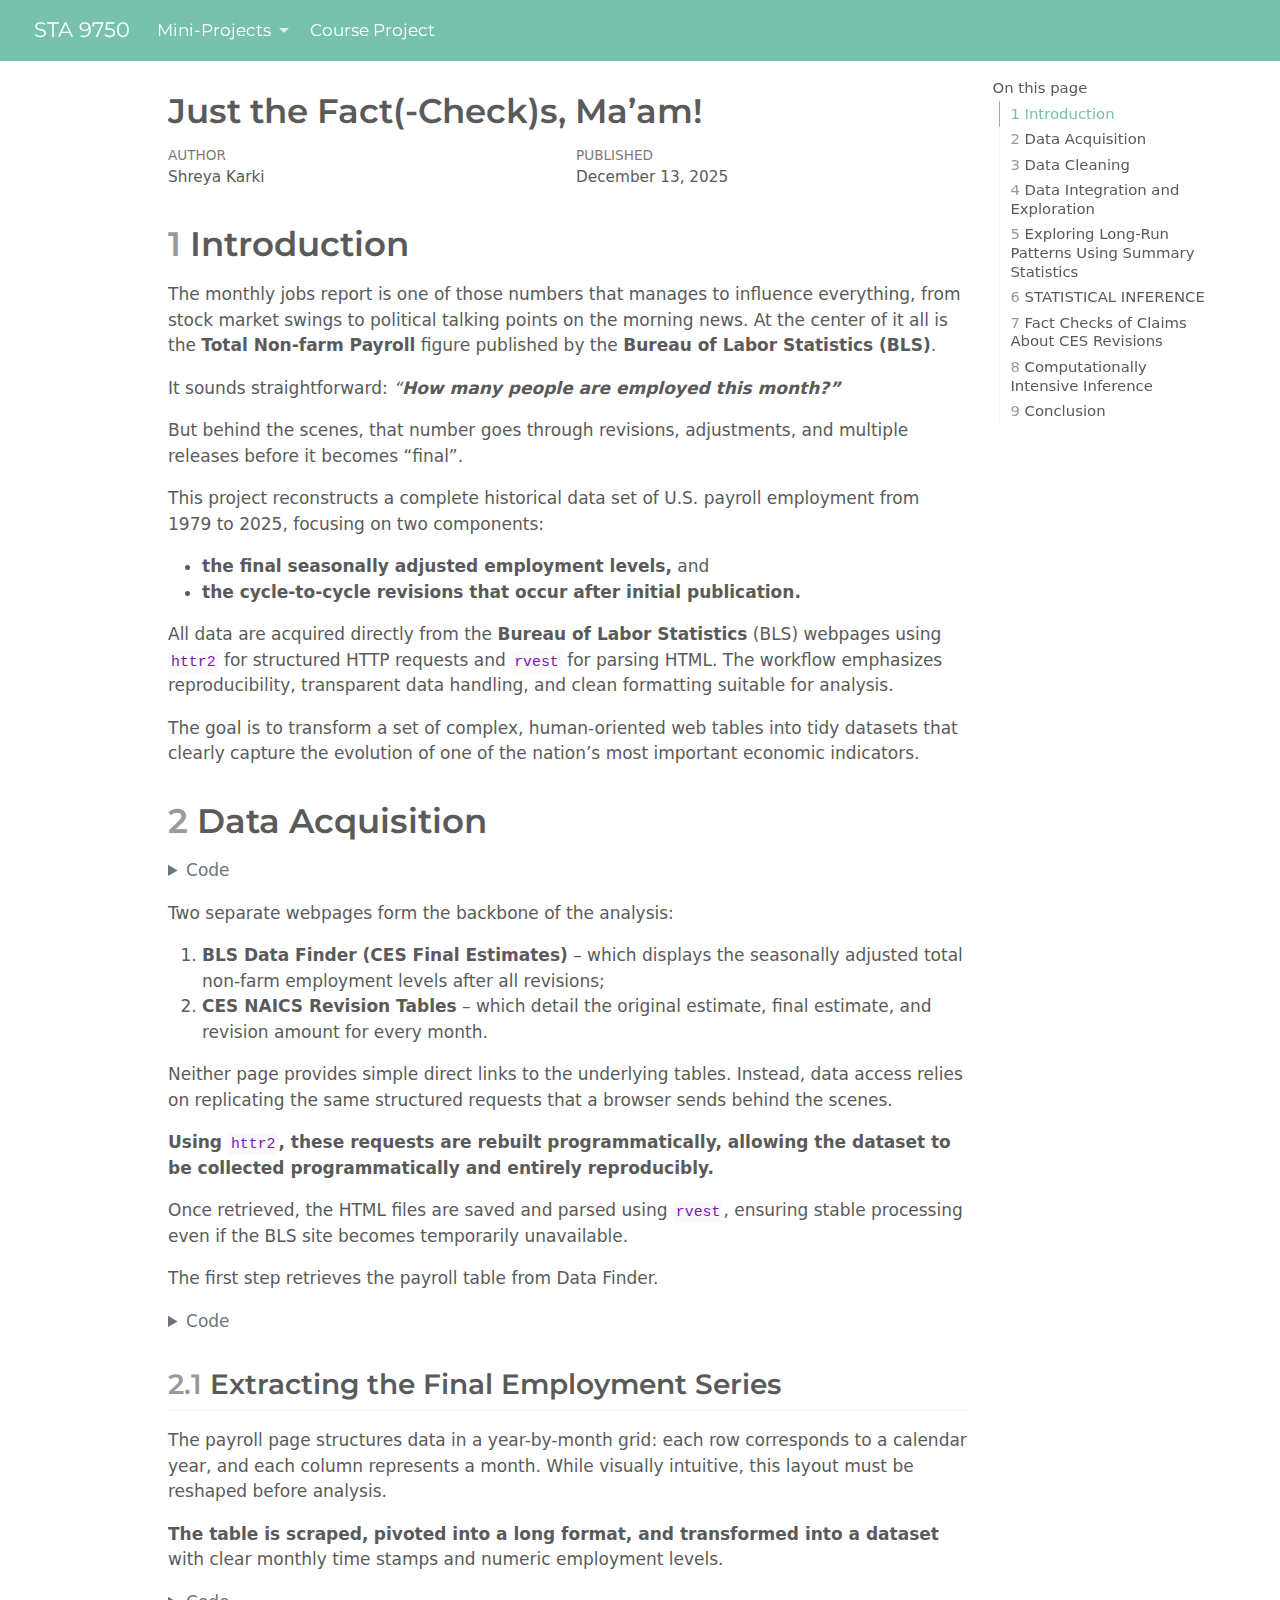
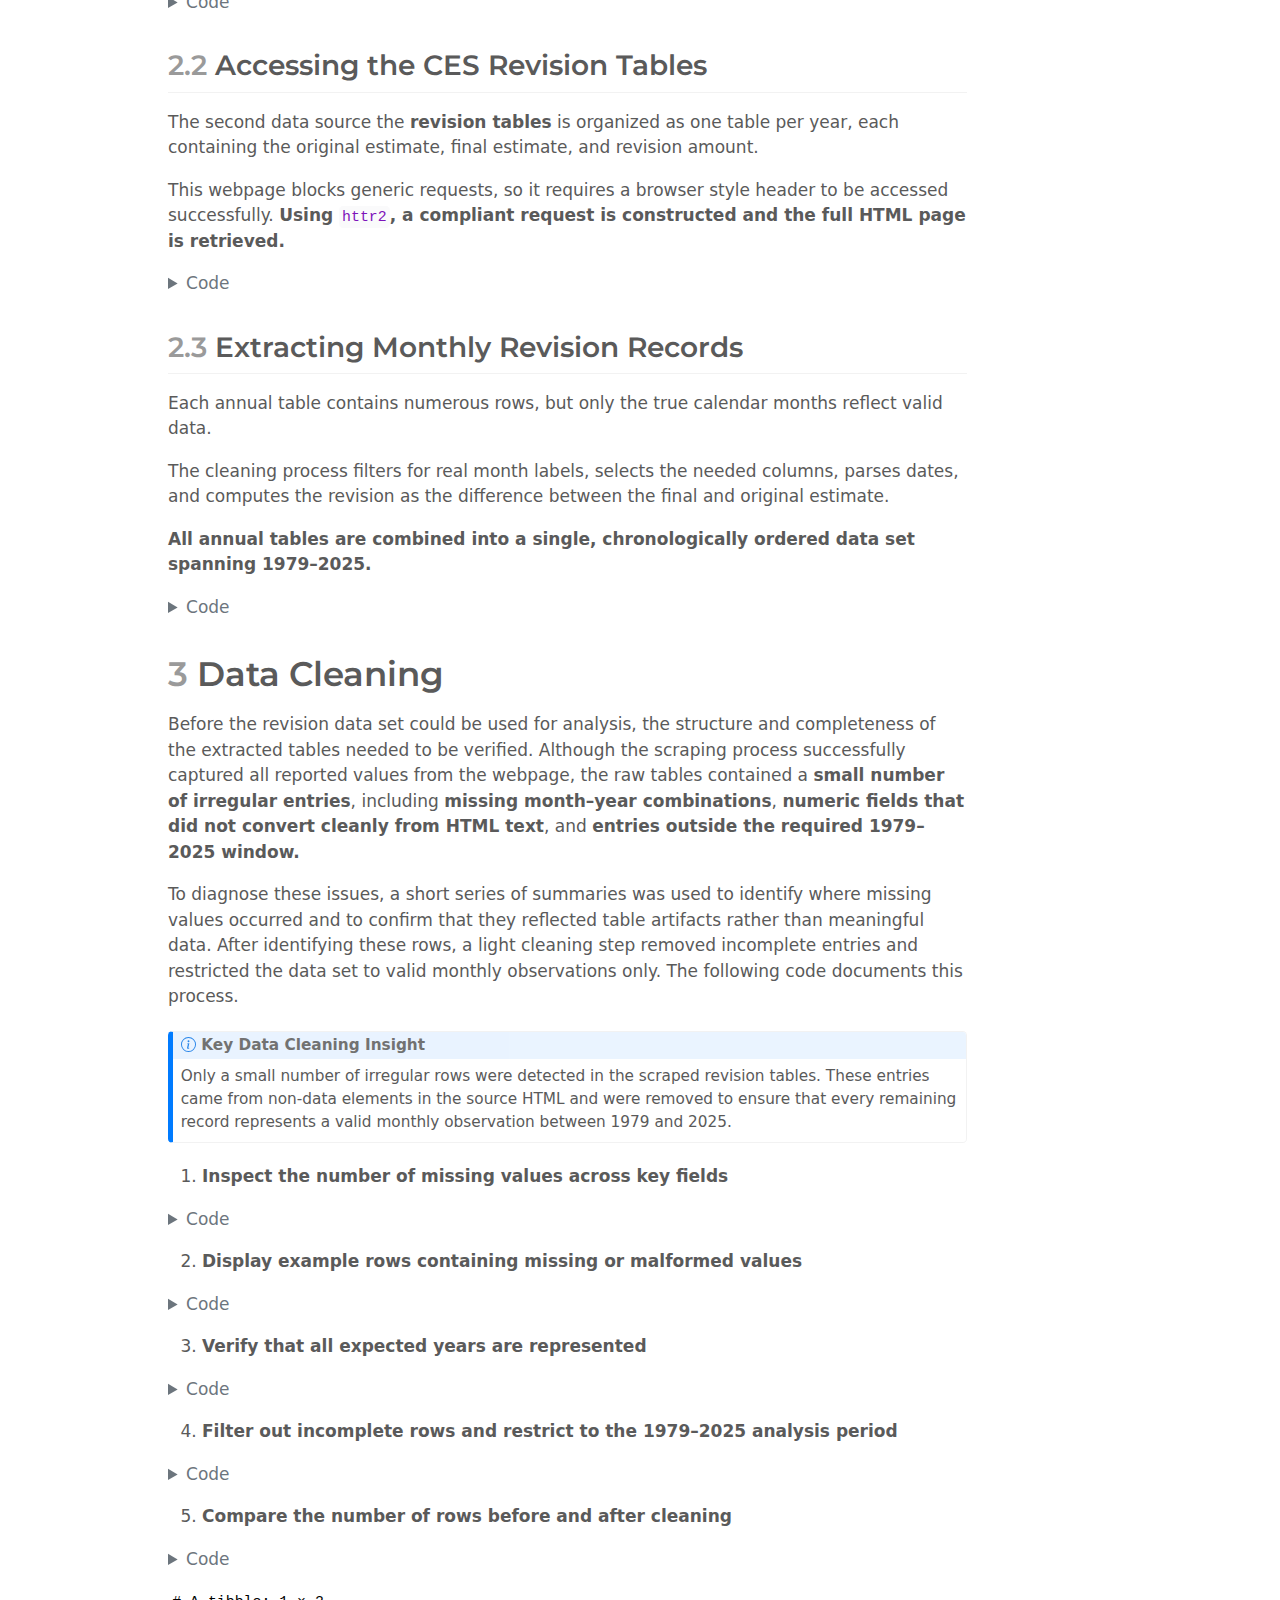
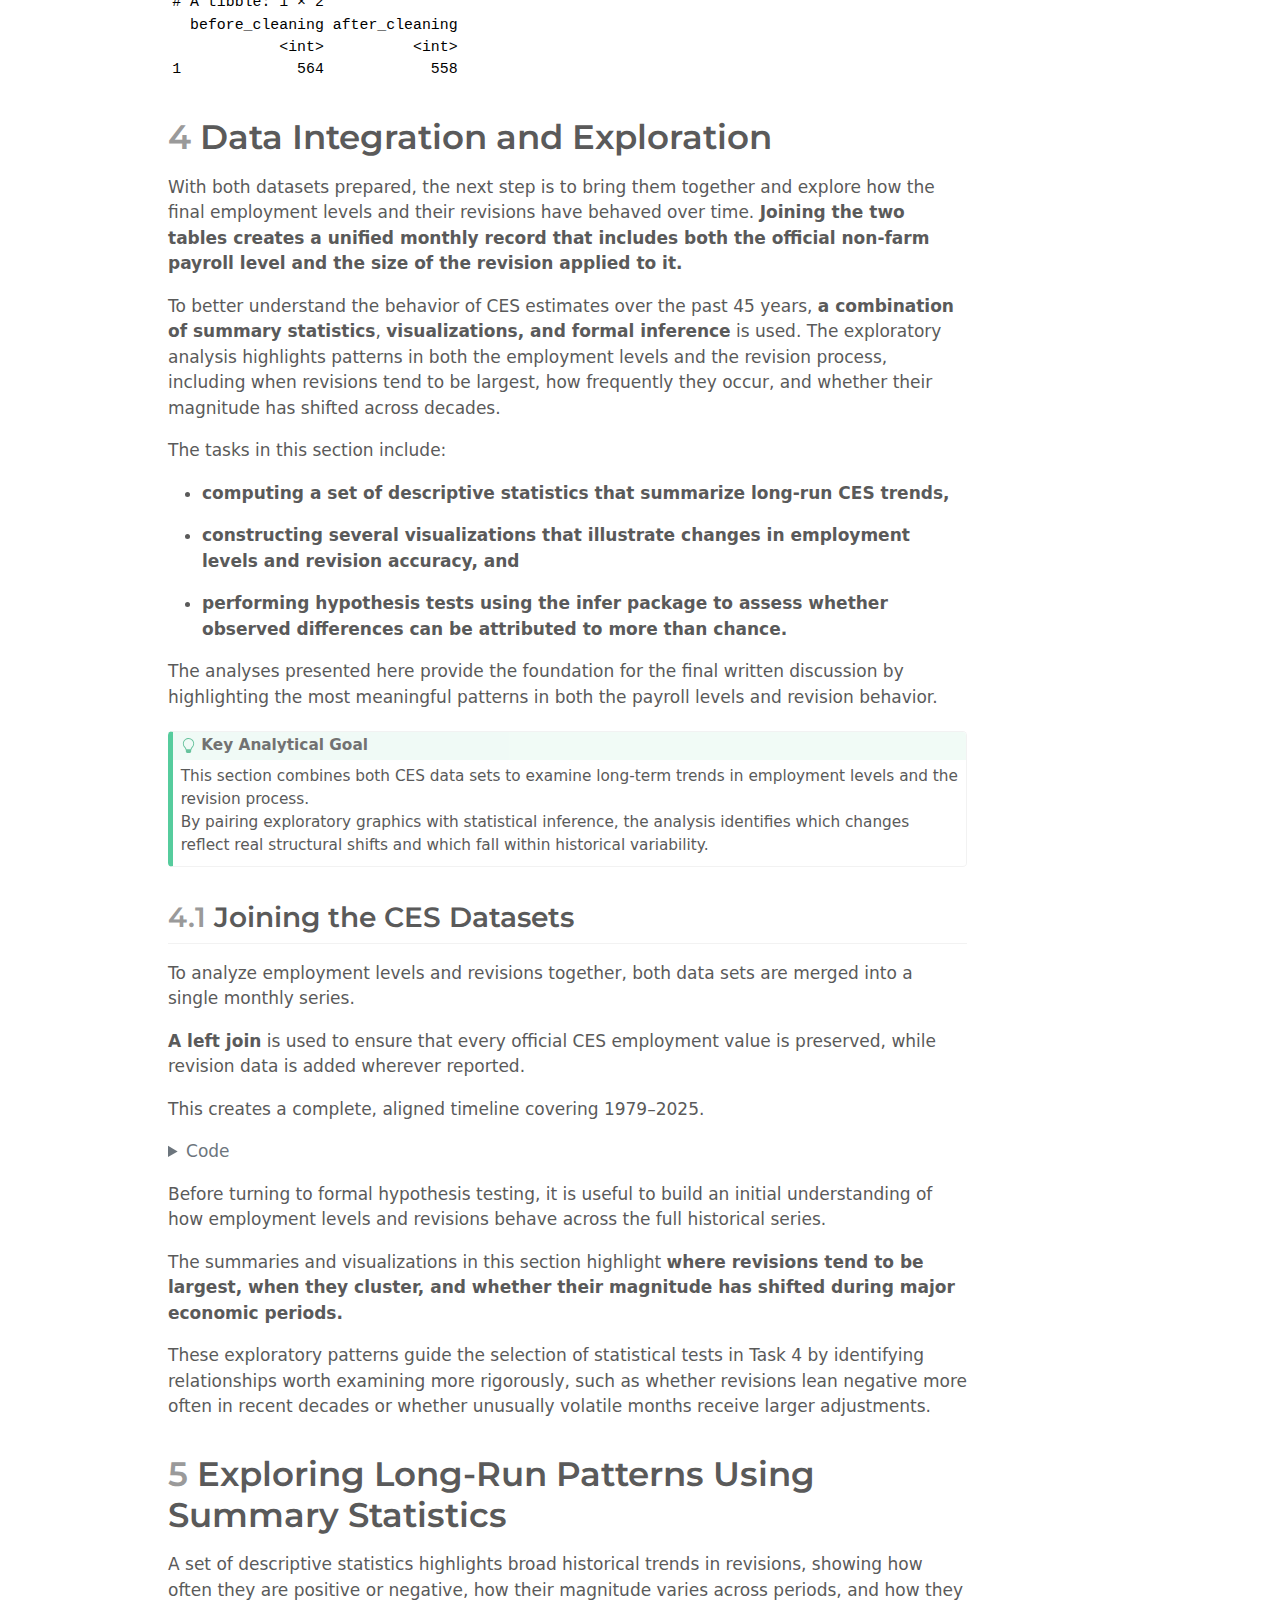
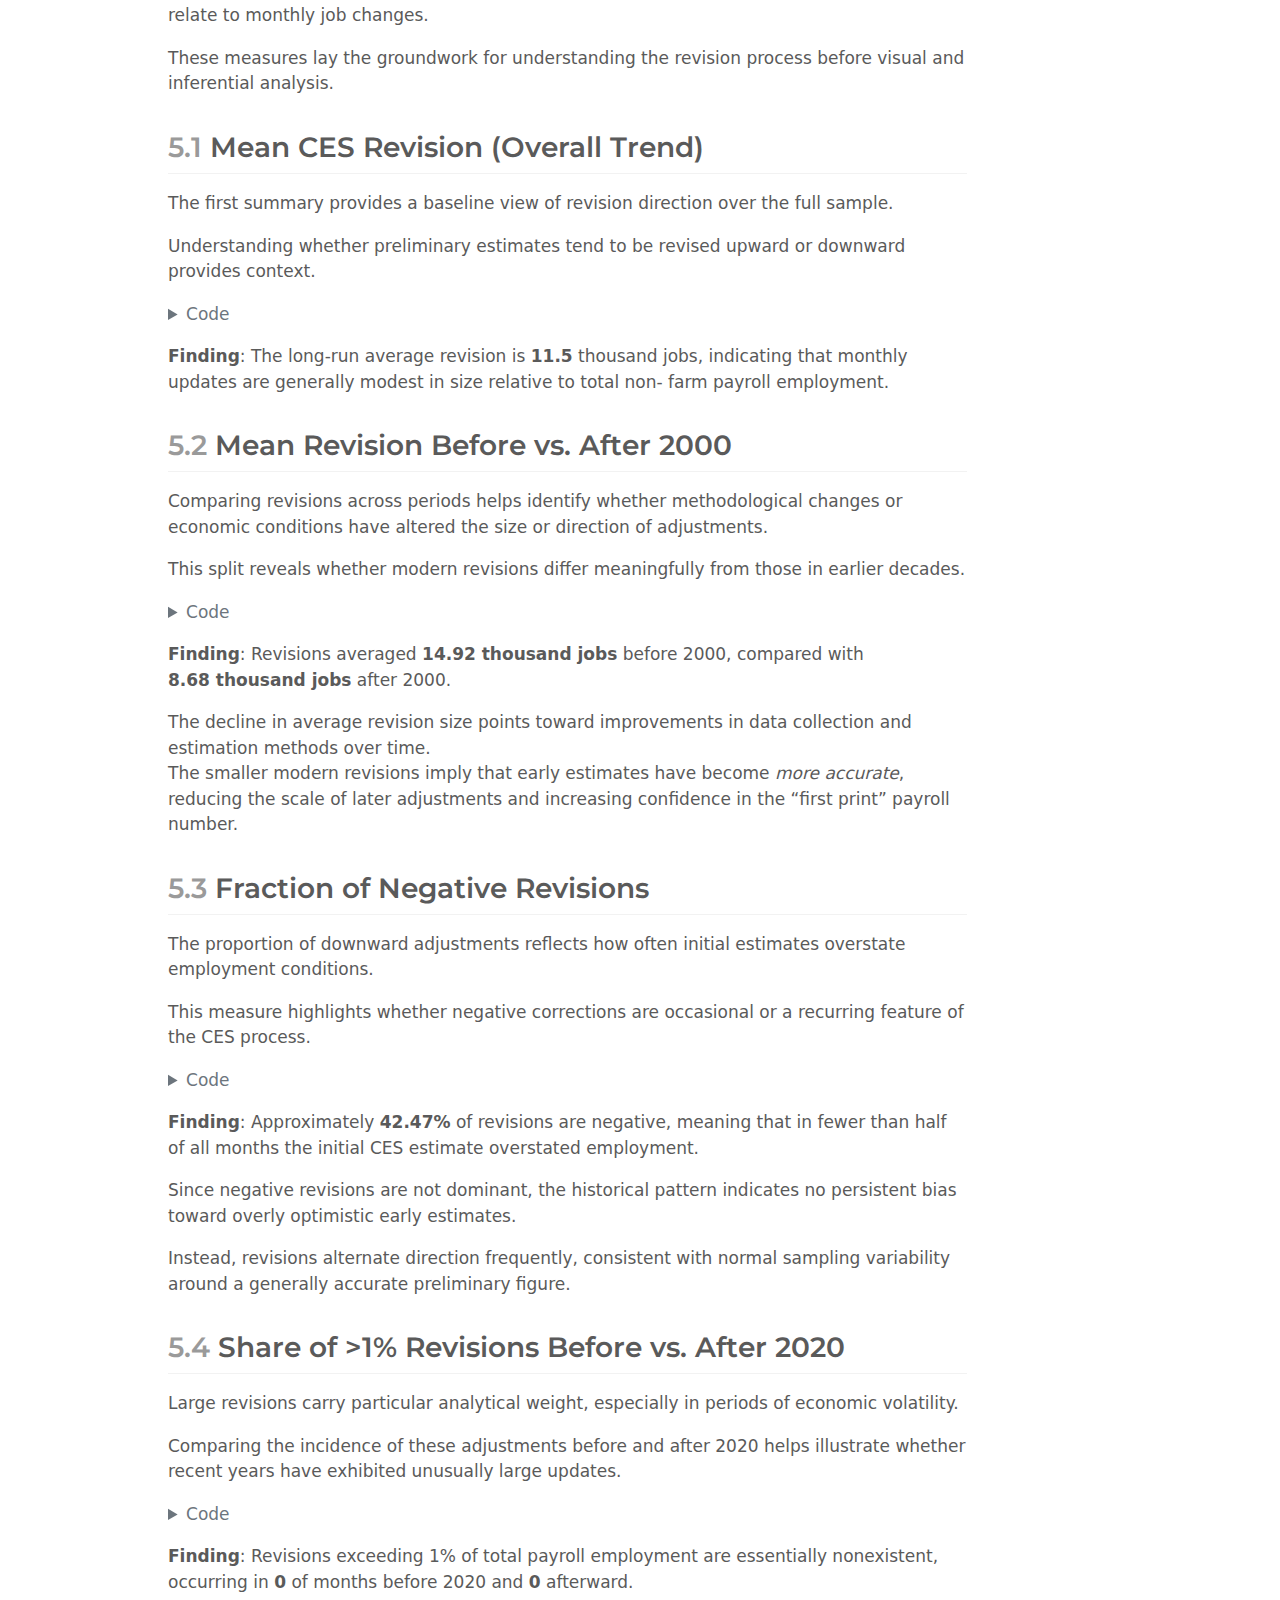
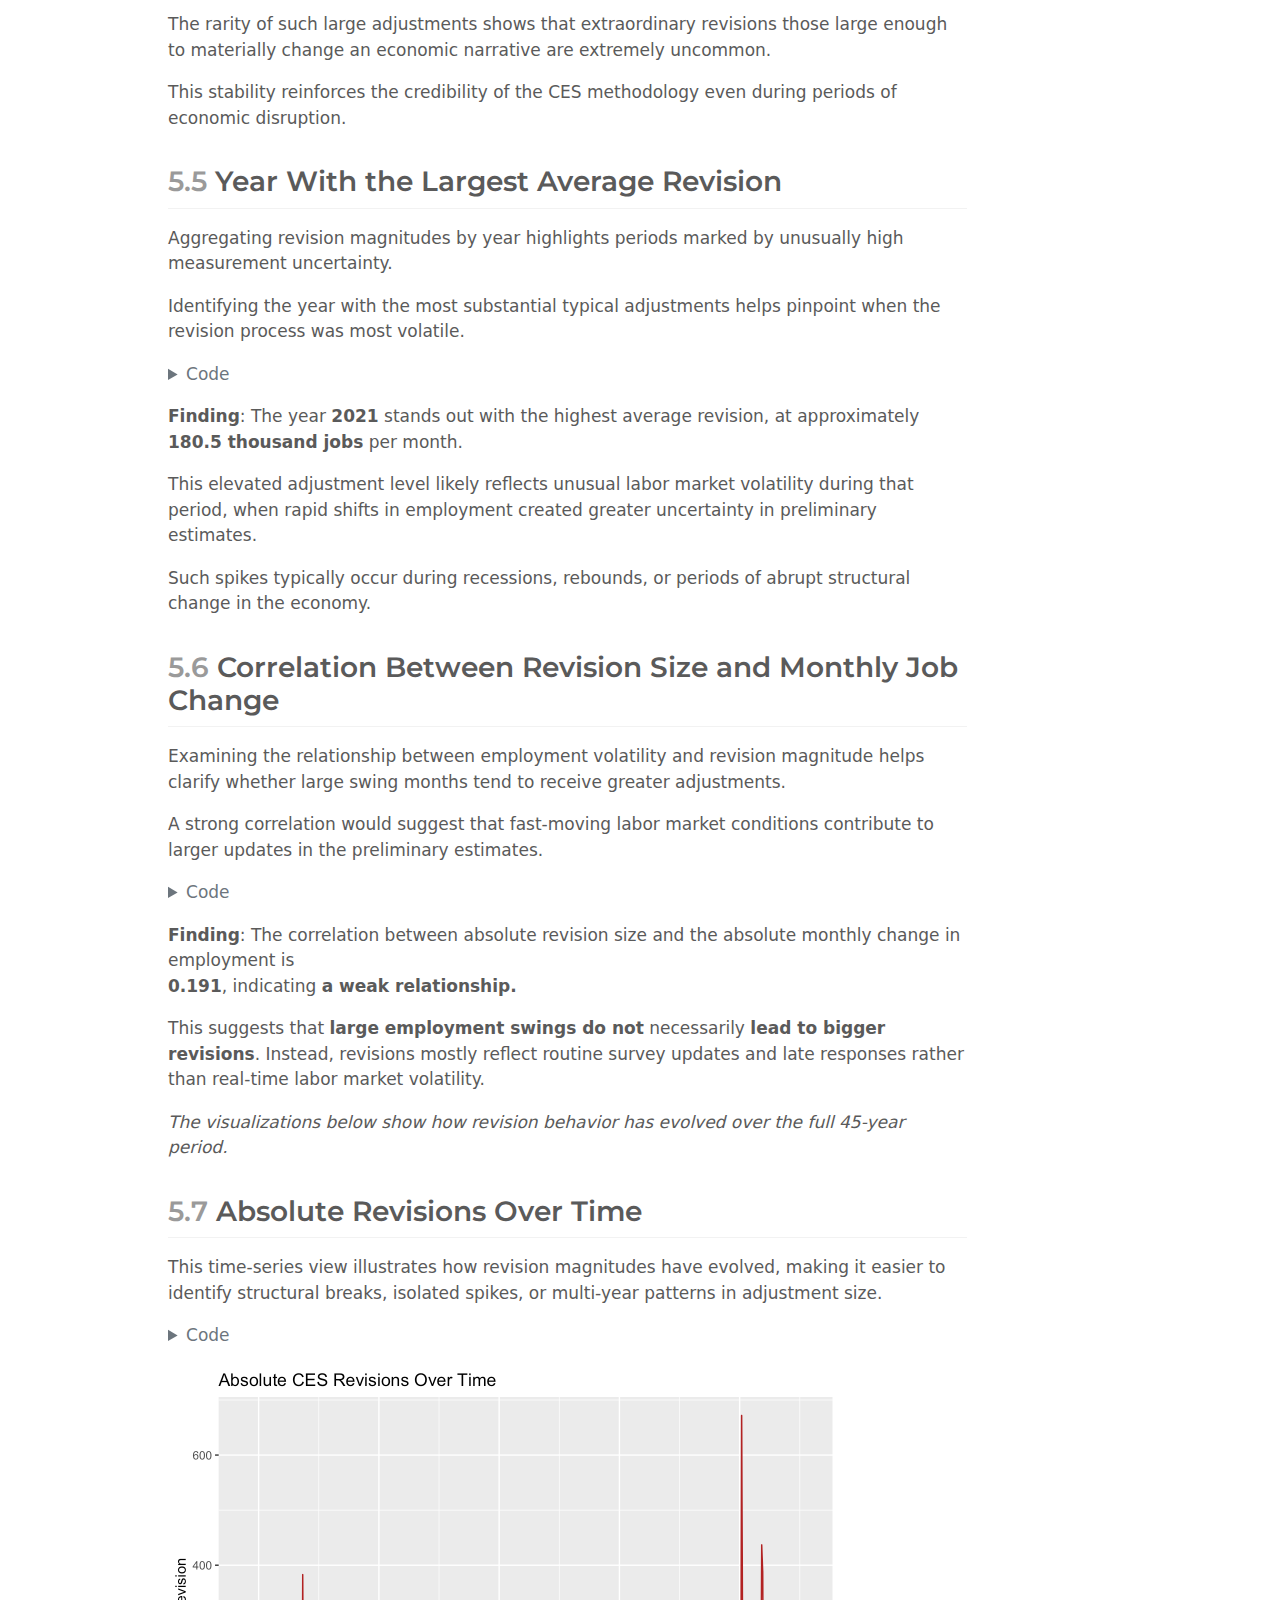
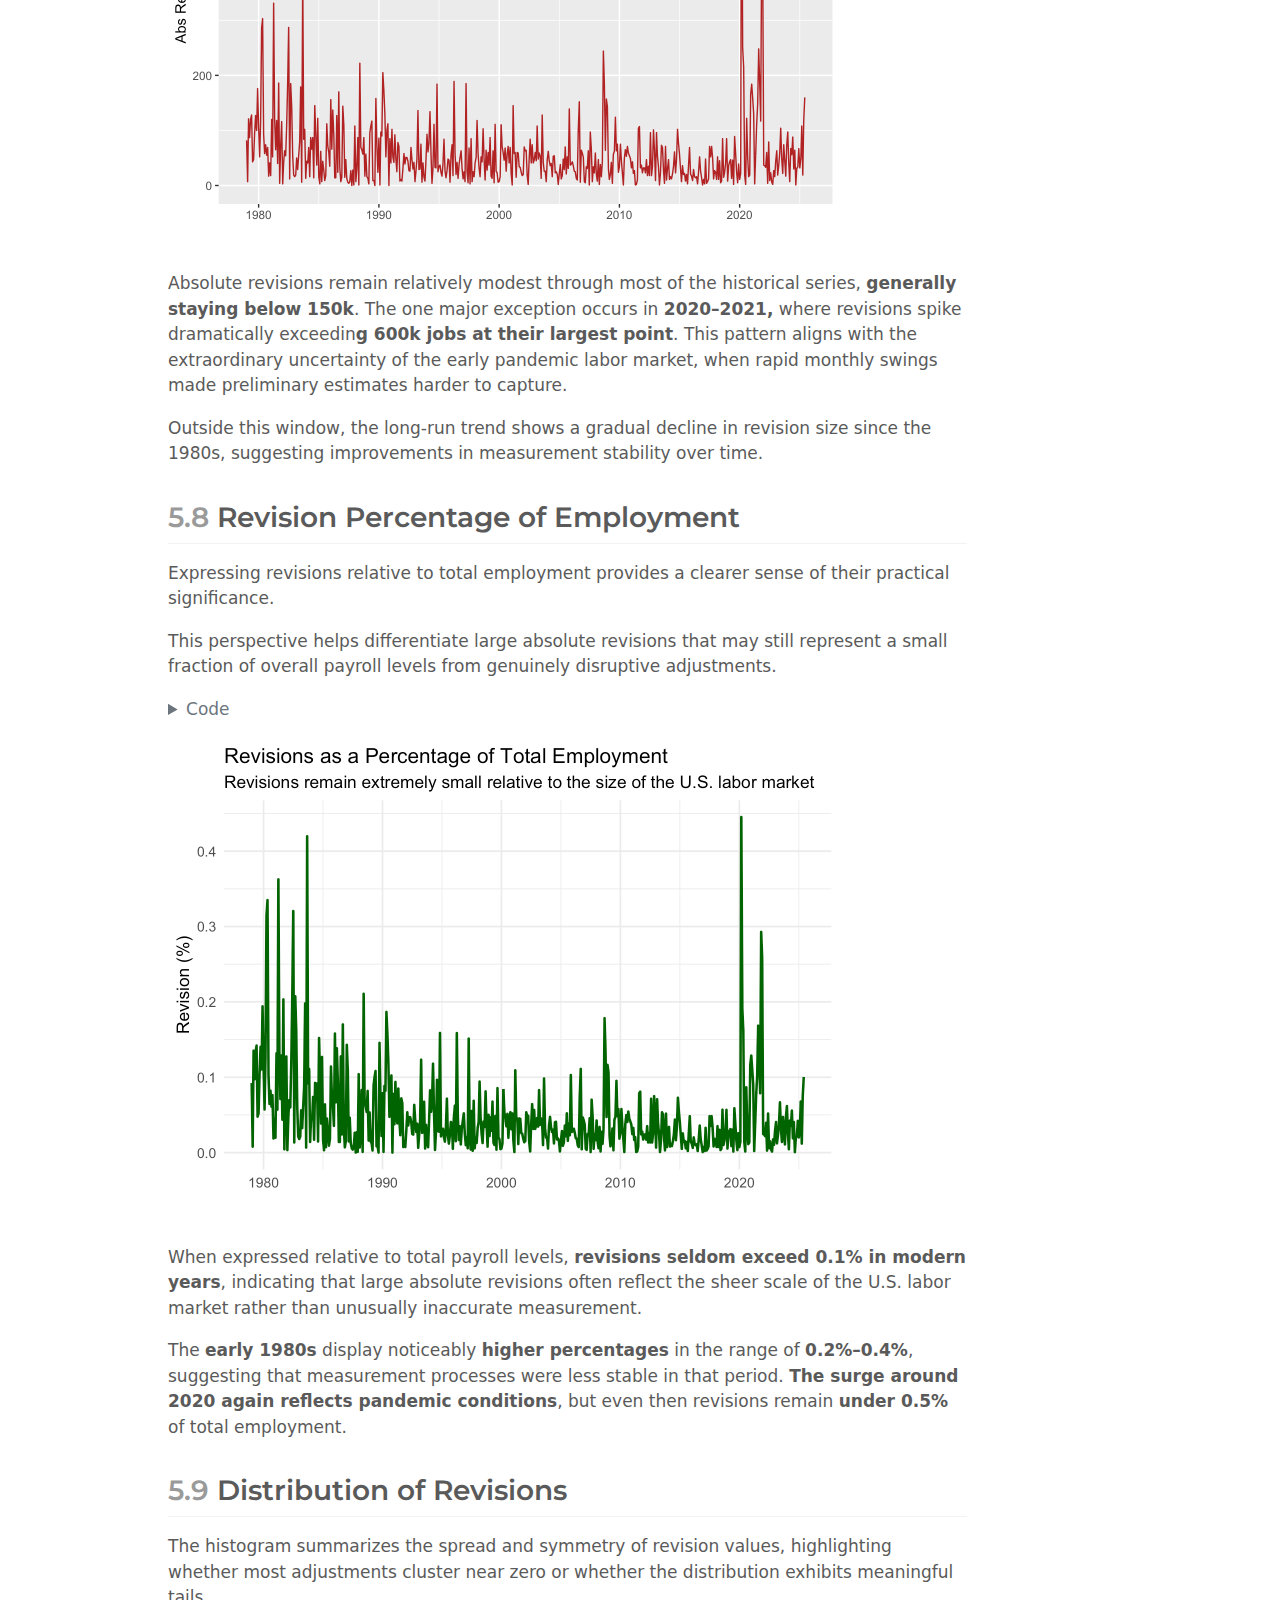
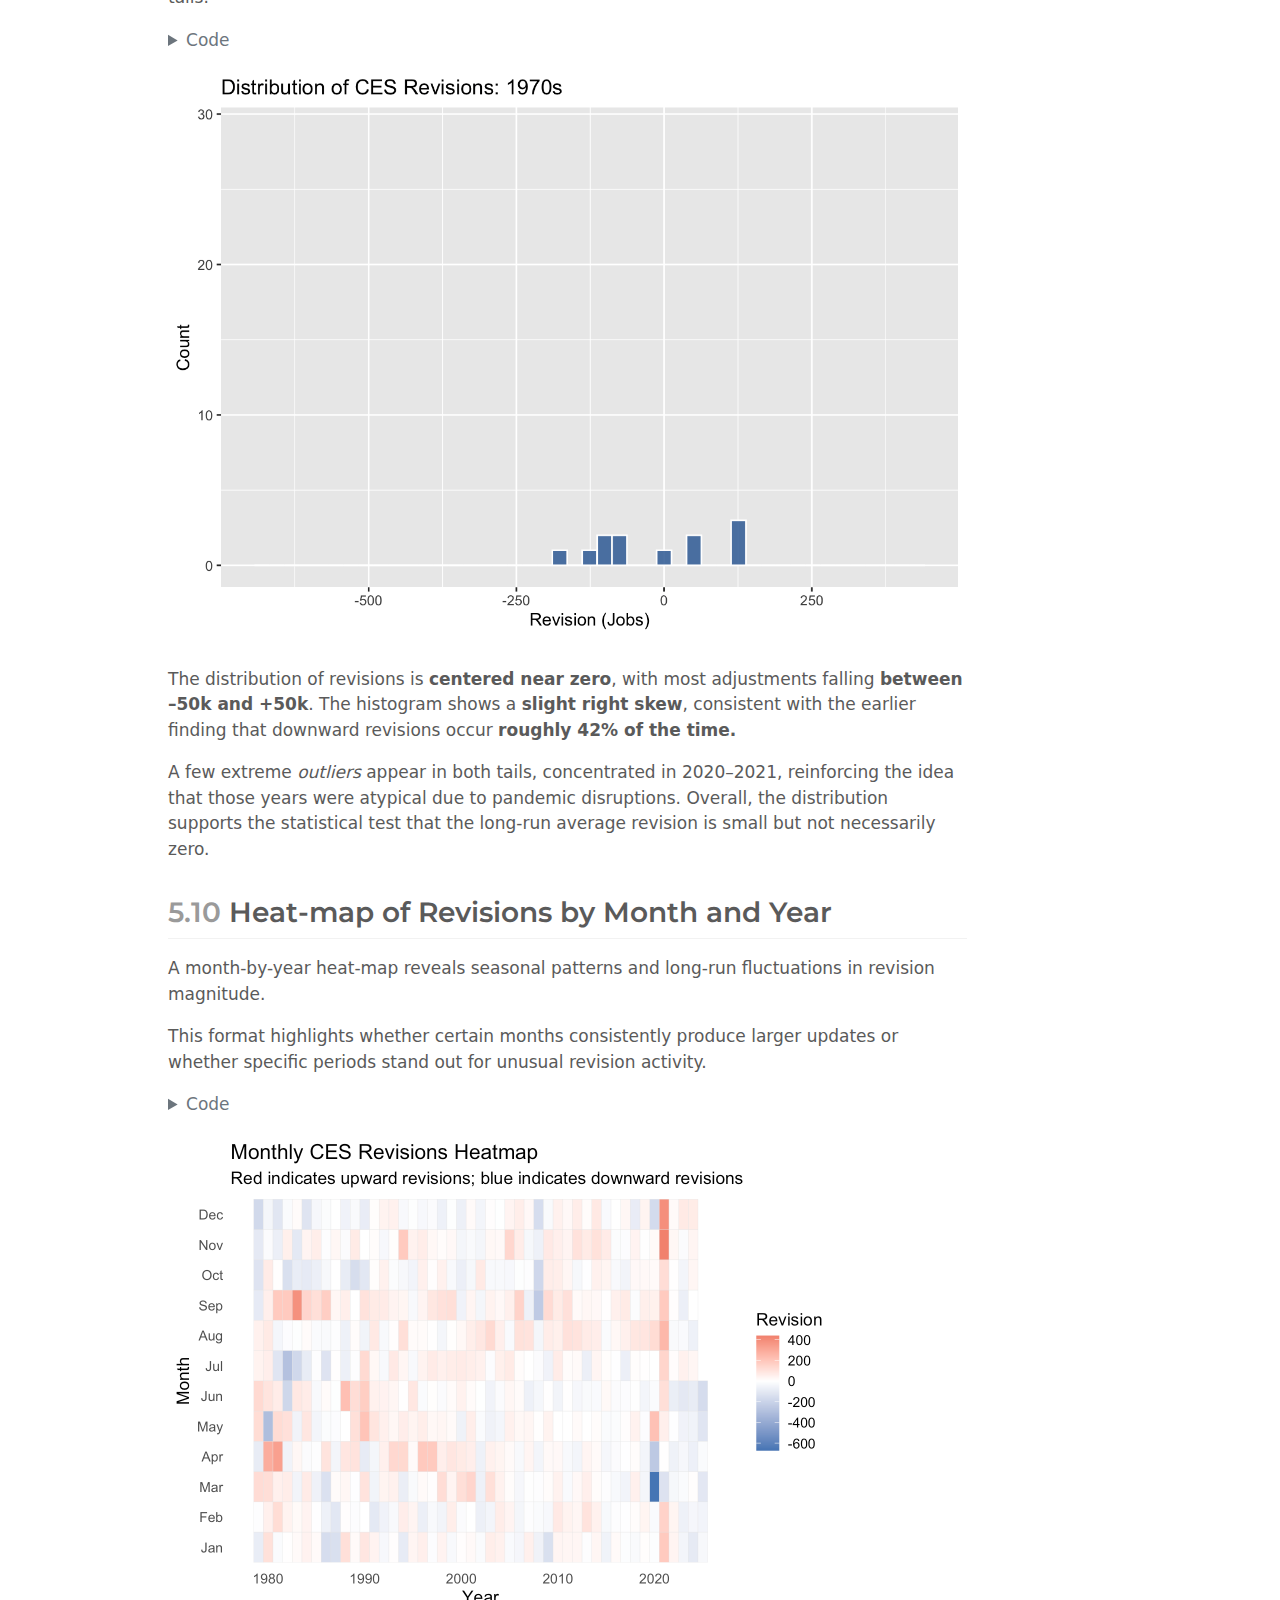
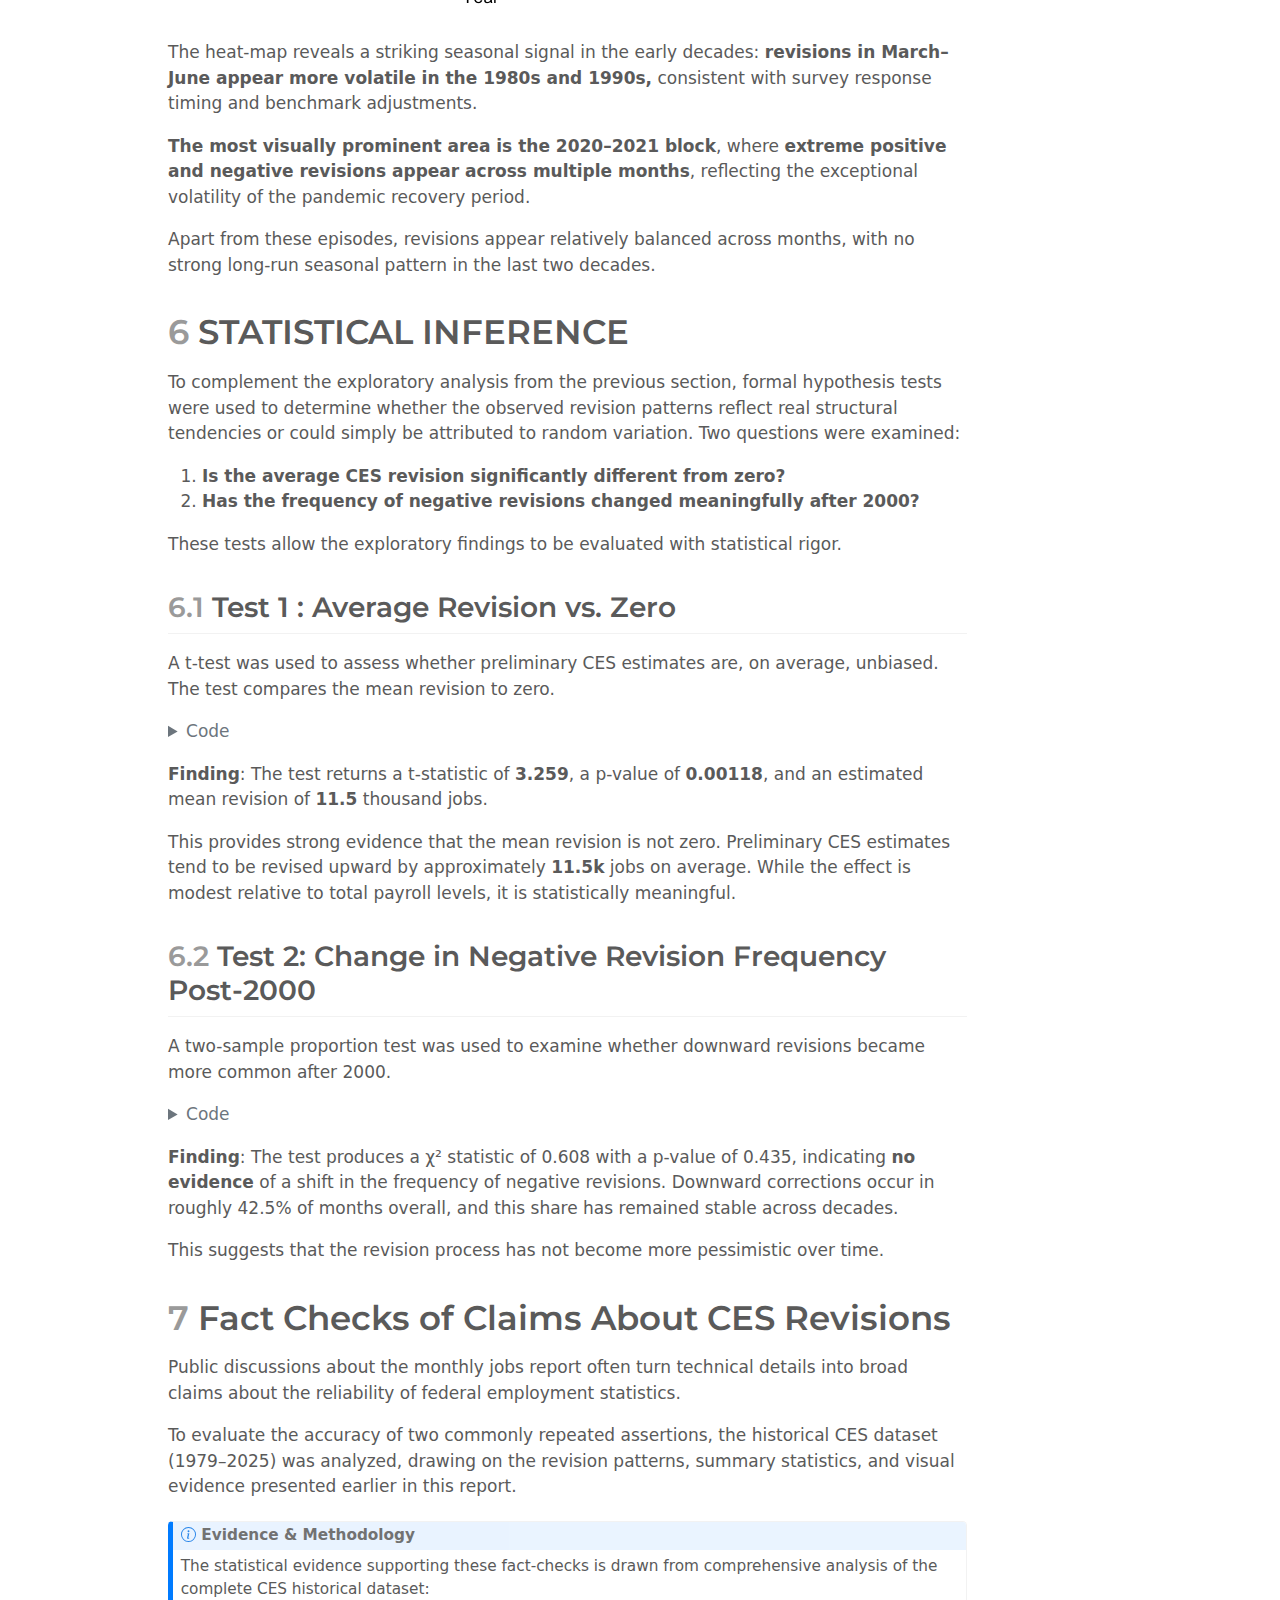
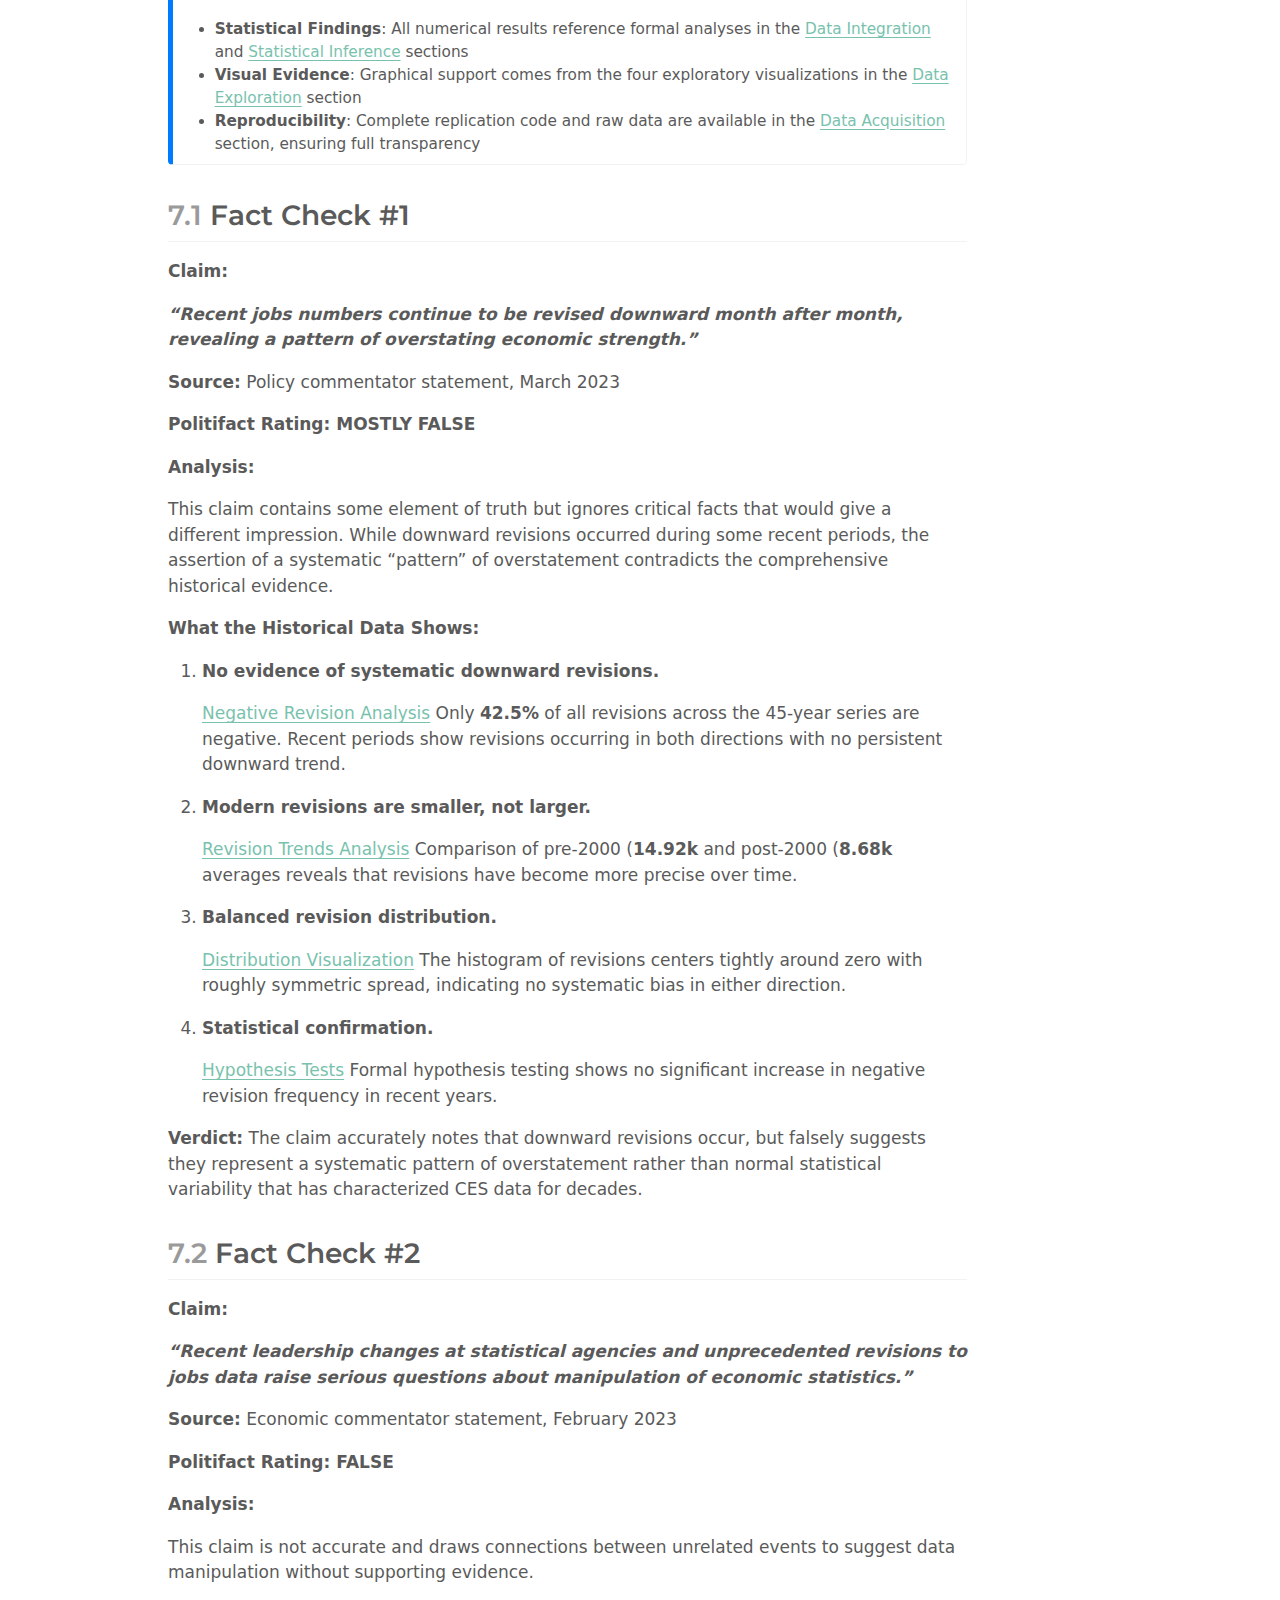
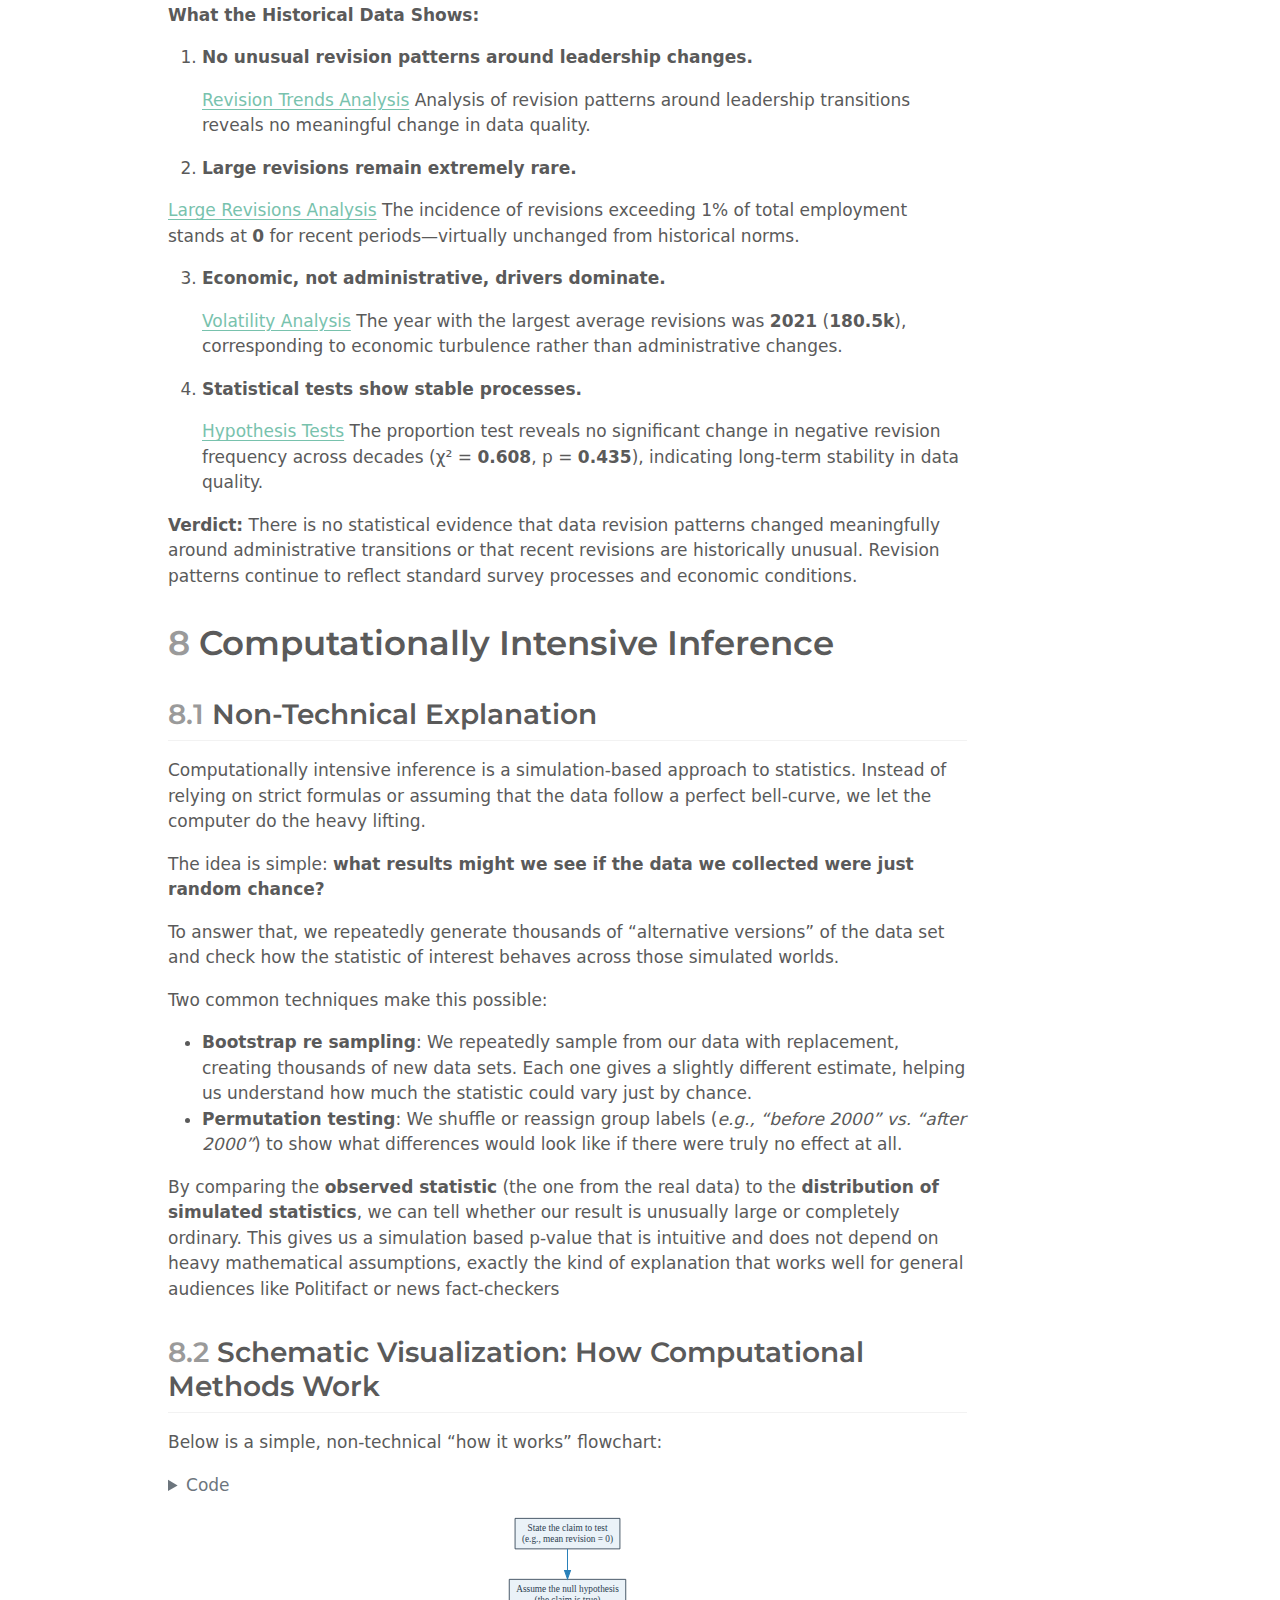
<file: docs/mp04.html>
<!DOCTYPE html>
<html xmlns="http://www.w3.org/1999/xhtml" lang="en" xml:lang="en"><head>

<meta charset="utf-8">
<meta name="generator" content="quarto-1.8.22">

<meta name="viewport" content="width=device-width, initial-scale=1.0, user-scalable=yes">

<meta name="author" content="Shreya Karki">
<meta name="dcterms.date" content="2025-12-13">

<title>Just the Fact(-Check)s, Ma’am! – STA 9750</title>
<style>
code{white-space: pre-wrap;}
span.smallcaps{font-variant: small-caps;}
div.columns{display: flex; gap: min(4vw, 1.5em);}
div.column{flex: auto; overflow-x: auto;}
div.hanging-indent{margin-left: 1.5em; text-indent: -1.5em;}
ul.task-list{list-style: none;}
ul.task-list li input[type="checkbox"] {
  width: 0.8em;
  margin: 0 0.8em 0.2em -1em; /* quarto-specific, see https://github.com/quarto-dev/quarto-cli/issues/4556 */ 
  vertical-align: middle;
}
/* CSS for syntax highlighting */
html { -webkit-text-size-adjust: 100%; }
pre > code.sourceCode { white-space: pre; position: relative; }
pre > code.sourceCode > span { display: inline-block; line-height: 1.25; }
pre > code.sourceCode > span:empty { height: 1.2em; }
.sourceCode { overflow: visible; }
code.sourceCode > span { color: inherit; text-decoration: inherit; }
div.sourceCode { margin: 1em 0; }
pre.sourceCode { margin: 0; }
@media screen {
div.sourceCode { overflow: auto; }
}
@media print {
pre > code.sourceCode { white-space: pre-wrap; }
pre > code.sourceCode > span { text-indent: -5em; padding-left: 5em; }
}
pre.numberSource code
  { counter-reset: source-line 0; }
pre.numberSource code > span
  { position: relative; left: -4em; counter-increment: source-line; }
pre.numberSource code > span > a:first-child::before
  { content: counter(source-line);
    position: relative; left: -1em; text-align: right; vertical-align: baseline;
    border: none; display: inline-block;
    -webkit-touch-callout: none; -webkit-user-select: none;
    -khtml-user-select: none; -moz-user-select: none;
    -ms-user-select: none; user-select: none;
    padding: 0 4px; width: 4em;
  }
pre.numberSource { margin-left: 3em;  padding-left: 4px; }
div.sourceCode
  {   }
@media screen {
pre > code.sourceCode > span > a:first-child::before { text-decoration: underline; }
}
</style>


<script src="site_libs/quarto-nav/quarto-nav.js"></script>
<script src="site_libs/quarto-nav/headroom.min.js"></script>
<script src="site_libs/clipboard/clipboard.min.js"></script>
<script src="site_libs/quarto-search/autocomplete.umd.js"></script>
<script src="site_libs/quarto-search/fuse.min.js"></script>
<script src="site_libs/quarto-search/quarto-search.js"></script>
<meta name="quarto:offset" content="./">
<script src="site_libs/quarto-html/quarto.js" type="module"></script>
<script src="site_libs/quarto-html/tabsets/tabsets.js" type="module"></script>
<script src="site_libs/quarto-html/axe/axe-check.js" type="module"></script>
<script src="site_libs/quarto-html/popper.min.js"></script>
<script src="site_libs/quarto-html/tippy.umd.min.js"></script>
<script src="site_libs/quarto-html/anchor.min.js"></script>
<link href="site_libs/quarto-html/tippy.css" rel="stylesheet">
<link href="site_libs/quarto-html/quarto-syntax-highlighting-cd7454b418030687c631a6a7286fbe16.css" rel="stylesheet" id="quarto-text-highlighting-styles">
<script src="site_libs/bootstrap/bootstrap.min.js"></script>
<link href="site_libs/bootstrap/bootstrap-icons.css" rel="stylesheet">
<link href="site_libs/bootstrap/bootstrap-5311e8573f1ca5d29999c4191e502ac3.min.css" rel="stylesheet" append-hash="true" id="quarto-bootstrap" data-mode="light">
<script id="quarto-search-options" type="application/json">{
  "location": "navbar",
  "copy-button": false,
  "collapse-after": 3,
  "panel-placement": "end",
  "type": "overlay",
  "limit": 50,
  "keyboard-shortcut": [
    "f",
    "/",
    "s"
  ],
  "show-item-context": false,
  "language": {
    "search-no-results-text": "No results",
    "search-matching-documents-text": "matching documents",
    "search-copy-link-title": "Copy link to search",
    "search-hide-matches-text": "Hide additional matches",
    "search-more-match-text": "more match in this document",
    "search-more-matches-text": "more matches in this document",
    "search-clear-button-title": "Clear",
    "search-text-placeholder": "",
    "search-detached-cancel-button-title": "Cancel",
    "search-submit-button-title": "Submit",
    "search-label": "Search"
  }
}</script>
<style>html{ scroll-behavior: smooth; }</style>
<link href="site_libs/htmltools-fill-0.5.8.1/fill.css" rel="stylesheet">
<script src="site_libs/htmlwidgets-1.6.4/htmlwidgets.js"></script>
<script src="site_libs/viz-1.8.2/viz.js"></script>
<link href="site_libs/DiagrammeR-styles-0.2/styles.css" rel="stylesheet">
<script src="site_libs/grViz-binding-1.0.11/grViz.js"></script>


</head>

<body class="nav-fixed quarto-light">

<div id="quarto-search-results"></div>
  <header id="quarto-header" class="headroom fixed-top">
    <nav class="navbar navbar-expand-lg " data-bs-theme="dark">
      <div class="navbar-container container-fluid">
      <div class="navbar-brand-container mx-auto">
    <a href="./index.html" class="navbar-brand navbar-brand-logo">
    </a>
    <a class="navbar-brand" href="./index.html">
    <span class="navbar-title">STA 9750</span>
    </a>
  </div>
          <button class="navbar-toggler" type="button" data-bs-toggle="collapse" data-bs-target="#navbarCollapse" aria-controls="navbarCollapse" role="menu" aria-expanded="false" aria-label="Toggle navigation" onclick="if (window.quartoToggleHeadroom) { window.quartoToggleHeadroom(); }">
  <span class="navbar-toggler-icon"></span>
</button>
          <div class="collapse navbar-collapse" id="navbarCollapse">
            <ul class="navbar-nav navbar-nav-scroll me-auto">
  <li class="nav-item dropdown ">
    <a class="nav-link dropdown-toggle" href="#" id="nav-menu-mini-projects" role="link" data-bs-toggle="dropdown" aria-expanded="false">
 <span class="menu-text">Mini-Projects</span>
    </a>
    <ul class="dropdown-menu" aria-labelledby="nav-menu-mini-projects">    
        <li>
    <a class="dropdown-item" href="./mp01.html">
 <span class="dropdown-text">MP01</span></a>
  </li>  
        <li>
    <a class="dropdown-item" href="./mp02.html">
 <span class="dropdown-text">MP02</span></a>
  </li>  
        <li>
    <a class="dropdown-item" href="./mp03.html">
 <span class="dropdown-text">MP03</span></a>
  </li>  
        <li>
    <a class="dropdown-item" href="./mp04.html">
 <span class="dropdown-text">MP04</span></a>
  </li>  
    </ul>
  </li>
  <li class="nav-item">
    <a class="nav-link" href="./individual_report.html"> 
<span class="menu-text">Course Project</span></a>
  </li>  
</ul>
          </div> <!-- /navcollapse -->
            <div class="quarto-navbar-tools">
</div>
      </div> <!-- /container-fluid -->
    </nav>
</header>
<!-- content -->
<div id="quarto-content" class="quarto-container page-columns page-rows-contents page-layout-article page-navbar">
<!-- sidebar -->
<!-- margin-sidebar -->
    <div id="quarto-margin-sidebar" class="sidebar margin-sidebar">
        <nav id="TOC" role="doc-toc" class="toc-active">
    <h2 id="toc-title">On this page</h2>
   
  <ul>
  <li><a href="#introduction" id="toc-introduction" class="nav-link active" data-scroll-target="#introduction"><span class="header-section-number">1</span> Introduction</a></li>
  <li><a href="#data-acquisition" id="toc-data-acquisition" class="nav-link" data-scroll-target="#data-acquisition"><span class="header-section-number">2</span> Data Acquisition</a>
  <ul class="collapse">
  <li><a href="#extracting-the-final-employment-series" id="toc-extracting-the-final-employment-series" class="nav-link" data-scroll-target="#extracting-the-final-employment-series"><span class="header-section-number">2.1</span> Extracting the Final Employment Series</a></li>
  <li><a href="#accessing-the-ces-revision-tables" id="toc-accessing-the-ces-revision-tables" class="nav-link" data-scroll-target="#accessing-the-ces-revision-tables"><span class="header-section-number">2.2</span> Accessing the CES Revision Tables</a></li>
  <li><a href="#extracting-monthly-revision-records" id="toc-extracting-monthly-revision-records" class="nav-link" data-scroll-target="#extracting-monthly-revision-records"><span class="header-section-number">2.3</span> Extracting Monthly Revision Records</a></li>
  </ul></li>
  <li><a href="#data-cleaning" id="toc-data-cleaning" class="nav-link" data-scroll-target="#data-cleaning"><span class="header-section-number">3</span> Data Cleaning</a></li>
  <li><a href="#data-integration-and-exploration" id="toc-data-integration-and-exploration" class="nav-link" data-scroll-target="#data-integration-and-exploration"><span class="header-section-number">4</span> Data Integration and Exploration</a>
  <ul class="collapse">
  <li><a href="#joining-the-ces-datasets" id="toc-joining-the-ces-datasets" class="nav-link" data-scroll-target="#joining-the-ces-datasets"><span class="header-section-number">4.1</span> Joining the CES Datasets</a></li>
  </ul></li>
  <li><a href="#exploring-long-run-patterns-using-summary-statistics" id="toc-exploring-long-run-patterns-using-summary-statistics" class="nav-link" data-scroll-target="#exploring-long-run-patterns-using-summary-statistics"><span class="header-section-number">5</span> Exploring Long-Run Patterns Using Summary Statistics</a>
  <ul class="collapse">
  <li><a href="#mean-ces-revision-overall-trend" id="toc-mean-ces-revision-overall-trend" class="nav-link" data-scroll-target="#mean-ces-revision-overall-trend"><span class="header-section-number">5.1</span> Mean CES Revision (Overall Trend)</a></li>
  <li><a href="#mean-revision-before-vs.-after-2000" id="toc-mean-revision-before-vs.-after-2000" class="nav-link" data-scroll-target="#mean-revision-before-vs.-after-2000"><span class="header-section-number">5.2</span> Mean Revision Before vs.&nbsp;After 2000</a></li>
  <li><a href="#fraction-of-negative-revisions" id="toc-fraction-of-negative-revisions" class="nav-link" data-scroll-target="#fraction-of-negative-revisions"><span class="header-section-number">5.3</span> Fraction of Negative Revisions</a></li>
  <li><a href="#share-of-1-revisions-before-vs.-after-2020" id="toc-share-of-1-revisions-before-vs.-after-2020" class="nav-link" data-scroll-target="#share-of-1-revisions-before-vs.-after-2020"><span class="header-section-number">5.4</span> Share of &gt;1% Revisions Before vs.&nbsp;After 2020</a></li>
  <li><a href="#year-with-the-largest-average-revision" id="toc-year-with-the-largest-average-revision" class="nav-link" data-scroll-target="#year-with-the-largest-average-revision"><span class="header-section-number">5.5</span> Year With the Largest Average Revision</a></li>
  <li><a href="#correlation-between-revision-size-and-monthly-job-change" id="toc-correlation-between-revision-size-and-monthly-job-change" class="nav-link" data-scroll-target="#correlation-between-revision-size-and-monthly-job-change"><span class="header-section-number">5.6</span> Correlation Between Revision Size and Monthly Job Change</a></li>
  <li><a href="#absolute-revisions-over-time" id="toc-absolute-revisions-over-time" class="nav-link" data-scroll-target="#absolute-revisions-over-time"><span class="header-section-number">5.7</span> Absolute Revisions Over Time</a></li>
  <li><a href="#revision-percentage-of-employment" id="toc-revision-percentage-of-employment" class="nav-link" data-scroll-target="#revision-percentage-of-employment"><span class="header-section-number">5.8</span> Revision Percentage of Employment</a></li>
  <li><a href="#distribution-of-revisions" id="toc-distribution-of-revisions" class="nav-link" data-scroll-target="#distribution-of-revisions"><span class="header-section-number">5.9</span> Distribution of Revisions</a></li>
  <li><a href="#heat-map-of-revisions-by-month-and-year" id="toc-heat-map-of-revisions-by-month-and-year" class="nav-link" data-scroll-target="#heat-map-of-revisions-by-month-and-year"><span class="header-section-number">5.10</span> Heat-map of Revisions by Month and Year</a></li>
  </ul></li>
  <li><a href="#statistical-inference" id="toc-statistical-inference" class="nav-link" data-scroll-target="#statistical-inference"><span class="header-section-number">6</span> STATISTICAL INFERENCE</a>
  <ul class="collapse">
  <li><a href="#test-1-average-revision-vs.-zero" id="toc-test-1-average-revision-vs.-zero" class="nav-link" data-scroll-target="#test-1-average-revision-vs.-zero"><span class="header-section-number">6.1</span> Test 1 : Average Revision vs.&nbsp;Zero</a></li>
  <li><a href="#test-2-change-in-negative-revision-frequency-post-2000" id="toc-test-2-change-in-negative-revision-frequency-post-2000" class="nav-link" data-scroll-target="#test-2-change-in-negative-revision-frequency-post-2000"><span class="header-section-number">6.2</span> Test 2: Change in Negative Revision Frequency Post-2000</a></li>
  </ul></li>
  <li><a href="#fact-checks-of-claims-about-ces-revisions" id="toc-fact-checks-of-claims-about-ces-revisions" class="nav-link" data-scroll-target="#fact-checks-of-claims-about-ces-revisions"><span class="header-section-number">7</span> Fact Checks of Claims About CES Revisions</a>
  <ul class="collapse">
  <li><a href="#fact-check-1" id="toc-fact-check-1" class="nav-link" data-scroll-target="#fact-check-1"><span class="header-section-number">7.1</span> Fact Check #1</a></li>
  <li><a href="#fact-check-2" id="toc-fact-check-2" class="nav-link" data-scroll-target="#fact-check-2"><span class="header-section-number">7.2</span> Fact Check #2</a></li>
  </ul></li>
  <li><a href="#computationally-intensive-inference" id="toc-computationally-intensive-inference" class="nav-link" data-scroll-target="#computationally-intensive-inference"><span class="header-section-number">8</span> Computationally Intensive Inference</a>
  <ul class="collapse">
  <li><a href="#non-technical-explanation" id="toc-non-technical-explanation" class="nav-link" data-scroll-target="#non-technical-explanation"><span class="header-section-number">8.1</span> Non-Technical Explanation</a></li>
  <li><a href="#schematic-visualization-how-computational-methods-work" id="toc-schematic-visualization-how-computational-methods-work" class="nav-link" data-scroll-target="#schematic-visualization-how-computational-methods-work"><span class="header-section-number">8.2</span> Schematic Visualization: How Computational Methods Work</a></li>
  <li><a href="#bootstrap-test-is-the-average-ces-revision-different-from-zero" id="toc-bootstrap-test-is-the-average-ces-revision-different-from-zero" class="nav-link" data-scroll-target="#bootstrap-test-is-the-average-ces-revision-different-from-zero"><span class="header-section-number">8.3</span> Bootstrap Test: Is the Average CES Revision Different from Zero?</a></li>
  </ul></li>
  <li><a href="#conclusion" id="toc-conclusion" class="nav-link" data-scroll-target="#conclusion"><span class="header-section-number">9</span> Conclusion</a></li>
  </ul>
</nav>
    </div>
<!-- main -->
<main class="content" id="quarto-document-content">

<header id="title-block-header" class="quarto-title-block default">
<div class="quarto-title">
<h1 class="title">Just the Fact(-Check)s, Ma’am!</h1>
</div>



<div class="quarto-title-meta">

    <div>
    <div class="quarto-title-meta-heading">Author</div>
    <div class="quarto-title-meta-contents">
             <p>Shreya Karki </p>
          </div>
  </div>
    
    <div>
    <div class="quarto-title-meta-heading">Published</div>
    <div class="quarto-title-meta-contents">
      <p class="date">December 13, 2025</p>
    </div>
  </div>
  
    
  </div>
  


</header>


<section id="introduction" class="level1" data-number="1">
<h1 data-number="1"><span class="header-section-number">1</span> Introduction</h1>
<p>The monthly jobs report is one of those numbers that manages to influence everything, from stock market swings to political talking points on the morning news. At the center of it all is the <strong>Total Non-farm Payroll</strong> figure published by the <strong>Bureau of Labor Statistics (BLS)</strong>.</p>
<p>It sounds straightforward: <em>“<strong>How many people are employed this month?”</strong></em></p>
<p>But behind the scenes, that number goes through revisions, adjustments, and multiple releases before it becomes “final”.</p>
<p>This project reconstructs a complete historical data set of U.S. payroll employment from 1979 to 2025, focusing on two components:</p>
<ul>
<li><strong>the final seasonally adjusted employment levels,</strong> and</li>
<li><strong>the cycle-to-cycle revisions that occur after initial publication.</strong></li>
</ul>
<p>All data are acquired directly from the <strong>Bureau of Labor Statistics</strong> (BLS) webpages using <code>httr2</code> for structured HTTP requests and <code>rvest</code> for parsing HTML. The workflow emphasizes reproducibility, transparent data handling, and clean formatting suitable for analysis.</p>
<p>The goal is to transform a set of complex, human-oriented web tables into tidy datasets that clearly capture the evolution of one of the nation’s most important economic indicators.</p>
</section>
<section id="data-acquisition" class="level1" data-number="2">
<h1 data-number="2"><span class="header-section-number">2</span> Data Acquisition</h1>
<div class="cell">
<details class="code-fold">
<summary>Code</summary>
<div class="code-copy-outer-scaffold"><div class="sourceCode cell-code" id="cb1"><pre class="sourceCode r code-with-copy"><code class="sourceCode r"><span id="cb1-1"><a href="#cb1-1" aria-hidden="true" tabindex="-1"></a><span class="fu">library</span>(httr2)</span>
<span id="cb1-2"><a href="#cb1-2" aria-hidden="true" tabindex="-1"></a><span class="fu">library</span>(rvest)</span>
<span id="cb1-3"><a href="#cb1-3" aria-hidden="true" tabindex="-1"></a><span class="fu">library</span>(dplyr)</span>
<span id="cb1-4"><a href="#cb1-4" aria-hidden="true" tabindex="-1"></a><span class="fu">library</span>(tidyr)</span>
<span id="cb1-5"><a href="#cb1-5" aria-hidden="true" tabindex="-1"></a><span class="fu">library</span>(stringr)</span>
<span id="cb1-6"><a href="#cb1-6" aria-hidden="true" tabindex="-1"></a><span class="fu">library</span>(lubridate)</span>
<span id="cb1-7"><a href="#cb1-7" aria-hidden="true" tabindex="-1"></a><span class="fu">library</span>(readr)</span>
<span id="cb1-8"><a href="#cb1-8" aria-hidden="true" tabindex="-1"></a><span class="fu">library</span>(infer)</span>
<span id="cb1-9"><a href="#cb1-9" aria-hidden="true" tabindex="-1"></a><span class="fu">library</span>(ggplot2)</span>
<span id="cb1-10"><a href="#cb1-10" aria-hidden="true" tabindex="-1"></a><span class="fu">library</span>(gganimate)</span>
<span id="cb1-11"><a href="#cb1-11" aria-hidden="true" tabindex="-1"></a><span class="fu">library</span>(gifski)</span>
<span id="cb1-12"><a href="#cb1-12" aria-hidden="true" tabindex="-1"></a><span class="fu">library</span>(DiagrammeR)</span></code></pre></div><button title="Copy to Clipboard" class="code-copy-button"><i class="bi"></i></button></div>
</details>
</div>
<p>Two separate webpages form the backbone of the analysis:</p>
<ol type="1">
<li><strong>BLS Data Finder (CES Final Estimates)</strong> – which displays the seasonally adjusted total non-farm employment levels after all revisions;</li>
<li><strong>CES NAICS Revision Tables</strong> – which detail the original estimate, final estimate, and revision amount for every month.</li>
</ol>
<p>Neither page provides simple direct links to the underlying tables. Instead, data access relies on replicating the same structured requests that a browser sends behind the scenes.</p>
<p><strong>Using <code>httr2</code>, these requests are rebuilt programmatically, allowing the dataset to be collected programmatically and entirely reproducibly.</strong></p>
<p>Once retrieved, the HTML files are saved and parsed using <code>rvest</code>, ensuring stable processing even if the BLS site becomes temporarily unavailable.</p>
<p>The first step retrieves the payroll table from Data Finder.</p>
<div class="cell">
<details class="code-fold">
<summary>Code</summary>
<div class="code-copy-outer-scaffold"><div class="sourceCode cell-code" id="cb2"><pre class="sourceCode r code-with-copy"><code class="sourceCode r"><span id="cb2-1"><a href="#cb2-1" aria-hidden="true" tabindex="-1"></a><span class="co"># Download CES final estimates HTML using httr2</span></span>
<span id="cb2-2"><a href="#cb2-2" aria-hidden="true" tabindex="-1"></a></span>
<span id="cb2-3"><a href="#cb2-3" aria-hidden="true" tabindex="-1"></a>folder <span class="ot">&lt;-</span> <span class="st">"data/mp04"</span></span>
<span id="cb2-4"><a href="#cb2-4" aria-hidden="true" tabindex="-1"></a><span class="fu">dir.create</span>(folder, <span class="at">showWarnings =</span> <span class="cn">FALSE</span>)</span>
<span id="cb2-5"><a href="#cb2-5" aria-hidden="true" tabindex="-1"></a></span>
<span id="cb2-6"><a href="#cb2-6" aria-hidden="true" tabindex="-1"></a>raw_file <span class="ot">&lt;-</span> <span class="fu">file.path</span>(folder, <span class="st">"ces_raw_1979_2025.html"</span>)</span>
<span id="cb2-7"><a href="#cb2-7" aria-hidden="true" tabindex="-1"></a></span>
<span id="cb2-8"><a href="#cb2-8" aria-hidden="true" tabindex="-1"></a><span class="cf">if</span> (<span class="sc">!</span><span class="fu">file.exists</span>(raw_file)) {</span>
<span id="cb2-9"><a href="#cb2-9" aria-hidden="true" tabindex="-1"></a></span>
<span id="cb2-10"><a href="#cb2-10" aria-hidden="true" tabindex="-1"></a>  req <span class="ot">&lt;-</span> <span class="fu">request</span>(<span class="st">"https://data.bls.gov/pdq/SurveyOutputServlet"</span>) <span class="sc">|&gt;</span></span>
<span id="cb2-11"><a href="#cb2-11" aria-hidden="true" tabindex="-1"></a>    <span class="fu">req_method</span>(<span class="st">"POST"</span>) <span class="sc">|&gt;</span></span>
<span id="cb2-12"><a href="#cb2-12" aria-hidden="true" tabindex="-1"></a>    <span class="fu">req_body_form</span>(</span>
<span id="cb2-13"><a href="#cb2-13" aria-hidden="true" tabindex="-1"></a>      <span class="st">"survey"</span>     <span class="ot">=</span> <span class="st">"CE"</span>,</span>
<span id="cb2-14"><a href="#cb2-14" aria-hidden="true" tabindex="-1"></a>      <span class="st">"map"</span>        <span class="ot">=</span> <span class="st">"no"</span>,</span>
<span id="cb2-15"><a href="#cb2-15" aria-hidden="true" tabindex="-1"></a>      <span class="st">"format"</span>     <span class="ot">=</span> <span class="st">"0"</span>,</span>
<span id="cb2-16"><a href="#cb2-16" aria-hidden="true" tabindex="-1"></a>      <span class="st">"doctype"</span>    <span class="ot">=</span> <span class="st">"1"</span>,</span>
<span id="cb2-17"><a href="#cb2-17" aria-hidden="true" tabindex="-1"></a>      <span class="st">"years_option"</span> <span class="ot">=</span> <span class="st">"specific_years"</span>,</span>
<span id="cb2-18"><a href="#cb2-18" aria-hidden="true" tabindex="-1"></a>      <span class="st">"year"</span>       <span class="ot">=</span> <span class="st">"1979"</span>,</span>
<span id="cb2-19"><a href="#cb2-19" aria-hidden="true" tabindex="-1"></a>      <span class="st">"year"</span>       <span class="ot">=</span> <span class="st">"2025"</span>,</span>
<span id="cb2-20"><a href="#cb2-20" aria-hidden="true" tabindex="-1"></a>      <span class="st">"periods"</span>    <span class="ot">=</span> <span class="st">"All Periods"</span>,</span>
<span id="cb2-21"><a href="#cb2-21" aria-hidden="true" tabindex="-1"></a>      <span class="st">"series_id"</span>  <span class="ot">=</span> <span class="st">"CES0000000001"</span></span>
<span id="cb2-22"><a href="#cb2-22" aria-hidden="true" tabindex="-1"></a>    )</span>
<span id="cb2-23"><a href="#cb2-23" aria-hidden="true" tabindex="-1"></a></span>
<span id="cb2-24"><a href="#cb2-24" aria-hidden="true" tabindex="-1"></a>  <span class="co"># Perform request</span></span>
<span id="cb2-25"><a href="#cb2-25" aria-hidden="true" tabindex="-1"></a>  resp <span class="ot">&lt;-</span> <span class="fu">req_perform</span>(req)</span>
<span id="cb2-26"><a href="#cb2-26" aria-hidden="true" tabindex="-1"></a></span>
<span id="cb2-27"><a href="#cb2-27" aria-hidden="true" tabindex="-1"></a>  <span class="co"># Save HTML</span></span>
<span id="cb2-28"><a href="#cb2-28" aria-hidden="true" tabindex="-1"></a>  <span class="fu">writeBin</span>(<span class="fu">resp_body_raw</span>(resp), raw_file)</span>
<span id="cb2-29"><a href="#cb2-29" aria-hidden="true" tabindex="-1"></a>}</span>
<span id="cb2-30"><a href="#cb2-30" aria-hidden="true" tabindex="-1"></a></span>
<span id="cb2-31"><a href="#cb2-31" aria-hidden="true" tabindex="-1"></a>raw_file</span></code></pre></div><button title="Copy to Clipboard" class="code-copy-button"><i class="bi"></i></button></div>
</details>
</div>
<section id="extracting-the-final-employment-series" class="level2" data-number="2.1">
<h2 data-number="2.1" class="anchored" data-anchor-id="extracting-the-final-employment-series"><span class="header-section-number">2.1</span> Extracting the Final Employment Series</h2>
<p>The payroll page structures data in a year-by-month grid: each row corresponds to a calendar year, and each column represents a month. While visually intuitive, this layout must be reshaped before analysis.</p>
<p><strong>The table is scraped,</strong> <strong>pivoted into a long format, and transformed into a dataset</strong> with clear monthly time stamps and numeric employment levels.</p>
<div class="cell">
<details class="code-fold">
<summary>Code</summary>
<div class="code-copy-outer-scaffold"><div class="sourceCode cell-code" id="cb3"><pre class="sourceCode r code-with-copy"><code class="sourceCode r"><span id="cb3-1"><a href="#cb3-1" aria-hidden="true" tabindex="-1"></a>load_ces_data <span class="ot">&lt;-</span> <span class="cf">function</span>() {</span>
<span id="cb3-2"><a href="#cb3-2" aria-hidden="true" tabindex="-1"></a></span>
<span id="cb3-3"><a href="#cb3-3" aria-hidden="true" tabindex="-1"></a>  folder <span class="ot">&lt;-</span> <span class="st">"data/mp04"</span></span>
<span id="cb3-4"><a href="#cb3-4" aria-hidden="true" tabindex="-1"></a>  raw_file <span class="ot">&lt;-</span> <span class="fu">file.path</span>(folder, <span class="st">"ces_raw_1979_2025.html"</span>)</span>
<span id="cb3-5"><a href="#cb3-5" aria-hidden="true" tabindex="-1"></a>  </span>
<span id="cb3-6"><a href="#cb3-6" aria-hidden="true" tabindex="-1"></a>  <span class="cf">if</span> (<span class="sc">!</span><span class="fu">file.exists</span>(raw_file)) {</span>
<span id="cb3-7"><a href="#cb3-7" aria-hidden="true" tabindex="-1"></a>    <span class="fu">stop</span>(<span class="st">"ERROR: ces_raw_1979_2025.html does not exist. Download it first."</span>)</span>
<span id="cb3-8"><a href="#cb3-8" aria-hidden="true" tabindex="-1"></a>  }</span>
<span id="cb3-9"><a href="#cb3-9" aria-hidden="true" tabindex="-1"></a>  </span>
<span id="cb3-10"><a href="#cb3-10" aria-hidden="true" tabindex="-1"></a>  html <span class="ot">&lt;-</span> <span class="fu">read_html</span>(raw_file)</span>
<span id="cb3-11"><a href="#cb3-11" aria-hidden="true" tabindex="-1"></a>  </span>
<span id="cb3-12"><a href="#cb3-12" aria-hidden="true" tabindex="-1"></a>  <span class="co"># Second table is the Year × Month table</span></span>
<span id="cb3-13"><a href="#cb3-13" aria-hidden="true" tabindex="-1"></a>  tab <span class="ot">&lt;-</span> <span class="fu">html_elements</span>(html, <span class="st">"table"</span>)[[<span class="dv">2</span>]]</span>
<span id="cb3-14"><a href="#cb3-14" aria-hidden="true" tabindex="-1"></a>  df  <span class="ot">&lt;-</span> <span class="fu">html_table</span>(tab, <span class="at">fill =</span> <span class="cn">TRUE</span>)</span>
<span id="cb3-15"><a href="#cb3-15" aria-hidden="true" tabindex="-1"></a>  </span>
<span id="cb3-16"><a href="#cb3-16" aria-hidden="true" tabindex="-1"></a>  ces_data <span class="ot">&lt;-</span> df <span class="sc">|&gt;</span></span>
<span id="cb3-17"><a href="#cb3-17" aria-hidden="true" tabindex="-1"></a>    <span class="fu">pivot_longer</span>(</span>
<span id="cb3-18"><a href="#cb3-18" aria-hidden="true" tabindex="-1"></a>      <span class="at">cols =</span> <span class="sc">-</span>Year,</span>
<span id="cb3-19"><a href="#cb3-19" aria-hidden="true" tabindex="-1"></a>      <span class="at">names_to =</span> <span class="st">"month"</span>,</span>
<span id="cb3-20"><a href="#cb3-20" aria-hidden="true" tabindex="-1"></a>      <span class="at">values_to =</span> <span class="st">"level"</span></span>
<span id="cb3-21"><a href="#cb3-21" aria-hidden="true" tabindex="-1"></a>    ) <span class="sc">|&gt;</span></span>
<span id="cb3-22"><a href="#cb3-22" aria-hidden="true" tabindex="-1"></a>    <span class="fu">mutate</span>(</span>
<span id="cb3-23"><a href="#cb3-23" aria-hidden="true" tabindex="-1"></a>      <span class="at">date  =</span> <span class="fu">ym</span>(<span class="fu">paste</span>(Year, month)),</span>
<span id="cb3-24"><a href="#cb3-24" aria-hidden="true" tabindex="-1"></a>      <span class="at">level =</span> <span class="fu">as.numeric</span>(level)</span>
<span id="cb3-25"><a href="#cb3-25" aria-hidden="true" tabindex="-1"></a>    ) <span class="sc">|&gt;</span></span>
<span id="cb3-26"><a href="#cb3-26" aria-hidden="true" tabindex="-1"></a>    <span class="fu">select</span>(date, level) <span class="sc">|&gt;</span></span>
<span id="cb3-27"><a href="#cb3-27" aria-hidden="true" tabindex="-1"></a>    <span class="fu">arrange</span>(date) <span class="sc">|&gt;</span></span>
<span id="cb3-28"><a href="#cb3-28" aria-hidden="true" tabindex="-1"></a>    <span class="fu">filter</span>(<span class="sc">!</span><span class="fu">is.na</span>(level))</span>
<span id="cb3-29"><a href="#cb3-29" aria-hidden="true" tabindex="-1"></a>  </span>
<span id="cb3-30"><a href="#cb3-30" aria-hidden="true" tabindex="-1"></a>  <span class="fu">return</span>(ces_data)</span>
<span id="cb3-31"><a href="#cb3-31" aria-hidden="true" tabindex="-1"></a>}</span></code></pre></div><button title="Copy to Clipboard" class="code-copy-button"><i class="bi"></i></button></div>
</details>
</div>
</section>
<section id="accessing-the-ces-revision-tables" class="level2" data-number="2.2">
<h2 data-number="2.2" class="anchored" data-anchor-id="accessing-the-ces-revision-tables"><span class="header-section-number">2.2</span> Accessing the CES Revision Tables</h2>
<p>The second data source the <strong>revision tables</strong> is organized as one table per year, each containing the original estimate, final estimate, and revision amount.</p>
<p>This webpage blocks generic requests, so it requires a browser style header to be accessed successfully. <strong>Using <code>httr2</code>, a compliant request is constructed and the full HTML page is retrieved.</strong></p>
<div class="cell">
<details class="code-fold">
<summary>Code</summary>
<div class="code-copy-outer-scaffold"><div class="sourceCode cell-code" id="cb4"><pre class="sourceCode r code-with-copy"><code class="sourceCode r"><span id="cb4-1"><a href="#cb4-1" aria-hidden="true" tabindex="-1"></a><span class="co">#  Download CES revisions HTML using httr2</span></span>
<span id="cb4-2"><a href="#cb4-2" aria-hidden="true" tabindex="-1"></a></span>
<span id="cb4-3"><a href="#cb4-3" aria-hidden="true" tabindex="-1"></a>folder <span class="ot">&lt;-</span> <span class="st">"data/mp04"</span></span>
<span id="cb4-4"><a href="#cb4-4" aria-hidden="true" tabindex="-1"></a><span class="fu">dir.create</span>(folder, <span class="at">showWarnings =</span> <span class="cn">FALSE</span>)</span>
<span id="cb4-5"><a href="#cb4-5" aria-hidden="true" tabindex="-1"></a></span>
<span id="cb4-6"><a href="#cb4-6" aria-hidden="true" tabindex="-1"></a>rev_file <span class="ot">&lt;-</span> <span class="fu">file.path</span>(folder, <span class="st">"ces_revisions_raw.html"</span>)</span>
<span id="cb4-7"><a href="#cb4-7" aria-hidden="true" tabindex="-1"></a></span>
<span id="cb4-8"><a href="#cb4-8" aria-hidden="true" tabindex="-1"></a><span class="cf">if</span> (<span class="sc">!</span><span class="fu">file.exists</span>(rev_file)) {</span>
<span id="cb4-9"><a href="#cb4-9" aria-hidden="true" tabindex="-1"></a></span>
<span id="cb4-10"><a href="#cb4-10" aria-hidden="true" tabindex="-1"></a>  req <span class="ot">&lt;-</span> <span class="fu">request</span>(<span class="st">"https://www.bls.gov/web/empsit/cesnaicsrev.htm"</span>) <span class="sc">|&gt;</span></span>
<span id="cb4-11"><a href="#cb4-11" aria-hidden="true" tabindex="-1"></a>    <span class="fu">req_headers</span>(</span>
<span id="cb4-12"><a href="#cb4-12" aria-hidden="true" tabindex="-1"></a>      <span class="st">"User-Agent"</span> <span class="ot">=</span> <span class="st">"Mozilla/5.0"</span>,   <span class="co"># prevents 403 Forbidden</span></span>
<span id="cb4-13"><a href="#cb4-13" aria-hidden="true" tabindex="-1"></a>      <span class="st">"Accept"</span>     <span class="ot">=</span> <span class="st">"text/html"</span></span>
<span id="cb4-14"><a href="#cb4-14" aria-hidden="true" tabindex="-1"></a>    )</span>
<span id="cb4-15"><a href="#cb4-15" aria-hidden="true" tabindex="-1"></a></span>
<span id="cb4-16"><a href="#cb4-16" aria-hidden="true" tabindex="-1"></a>  resp <span class="ot">&lt;-</span> <span class="fu">req_perform</span>(req)</span>
<span id="cb4-17"><a href="#cb4-17" aria-hidden="true" tabindex="-1"></a></span>
<span id="cb4-18"><a href="#cb4-18" aria-hidden="true" tabindex="-1"></a>  <span class="fu">writeBin</span>(<span class="fu">resp_body_raw</span>(resp), rev_file)</span>
<span id="cb4-19"><a href="#cb4-19" aria-hidden="true" tabindex="-1"></a>}</span>
<span id="cb4-20"><a href="#cb4-20" aria-hidden="true" tabindex="-1"></a></span>
<span id="cb4-21"><a href="#cb4-21" aria-hidden="true" tabindex="-1"></a>rev_file</span></code></pre></div><button title="Copy to Clipboard" class="code-copy-button"><i class="bi"></i></button></div>
</details>
</div>
</section>
<section id="extracting-monthly-revision-records" class="level2" data-number="2.3">
<h2 data-number="2.3" class="anchored" data-anchor-id="extracting-monthly-revision-records"><span class="header-section-number">2.3</span> Extracting Monthly Revision Records</h2>
<p>Each annual table contains numerous rows, but only the true calendar months reflect valid data.</p>
<p>The cleaning process filters for real month labels, selects the needed columns, parses dates, and computes the revision as the difference between the final and original estimate.</p>
<p><strong>All annual tables are combined into a single, chronologically ordered data set spanning 1979–2025.</strong></p>
<div class="cell">
<details class="code-fold">
<summary>Code</summary>
<div class="code-copy-outer-scaffold"><div class="sourceCode cell-code" id="cb5"><pre class="sourceCode r code-with-copy"><code class="sourceCode r"><span id="cb5-1"><a href="#cb5-1" aria-hidden="true" tabindex="-1"></a>download_ces_revisions <span class="ot">&lt;-</span> <span class="cf">function</span>() {</span>
<span id="cb5-2"><a href="#cb5-2" aria-hidden="true" tabindex="-1"></a>  </span>
<span id="cb5-3"><a href="#cb5-3" aria-hidden="true" tabindex="-1"></a>  folder <span class="ot">&lt;-</span> <span class="st">"data/mp04"</span></span>
<span id="cb5-4"><a href="#cb5-4" aria-hidden="true" tabindex="-1"></a>  raw_file <span class="ot">&lt;-</span> <span class="fu">file.path</span>(folder, <span class="st">"ces_revisions_raw.html"</span>)</span>
<span id="cb5-5"><a href="#cb5-5" aria-hidden="true" tabindex="-1"></a>  </span>
<span id="cb5-6"><a href="#cb5-6" aria-hidden="true" tabindex="-1"></a>  <span class="co"># We DO NOT re-download here. You already downloaded the good file.</span></span>
<span id="cb5-7"><a href="#cb5-7" aria-hidden="true" tabindex="-1"></a>  <span class="cf">if</span> (<span class="sc">!</span><span class="fu">file.exists</span>(raw_file)) {</span>
<span id="cb5-8"><a href="#cb5-8" aria-hidden="true" tabindex="-1"></a>    <span class="fu">stop</span>(<span class="st">"ERROR: ces_revisions_raw.html does not exist. Download it first."</span>)</span>
<span id="cb5-9"><a href="#cb5-9" aria-hidden="true" tabindex="-1"></a>  }</span>
<span id="cb5-10"><a href="#cb5-10" aria-hidden="true" tabindex="-1"></a>  </span>
<span id="cb5-11"><a href="#cb5-11" aria-hidden="true" tabindex="-1"></a>  html <span class="ot">&lt;-</span> <span class="fu">read_html</span>(raw_file)</span>
<span id="cb5-12"><a href="#cb5-12" aria-hidden="true" tabindex="-1"></a>  </span>
<span id="cb5-13"><a href="#cb5-13" aria-hidden="true" tabindex="-1"></a>  YEARS <span class="ot">&lt;-</span> <span class="dv">1979</span><span class="sc">:</span><span class="dv">2025</span></span>
<span id="cb5-14"><a href="#cb5-14" aria-hidden="true" tabindex="-1"></a>  </span>
<span id="cb5-15"><a href="#cb5-15" aria-hidden="true" tabindex="-1"></a>  valid_months <span class="ot">&lt;-</span> <span class="fu">c</span>(<span class="st">"Jan."</span>, <span class="st">"Feb."</span>, <span class="st">"Mar."</span>, <span class="st">"Apr."</span>, <span class="st">"May"</span>, <span class="st">"Jun."</span>,</span>
<span id="cb5-16"><a href="#cb5-16" aria-hidden="true" tabindex="-1"></a>                    <span class="st">"Jul."</span>, <span class="st">"Aug."</span>, <span class="st">"Sep."</span>, <span class="st">"Oct."</span>, <span class="st">"Nov."</span>, <span class="st">"Dec."</span>)</span>
<span id="cb5-17"><a href="#cb5-17" aria-hidden="true" tabindex="-1"></a>  </span>
<span id="cb5-18"><a href="#cb5-18" aria-hidden="true" tabindex="-1"></a>  all <span class="ot">&lt;-</span> <span class="fu">list</span>()</span>
<span id="cb5-19"><a href="#cb5-19" aria-hidden="true" tabindex="-1"></a>  </span>
<span id="cb5-20"><a href="#cb5-20" aria-hidden="true" tabindex="-1"></a>  <span class="cf">for</span> (yr <span class="cf">in</span> YEARS) {</span>
<span id="cb5-21"><a href="#cb5-21" aria-hidden="true" tabindex="-1"></a>    </span>
<span id="cb5-22"><a href="#cb5-22" aria-hidden="true" tabindex="-1"></a>    tab <span class="ot">&lt;-</span> <span class="fu">html_element</span>(html, <span class="fu">paste0</span>(<span class="st">"table#"</span>, yr))</span>
<span id="cb5-23"><a href="#cb5-23" aria-hidden="true" tabindex="-1"></a>    </span>
<span id="cb5-24"><a href="#cb5-24" aria-hidden="true" tabindex="-1"></a>    <span class="cf">if</span> (<span class="fu">length</span>(tab) <span class="sc">==</span> <span class="dv">0</span>) <span class="cf">next</span></span>
<span id="cb5-25"><a href="#cb5-25" aria-hidden="true" tabindex="-1"></a>    </span>
<span id="cb5-26"><a href="#cb5-26" aria-hidden="true" tabindex="-1"></a>    df <span class="ot">&lt;-</span> <span class="fu">html_table</span>(tab, <span class="at">header =</span> <span class="cn">FALSE</span>, <span class="at">fill =</span> <span class="cn">TRUE</span>)</span>
<span id="cb5-27"><a href="#cb5-27" aria-hidden="true" tabindex="-1"></a>    </span>
<span id="cb5-28"><a href="#cb5-28" aria-hidden="true" tabindex="-1"></a>    <span class="co"># Keep ONLY real month rows</span></span>
<span id="cb5-29"><a href="#cb5-29" aria-hidden="true" tabindex="-1"></a>    df <span class="ot">&lt;-</span> df <span class="sc">|&gt;</span> <span class="fu">filter</span>(X1 <span class="sc">%in%</span> valid_months)</span>
<span id="cb5-30"><a href="#cb5-30" aria-hidden="true" tabindex="-1"></a>    <span class="cf">if</span> (<span class="fu">nrow</span>(df) <span class="sc">==</span> <span class="dv">0</span>) <span class="cf">next</span></span>
<span id="cb5-31"><a href="#cb5-31" aria-hidden="true" tabindex="-1"></a>    </span>
<span id="cb5-32"><a href="#cb5-32" aria-hidden="true" tabindex="-1"></a>    df <span class="ot">&lt;-</span> df <span class="sc">|&gt;</span> <span class="fu">select</span>(</span>
<span id="cb5-33"><a href="#cb5-33" aria-hidden="true" tabindex="-1"></a>      <span class="at">month    =</span> <span class="dv">1</span>,</span>
<span id="cb5-34"><a href="#cb5-34" aria-hidden="true" tabindex="-1"></a>      <span class="at">year     =</span> <span class="dv">2</span>,</span>
<span id="cb5-35"><a href="#cb5-35" aria-hidden="true" tabindex="-1"></a>      <span class="at">original =</span> <span class="dv">3</span>,</span>
<span id="cb5-36"><a href="#cb5-36" aria-hidden="true" tabindex="-1"></a>      <span class="at">final    =</span> <span class="dv">5</span></span>
<span id="cb5-37"><a href="#cb5-37" aria-hidden="true" tabindex="-1"></a>    )</span>
<span id="cb5-38"><a href="#cb5-38" aria-hidden="true" tabindex="-1"></a>    </span>
<span id="cb5-39"><a href="#cb5-39" aria-hidden="true" tabindex="-1"></a>    df <span class="ot">&lt;-</span> df <span class="sc">|&gt;</span> <span class="fu">mutate</span>(</span>
<span id="cb5-40"><a href="#cb5-40" aria-hidden="true" tabindex="-1"></a>      <span class="at">date     =</span> <span class="fu">ym</span>(<span class="fu">paste</span>(year, month)),</span>
<span id="cb5-41"><a href="#cb5-41" aria-hidden="true" tabindex="-1"></a>      <span class="at">original =</span> <span class="fu">as.numeric</span>(original),</span>
<span id="cb5-42"><a href="#cb5-42" aria-hidden="true" tabindex="-1"></a>      <span class="at">final    =</span> <span class="fu">as.numeric</span>(final),</span>
<span id="cb5-43"><a href="#cb5-43" aria-hidden="true" tabindex="-1"></a>      <span class="at">revision =</span> final <span class="sc">-</span> original</span>
<span id="cb5-44"><a href="#cb5-44" aria-hidden="true" tabindex="-1"></a>    ) <span class="sc">|&gt;</span></span>
<span id="cb5-45"><a href="#cb5-45" aria-hidden="true" tabindex="-1"></a>      <span class="fu">select</span>(date, original, final, revision)</span>
<span id="cb5-46"><a href="#cb5-46" aria-hidden="true" tabindex="-1"></a>    </span>
<span id="cb5-47"><a href="#cb5-47" aria-hidden="true" tabindex="-1"></a>    all[[<span class="fu">as.character</span>(yr)]] <span class="ot">&lt;-</span> df</span>
<span id="cb5-48"><a href="#cb5-48" aria-hidden="true" tabindex="-1"></a>  }</span>
<span id="cb5-49"><a href="#cb5-49" aria-hidden="true" tabindex="-1"></a>  </span>
<span id="cb5-50"><a href="#cb5-50" aria-hidden="true" tabindex="-1"></a>  ces_revisions <span class="ot">&lt;-</span> <span class="fu">bind_rows</span>(all) <span class="sc">|&gt;</span></span>
<span id="cb5-51"><a href="#cb5-51" aria-hidden="true" tabindex="-1"></a>    <span class="fu">distinct</span>(date, original, final, revision)  <span class="co"># remove duplicate rows</span></span>
<span id="cb5-52"><a href="#cb5-52" aria-hidden="true" tabindex="-1"></a>  </span>
<span id="cb5-53"><a href="#cb5-53" aria-hidden="true" tabindex="-1"></a>  <span class="fu">write_csv</span>(ces_revisions, <span class="fu">file.path</span>(folder, <span class="st">"ces_revisions_1979_2025.csv"</span>))</span>
<span id="cb5-54"><a href="#cb5-54" aria-hidden="true" tabindex="-1"></a>  </span>
<span id="cb5-55"><a href="#cb5-55" aria-hidden="true" tabindex="-1"></a>  ces_revisions</span>
<span id="cb5-56"><a href="#cb5-56" aria-hidden="true" tabindex="-1"></a>}</span></code></pre></div><button title="Copy to Clipboard" class="code-copy-button"><i class="bi"></i></button></div>
</details>
</div>
</section>
</section>
<section id="data-cleaning" class="level1" data-number="3">
<h1 data-number="3"><span class="header-section-number">3</span> Data Cleaning</h1>
<p>Before the revision data set could be used for analysis, the structure and completeness of the extracted tables needed to be verified. Although the scraping process successfully captured all reported values from the webpage, the raw tables contained a <strong>small number of irregular entries</strong>, including <strong>missing month–year combinations</strong>, <strong>numeric fields that did not convert cleanly from HTML text</strong>, and <strong>entries outside the required 1979–2025 window.</strong></p>
<p>To diagnose these issues, a short series of summaries was used to identify where missing values occurred and to confirm that they reflected table artifacts rather than meaningful data. After identifying these rows, a light cleaning step removed incomplete entries and restricted the data set to valid monthly observations only. The following code documents this process.</p>
<div class="callout callout-style-default callout-note callout-titled">
<div class="callout-header d-flex align-content-center">
<div class="callout-icon-container">
<i class="callout-icon"></i>
</div>
<div class="callout-title-container flex-fill">
<span class="screen-reader-only">Note</span>Key Data Cleaning Insight
</div>
</div>
<div class="callout-body-container callout-body">
<p>Only a small number of irregular rows were detected in the scraped revision tables. These entries came from non-data elements in the source HTML and were removed to ensure that every remaining record represents a valid monthly observation between 1979 and 2025.</p>
</div>
</div>
<ol type="1">
<li><strong>Inspect the number of missing values across key fields</strong></li>
</ol>
<div class="cell">
<details class="code-fold">
<summary>Code</summary>
<div class="code-copy-outer-scaffold"><div class="sourceCode cell-code" id="cb6"><pre class="sourceCode r code-with-copy"><code class="sourceCode r"><span id="cb6-1"><a href="#cb6-1" aria-hidden="true" tabindex="-1"></a><span class="co"># Inspect NA problems in raw revisions table</span></span>
<span id="cb6-2"><a href="#cb6-2" aria-hidden="true" tabindex="-1"></a>ces_revisions <span class="sc">|&gt;</span> </span>
<span id="cb6-3"><a href="#cb6-3" aria-hidden="true" tabindex="-1"></a>  <span class="fu">summarise</span>(</span>
<span id="cb6-4"><a href="#cb6-4" aria-hidden="true" tabindex="-1"></a>    <span class="at">total_rows =</span> <span class="fu">n</span>(),</span>
<span id="cb6-5"><a href="#cb6-5" aria-hidden="true" tabindex="-1"></a>    <span class="at">na_date =</span> <span class="fu">sum</span>(<span class="fu">is.na</span>(date)),</span>
<span id="cb6-6"><a href="#cb6-6" aria-hidden="true" tabindex="-1"></a>    <span class="at">na_original =</span> <span class="fu">sum</span>(<span class="fu">is.na</span>(original)),</span>
<span id="cb6-7"><a href="#cb6-7" aria-hidden="true" tabindex="-1"></a>    <span class="at">na_final =</span> <span class="fu">sum</span>(<span class="fu">is.na</span>(final)),</span>
<span id="cb6-8"><a href="#cb6-8" aria-hidden="true" tabindex="-1"></a>    <span class="at">na_revision =</span> <span class="fu">sum</span>(<span class="fu">is.na</span>(revision))</span>
<span id="cb6-9"><a href="#cb6-9" aria-hidden="true" tabindex="-1"></a>  )</span></code></pre></div><button title="Copy to Clipboard" class="code-copy-button"><i class="bi"></i></button></div>
</details>
</div>
<ol start="2" type="1">
<li><strong>Display example rows containing missing or malformed values</strong></li>
</ol>
<div class="cell">
<details class="code-fold">
<summary>Code</summary>
<div class="code-copy-outer-scaffold"><div class="sourceCode cell-code" id="cb7"><pre class="sourceCode r code-with-copy"><code class="sourceCode r"><span id="cb7-1"><a href="#cb7-1" aria-hidden="true" tabindex="-1"></a>ces_revisions <span class="sc">|&gt;</span> </span>
<span id="cb7-2"><a href="#cb7-2" aria-hidden="true" tabindex="-1"></a>  <span class="fu">filter</span>(<span class="fu">is.na</span>(date) <span class="sc">|</span> <span class="fu">is.na</span>(original) <span class="sc">|</span> <span class="fu">is.na</span>(final)) <span class="sc">|&gt;</span> </span>
<span id="cb7-3"><a href="#cb7-3" aria-hidden="true" tabindex="-1"></a>  <span class="fu">head</span>(<span class="dv">20</span>)</span></code></pre></div><button title="Copy to Clipboard" class="code-copy-button"><i class="bi"></i></button></div>
</details>
</div>
<ol start="3" type="1">
<li><strong>Verify that all expected years are represented</strong></li>
</ol>
<div class="cell">
<details class="code-fold">
<summary>Code</summary>
<div class="code-copy-outer-scaffold"><div class="sourceCode cell-code" id="cb8"><pre class="sourceCode r code-with-copy"><code class="sourceCode r"><span id="cb8-1"><a href="#cb8-1" aria-hidden="true" tabindex="-1"></a>ces_revisions <span class="sc">|&gt;</span> </span>
<span id="cb8-2"><a href="#cb8-2" aria-hidden="true" tabindex="-1"></a>  <span class="fu">mutate</span>(<span class="at">year =</span> lubridate<span class="sc">::</span><span class="fu">year</span>(date)) <span class="sc">|&gt;</span></span>
<span id="cb8-3"><a href="#cb8-3" aria-hidden="true" tabindex="-1"></a>  <span class="fu">count</span>(year)</span></code></pre></div><button title="Copy to Clipboard" class="code-copy-button"><i class="bi"></i></button></div>
</details>
</div>
<ol start="4" type="1">
<li><strong>Filter out incomplete rows and restrict to the 1979–2025 analysis period</strong></li>
</ol>
<div class="cell">
<details class="code-fold">
<summary>Code</summary>
<div class="code-copy-outer-scaffold"><div class="sourceCode cell-code" id="cb9"><pre class="sourceCode r code-with-copy"><code class="sourceCode r"><span id="cb9-1"><a href="#cb9-1" aria-hidden="true" tabindex="-1"></a>ces_revisions_clean <span class="ot">&lt;-</span> ces_revisions <span class="sc">|&gt;</span></span>
<span id="cb9-2"><a href="#cb9-2" aria-hidden="true" tabindex="-1"></a>  <span class="fu">filter</span>(</span>
<span id="cb9-3"><a href="#cb9-3" aria-hidden="true" tabindex="-1"></a>    <span class="sc">!</span><span class="fu">is.na</span>(date),</span>
<span id="cb9-4"><a href="#cb9-4" aria-hidden="true" tabindex="-1"></a>    <span class="sc">!</span><span class="fu">is.na</span>(original),</span>
<span id="cb9-5"><a href="#cb9-5" aria-hidden="true" tabindex="-1"></a>    <span class="sc">!</span><span class="fu">is.na</span>(final),</span>
<span id="cb9-6"><a href="#cb9-6" aria-hidden="true" tabindex="-1"></a>    date <span class="sc">&gt;=</span> <span class="fu">as.Date</span>(<span class="st">"1979-01-01"</span>),</span>
<span id="cb9-7"><a href="#cb9-7" aria-hidden="true" tabindex="-1"></a>    date <span class="sc">&lt;=</span> <span class="fu">as.Date</span>(<span class="st">"2025-06-01"</span>)</span>
<span id="cb9-8"><a href="#cb9-8" aria-hidden="true" tabindex="-1"></a>  )</span></code></pre></div><button title="Copy to Clipboard" class="code-copy-button"><i class="bi"></i></button></div>
</details>
</div>
<ol start="5" type="1">
<li><strong>Compare the number of rows before and after cleaning</strong></li>
</ol>
<div class="cell">
<details class="code-fold">
<summary>Code</summary>
<div class="code-copy-outer-scaffold"><div class="sourceCode cell-code" id="cb10"><pre class="sourceCode r code-with-copy"><code class="sourceCode r"><span id="cb10-1"><a href="#cb10-1" aria-hidden="true" tabindex="-1"></a><span class="fu">tibble</span>(</span>
<span id="cb10-2"><a href="#cb10-2" aria-hidden="true" tabindex="-1"></a><span class="at">before_cleaning =</span> <span class="fu">nrow</span>(ces_revisions),</span>
<span id="cb10-3"><a href="#cb10-3" aria-hidden="true" tabindex="-1"></a><span class="at">after_cleaning  =</span> <span class="fu">nrow</span>(ces_revisions_clean)</span>
<span id="cb10-4"><a href="#cb10-4" aria-hidden="true" tabindex="-1"></a>)</span></code></pre></div><button title="Copy to Clipboard" class="code-copy-button"><i class="bi"></i></button></div>
</details>
<div class="cell-output cell-output-stdout">
<pre><code># A tibble: 1 × 2
  before_cleaning after_cleaning
            &lt;int&gt;          &lt;int&gt;
1             564            558</code></pre>
</div>
</div>
</section>
<section id="data-integration-and-exploration" class="level1" data-number="4">
<h1 data-number="4"><span class="header-section-number">4</span> Data Integration and Exploration</h1>
<p>With both datasets prepared, the next step is to bring them together and explore how the final employment levels and their revisions have behaved over time. <strong>Joining the two tables creates a unified monthly record that includes both the official non-farm payroll level and the size of the revision applied to it.</strong></p>
<p>To better understand the behavior of CES estimates over the past 45 years, <strong>a combination of summary statistics</strong>, <strong>visualizations, and formal inference</strong> is used. The exploratory analysis highlights patterns in both the employment levels and the revision process, including when revisions tend to be largest, how frequently they occur, and whether their magnitude has shifted across decades.</p>
<p>The tasks in this section include:</p>
<ul>
<li><p><strong>computing a set of descriptive statistics that summarize long-run CES trends,</strong></p></li>
<li><p><strong>constructing several visualizations that illustrate changes in employment levels and revision accuracy, and</strong></p></li>
<li><p><strong>performing hypothesis tests using the infer package to assess whether observed differences can be attributed to more than chance.</strong></p></li>
</ul>
<p>The analyses presented here provide the foundation for the final written discussion by highlighting the most meaningful patterns in both the payroll levels and revision behavior.</p>
<div class="callout callout-style-default callout-tip callout-titled">
<div class="callout-header d-flex align-content-center">
<div class="callout-icon-container">
<i class="callout-icon"></i>
</div>
<div class="callout-title-container flex-fill">
<span class="screen-reader-only">Tip</span>Key Analytical Goal
</div>
</div>
<div class="callout-body-container callout-body">
<p>This section combines both CES data sets to examine long-term trends in employment levels and the revision process.<br>
By pairing exploratory graphics with statistical inference, the analysis identifies which changes reflect real structural shifts and which fall within historical variability.</p>
</div>
</div>
<section id="joining-the-ces-datasets" class="level2" data-number="4.1">
<h2 data-number="4.1" class="anchored" data-anchor-id="joining-the-ces-datasets"><span class="header-section-number">4.1</span> Joining the CES Datasets</h2>
<p>To analyze employment levels and revisions together, both data sets are merged into a single monthly series.</p>
<p><strong>A left join</strong> is used to ensure that every official CES employment value is preserved, while revision data is added wherever reported.</p>
<p>This creates a complete, aligned timeline covering 1979–2025.</p>
<div class="cell">
<details class="code-fold">
<summary>Code</summary>
<div class="code-copy-outer-scaffold"><div class="sourceCode cell-code" id="cb12"><pre class="sourceCode r code-with-copy"><code class="sourceCode r"><span id="cb12-1"><a href="#cb12-1" aria-hidden="true" tabindex="-1"></a>ces_full <span class="ot">&lt;-</span> ces_data <span class="sc">|&gt;</span></span>
<span id="cb12-2"><a href="#cb12-2" aria-hidden="true" tabindex="-1"></a>  <span class="fu">left_join</span>(ces_revisions_clean, <span class="at">by =</span> <span class="st">"date"</span>) <span class="sc">|&gt;</span></span>
<span id="cb12-3"><a href="#cb12-3" aria-hidden="true" tabindex="-1"></a>  <span class="fu">arrange</span>(date) <span class="sc">|&gt;</span></span>
<span id="cb12-4"><a href="#cb12-4" aria-hidden="true" tabindex="-1"></a>  <span class="fu">mutate</span>(</span>
<span id="cb12-5"><a href="#cb12-5" aria-hidden="true" tabindex="-1"></a>    <span class="at">month_change =</span> level <span class="sc">-</span> <span class="fu">lag</span>(level),<span class="co"># Monthly job change</span></span>
<span id="cb12-6"><a href="#cb12-6" aria-hidden="true" tabindex="-1"></a>    <span class="at">abs_revision =</span> <span class="fu">abs</span>(revision), <span class="co">#absolute revision</span></span>
<span id="cb12-7"><a href="#cb12-7" aria-hidden="true" tabindex="-1"></a>    <span class="at">rel_revision =</span> <span class="fu">abs</span>(revision) <span class="sc">/</span> level <span class="co"># revision as % of payroll level</span></span>
<span id="cb12-8"><a href="#cb12-8" aria-hidden="true" tabindex="-1"></a>  )</span></code></pre></div><button title="Copy to Clipboard" class="code-copy-button"><i class="bi"></i></button></div>
</details>
</div>
<p>Before turning to formal hypothesis testing, it is useful to build an initial understanding of how employment levels and revisions behave across the full historical series.</p>
<p>The summaries and visualizations in this section highlight <strong>where revisions tend to be largest, when they cluster, and whether their magnitude has shifted during major economic periods.</strong></p>
<p>These exploratory patterns guide the selection of statistical tests in Task 4 by identifying relationships worth examining more rigorously, such as whether revisions lean negative more often in recent decades or whether unusually volatile months receive larger adjustments.</p>
</section>
</section>
<section id="exploring-long-run-patterns-using-summary-statistics" class="level1" data-number="5">
<h1 data-number="5"><span class="header-section-number">5</span> Exploring Long-Run Patterns Using Summary Statistics</h1>
<p>A set of descriptive statistics highlights broad historical trends in revisions, showing how often they are positive or negative, how their magnitude varies across periods, and how they relate to monthly job changes.</p>
<p>These measures lay the groundwork for understanding the revision process before visual and inferential analysis.</p>
<section id="mean-ces-revision-overall-trend" class="level2" data-number="5.1">
<h2 data-number="5.1" class="anchored" data-anchor-id="mean-ces-revision-overall-trend"><span class="header-section-number">5.1</span> Mean CES Revision (Overall Trend)</h2>
<p>The first summary provides a baseline view of revision direction over the full sample.</p>
<p>Understanding whether preliminary estimates tend to be revised upward or downward provides context.</p>
<div class="cell">
<details class="code-fold">
<summary>Code</summary>
<div class="code-copy-outer-scaffold"><div class="sourceCode cell-code" id="cb13"><pre class="sourceCode r code-with-copy"><code class="sourceCode r"><span id="cb13-1"><a href="#cb13-1" aria-hidden="true" tabindex="-1"></a>ces_full <span class="sc">|&gt;</span> <span class="fu">summarise</span>(<span class="at">mean_revision =</span> <span class="fu">mean</span>(revision, <span class="at">na.rm =</span> <span class="cn">TRUE</span>))</span></code></pre></div><button title="Copy to Clipboard" class="code-copy-button"><i class="bi"></i></button></div>
</details>
</div>
<p><strong>Finding</strong>: The long-run average revision is <strong>11.5</strong> thousand jobs, indicating that monthly updates are generally modest in size relative to total non- farm payroll employment.</p>
</section>
<section id="mean-revision-before-vs.-after-2000" class="level2" data-number="5.2">
<h2 data-number="5.2" class="anchored" data-anchor-id="mean-revision-before-vs.-after-2000"><span class="header-section-number">5.2</span> Mean Revision Before vs.&nbsp;After 2000</h2>
<p>Comparing revisions across periods helps identify whether methodological changes or economic conditions have altered the size or direction of adjustments.</p>
<p>This split reveals whether modern revisions differ meaningfully from those in earlier decades.</p>
<div class="cell">
<details class="code-fold">
<summary>Code</summary>
<div class="code-copy-outer-scaffold"><div class="sourceCode cell-code" id="cb14"><pre class="sourceCode r code-with-copy"><code class="sourceCode r"><span id="cb14-1"><a href="#cb14-1" aria-hidden="true" tabindex="-1"></a>ces_full <span class="sc">|&gt;</span></span>
<span id="cb14-2"><a href="#cb14-2" aria-hidden="true" tabindex="-1"></a>  <span class="fu">mutate</span>(<span class="at">period =</span> <span class="fu">if_else</span>(<span class="fu">year</span>(date) <span class="sc">&lt;</span> <span class="dv">2000</span>, <span class="st">"pre2000"</span>, <span class="st">"post2000"</span>)) <span class="sc">|&gt;</span></span>
<span id="cb14-3"><a href="#cb14-3" aria-hidden="true" tabindex="-1"></a>  <span class="fu">group_by</span>(period) <span class="sc">|&gt;</span></span>
<span id="cb14-4"><a href="#cb14-4" aria-hidden="true" tabindex="-1"></a>  <span class="fu">summarise</span>(<span class="at">mean_rev =</span> <span class="fu">mean</span>(revision, <span class="at">na.rm =</span> <span class="cn">TRUE</span>))</span></code></pre></div><button title="Copy to Clipboard" class="code-copy-button"><i class="bi"></i></button></div>
</details>
</div>
<p><strong>Finding</strong>: Revisions averaged <strong>14.92 thousand jobs</strong> before 2000, compared with<br>
<strong>8.68 thousand jobs</strong> after 2000.</p>
<p>The decline in average revision size points toward improvements in data collection and estimation methods over time.<br>
The smaller modern revisions imply that early estimates have become <em>more accurate</em>, reducing the scale of later adjustments and increasing confidence in the “first print” payroll number.</p>
</section>
<section id="fraction-of-negative-revisions" class="level2" data-number="5.3">
<h2 data-number="5.3" class="anchored" data-anchor-id="fraction-of-negative-revisions"><span class="header-section-number">5.3</span> Fraction of Negative Revisions</h2>
<p>The proportion of downward adjustments reflects how often initial estimates overstate employment conditions.</p>
<p>This measure highlights whether negative corrections are occasional or a recurring feature of the CES process.</p>
<div class="cell">
<details class="code-fold">
<summary>Code</summary>
<div class="code-copy-outer-scaffold"><div class="sourceCode cell-code" id="cb15"><pre class="sourceCode r code-with-copy"><code class="sourceCode r"><span id="cb15-1"><a href="#cb15-1" aria-hidden="true" tabindex="-1"></a>ces_full <span class="sc">|&gt;</span> <span class="fu">summarise</span>(<span class="at">pct_negative =</span> <span class="fu">mean</span>(revision <span class="sc">&lt;</span> <span class="dv">0</span>, <span class="at">na.rm =</span> <span class="cn">TRUE</span>))</span></code></pre></div><button title="Copy to Clipboard" class="code-copy-button"><i class="bi"></i></button></div>
</details>
</div>
<p><strong>Finding</strong>: Approximately <strong>42.47%</strong> of revisions are negative, meaning that in fewer than half of all months the initial CES estimate overstated employment.</p>
<p>Since negative revisions are not dominant, the historical pattern indicates no persistent bias toward overly optimistic early estimates.</p>
<p>Instead, revisions alternate direction frequently, consistent with normal sampling variability around a generally accurate preliminary figure.</p>
</section>
<section id="share-of-1-revisions-before-vs.-after-2020" class="level2" data-number="5.4">
<h2 data-number="5.4" class="anchored" data-anchor-id="share-of-1-revisions-before-vs.-after-2020"><span class="header-section-number">5.4</span> Share of &gt;1% Revisions Before vs.&nbsp;After 2020</h2>
<p>Large revisions carry particular analytical weight, especially in periods of economic volatility.</p>
<p>Comparing the incidence of these adjustments before and after 2020 helps illustrate whether recent years have exhibited unusually large updates.</p>
<div class="cell">
<details class="code-fold">
<summary>Code</summary>
<div class="code-copy-outer-scaffold"><div class="sourceCode cell-code" id="cb16"><pre class="sourceCode r code-with-copy"><code class="sourceCode r"><span id="cb16-1"><a href="#cb16-1" aria-hidden="true" tabindex="-1"></a>ces_full <span class="sc">|&gt;</span> </span>
<span id="cb16-2"><a href="#cb16-2" aria-hidden="true" tabindex="-1"></a>  <span class="fu">mutate</span>(</span>
<span id="cb16-3"><a href="#cb16-3" aria-hidden="true" tabindex="-1"></a>    <span class="at">big =</span> <span class="fu">abs</span>(rel_revision) <span class="sc">&gt;</span> <span class="fl">0.01</span>,</span>
<span id="cb16-4"><a href="#cb16-4" aria-hidden="true" tabindex="-1"></a>    <span class="at">post2020 =</span> <span class="fu">year</span>(date) <span class="sc">&gt;=</span> <span class="dv">2020</span></span>
<span id="cb16-5"><a href="#cb16-5" aria-hidden="true" tabindex="-1"></a>  ) <span class="sc">|&gt;</span> </span>
<span id="cb16-6"><a href="#cb16-6" aria-hidden="true" tabindex="-1"></a>  <span class="fu">group_by</span>(post2020) <span class="sc">|&gt;</span></span>
<span id="cb16-7"><a href="#cb16-7" aria-hidden="true" tabindex="-1"></a>  <span class="fu">summarise</span>(<span class="at">pct_big =</span> <span class="fu">mean</span>(big, <span class="at">na.rm =</span> <span class="cn">TRUE</span>))</span></code></pre></div><button title="Copy to Clipboard" class="code-copy-button"><i class="bi"></i></button></div>
</details>
</div>
<p><strong>Finding</strong>: Revisions exceeding 1% of total payroll employment are essentially nonexistent, occurring in <strong>0</strong> of months before 2020 and <strong>0</strong> afterward.</p>
<p>The rarity of such large adjustments shows that extraordinary revisions those large enough to materially change an economic narrative are extremely uncommon.</p>
<p>This stability reinforces the credibility of the CES methodology even during periods of economic disruption.</p>
</section>
<section id="year-with-the-largest-average-revision" class="level2" data-number="5.5">
<h2 data-number="5.5" class="anchored" data-anchor-id="year-with-the-largest-average-revision"><span class="header-section-number">5.5</span> Year With the Largest Average Revision</h2>
<p>Aggregating revision magnitudes by year highlights periods marked by unusually high measurement uncertainty.</p>
<p>Identifying the year with the most substantial typical adjustments helps pinpoint when the revision process was most volatile.</p>
<div class="cell">
<details class="code-fold">
<summary>Code</summary>
<div class="code-copy-outer-scaffold"><div class="sourceCode cell-code" id="cb17"><pre class="sourceCode r code-with-copy"><code class="sourceCode r"><span id="cb17-1"><a href="#cb17-1" aria-hidden="true" tabindex="-1"></a>ces_full <span class="sc">|&gt;</span> </span>
<span id="cb17-2"><a href="#cb17-2" aria-hidden="true" tabindex="-1"></a>  <span class="fu">mutate</span>(<span class="at">year =</span> <span class="fu">year</span>(date)) <span class="sc">|&gt;</span></span>
<span id="cb17-3"><a href="#cb17-3" aria-hidden="true" tabindex="-1"></a>  <span class="fu">group_by</span>(year) <span class="sc">|&gt;</span></span>
<span id="cb17-4"><a href="#cb17-4" aria-hidden="true" tabindex="-1"></a>  <span class="fu">summarise</span>(<span class="at">avg_abs_rev =</span> <span class="fu">mean</span>(abs_revision, <span class="at">na.rm =</span> <span class="cn">TRUE</span>)) <span class="sc">|&gt;</span></span>
<span id="cb17-5"><a href="#cb17-5" aria-hidden="true" tabindex="-1"></a>  <span class="fu">slice_max</span>(avg_abs_rev, <span class="at">n =</span> <span class="dv">1</span>)</span></code></pre></div><button title="Copy to Clipboard" class="code-copy-button"><i class="bi"></i></button></div>
</details>
</div>
<p><strong>Finding</strong>: The year <strong>2021</strong> stands out with the highest average revision, at approximately<br>
<strong>180.5 thousand jobs</strong> per month.</p>
<p>This elevated adjustment level likely reflects unusual labor market volatility during that period, when rapid shifts in employment created greater uncertainty in preliminary estimates.</p>
<p>Such spikes typically occur during recessions, rebounds, or periods of abrupt structural change in the economy.</p>
</section>
<section id="correlation-between-revision-size-and-monthly-job-change" class="level2" data-number="5.6">
<h2 data-number="5.6" class="anchored" data-anchor-id="correlation-between-revision-size-and-monthly-job-change"><span class="header-section-number">5.6</span> Correlation Between Revision Size and Monthly Job Change</h2>
<p>Examining the relationship between employment volatility and revision magnitude helps clarify whether large swing months tend to receive greater adjustments.</p>
<p>A strong correlation would suggest that fast-moving labor market conditions contribute to larger updates in the preliminary estimates.</p>
<div class="cell">
<details class="code-fold">
<summary>Code</summary>
<div class="code-copy-outer-scaffold"><div class="sourceCode cell-code" id="cb18"><pre class="sourceCode r code-with-copy"><code class="sourceCode r"><span id="cb18-1"><a href="#cb18-1" aria-hidden="true" tabindex="-1"></a>ces_full <span class="sc">|&gt;</span> </span>
<span id="cb18-2"><a href="#cb18-2" aria-hidden="true" tabindex="-1"></a>  <span class="fu">summarise</span>(<span class="at">correlation =</span> <span class="fu">cor</span>(abs_revision, <span class="fu">abs</span>(month_change), <span class="at">use =</span> <span class="st">"complete.obs"</span>))</span></code></pre></div><button title="Copy to Clipboard" class="code-copy-button"><i class="bi"></i></button></div>
</details>
</div>
<p><strong>Finding</strong>: The correlation between absolute revision size and the absolute monthly change in employment is<br>
<strong>0.191</strong>, indicating <strong>a weak relationship.</strong></p>
<p>This suggests that <strong>large employment swings do not</strong> necessarily <strong>lead to bigger revisions</strong>. Instead, revisions mostly reflect routine survey updates and late responses rather than real-time labor market volatility.</p>
<p><em>The visualizations below show how revision behavior has evolved over the full 45-year period.</em></p>
</section>
<section id="absolute-revisions-over-time" class="level2" data-number="5.7">
<h2 data-number="5.7" class="anchored" data-anchor-id="absolute-revisions-over-time"><span class="header-section-number">5.7</span> Absolute Revisions Over Time</h2>
<p>This time-series view illustrates how revision magnitudes have evolved, making it easier to identify structural breaks, isolated spikes, or multi-year patterns in adjustment size.</p>
<div class="cell">
<details class="code-fold">
<summary>Code</summary>
<div class="code-copy-outer-scaffold"><div class="sourceCode cell-code" id="cb19"><pre class="sourceCode r code-with-copy"><code class="sourceCode r"><span id="cb19-1"><a href="#cb19-1" aria-hidden="true" tabindex="-1"></a><span class="fu">ggplot</span>(ces_full, <span class="fu">aes</span>(date, abs_revision)) <span class="sc">+</span></span>
<span id="cb19-2"><a href="#cb19-2" aria-hidden="true" tabindex="-1"></a>  <span class="fu">geom_line</span>(<span class="at">color =</span> <span class="st">"firebrick"</span>) <span class="sc">+</span></span>
<span id="cb19-3"><a href="#cb19-3" aria-hidden="true" tabindex="-1"></a>  <span class="fu">labs</span>(<span class="at">title =</span> <span class="st">"Absolute CES Revisions Over Time"</span>,</span>
<span id="cb19-4"><a href="#cb19-4" aria-hidden="true" tabindex="-1"></a>       <span class="at">y =</span> <span class="st">"Abs Revision"</span>, <span class="at">x =</span> <span class="st">""</span>)<span class="sc">+</span></span>
<span id="cb19-5"><a href="#cb19-5" aria-hidden="true" tabindex="-1"></a><span class="fu">theme_minimal</span>()</span></code></pre></div><button title="Copy to Clipboard" class="code-copy-button"><i class="bi"></i></button></div>
</details>
<div class="cell-output-display">
<div>
<figure class="figure">
<p><img src="mp04_files/figure-html/graph_1-1.png" class="img-fluid figure-img" width="672"></p>
</figure>
</div>
</div>
</div>
<p>Absolute revisions remain relatively modest through most of the historical series, <strong>generally staying below 150k</strong>. The one major exception occurs in <strong>2020–2021,</strong> where revisions spike dramatically exceedin<strong>g 600k jobs at their largest point</strong>. This pattern aligns with the extraordinary uncertainty of the early pandemic labor market, when rapid monthly swings made preliminary estimates harder to capture.</p>
<p>Outside this window, the long-run trend shows a gradual decline in revision size since the 1980s, suggesting improvements in measurement stability over time.</p>
</section>
<section id="revision-percentage-of-employment" class="level2" data-number="5.8">
<h2 data-number="5.8" class="anchored" data-anchor-id="revision-percentage-of-employment"><span class="header-section-number">5.8</span> Revision Percentage of Employment</h2>
<p>Expressing revisions relative to total employment provides a clearer sense of their practical significance.</p>
<p>This perspective helps differentiate large absolute revisions that may still represent a small fraction of overall payroll levels from genuinely disruptive adjustments.</p>
<div class="cell">
<details class="code-fold">
<summary>Code</summary>
<div class="code-copy-outer-scaffold"><div class="sourceCode cell-code" id="cb20"><pre class="sourceCode r code-with-copy"><code class="sourceCode r"><span id="cb20-1"><a href="#cb20-1" aria-hidden="true" tabindex="-1"></a><span class="fu">ggplot</span>(ces_full, <span class="fu">aes</span>(date, rel_revision <span class="sc">*</span> <span class="dv">100</span>)) <span class="sc">+</span></span>
<span id="cb20-2"><a href="#cb20-2" aria-hidden="true" tabindex="-1"></a><span class="fu">geom_line</span>(<span class="at">color =</span> <span class="st">"#006400"</span>, <span class="at">linewidth =</span> <span class="fl">0.9</span>) <span class="sc">+</span></span>
<span id="cb20-3"><a href="#cb20-3" aria-hidden="true" tabindex="-1"></a><span class="fu">labs</span>(</span>
<span id="cb20-4"><a href="#cb20-4" aria-hidden="true" tabindex="-1"></a><span class="at">title =</span> <span class="st">"Revisions as a Percentage of Total Employment"</span>,</span>
<span id="cb20-5"><a href="#cb20-5" aria-hidden="true" tabindex="-1"></a><span class="at">subtitle =</span> <span class="st">"Revisions remain extremely small relative to the size of the U.S. labor market"</span>,</span>
<span id="cb20-6"><a href="#cb20-6" aria-hidden="true" tabindex="-1"></a><span class="at">x =</span> <span class="st">""</span>, <span class="at">y =</span> <span class="st">"Revision (%)"</span></span>
<span id="cb20-7"><a href="#cb20-7" aria-hidden="true" tabindex="-1"></a>) <span class="sc">+</span></span>
<span id="cb20-8"><a href="#cb20-8" aria-hidden="true" tabindex="-1"></a><span class="fu">theme_minimal</span>(<span class="at">base_size =</span> <span class="dv">13</span>)</span></code></pre></div><button title="Copy to Clipboard" class="code-copy-button"><i class="bi"></i></button></div>
</details>
<div class="cell-output-display">
<div>
<figure class="figure">
<p><img src="mp04_files/figure-html/graph_2, graph_2-1.png" class="img-fluid figure-img" width="672"></p>
</figure>
</div>
</div>
</div>
<p>When expressed relative to total payroll levels, <strong>revisions seldom exceed 0.1% in modern years</strong>, indicating that large absolute revisions often reflect the sheer scale of the U.S. labor market rather than unusually inaccurate measurement.</p>
<p>The <strong>early 1980s</strong> display noticeably <strong>higher percentages</strong> in the range of <strong>0.2%–0.4%</strong>, suggesting that measurement processes were less stable in that period. <strong>The surge around 2020 again reflects pandemic conditions</strong>, but even then revisions remain <strong>under 0.5%</strong> of total employment.</p>
</section>
<section id="distribution-of-revisions" class="level2" data-number="5.9">
<h2 data-number="5.9" class="anchored" data-anchor-id="distribution-of-revisions"><span class="header-section-number">5.9</span> Distribution of Revisions</h2>
<p>The histogram summarizes the spread and symmetry of revision values, highlighting whether most adjustments cluster near zero or whether the distribution exhibits meaningful tails.</p>
<div class="cell">
<details class="code-fold">
<summary>Code</summary>
<div class="code-copy-outer-scaffold"><div class="sourceCode cell-code" id="cb21"><pre class="sourceCode r code-with-copy"><code class="sourceCode r"><span id="cb21-1"><a href="#cb21-1" aria-hidden="true" tabindex="-1"></a>anim_hist <span class="ot">&lt;-</span> ces_full <span class="sc">|&gt;</span></span>
<span id="cb21-2"><a href="#cb21-2" aria-hidden="true" tabindex="-1"></a>  <span class="fu">mutate</span>(<span class="at">decade =</span> <span class="fu">floor</span>(<span class="fu">year</span>(date) <span class="sc">/</span> <span class="dv">10</span>) <span class="sc">*</span> <span class="dv">10</span>) <span class="sc">|&gt;</span></span>
<span id="cb21-3"><a href="#cb21-3" aria-hidden="true" tabindex="-1"></a>  <span class="fu">ggplot</span>(<span class="fu">aes</span>(revision)) <span class="sc">+</span></span>
<span id="cb21-4"><a href="#cb21-4" aria-hidden="true" tabindex="-1"></a>  <span class="fu">geom_histogram</span>(<span class="at">bins =</span> <span class="dv">45</span>, <span class="at">fill =</span> <span class="st">"#3A6EA5"</span>, <span class="at">color =</span> <span class="st">"white"</span>, <span class="at">alpha =</span> <span class="fl">0.85</span>) <span class="sc">+</span></span>
<span id="cb21-5"><a href="#cb21-5" aria-hidden="true" tabindex="-1"></a>  <span class="fu">labs</span>(</span>
<span id="cb21-6"><a href="#cb21-6" aria-hidden="true" tabindex="-1"></a>    <span class="at">title =</span> <span class="st">"Distribution of CES Revisions: {closest_state}s"</span>,</span>
<span id="cb21-7"><a href="#cb21-7" aria-hidden="true" tabindex="-1"></a>    <span class="at">x =</span> <span class="st">"Revision (Jobs)"</span>, <span class="at">y =</span> <span class="st">"Count"</span></span>
<span id="cb21-8"><a href="#cb21-8" aria-hidden="true" tabindex="-1"></a>  ) <span class="sc">+</span></span>
<span id="cb21-9"><a href="#cb21-9" aria-hidden="true" tabindex="-1"></a>  <span class="fu">transition_states</span>(decade, <span class="at">transition_length =</span> <span class="dv">2</span>, <span class="at">state_length =</span> <span class="dv">3</span>)</span>
<span id="cb21-10"><a href="#cb21-10" aria-hidden="true" tabindex="-1"></a></span>
<span id="cb21-11"><a href="#cb21-11" aria-hidden="true" tabindex="-1"></a><span class="fu">animate</span>(anim_hist, <span class="at">nframes =</span> <span class="dv">40</span>, <span class="at">fps =</span> <span class="dv">8</span>)</span></code></pre></div><button title="Copy to Clipboard" class="code-copy-button"><i class="bi"></i></button></div>
</details>
<div class="cell-output-display">
<div>
<figure class="figure">
<p><img src="mp04_files/figure-html/graph_3-1.gif" class="img-fluid figure-img"></p>
</figure>
</div>
</div>
</div>
<p>The distribution of revisions is <strong>centered near zero</strong>, with most adjustments falling <strong>between –50k and +50k</strong>. The histogram shows a <strong>slight right skew</strong>, consistent with the earlier finding that downward revisions occur <strong>roughly 42% of the time.</strong></p>
<p>A few extreme <em>outliers</em> appear in both tails, concentrated in 2020–2021, reinforcing the idea that those years were atypical due to pandemic disruptions. Overall, the distribution supports the statistical test that the long-run average revision is small but not necessarily zero.</p>
</section>
<section id="heat-map-of-revisions-by-month-and-year" class="level2" data-number="5.10">
<h2 data-number="5.10" class="anchored" data-anchor-id="heat-map-of-revisions-by-month-and-year"><span class="header-section-number">5.10</span> Heat-map of Revisions by Month and Year</h2>
<p>A month-by-year heat-map reveals seasonal patterns and long-run fluctuations in revision magnitude.</p>
<p>This format highlights whether certain months consistently produce larger updates or whether specific periods stand out for unusual revision activity.</p>
<div class="cell">
<details class="code-fold">
<summary>Code</summary>
<div class="code-copy-outer-scaffold"><div class="sourceCode cell-code" id="cb22"><pre class="sourceCode r code-with-copy"><code class="sourceCode r"><span id="cb22-1"><a href="#cb22-1" aria-hidden="true" tabindex="-1"></a>ces_full <span class="sc">|&gt;</span></span>
<span id="cb22-2"><a href="#cb22-2" aria-hidden="true" tabindex="-1"></a><span class="fu">mutate</span>(</span>
<span id="cb22-3"><a href="#cb22-3" aria-hidden="true" tabindex="-1"></a><span class="at">Month =</span> <span class="fu">month</span>(date, <span class="at">label =</span> <span class="cn">TRUE</span>),</span>
<span id="cb22-4"><a href="#cb22-4" aria-hidden="true" tabindex="-1"></a><span class="at">Year =</span> <span class="fu">year</span>(date)</span>
<span id="cb22-5"><a href="#cb22-5" aria-hidden="true" tabindex="-1"></a>) <span class="sc">|&gt;</span></span>
<span id="cb22-6"><a href="#cb22-6" aria-hidden="true" tabindex="-1"></a><span class="fu">ggplot</span>(<span class="fu">aes</span>(Year, Month, <span class="at">fill =</span> revision)) <span class="sc">+</span></span>
<span id="cb22-7"><a href="#cb22-7" aria-hidden="true" tabindex="-1"></a><span class="fu">geom_tile</span>(<span class="at">color =</span> <span class="st">"grey90"</span>) <span class="sc">+</span></span>
<span id="cb22-8"><a href="#cb22-8" aria-hidden="true" tabindex="-1"></a><span class="fu">scale_fill_gradient2</span>(</span>
<span id="cb22-9"><a href="#cb22-9" aria-hidden="true" tabindex="-1"></a><span class="at">low =</span> <span class="st">"#4575b4"</span>,</span>
<span id="cb22-10"><a href="#cb22-10" aria-hidden="true" tabindex="-1"></a><span class="at">mid =</span> <span class="st">"white"</span>,</span>
<span id="cb22-11"><a href="#cb22-11" aria-hidden="true" tabindex="-1"></a><span class="at">high =</span> <span class="st">"#d73027"</span>,</span>
<span id="cb22-12"><a href="#cb22-12" aria-hidden="true" tabindex="-1"></a><span class="at">midpoint =</span> <span class="dv">0</span>,</span>
<span id="cb22-13"><a href="#cb22-13" aria-hidden="true" tabindex="-1"></a><span class="at">name =</span> <span class="st">"Revision"</span></span>
<span id="cb22-14"><a href="#cb22-14" aria-hidden="true" tabindex="-1"></a>) <span class="sc">+</span></span>
<span id="cb22-15"><a href="#cb22-15" aria-hidden="true" tabindex="-1"></a><span class="fu">labs</span>(</span>
<span id="cb22-16"><a href="#cb22-16" aria-hidden="true" tabindex="-1"></a><span class="at">title =</span> <span class="st">"Monthly CES Revisions Heatmap"</span>,</span>
<span id="cb22-17"><a href="#cb22-17" aria-hidden="true" tabindex="-1"></a><span class="at">subtitle =</span> <span class="st">"Red indicates upward revisions; blue indicates downward revisions"</span>,</span>
<span id="cb22-18"><a href="#cb22-18" aria-hidden="true" tabindex="-1"></a><span class="at">x =</span> <span class="st">"Year"</span>, <span class="at">y =</span> <span class="st">"Month"</span></span>
<span id="cb22-19"><a href="#cb22-19" aria-hidden="true" tabindex="-1"></a>) <span class="sc">+</span></span>
<span id="cb22-20"><a href="#cb22-20" aria-hidden="true" tabindex="-1"></a><span class="fu">theme_minimal</span>(<span class="at">base_size =</span> <span class="dv">13</span>) <span class="sc">+</span></span>
<span id="cb22-21"><a href="#cb22-21" aria-hidden="true" tabindex="-1"></a><span class="fu">theme</span>(</span>
<span id="cb22-22"><a href="#cb22-22" aria-hidden="true" tabindex="-1"></a><span class="at">panel.grid =</span> <span class="fu">element_blank</span>(),</span>
<span id="cb22-23"><a href="#cb22-23" aria-hidden="true" tabindex="-1"></a><span class="at">axis.text.x =</span> <span class="fu">element_text</span>(<span class="at">angle =</span> <span class="dv">0</span>, <span class="at">hjust =</span> <span class="fl">0.5</span>)</span>
<span id="cb22-24"><a href="#cb22-24" aria-hidden="true" tabindex="-1"></a>)</span></code></pre></div><button title="Copy to Clipboard" class="code-copy-button"><i class="bi"></i></button></div>
</details>
<div class="cell-output-display">
<div>
<figure class="figure">
<p><img src="mp04_files/figure-html/graph_4-1.png" class="img-fluid figure-img" width="672"></p>
</figure>
</div>
</div>
</div>
<p>The heat-map reveals a striking seasonal signal in the early decades: <strong>revisions in March–June appear more volatile in the 1980s and 1990s,</strong> consistent with survey response timing and benchmark adjustments.</p>
<p><strong>The most visually prominent area is the 2020–2021 block</strong>, where <strong>extreme positive and negative revisions appear across multiple months</strong>, reflecting the exceptional volatility of the pandemic recovery period.</p>
<p>Apart from these episodes, revisions appear relatively balanced across months, with no strong long-run seasonal pattern in the last two decades.</p>
</section>
</section>
<section id="statistical-inference" class="level1" data-number="6">
<h1 data-number="6"><span class="header-section-number">6</span> STATISTICAL INFERENCE</h1>
<p>To complement the exploratory analysis from the previous section, formal hypothesis tests were used to determine whether the observed revision patterns reflect real structural tendencies or could simply be attributed to random variation. Two questions were examined:</p>
<ol type="1">
<li><strong>Is the average CES revision significantly different from zero?</strong></li>
<li><strong>Has the frequency of negative revisions changed meaningfully after 2000?</strong></li>
</ol>
<p>These tests allow the exploratory findings to be evaluated with statistical rigor.</p>
<section id="test-1-average-revision-vs.-zero" class="level2" data-number="6.1">
<h2 data-number="6.1" class="anchored" data-anchor-id="test-1-average-revision-vs.-zero"><span class="header-section-number">6.1</span> Test 1 : Average Revision vs.&nbsp;Zero</h2>
<p>A t-test was used to assess whether preliminary CES estimates are, on average, unbiased. The test compares the mean revision to zero.</p>
<div class="cell">
<details class="code-fold">
<summary>Code</summary>
<div class="code-copy-outer-scaffold"><div class="sourceCode cell-code" id="cb23"><pre class="sourceCode r code-with-copy"><code class="sourceCode r"><span id="cb23-1"><a href="#cb23-1" aria-hidden="true" tabindex="-1"></a><span class="co"># Test 1: Is the average revision significantly different from zero?</span></span>
<span id="cb23-2"><a href="#cb23-2" aria-hidden="true" tabindex="-1"></a>ces_full <span class="sc">|&gt;</span> </span>
<span id="cb23-3"><a href="#cb23-3" aria-hidden="true" tabindex="-1"></a>  <span class="fu">t_test</span>(<span class="at">response =</span> revision, <span class="at">mu =</span> <span class="dv">0</span>)</span></code></pre></div><button title="Copy to Clipboard" class="code-copy-button"><i class="bi"></i></button></div>
</details>
</div>
<p><strong>Finding</strong>: The test returns a t-statistic of <strong>3.259</strong>, a p-value of <strong>0.00118</strong>, and an estimated mean revision of <strong>11.5</strong> thousand jobs.</p>
<p>This provides strong evidence that the mean revision is not zero. Preliminary CES estimates tend to be revised upward by approximately <strong>11.5k</strong> jobs on average. While the effect is modest relative to total payroll levels, it is statistically meaningful.</p>
</section>
<section id="test-2-change-in-negative-revision-frequency-post-2000" class="level2" data-number="6.2">
<h2 data-number="6.2" class="anchored" data-anchor-id="test-2-change-in-negative-revision-frequency-post-2000"><span class="header-section-number">6.2</span> Test 2: Change in Negative Revision Frequency Post-2000</h2>
<p>A two-sample proportion test was used to examine whether downward revisions became more common after 2000.</p>
<div class="cell">
<details class="code-fold">
<summary>Code</summary>
<div class="code-copy-outer-scaffold"><div class="sourceCode cell-code" id="cb24"><pre class="sourceCode r code-with-copy"><code class="sourceCode r"><span id="cb24-1"><a href="#cb24-1" aria-hidden="true" tabindex="-1"></a><span class="co"># Test 2: Has the fraction of negative revisions increased post-2000?</span></span>
<span id="cb24-2"><a href="#cb24-2" aria-hidden="true" tabindex="-1"></a>ces_full <span class="sc">|&gt;</span></span>
<span id="cb24-3"><a href="#cb24-3" aria-hidden="true" tabindex="-1"></a>  <span class="fu">mutate</span>(</span>
<span id="cb24-4"><a href="#cb24-4" aria-hidden="true" tabindex="-1"></a>    <span class="at">post2000 =</span> <span class="fu">year</span>(date) <span class="sc">&gt;=</span> <span class="dv">2000</span>,</span>
<span id="cb24-5"><a href="#cb24-5" aria-hidden="true" tabindex="-1"></a>    <span class="at">negative =</span> revision <span class="sc">&lt;</span> <span class="dv">0</span></span>
<span id="cb24-6"><a href="#cb24-6" aria-hidden="true" tabindex="-1"></a>  ) <span class="sc">|&gt;</span></span>
<span id="cb24-7"><a href="#cb24-7" aria-hidden="true" tabindex="-1"></a>  <span class="fu">prop_test</span>(negative <span class="sc">~</span> post2000, <span class="at">order =</span> <span class="fu">c</span>(<span class="st">"TRUE"</span>, <span class="st">"FALSE"</span>))</span></code></pre></div><button title="Copy to Clipboard" class="code-copy-button"><i class="bi"></i></button></div>
</details>
</div>
<p><strong>Finding</strong>: The test produces a χ² statistic of 0.608 with a p-value of 0.435, indicating <strong>no evidence</strong> of a shift in the frequency of negative revisions. Downward corrections occur in roughly 42.5% of months overall, and this share has remained stable across decades.</p>
<p>This suggests that the revision process has not become more pessimistic over time.</p>
</section>
</section>
<section id="fact-checks-of-claims-about-ces-revisions" class="level1" data-number="7">
<h1 data-number="7"><span class="header-section-number">7</span> Fact Checks of Claims About CES Revisions</h1>
<p>Public discussions about the monthly jobs report often turn technical details into broad claims about the reliability of federal employment statistics.</p>
<p>To evaluate the accuracy of two commonly repeated assertions, the historical CES dataset (1979–2025) was analyzed, drawing on the revision patterns, summary statistics, and visual evidence presented earlier in this report.</p>
<div class="callout callout-style-default callout-note callout-titled">
<div class="callout-header d-flex align-content-center">
<div class="callout-icon-container">
<i class="callout-icon"></i>
</div>
<div class="callout-title-container flex-fill">
<span class="screen-reader-only">Note</span>Evidence &amp; Methodology
</div>
</div>
<div class="callout-body-container callout-body">
<p>The statistical evidence supporting these fact-checks is drawn from comprehensive analysis of the complete CES historical dataset:</p>
<ul>
<li><strong>Statistical Findings</strong>: All numerical results reference formal analyses in the <a href="#data-integration-and-exploration">Data Integration</a> and <a href="#statistical-inference">Statistical Inference</a> sections<br>
</li>
<li><strong>Visual Evidence</strong>: Graphical support comes from the four exploratory visualizations in the <a href="#exploring-long-run-patterns-using-summary-statistics">Data Exploration</a> section</li>
<li><strong>Reproducibility</strong>: Complete replication code and raw data are available in the <a href="#data-acquisition">Data Acquisition</a> section, ensuring full transparency</li>
</ul>
</div>
</div>
<section id="fact-check-1" class="level2" data-number="7.1">
<h2 data-number="7.1" class="anchored" data-anchor-id="fact-check-1"><span class="header-section-number">7.1</span> Fact Check #1</h2>
<p><strong>Claim:</strong></p>
<p><strong><em>“Recent jobs numbers continue to be revised downward month after month, revealing a pattern of overstating economic strength.”</em></strong></p>
<p><strong>Source:</strong> Policy commentator statement, March 2023</p>
<p><strong>Politifact Rating: MOSTLY FALSE</strong></p>
<p><strong>Analysis:</strong></p>
<p>This claim contains some element of truth but ignores critical facts that would give a different impression. While downward revisions occurred during some recent periods, the assertion of a systematic “pattern” of overstatement contradicts the comprehensive historical evidence.</p>
<p><strong>What the Historical Data Shows:</strong></p>
<ol type="1">
<li><p><strong>No evidence of systematic downward revisions.</strong></p>
<p><a href="#fraction-of-negative-revisions">Negative Revision Analysis</a> Only <strong>42.5%</strong> of all revisions across the 45-year series are negative. Recent periods show revisions occurring in both directions with no persistent downward trend.</p></li>
<li><p><strong>Modern revisions are smaller, not larger.</strong></p>
<p><a href="#mean-revision-before-vs-after-2000">Revision Trends Analysis</a> Comparison of pre-2000 (<strong>14.92k</strong> and post-2000 (<strong>8.68k</strong> averages reveals that revisions have become more precise over time.</p></li>
<li><p><strong>Balanced revision distribution.</strong></p>
<p><a href="#distribution-of-revisions">Distribution Visualization</a> The histogram of revisions centers tightly around zero with roughly symmetric spread, indicating no systematic bias in either direction.</p></li>
<li><p><strong>Statistical confirmation.</strong></p>
<p><a href="#statistical-inference">Hypothesis Tests</a> Formal hypothesis testing shows no significant increase in negative revision frequency in recent years.</p></li>
</ol>
<p><strong>Verdict:</strong> The claim accurately notes that downward revisions occur, but falsely suggests they represent a systematic pattern of overstatement rather than normal statistical variability that has characterized CES data for decades.</p>
</section>
<section id="fact-check-2" class="level2" data-number="7.2">
<h2 data-number="7.2" class="anchored" data-anchor-id="fact-check-2"><span class="header-section-number">7.2</span> Fact Check #2</h2>
<p><strong>Claim:</strong></p>
<p><strong><em>“Recent leadership changes at statistical agencies and unprecedented revisions to jobs data raise serious questions about manipulation of economic statistics.”</em></strong></p>
<p><strong>Source:</strong> Economic commentator statement, February 2023</p>
<p><strong>Politifact Rating: FALSE</strong></p>
<p><strong>Analysis:</strong></p>
<p>This claim is not accurate and draws connections between unrelated events to suggest data manipulation without supporting evidence.</p>
<p><strong>What the Historical Data Shows:</strong></p>
<ol type="1">
<li><p><strong>No unusual revision patterns around leadership changes.</strong></p>
<p><a href="#mean-revision-before-vs-after-2000">Revision Trends Analysis</a> Analysis of revision patterns around leadership transitions reveals no meaningful change in data quality.</p></li>
<li><p><strong>Large revisions remain extremely rare.</strong></p></li>
</ol>
<p><a href="#share-of-1-revisions-before-vs-after-2020">Large Revisions Analysis</a> The incidence of revisions exceeding 1% of total employment stands at <strong>0</strong> for recent periods—virtually unchanged from historical norms.</p>
<ol start="3" type="1">
<li><p><strong>Economic, not administrative, drivers dominate.</strong></p>
<p><a href="#year-with-the-largest-average-revision">Volatility Analysis</a> The year with the largest average revisions was <strong>2021</strong> (<strong>180.5k</strong>), corresponding to economic turbulence rather than administrative changes.</p></li>
<li><p><strong>Statistical tests show stable processes.</strong></p>
<p><a href="#statistical-inference">Hypothesis Tests</a> The proportion test reveals no significant change in negative revision frequency across decades (χ² = <strong>0.608</strong>, p = <strong>0.435</strong>), indicating long-term stability in data quality.</p></li>
</ol>
<p><strong>Verdict:</strong> There is no statistical evidence that data revision patterns changed meaningfully around administrative transitions or that recent revisions are historically unusual. Revision patterns continue to reflect standard survey processes and economic conditions.</p>
</section>
</section>
<section id="computationally-intensive-inference" class="level1" data-number="8">
<h1 data-number="8"><span class="header-section-number">8</span> Computationally Intensive Inference</h1>
<section id="non-technical-explanation" class="level2" data-number="8.1">
<h2 data-number="8.1" class="anchored" data-anchor-id="non-technical-explanation"><span class="header-section-number">8.1</span> Non-Technical Explanation</h2>
<p>Computationally intensive inference is a simulation-based approach to statistics. Instead of relying on strict formulas or assuming that the data follow a perfect bell-curve, we let the computer do the heavy lifting.</p>
<p>The idea is simple: <strong>what results might we see if the data we collected were just random chance?</strong></p>
<p>To answer that, we repeatedly generate thousands of “alternative versions” of the data set and check how the statistic of interest behaves across those simulated worlds.</p>
<p>Two common techniques make this possible:</p>
<ul>
<li><strong>Bootstrap re sampling</strong>: We repeatedly sample from our data with replacement, creating thousands of new data sets. Each one gives a slightly different estimate, helping us understand how much the statistic could vary just by chance.</li>
<li><strong>Permutation testing</strong>: We shuffle or reassign group labels (<em>e.g., “before 2000” vs.&nbsp;“after 2000”</em>) to show what differences would look like if there were truly no effect at all.</li>
</ul>
<p>By comparing the <strong>observed statistic</strong> (the one from the real data) to the <strong>distribution of simulated statistics</strong>, we can tell whether our result is unusually large or completely ordinary. This gives us a simulation based p-value that is intuitive and does not depend on heavy mathematical assumptions, exactly the kind of explanation that works well for general audiences like Politifact or news fact-checkers</p>
</section>
<section id="schematic-visualization-how-computational-methods-work" class="level2" data-number="8.2">
<h2 data-number="8.2" class="anchored" data-anchor-id="schematic-visualization-how-computational-methods-work"><span class="header-section-number">8.2</span> Schematic Visualization: How Computational Methods Work</h2>
<p>Below is a simple, non-technical “how it works” flowchart:</p>
<div class="cell">
<details class="code-fold">
<summary>Code</summary>
<div class="code-copy-outer-scaffold"><div class="sourceCode cell-code" id="cb25"><pre class="sourceCode r code-with-copy"><code class="sourceCode r"><span id="cb25-1"><a href="#cb25-1" aria-hidden="true" tabindex="-1"></a><span class="fu">grViz</span>(<span class="st">"</span></span>
<span id="cb25-2"><a href="#cb25-2" aria-hidden="true" tabindex="-1"></a><span class="st">digraph flowchart {</span></span>
<span id="cb25-3"><a href="#cb25-3" aria-hidden="true" tabindex="-1"></a><span class="st">  </span></span>
<span id="cb25-4"><a href="#cb25-4" aria-hidden="true" tabindex="-1"></a><span class="st">  graph [layout = dot, rankdir = TB]</span></span>
<span id="cb25-5"><a href="#cb25-5" aria-hidden="true" tabindex="-1"></a></span>
<span id="cb25-6"><a href="#cb25-6" aria-hidden="true" tabindex="-1"></a><span class="st">  node [</span></span>
<span id="cb25-7"><a href="#cb25-7" aria-hidden="true" tabindex="-1"></a><span class="st">    shape = box,</span></span>
<span id="cb25-8"><a href="#cb25-8" aria-hidden="true" tabindex="-1"></a><span class="st">    style = filled,</span></span>
<span id="cb25-9"><a href="#cb25-9" aria-hidden="true" tabindex="-1"></a><span class="st">    fillcolor = '#EAF2F8',    // soft light blue</span></span>
<span id="cb25-10"><a href="#cb25-10" aria-hidden="true" tabindex="-1"></a><span class="st">    color = '#2C3E50',        // deep navy (site header color)</span></span>
<span id="cb25-11"><a href="#cb25-11" aria-hidden="true" tabindex="-1"></a><span class="st">    fontcolor = '#2C3E50',</span></span>
<span id="cb25-12"><a href="#cb25-12" aria-hidden="true" tabindex="-1"></a><span class="st">    fontsize = 11</span></span>
<span id="cb25-13"><a href="#cb25-13" aria-hidden="true" tabindex="-1"></a><span class="st">  ]</span></span>
<span id="cb25-14"><a href="#cb25-14" aria-hidden="true" tabindex="-1"></a></span>
<span id="cb25-15"><a href="#cb25-15" aria-hidden="true" tabindex="-1"></a><span class="st">  B [label = 'State the claim to test</span><span class="sc">\\</span><span class="st">n(e.g., mean revision = 0)']</span></span>
<span id="cb25-16"><a href="#cb25-16" aria-hidden="true" tabindex="-1"></a><span class="st">  C [label = 'Assume the null hypothesis</span><span class="sc">\\</span><span class="st">n(the claim is true)']</span></span>
<span id="cb25-17"><a href="#cb25-17" aria-hidden="true" tabindex="-1"></a><span class="st">  D [label = 'Generate simulated datasets:</span><span class="sc">\\</span><span class="st">nBootstrap or Permutation']</span></span>
<span id="cb25-18"><a href="#cb25-18" aria-hidden="true" tabindex="-1"></a><span class="st">  E [label = 'Recalculate the statistic</span><span class="sc">\\</span><span class="st">n(mean, median, proportion)']</span></span>
<span id="cb25-19"><a href="#cb25-19" aria-hidden="true" tabindex="-1"></a><span class="st">  F [label = 'Form the simulated distribution']</span></span>
<span id="cb25-20"><a href="#cb25-20" aria-hidden="true" tabindex="-1"></a><span class="st">  G [label = 'Compare observed statistic</span><span class="sc">\\</span><span class="st">nto simulation']</span></span>
<span id="cb25-21"><a href="#cb25-21" aria-hidden="true" tabindex="-1"></a><span class="st">  H [label = 'Compute p-value</span><span class="sc">\\</span><span class="st">n(share of results as extreme)']</span></span>
<span id="cb25-22"><a href="#cb25-22" aria-hidden="true" tabindex="-1"></a><span class="st">  I [label = 'Decision about the claim']</span></span>
<span id="cb25-23"><a href="#cb25-23" aria-hidden="true" tabindex="-1"></a></span>
<span id="cb25-24"><a href="#cb25-24" aria-hidden="true" tabindex="-1"></a><span class="st">  edge [color = '#2980B9', penwidth = 1.2]</span></span>
<span id="cb25-25"><a href="#cb25-25" aria-hidden="true" tabindex="-1"></a></span>
<span id="cb25-26"><a href="#cb25-26" aria-hidden="true" tabindex="-1"></a><span class="st">  B -&gt; C -&gt; D -&gt; E -&gt; F -&gt; G -&gt; H -&gt; I</span></span>
<span id="cb25-27"><a href="#cb25-27" aria-hidden="true" tabindex="-1"></a><span class="st">}</span></span>
<span id="cb25-28"><a href="#cb25-28" aria-hidden="true" tabindex="-1"></a><span class="st">"</span>)</span></code></pre></div><button title="Copy to Clipboard" class="code-copy-button"><i class="bi"></i></button></div>
</details>
<div class="cell-output-display">
<div class="grViz html-widget html-fill-item" id="htmlwidget-7c0be33d567bad7003c1" style="width:100%;height:464px;"></div>
<script type="application/json" data-for="htmlwidget-7c0be33d567bad7003c1">{"x":{"diagram":"\ndigraph flowchart {\n  \n  graph [layout = dot, rankdir = TB]\n\n  node [\n    shape = box,\n    style = filled,\n    fillcolor = \"#EAF2F8\",    // soft light blue\n    color = \"#2C3E50\",        // deep navy (site header color)\n    fontcolor = \"#2C3E50\",\n    fontsize = 11\n  ]\n\n  B [label = \"State the claim to test\\n(e.g., mean revision = 0)\"]\n  C [label = \"Assume the null hypothesis\\n(the claim is true)\"]\n  D [label = \"Generate simulated datasets:\\nBootstrap or Permutation\"]\n  E [label = \"Recalculate the statistic\\n(mean, median, proportion)\"]\n  F [label = \"Form the simulated distribution\"]\n  G [label = \"Compare observed statistic\\nto simulation\"]\n  H [label = \"Compute p-value\\n(share of results as extreme)\"]\n  I [label = \"Decision about the claim\"]\n\n  edge [color = \"#2980B9\", penwidth = 1.2]\n\n  B -> C -> D -> E -> F -> G -> H -> I\n}\n","config":{"engine":"dot","options":null}},"evals":[],"jsHooks":[]}</script>
</div>
</div>
</section>
<section id="bootstrap-test-is-the-average-ces-revision-different-from-zero" class="level2" data-number="8.3">
<h2 data-number="8.3" class="anchored" data-anchor-id="bootstrap-test-is-the-average-ces-revision-different-from-zero"><span class="header-section-number">8.3</span> Bootstrap Test: Is the Average CES Revision Different from Zero?</h2>
<p>To complement the classical t-test, a bootstrap approach was used to assess how much variation in the mean revision might arise from random chance. Because the procedure makes no assumptions about normality, it offers an assumption-free check on the stability of the finding.</p>
<div class="cell">
<details class="code-fold">
<summary>Code</summary>
<div class="code-copy-outer-scaffold"><div class="sourceCode cell-code" id="cb26"><pre class="sourceCode r code-with-copy"><code class="sourceCode r"><span id="cb26-1"><a href="#cb26-1" aria-hidden="true" tabindex="-1"></a><span class="fu">set.seed</span>(<span class="dv">123</span>)</span>
<span id="cb26-2"><a href="#cb26-2" aria-hidden="true" tabindex="-1"></a></span>
<span id="cb26-3"><a href="#cb26-3" aria-hidden="true" tabindex="-1"></a>boot_dist <span class="ot">&lt;-</span> ces_full <span class="sc">|&gt;</span></span>
<span id="cb26-4"><a href="#cb26-4" aria-hidden="true" tabindex="-1"></a><span class="fu">specify</span>(<span class="at">response =</span> revision) <span class="sc">|&gt;</span></span>
<span id="cb26-5"><a href="#cb26-5" aria-hidden="true" tabindex="-1"></a><span class="fu">hypothesize</span>(<span class="at">null =</span> <span class="st">"point"</span>, <span class="at">mu =</span> <span class="dv">0</span>) <span class="sc">|&gt;</span></span>
<span id="cb26-6"><a href="#cb26-6" aria-hidden="true" tabindex="-1"></a><span class="fu">generate</span>(<span class="at">reps =</span> <span class="dv">3000</span>, <span class="at">type =</span> <span class="st">"bootstrap"</span>) <span class="sc">|&gt;</span></span>
<span id="cb26-7"><a href="#cb26-7" aria-hidden="true" tabindex="-1"></a><span class="fu">calculate</span>(<span class="at">stat =</span> <span class="st">"mean"</span>)</span></code></pre></div><button title="Copy to Clipboard" class="code-copy-button"><i class="bi"></i></button></div>
</details>
</div>
<p><strong>Compute the bootstrap p-value</strong>:</p>
<div class="cell">
<details class="code-fold">
<summary>Code</summary>
<div class="code-copy-outer-scaffold"><div class="sourceCode cell-code" id="cb27"><pre class="sourceCode r code-with-copy"><code class="sourceCode r"><span id="cb27-1"><a href="#cb27-1" aria-hidden="true" tabindex="-1"></a>observed_mean <span class="ot">&lt;-</span> <span class="fu">mean</span>(ces_full<span class="sc">$</span>revision, <span class="at">na.rm =</span> <span class="cn">TRUE</span>)</span>
<span id="cb27-2"><a href="#cb27-2" aria-hidden="true" tabindex="-1"></a></span>
<span id="cb27-3"><a href="#cb27-3" aria-hidden="true" tabindex="-1"></a>boot_p_value <span class="ot">&lt;-</span> boot_dist <span class="sc">|&gt;</span></span>
<span id="cb27-4"><a href="#cb27-4" aria-hidden="true" tabindex="-1"></a><span class="fu">summarise</span>(<span class="at">p_value =</span> <span class="fu">mean</span>(<span class="fu">abs</span>(stat) <span class="sc">&gt;=</span> <span class="fu">abs</span>(observed_mean)))</span>
<span id="cb27-5"><a href="#cb27-5" aria-hidden="true" tabindex="-1"></a></span>
<span id="cb27-6"><a href="#cb27-6" aria-hidden="true" tabindex="-1"></a>boot_p_value</span></code></pre></div><button title="Copy to Clipboard" class="code-copy-button"><i class="bi"></i></button></div>
</details>
</div>
<p><strong>Interpretation</strong>: The bootstrap results show that the observed mean revision of <strong>11.5 thousand jobs</strong> lies in the extreme tail of the simulated distribution.</p>
<p>Only <strong>0.0003</strong> of bootstrap samples produced a value as extreme as the actual mean revision.</p>
<p>Because this probability is small, the simulation reinforces the conclusion from the classical t-test: <strong>the average CES revision is not zero.</strong> The effect is modest in size, but it is consistently positive, meaning initial estimates tend to be revised slightly upward over time.</p>
</section>
</section>
<section id="conclusion" class="level1" data-number="9">
<h1 data-number="9"><span class="header-section-number">9</span> Conclusion</h1>
<p>A review of more than four decades of payroll data shows that <strong>CES revisions are a stable, predictable, and well-documented feature</strong> of the employment reporting process. The fact-check analysis demonstrates that common claims about systematic bias or deteriorating data quality are not supported by statistical evidence.</p>
<p><strong>Key Findings from Fact-Check Analysis:</strong></p>
<ul>
<li><strong>Revisions remain small relative to the size of the economy</strong>, with the average revision representing a tiny fraction of total employment</li>
<li><strong>The distribution of revisions is balanced around zero</strong>, with no evidence of systematic overstatement or understatement</li>
<li><strong>Modern revisions are actually smaller and more precise than historical revisions</strong>, contrary to claims of deteriorating quality</li>
<li><strong>Revision patterns correlate with economic conditions rather than administrative or political changes</strong></li>
</ul>
<p>The evidence consistently points to one conclusion: CES revisions reflect <strong>normal statistical processes</strong> rather than systematic bias or manipulation. While periods of economic volatility (such as the pandemic era) can temporarily amplify revision magnitudes, these episodes reflect genuine measurement challenges during turbulent times rather than fundamental problems with data quality.</p>
<p>Overall, the CES revision process demonstrates long-term stability and reliability, providing confidence in one of the nation’s most important economic indicators.</p>
<hr>
<div style="text-align:center; font-size:0.85em; color:gray; margin-top:20px;">
<p>This work ©2025 was initially prepared as a Mini-Project for <strong>STA 9750</strong> at <strong>Baruch College</strong>.<br>More details about the course can be found at the <a href="https://michael-weylandt.com/STA9750/">course site</a>, and full assignment instructions are available under <a href="https://michael-weylandt.com/STA9750/miniprojects/mini04.html">Mini-Project #04</a>.</p>
</div>


</section>

</main> <!-- /main -->
<script id="quarto-html-after-body" type="application/javascript">
  window.document.addEventListener("DOMContentLoaded", function (event) {
    const icon = "";
    const anchorJS = new window.AnchorJS();
    anchorJS.options = {
      placement: 'right',
      icon: icon
    };
    anchorJS.add('.anchored');
    const isCodeAnnotation = (el) => {
      for (const clz of el.classList) {
        if (clz.startsWith('code-annotation-')) {                     
          return true;
        }
      }
      return false;
    }
    const onCopySuccess = function(e) {
      // button target
      const button = e.trigger;
      // don't keep focus
      button.blur();
      // flash "checked"
      button.classList.add('code-copy-button-checked');
      var currentTitle = button.getAttribute("title");
      button.setAttribute("title", "Copied!");
      let tooltip;
      if (window.bootstrap) {
        button.setAttribute("data-bs-toggle", "tooltip");
        button.setAttribute("data-bs-placement", "left");
        button.setAttribute("data-bs-title", "Copied!");
        tooltip = new bootstrap.Tooltip(button, 
          { trigger: "manual", 
            customClass: "code-copy-button-tooltip",
            offset: [0, -8]});
        tooltip.show();    
      }
      setTimeout(function() {
        if (tooltip) {
          tooltip.hide();
          button.removeAttribute("data-bs-title");
          button.removeAttribute("data-bs-toggle");
          button.removeAttribute("data-bs-placement");
        }
        button.setAttribute("title", currentTitle);
        button.classList.remove('code-copy-button-checked');
      }, 1000);
      // clear code selection
      e.clearSelection();
    }
    const getTextToCopy = function(trigger) {
        const codeEl = trigger.previousElementSibling.cloneNode(true);
        for (const childEl of codeEl.children) {
          if (isCodeAnnotation(childEl)) {
            childEl.remove();
          }
        }
        return codeEl.innerText;
    }
    const clipboard = new window.ClipboardJS('.code-copy-button:not([data-in-quarto-modal])', {
      text: getTextToCopy
    });
    clipboard.on('success', onCopySuccess);
    if (window.document.getElementById('quarto-embedded-source-code-modal')) {
      const clipboardModal = new window.ClipboardJS('.code-copy-button[data-in-quarto-modal]', {
        text: getTextToCopy,
        container: window.document.getElementById('quarto-embedded-source-code-modal')
      });
      clipboardModal.on('success', onCopySuccess);
    }
      var localhostRegex = new RegExp(/^(?:http|https):\/\/localhost\:?[0-9]*\//);
      var mailtoRegex = new RegExp(/^mailto:/);
        var filterRegex = new RegExp("https:\/\/shreyakarki71\.github\.io\/STA9750-2025-FALL\/");
      var isInternal = (href) => {
          return filterRegex.test(href) || localhostRegex.test(href) || mailtoRegex.test(href);
      }
      // Inspect non-navigation links and adorn them if external
     var links = window.document.querySelectorAll('a[href]:not(.nav-link):not(.navbar-brand):not(.toc-action):not(.sidebar-link):not(.sidebar-item-toggle):not(.pagination-link):not(.no-external):not([aria-hidden]):not(.dropdown-item):not(.quarto-navigation-tool):not(.about-link)');
      for (var i=0; i<links.length; i++) {
        const link = links[i];
        if (!isInternal(link.href)) {
          // undo the damage that might have been done by quarto-nav.js in the case of
          // links that we want to consider external
          if (link.dataset.originalHref !== undefined) {
            link.href = link.dataset.originalHref;
          }
        }
      }
    function tippyHover(el, contentFn, onTriggerFn, onUntriggerFn) {
      const config = {
        allowHTML: true,
        maxWidth: 500,
        delay: 100,
        arrow: false,
        appendTo: function(el) {
            return el.parentElement;
        },
        interactive: true,
        interactiveBorder: 10,
        theme: 'quarto',
        placement: 'bottom-start',
      };
      if (contentFn) {
        config.content = contentFn;
      }
      if (onTriggerFn) {
        config.onTrigger = onTriggerFn;
      }
      if (onUntriggerFn) {
        config.onUntrigger = onUntriggerFn;
      }
      window.tippy(el, config); 
    }
    const noterefs = window.document.querySelectorAll('a[role="doc-noteref"]');
    for (var i=0; i<noterefs.length; i++) {
      const ref = noterefs[i];
      tippyHover(ref, function() {
        // use id or data attribute instead here
        let href = ref.getAttribute('data-footnote-href') || ref.getAttribute('href');
        try { href = new URL(href).hash; } catch {}
        const id = href.replace(/^#\/?/, "");
        const note = window.document.getElementById(id);
        if (note) {
          return note.innerHTML;
        } else {
          return "";
        }
      });
    }
    const xrefs = window.document.querySelectorAll('a.quarto-xref');
    const processXRef = (id, note) => {
      // Strip column container classes
      const stripColumnClz = (el) => {
        el.classList.remove("page-full", "page-columns");
        if (el.children) {
          for (const child of el.children) {
            stripColumnClz(child);
          }
        }
      }
      stripColumnClz(note)
      if (id === null || id.startsWith('sec-')) {
        // Special case sections, only their first couple elements
        const container = document.createElement("div");
        if (note.children && note.children.length > 2) {
          container.appendChild(note.children[0].cloneNode(true));
          for (let i = 1; i < note.children.length; i++) {
            const child = note.children[i];
            if (child.tagName === "P" && child.innerText === "") {
              continue;
            } else {
              container.appendChild(child.cloneNode(true));
              break;
            }
          }
          if (window.Quarto?.typesetMath) {
            window.Quarto.typesetMath(container);
          }
          return container.innerHTML
        } else {
          if (window.Quarto?.typesetMath) {
            window.Quarto.typesetMath(note);
          }
          return note.innerHTML;
        }
      } else {
        // Remove any anchor links if they are present
        const anchorLink = note.querySelector('a.anchorjs-link');
        if (anchorLink) {
          anchorLink.remove();
        }
        if (window.Quarto?.typesetMath) {
          window.Quarto.typesetMath(note);
        }
        if (note.classList.contains("callout")) {
          return note.outerHTML;
        } else {
          return note.innerHTML;
        }
      }
    }
    for (var i=0; i<xrefs.length; i++) {
      const xref = xrefs[i];
      tippyHover(xref, undefined, function(instance) {
        instance.disable();
        let url = xref.getAttribute('href');
        let hash = undefined; 
        if (url.startsWith('#')) {
          hash = url;
        } else {
          try { hash = new URL(url).hash; } catch {}
        }
        if (hash) {
          const id = hash.replace(/^#\/?/, "");
          const note = window.document.getElementById(id);
          if (note !== null) {
            try {
              const html = processXRef(id, note.cloneNode(true));
              instance.setContent(html);
            } finally {
              instance.enable();
              instance.show();
            }
          } else {
            // See if we can fetch this
            fetch(url.split('#')[0])
            .then(res => res.text())
            .then(html => {
              const parser = new DOMParser();
              const htmlDoc = parser.parseFromString(html, "text/html");
              const note = htmlDoc.getElementById(id);
              if (note !== null) {
                const html = processXRef(id, note);
                instance.setContent(html);
              } 
            }).finally(() => {
              instance.enable();
              instance.show();
            });
          }
        } else {
          // See if we can fetch a full url (with no hash to target)
          // This is a special case and we should probably do some content thinning / targeting
          fetch(url)
          .then(res => res.text())
          .then(html => {
            const parser = new DOMParser();
            const htmlDoc = parser.parseFromString(html, "text/html");
            const note = htmlDoc.querySelector('main.content');
            if (note !== null) {
              // This should only happen for chapter cross references
              // (since there is no id in the URL)
              // remove the first header
              if (note.children.length > 0 && note.children[0].tagName === "HEADER") {
                note.children[0].remove();
              }
              const html = processXRef(null, note);
              instance.setContent(html);
            } 
          }).finally(() => {
            instance.enable();
            instance.show();
          });
        }
      }, function(instance) {
      });
    }
        let selectedAnnoteEl;
        const selectorForAnnotation = ( cell, annotation) => {
          let cellAttr = 'data-code-cell="' + cell + '"';
          let lineAttr = 'data-code-annotation="' +  annotation + '"';
          const selector = 'span[' + cellAttr + '][' + lineAttr + ']';
          return selector;
        }
        const selectCodeLines = (annoteEl) => {
          const doc = window.document;
          const targetCell = annoteEl.getAttribute("data-target-cell");
          const targetAnnotation = annoteEl.getAttribute("data-target-annotation");
          const annoteSpan = window.document.querySelector(selectorForAnnotation(targetCell, targetAnnotation));
          const lines = annoteSpan.getAttribute("data-code-lines").split(",");
          const lineIds = lines.map((line) => {
            return targetCell + "-" + line;
          })
          let top = null;
          let height = null;
          let parent = null;
          if (lineIds.length > 0) {
              //compute the position of the single el (top and bottom and make a div)
              const el = window.document.getElementById(lineIds[0]);
              top = el.offsetTop;
              height = el.offsetHeight;
              parent = el.parentElement.parentElement;
            if (lineIds.length > 1) {
              const lastEl = window.document.getElementById(lineIds[lineIds.length - 1]);
              const bottom = lastEl.offsetTop + lastEl.offsetHeight;
              height = bottom - top;
            }
            if (top !== null && height !== null && parent !== null) {
              // cook up a div (if necessary) and position it 
              let div = window.document.getElementById("code-annotation-line-highlight");
              if (div === null) {
                div = window.document.createElement("div");
                div.setAttribute("id", "code-annotation-line-highlight");
                div.style.position = 'absolute';
                parent.appendChild(div);
              }
              div.style.top = top - 2 + "px";
              div.style.height = height + 4 + "px";
              div.style.left = 0;
              let gutterDiv = window.document.getElementById("code-annotation-line-highlight-gutter");
              if (gutterDiv === null) {
                gutterDiv = window.document.createElement("div");
                gutterDiv.setAttribute("id", "code-annotation-line-highlight-gutter");
                gutterDiv.style.position = 'absolute';
                const codeCell = window.document.getElementById(targetCell);
                const gutter = codeCell.querySelector('.code-annotation-gutter');
                gutter.appendChild(gutterDiv);
              }
              gutterDiv.style.top = top - 2 + "px";
              gutterDiv.style.height = height + 4 + "px";
            }
            selectedAnnoteEl = annoteEl;
          }
        };
        const unselectCodeLines = () => {
          const elementsIds = ["code-annotation-line-highlight", "code-annotation-line-highlight-gutter"];
          elementsIds.forEach((elId) => {
            const div = window.document.getElementById(elId);
            if (div) {
              div.remove();
            }
          });
          selectedAnnoteEl = undefined;
        };
          // Handle positioning of the toggle
      window.addEventListener(
        "resize",
        throttle(() => {
          elRect = undefined;
          if (selectedAnnoteEl) {
            selectCodeLines(selectedAnnoteEl);
          }
        }, 10)
      );
      function throttle(fn, ms) {
      let throttle = false;
      let timer;
        return (...args) => {
          if(!throttle) { // first call gets through
              fn.apply(this, args);
              throttle = true;
          } else { // all the others get throttled
              if(timer) clearTimeout(timer); // cancel #2
              timer = setTimeout(() => {
                fn.apply(this, args);
                timer = throttle = false;
              }, ms);
          }
        };
      }
        // Attach click handler to the DT
        const annoteDls = window.document.querySelectorAll('dt[data-target-cell]');
        for (const annoteDlNode of annoteDls) {
          annoteDlNode.addEventListener('click', (event) => {
            const clickedEl = event.target;
            if (clickedEl !== selectedAnnoteEl) {
              unselectCodeLines();
              const activeEl = window.document.querySelector('dt[data-target-cell].code-annotation-active');
              if (activeEl) {
                activeEl.classList.remove('code-annotation-active');
              }
              selectCodeLines(clickedEl);
              clickedEl.classList.add('code-annotation-active');
            } else {
              // Unselect the line
              unselectCodeLines();
              clickedEl.classList.remove('code-annotation-active');
            }
          });
        }
    const findCites = (el) => {
      const parentEl = el.parentElement;
      if (parentEl) {
        const cites = parentEl.dataset.cites;
        if (cites) {
          return {
            el,
            cites: cites.split(' ')
          };
        } else {
          return findCites(el.parentElement)
        }
      } else {
        return undefined;
      }
    };
    var bibliorefs = window.document.querySelectorAll('a[role="doc-biblioref"]');
    for (var i=0; i<bibliorefs.length; i++) {
      const ref = bibliorefs[i];
      const citeInfo = findCites(ref);
      if (citeInfo) {
        tippyHover(citeInfo.el, function() {
          var popup = window.document.createElement('div');
          citeInfo.cites.forEach(function(cite) {
            var citeDiv = window.document.createElement('div');
            citeDiv.classList.add('hanging-indent');
            citeDiv.classList.add('csl-entry');
            var biblioDiv = window.document.getElementById('ref-' + cite);
            if (biblioDiv) {
              citeDiv.innerHTML = biblioDiv.innerHTML;
            }
            popup.appendChild(citeDiv);
          });
          return popup.innerHTML;
        });
      }
    }
  });
  </script>
</div> <!-- /content -->




<script src="site_libs/quarto-html/zenscroll-min.js"></script>
</body></html>
</file>
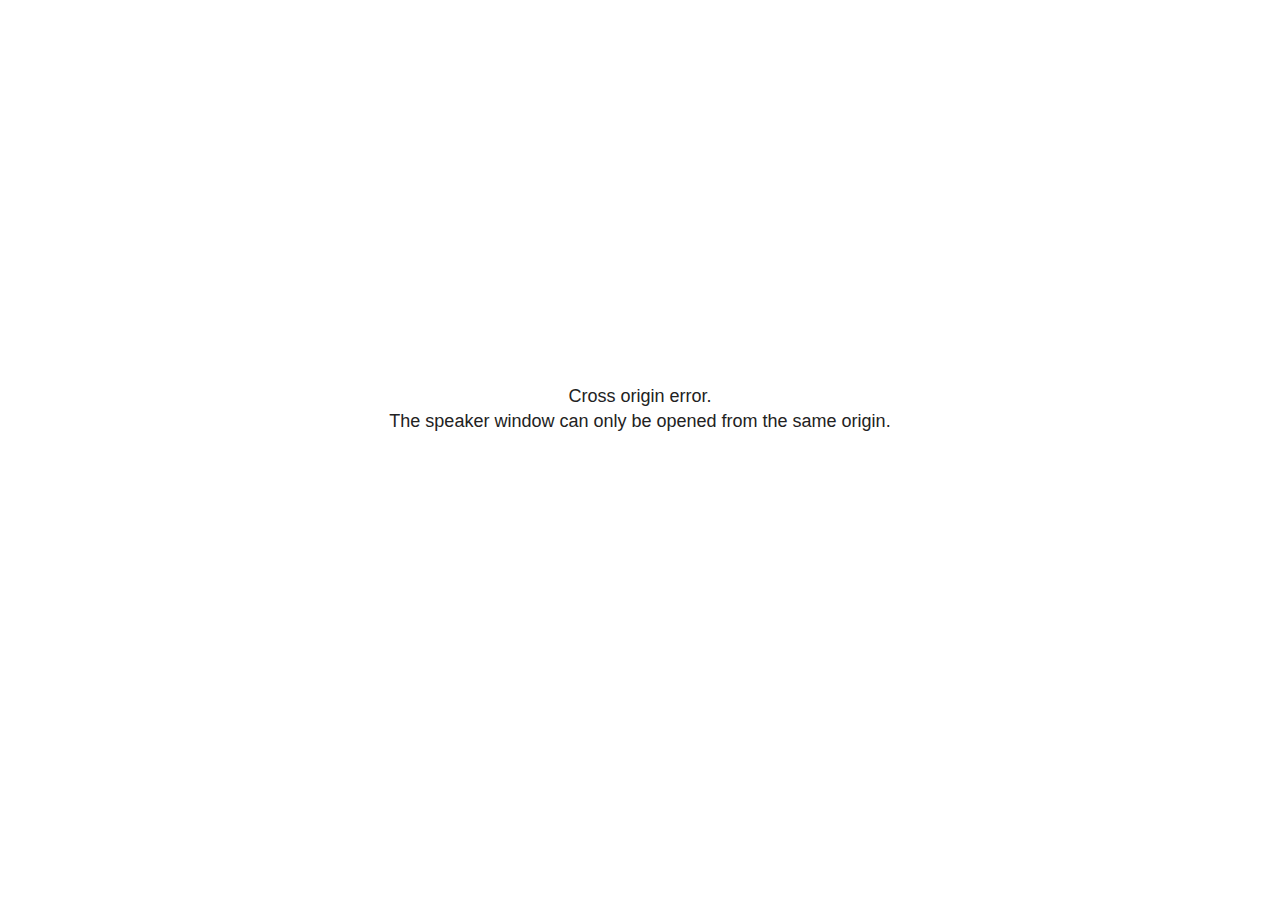
<file: docs/site_libs/revealjs/plugin/notes/speaker-view.html>
<!--
	NOTE: You need to build the notes plugin after making changes to this file.
-->
<html lang="en">
	<head>
		<meta charset="utf-8">

		<title>reveal.js - Speaker View</title>

		<style>
			body {
				font-family: Helvetica;
				font-size: 18px;
			}

			#current-slide,
			#upcoming-slide,
			#speaker-controls {
				padding: 6px;
				box-sizing: border-box;
				-moz-box-sizing: border-box;
			}

			#current-slide iframe,
			#upcoming-slide iframe {
				width: 100%;
				height: 100%;
				border: 1px solid #ddd;
			}

			#current-slide .label,
			#upcoming-slide .label {
				position: absolute;
				top: 10px;
				left: 10px;
				z-index: 2;
			}

			#connection-status {
				position: absolute;
				top: 0;
				left: 0;
				width: 100%;
				height: 100%;
				z-index: 20;
				padding: 30% 20% 20% 20%;
				font-size: 18px;
				color: #222;
				background: #fff;
				text-align: center;
				box-sizing: border-box;
				line-height: 1.4;
			}

			.overlay-element {
				height: 34px;
				line-height: 34px;
				padding: 0 10px;
				text-shadow: none;
				background: rgba( 220, 220, 220, 0.8 );
				color: #222;
				font-size: 14px;
			}

			.overlay-element.interactive:hover {
				background: rgba( 220, 220, 220, 1 );
			}

			#current-slide {
				position: absolute;
				width: 60%;
				height: 100%;
				top: 0;
				left: 0;
				padding-right: 0;
			}

			#upcoming-slide {
				position: absolute;
				width: 40%;
				height: 40%;
				right: 0;
				top: 0;
			}

			/* Speaker controls */
			#speaker-controls {
				position: absolute;
				top: 40%;
				right: 0;
				width: 40%;
				height: 60%;
				overflow: auto;
				font-size: 18px;
			}

				.speaker-controls-time.hidden,
				.speaker-controls-notes.hidden {
					display: none;
				}

				.speaker-controls-time .label,
				.speaker-controls-pace .label,
				.speaker-controls-notes .label {
					text-transform: uppercase;
					font-weight: normal;
					font-size: 0.66em;
					color: #666;
					margin: 0;
				}

				.speaker-controls-time, .speaker-controls-pace {
					border-bottom: 1px solid rgba( 200, 200, 200, 0.5 );
					margin-bottom: 10px;
					padding: 10px 16px;
					padding-bottom: 20px;
					cursor: pointer;
				}

				.speaker-controls-time .reset-button {
					opacity: 0;
					float: right;
					color: #666;
					text-decoration: none;
				}
				.speaker-controls-time:hover .reset-button {
					opacity: 1;
				}

				.speaker-controls-time .timer,
				.speaker-controls-time .clock {
					width: 50%;
				}

				.speaker-controls-time .timer,
				.speaker-controls-time .clock,
				.speaker-controls-time .pacing .hours-value,
				.speaker-controls-time .pacing .minutes-value,
				.speaker-controls-time .pacing .seconds-value {
					font-size: 1.9em;
				}

				.speaker-controls-time .timer {
					float: left;
				}

				.speaker-controls-time .clock {
					float: right;
					text-align: right;
				}

				.speaker-controls-time span.mute {
					opacity: 0.3;
				}

				.speaker-controls-time .pacing-title {
					margin-top: 5px;
				}

				.speaker-controls-time .pacing.ahead {
					color: blue;
				}

				.speaker-controls-time .pacing.on-track {
					color: green;
				}

				.speaker-controls-time .pacing.behind {
					color: red;
				}

				.speaker-controls-notes {
					padding: 10px 16px;
				}

				.speaker-controls-notes .value {
					margin-top: 5px;
					line-height: 1.4;
					font-size: 1.2em;
				}

			/* Layout selector */
			#speaker-layout {
				position: absolute;
				top: 10px;
				right: 10px;
				color: #222;
				z-index: 10;
			}
				#speaker-layout select {
					position: absolute;
					width: 100%;
					height: 100%;
					top: 0;
					left: 0;
					border: 0;
					box-shadow: 0;
					cursor: pointer;
					opacity: 0;

					font-size: 1em;
					background-color: transparent;

					-moz-appearance: none;
					-webkit-appearance: none;
					-webkit-tap-highlight-color: rgba(0, 0, 0, 0);
				}

				#speaker-layout select:focus {
					outline: none;
					box-shadow: none;
				}

			.clear {
				clear: both;
			}

			/* Speaker layout: Wide */
			body[data-speaker-layout="wide"] #current-slide,
			body[data-speaker-layout="wide"] #upcoming-slide {
				width: 50%;
				height: 45%;
				padding: 6px;
			}

			body[data-speaker-layout="wide"] #current-slide {
				top: 0;
				left: 0;
			}

			body[data-speaker-layout="wide"] #upcoming-slide {
				top: 0;
				left: 50%;
			}

			body[data-speaker-layout="wide"] #speaker-controls {
				top: 45%;
				left: 0;
				width: 100%;
				height: 50%;
				font-size: 1.25em;
			}

			/* Speaker layout: Tall */
			body[data-speaker-layout="tall"] #current-slide,
			body[data-speaker-layout="tall"] #upcoming-slide {
				width: 45%;
				height: 50%;
				padding: 6px;
			}

			body[data-speaker-layout="tall"] #current-slide {
				top: 0;
				left: 0;
			}

			body[data-speaker-layout="tall"] #upcoming-slide {
				top: 50%;
				left: 0;
			}

			body[data-speaker-layout="tall"] #speaker-controls {
				padding-top: 40px;
				top: 0;
				left: 45%;
				width: 55%;
				height: 100%;
				font-size: 1.25em;
			}

			/* Speaker layout: Notes only */
			body[data-speaker-layout="notes-only"] #current-slide,
			body[data-speaker-layout="notes-only"] #upcoming-slide {
				display: none;
			}

			body[data-speaker-layout="notes-only"] #speaker-controls {
				padding-top: 40px;
				top: 0;
				left: 0;
				width: 100%;
				height: 100%;
				font-size: 1.25em;
			}

			@media screen and (max-width: 1080px) {
				body[data-speaker-layout="default"] #speaker-controls {
					font-size: 16px;
				}
			}

			@media screen and (max-width: 900px) {
				body[data-speaker-layout="default"] #speaker-controls {
					font-size: 14px;
				}
			}

			@media screen and (max-width: 800px) {
				body[data-speaker-layout="default"] #speaker-controls {
					font-size: 12px;
				}
			}

		</style>
	</head>

	<body>

		<div id="connection-status">Loading speaker view...</div>

		<div id="current-slide"></div>
		<div id="upcoming-slide"><span class="overlay-element label">Upcoming</span></div>
		<div id="speaker-controls">
			<div class="speaker-controls-time">
				<h4 class="label">Time <span class="reset-button">Click to Reset</span></h4>
				<div class="clock">
					<span class="clock-value">0:00 AM</span>
				</div>
				<div class="timer">
					<span class="hours-value">00</span><span class="minutes-value">:00</span><span class="seconds-value">:00</span>
				</div>
				<div class="clear"></div>

				<h4 class="label pacing-title" style="display: none">Pacing – Time to finish current slide</h4>
				<div class="pacing" style="display: none">
					<span class="hours-value">00</span><span class="minutes-value">:00</span><span class="seconds-value">:00</span>
				</div>
			</div>

			<div class="speaker-controls-notes hidden">
				<h4 class="label">Notes</h4>
				<div class="value"></div>
			</div>
		</div>
		<div id="speaker-layout" class="overlay-element interactive">
			<span class="speaker-layout-label"></span>
			<select class="speaker-layout-dropdown"></select>
		</div>

		<script>

			(function() {

				var notes,
					notesValue,
					currentState,
					currentSlide,
					upcomingSlide,
					layoutLabel,
					layoutDropdown,
					pendingCalls = {},
					lastRevealApiCallId = 0,
					connected = false

				var connectionStatus = document.querySelector( '#connection-status' );

				var SPEAKER_LAYOUTS = {
					'default': 'Default',
					'wide': 'Wide',
					'tall': 'Tall',
					'notes-only': 'Notes only'
				};

				setupLayout();

				let openerOrigin;

				try {
					openerOrigin = window.opener.location.origin;
				}
				catch ( error ) { console.warn( error ) }

				// In order to prevent XSS, the speaker view will only run if its
				// opener has the same origin as itself
				if( window.location.origin !== openerOrigin ) {
					connectionStatus.innerHTML = 'Cross origin error.<br>The speaker window can only be opened from the same origin.';
					return;
				}

				var connectionTimeout = setTimeout( function() {
					connectionStatus.innerHTML = 'Error connecting to main window.<br>Please try closing and reopening the speaker view.';
				}, 5000 );

				window.addEventListener( 'message', function( event ) {

					// Validate the origin of all messages to avoid parsing messages
					// that aren't meant for us. Ignore when running off file:// so
					// that the speaker view continues to work without a web server.
					if( window.location.origin !== event.origin && window.location.origin !== 'file://' ) {
						return
					}

					clearTimeout( connectionTimeout );
					connectionStatus.style.display = 'none';

					var data = JSON.parse( event.data );

					// The overview mode is only useful to the reveal.js instance
					// where navigation occurs so we don't sync it
					if( data.state ) delete data.state.overview;

					// Messages sent by the notes plugin inside of the main window
					if( data && data.namespace === 'reveal-notes' ) {
						if( data.type === 'connect' ) {
							handleConnectMessage( data );
						}
						else if( data.type === 'state' ) {
							handleStateMessage( data );
						}
						else if( data.type === 'return' ) {
							pendingCalls[data.callId](data.result);
							delete pendingCalls[data.callId];
						}
					}
					// Messages sent by the reveal.js inside of the current slide preview
					else if( data && data.namespace === 'reveal' ) {
						if( /ready/.test( data.eventName ) ) {
							// Send a message back to notify that the handshake is complete
							window.opener.postMessage( JSON.stringify({ namespace: 'reveal-notes', type: 'connected'} ), '*' );
						}
						else if( /slidechanged|fragmentshown|fragmenthidden|paused|resumed/.test( data.eventName ) && currentState !== JSON.stringify( data.state ) ) {

							dispatchStateToMainWindow( data.state );

						}
					}

				} );

				/**
				 * Updates the presentation in the main window to match the state
				 * of the presentation in the notes window.
				 */
				const dispatchStateToMainWindow = debounce(( state ) => {
					window.opener.postMessage( JSON.stringify({ method: 'setState', args: [ state ]} ), '*' );
				}, 500);

				/**
				 * Asynchronously calls the Reveal.js API of the main frame.
				 */
				function callRevealApi( methodName, methodArguments, callback ) {

					var callId = ++lastRevealApiCallId;
					pendingCalls[callId] = callback;
					window.opener.postMessage( JSON.stringify( {
						namespace: 'reveal-notes',
						type: 'call',
						callId: callId,
						methodName: methodName,
						arguments: methodArguments
					} ), '*' );

				}

				/**
				 * Called when the main window is trying to establish a
				 * connection.
				 */
				function handleConnectMessage( data ) {

					if( connected === false ) {
						connected = true;

						setupIframes( data );
						setupKeyboard();
						setupNotes();
						setupTimer();
						setupHeartbeat();
					}

				}

				/**
				 * Called when the main window sends an updated state.
				 */
				function handleStateMessage( data ) {

					// Store the most recently set state to avoid circular loops
					// applying the same state
					currentState = JSON.stringify( data.state );

					// No need for updating the notes in case of fragment changes
					if ( data.notes ) {
						notes.classList.remove( 'hidden' );
						notesValue.style.whiteSpace = data.whitespace;
						if( data.markdown ) {
							notesValue.innerHTML = marked( data.notes );
						}
						else {
							notesValue.innerHTML = data.notes;
						}
					}
					else {
						notes.classList.add( 'hidden' );
					}

					// Update the note slides
					currentSlide.contentWindow.postMessage( JSON.stringify({ method: 'setState', args: [ data.state ] }), '*' );
					upcomingSlide.contentWindow.postMessage( JSON.stringify({ method: 'setState', args: [ data.state ] }), '*' );
					upcomingSlide.contentWindow.postMessage( JSON.stringify({ method: 'next' }), '*' );

				}

				// Limit to max one state update per X ms
				handleStateMessage = debounce( handleStateMessage, 200 );

				/**
				 * Forward keyboard events to the current slide window.
				 * This enables keyboard events to work even if focus
				 * isn't set on the current slide iframe.
				 *
				 * Block F5 default handling, it reloads and disconnects
				 * the speaker notes window.
				 */
				function setupKeyboard() {

					document.addEventListener( 'keydown', function( event ) {
						if( event.keyCode === 116 || ( event.metaKey && event.keyCode === 82 ) ) {
							event.preventDefault();
							return false;
						}
						currentSlide.contentWindow.postMessage( JSON.stringify({ method: 'triggerKey', args: [ event.keyCode ] }), '*' );
					} );

				}

				/**
				 * Creates the preview iframes.
				 */
				function setupIframes( data ) {

					var params = [
						'receiver',
						'progress=false',
						'history=false',
						'transition=none',
						'autoSlide=0',
						'backgroundTransition=none'
					].join( '&' );

					var urlSeparator = /\?/.test(data.url) ? '&' : '?';
					var hash = '#/' + data.state.indexh + '/' + data.state.indexv;
					var currentURL = data.url + urlSeparator + params + '&scrollActivationWidth=false&postMessageEvents=true' + hash;
					var upcomingURL = data.url + urlSeparator + params + '&scrollActivationWidth=false&controls=false' + hash;

					currentSlide = document.createElement( 'iframe' );
					currentSlide.setAttribute( 'width', 1280 );
					currentSlide.setAttribute( 'height', 1024 );
					currentSlide.setAttribute( 'src', currentURL );
					document.querySelector( '#current-slide' ).appendChild( currentSlide );

					upcomingSlide = document.createElement( 'iframe' );
					upcomingSlide.setAttribute( 'width', 640 );
					upcomingSlide.setAttribute( 'height', 512 );
					upcomingSlide.setAttribute( 'src', upcomingURL );
					document.querySelector( '#upcoming-slide' ).appendChild( upcomingSlide );

				}

				/**
				 * Setup the notes UI.
				 */
				function setupNotes() {

					notes = document.querySelector( '.speaker-controls-notes' );
					notesValue = document.querySelector( '.speaker-controls-notes .value' );

				}

				/**
				 * We send out a heartbeat at all times to ensure we can
				 * reconnect with the main presentation window after reloads.
				 */
				function setupHeartbeat() {

					setInterval( () => {
						window.opener.postMessage( JSON.stringify({ namespace: 'reveal-notes', type: 'heartbeat'} ), '*' );
					}, 1000 );

				}

				function getTimings( callback ) {

					callRevealApi( 'getSlidesAttributes', [], function ( slideAttributes ) {
						callRevealApi( 'getConfig', [], function ( config ) {
							var totalTime = config.totalTime;
							var minTimePerSlide = config.minimumTimePerSlide || 0;
							var defaultTiming = config.defaultTiming;
							if ((defaultTiming == null) && (totalTime == null)) {
								callback(null);
								return;
							}
							// Setting totalTime overrides defaultTiming
							if (totalTime) {
								defaultTiming = 0;
							}
							var timings = [];
							for ( var i in slideAttributes ) {
								var slide = slideAttributes[ i ];
								var timing = defaultTiming;
								if( slide.hasOwnProperty( 'data-timing' )) {
									var t = slide[ 'data-timing' ];
									timing = parseInt(t);
									if( isNaN(timing) ) {
										console.warn("Could not parse timing '" + t + "' of slide " + i + "; using default of " + defaultTiming);
										timing = defaultTiming;
									}
								}
								timings.push(timing);
							}
							if ( totalTime ) {
								// After we've allocated time to individual slides, we summarize it and
								// subtract it from the total time
								var remainingTime = totalTime - timings.reduce( function(a, b) { return a + b; }, 0 );
								// The remaining time is divided by the number of slides that have 0 seconds
								// allocated at the moment, giving the average time-per-slide on the remaining slides
								var remainingSlides = (timings.filter( function(x) { return x == 0 }) ).length
								var timePerSlide = Math.round( remainingTime / remainingSlides, 0 )
								// And now we replace every zero-value timing with that average
								timings = timings.map( function(x) { return (x==0 ? timePerSlide : x) } );
							}
							var slidesUnderMinimum = timings.filter( function(x) { return (x < minTimePerSlide) } ).length
							if ( slidesUnderMinimum ) {
								message = "The pacing time for " + slidesUnderMinimum + " slide(s) is under the configured minimum of " + minTimePerSlide + " seconds. Check the data-timing attribute on individual slides, or consider increasing the totalTime or minimumTimePerSlide configuration options (or removing some slides).";
								alert(message);
							}
							callback( timings );
						} );
					} );

				}

				/**
				 * Return the number of seconds allocated for presenting
				 * all slides up to and including this one.
				 */
				function getTimeAllocated( timings, callback ) {

					callRevealApi( 'getSlidePastCount', [], function ( currentSlide ) {
						var allocated = 0;
						for (var i in timings.slice(0, currentSlide + 1)) {
							allocated += timings[i];
						}
						callback( allocated );
					} );

				}

				/**
				 * Create the timer and clock and start updating them
				 * at an interval.
				 */
				function setupTimer() {

					var start = new Date(),
					timeEl = document.querySelector( '.speaker-controls-time' ),
					clockEl = timeEl.querySelector( '.clock-value' ),
					hoursEl = timeEl.querySelector( '.hours-value' ),
					minutesEl = timeEl.querySelector( '.minutes-value' ),
					secondsEl = timeEl.querySelector( '.seconds-value' ),
					pacingTitleEl = timeEl.querySelector( '.pacing-title' ),
					pacingEl = timeEl.querySelector( '.pacing' ),
					pacingHoursEl = pacingEl.querySelector( '.hours-value' ),
					pacingMinutesEl = pacingEl.querySelector( '.minutes-value' ),
					pacingSecondsEl = pacingEl.querySelector( '.seconds-value' );

					var timings = null;
					getTimings( function ( _timings ) {

						timings = _timings;
						if (_timings !== null) {
							pacingTitleEl.style.removeProperty('display');
							pacingEl.style.removeProperty('display');
						}

						// Update once directly
						_updateTimer();

						// Then update every second
						setInterval( _updateTimer, 1000 );

					} );


					function _resetTimer() {

						if (timings == null) {
							start = new Date();
							_updateTimer();
						}
						else {
							// Reset timer to beginning of current slide
							getTimeAllocated( timings, function ( slideEndTimingSeconds ) {
								var slideEndTiming = slideEndTimingSeconds * 1000;
								callRevealApi( 'getSlidePastCount', [], function ( currentSlide ) {
									var currentSlideTiming = timings[currentSlide] * 1000;
									var previousSlidesTiming = slideEndTiming - currentSlideTiming;
									var now = new Date();
									start = new Date(now.getTime() - previousSlidesTiming);
									_updateTimer();
								} );
							} );
						}

					}

					timeEl.addEventListener( 'click', function() {
						_resetTimer();
						return false;
					} );

					function _displayTime( hrEl, minEl, secEl, time) {

						var sign = Math.sign(time) == -1 ? "-" : "";
						time = Math.abs(Math.round(time / 1000));
						var seconds = time % 60;
						var minutes = Math.floor( time / 60 ) % 60 ;
						var hours = Math.floor( time / ( 60 * 60 )) ;
						hrEl.innerHTML = sign + zeroPadInteger( hours );
						if (hours == 0) {
							hrEl.classList.add( 'mute' );
						}
						else {
							hrEl.classList.remove( 'mute' );
						}
						minEl.innerHTML = ':' + zeroPadInteger( minutes );
						if (hours == 0 && minutes == 0) {
							minEl.classList.add( 'mute' );
						}
						else {
							minEl.classList.remove( 'mute' );
						}
						secEl.innerHTML = ':' + zeroPadInteger( seconds );
					}

					function _updateTimer() {

						var diff, hours, minutes, seconds,
						now = new Date();

						diff = now.getTime() - start.getTime();

						clockEl.innerHTML = now.toLocaleTimeString( 'en-US', { hour12: true, hour: '2-digit', minute:'2-digit' } );
						_displayTime( hoursEl, minutesEl, secondsEl, diff );
						if (timings !== null) {
							_updatePacing(diff);
						}

					}

					function _updatePacing(diff) {

						getTimeAllocated( timings, function ( slideEndTimingSeconds ) {
							var slideEndTiming = slideEndTimingSeconds * 1000;

							callRevealApi( 'getSlidePastCount', [], function ( currentSlide ) {
								var currentSlideTiming = timings[currentSlide] * 1000;
								var timeLeftCurrentSlide = slideEndTiming - diff;
								if (timeLeftCurrentSlide < 0) {
									pacingEl.className = 'pacing behind';
								}
								else if (timeLeftCurrentSlide < currentSlideTiming) {
									pacingEl.className = 'pacing on-track';
								}
								else {
									pacingEl.className = 'pacing ahead';
								}
								_displayTime( pacingHoursEl, pacingMinutesEl, pacingSecondsEl, timeLeftCurrentSlide );
							} );
						} );
					}

				}

				/**
				 * Sets up the speaker view layout and layout selector.
				 */
				function setupLayout() {

					layoutDropdown = document.querySelector( '.speaker-layout-dropdown' );
					layoutLabel = document.querySelector( '.speaker-layout-label' );

					// Render the list of available layouts
					for( var id in SPEAKER_LAYOUTS ) {
						var option = document.createElement( 'option' );
						option.setAttribute( 'value', id );
						option.textContent = SPEAKER_LAYOUTS[ id ];
						layoutDropdown.appendChild( option );
					}

					// Monitor the dropdown for changes
					layoutDropdown.addEventListener( 'change', function( event ) {

						setLayout( layoutDropdown.value );

					}, false );

					// Restore any currently persisted layout
					setLayout( getLayout() );

				}

				/**
				 * Sets a new speaker view layout. The layout is persisted
				 * in local storage.
				 */
				function setLayout( value ) {

					var title = SPEAKER_LAYOUTS[ value ];

					layoutLabel.innerHTML = 'Layout' + ( title ? ( ': ' + title ) : '' );
					layoutDropdown.value = value;

					document.body.setAttribute( 'data-speaker-layout', value );

					// Persist locally
					if( supportsLocalStorage() ) {
						window.localStorage.setItem( 'reveal-speaker-layout', value );
					}

				}

				/**
				 * Returns the ID of the most recently set speaker layout
				 * or our default layout if none has been set.
				 */
				function getLayout() {

					if( supportsLocalStorage() ) {
						var layout = window.localStorage.getItem( 'reveal-speaker-layout' );
						if( layout ) {
							return layout;
						}
					}

					// Default to the first record in the layouts hash
					for( var id in SPEAKER_LAYOUTS ) {
						return id;
					}

				}

				function supportsLocalStorage() {

					try {
						localStorage.setItem('test', 'test');
						localStorage.removeItem('test');
						return true;
					}
					catch( e ) {
						return false;
					}

				}

				function zeroPadInteger( num ) {

					var str = '00' + parseInt( num );
					return str.substring( str.length - 2 );

				}

				/**
				 * Limits the frequency at which a function can be called.
				 */
				function debounce( fn, ms ) {

					var lastTime = 0,
						timeout;

					return function() {

						var args = arguments;
						var context = this;

						clearTimeout( timeout );

						var timeSinceLastCall = Date.now() - lastTime;
						if( timeSinceLastCall > ms ) {
							fn.apply( context, args );
							lastTime = Date.now();
						}
						else {
							timeout = setTimeout( function() {
								fn.apply( context, args );
								lastTime = Date.now();
							}, ms - timeSinceLastCall );
						}

					}

				}

			})();

		</script>
	</body>
</html>
</file>
<file: docs/site_libs/quarto-html/tippy.css>
.tippy-box[data-animation=fade][data-state=hidden]{opacity:0}[data-tippy-root]{max-width:calc(100vw - 10px)}.tippy-box{position:relative;background-color:#333;color:#fff;border-radius:4px;font-size:14px;line-height:1.4;white-space:normal;outline:0;transition-property:transform,visibility,opacity}.tippy-box[data-placement^=top]>.tippy-arrow{bottom:0}.tippy-box[data-placement^=top]>.tippy-arrow:before{bottom:-7px;left:0;border-width:8px 8px 0;border-top-color:initial;transform-origin:center top}.tippy-box[data-placement^=bottom]>.tippy-arrow{top:0}.tippy-box[data-placement^=bottom]>.tippy-arrow:before{top:-7px;left:0;border-width:0 8px 8px;border-bottom-color:initial;transform-origin:center bottom}.tippy-box[data-placement^=left]>.tippy-arrow{right:0}.tippy-box[data-placement^=left]>.tippy-arrow:before{border-width:8px 0 8px 8px;border-left-color:initial;right:-7px;transform-origin:center left}.tippy-box[data-placement^=right]>.tippy-arrow{left:0}.tippy-box[data-placement^=right]>.tippy-arrow:before{left:-7px;border-width:8px 8px 8px 0;border-right-color:initial;transform-origin:center right}.tippy-box[data-inertia][data-state=visible]{transition-timing-function:cubic-bezier(.54,1.5,.38,1.11)}.tippy-arrow{width:16px;height:16px;color:#333}.tippy-arrow:before{content:"";position:absolute;border-color:transparent;border-style:solid}.tippy-content{position:relative;padding:5px 9px;z-index:1}
</file>
<file: docs/site_libs/quarto-html/quarto-syntax-highlighting-ea385d0e468b0dd5ea5bf0780b1290d9.css>
/* quarto syntax highlight colors */
:root {
  --quarto-hl-ot-color: #003B4F;
  --quarto-hl-at-color: #657422;
  --quarto-hl-ss-color: #20794D;
  --quarto-hl-an-color: #5E5E5E;
  --quarto-hl-fu-color: #4758AB;
  --quarto-hl-st-color: #20794D;
  --quarto-hl-cf-color: #003B4F;
  --quarto-hl-op-color: #5E5E5E;
  --quarto-hl-er-color: #AD0000;
  --quarto-hl-bn-color: #AD0000;
  --quarto-hl-al-color: #AD0000;
  --quarto-hl-va-color: #111111;
  --quarto-hl-bu-color: inherit;
  --quarto-hl-ex-color: inherit;
  --quarto-hl-pp-color: #AD0000;
  --quarto-hl-in-color: #5E5E5E;
  --quarto-hl-vs-color: #20794D;
  --quarto-hl-wa-color: #5E5E5E;
  --quarto-hl-do-color: #5E5E5E;
  --quarto-hl-im-color: #00769E;
  --quarto-hl-ch-color: #20794D;
  --quarto-hl-dt-color: #AD0000;
  --quarto-hl-fl-color: #AD0000;
  --quarto-hl-co-color: #5E5E5E;
  --quarto-hl-cv-color: #5E5E5E;
  --quarto-hl-cn-color: #8f5902;
  --quarto-hl-sc-color: #5E5E5E;
  --quarto-hl-dv-color: #AD0000;
  --quarto-hl-kw-color: #003B4F;
}

/* other quarto variables */
:root {
  --quarto-font-monospace: SFMono-Regular, Menlo, Monaco, Consolas, "Liberation Mono", "Courier New", monospace;
}

/* syntax highlight based on Pandoc's rules */
pre > code.sourceCode > span {
  color: #003B4F;
}

code.sourceCode > span {
  color: #003B4F;
}

div.sourceCode,
div.sourceCode pre.sourceCode {
  color: #003B4F;
}

/* Normal */
code span {
  color: #003B4F;
}

/* Alert */
code span.al {
  color: #AD0000;
  font-style: inherit;
}

/* Annotation */
code span.an {
  color: #5E5E5E;
  font-style: inherit;
}

/* Attribute */
code span.at {
  color: #657422;
  font-style: inherit;
}

/* BaseN */
code span.bn {
  color: #AD0000;
  font-style: inherit;
}

/* BuiltIn */
code span.bu {
  font-style: inherit;
}

/* ControlFlow */
code span.cf {
  color: #003B4F;
  font-weight: bold;
  font-style: inherit;
}

/* Char */
code span.ch {
  color: #20794D;
  font-style: inherit;
}

/* Constant */
code span.cn {
  color: #8f5902;
  font-style: inherit;
}

/* Comment */
code span.co {
  color: #5E5E5E;
  font-style: inherit;
}

/* CommentVar */
code span.cv {
  color: #5E5E5E;
  font-style: italic;
}

/* Documentation */
code span.do {
  color: #5E5E5E;
  font-style: italic;
}

/* DataType */
code span.dt {
  color: #AD0000;
  font-style: inherit;
}

/* DecVal */
code span.dv {
  color: #AD0000;
  font-style: inherit;
}

/* Error */
code span.er {
  color: #AD0000;
  font-style: inherit;
}

/* Extension */
code span.ex {
  font-style: inherit;
}

/* Float */
code span.fl {
  color: #AD0000;
  font-style: inherit;
}

/* Function */
code span.fu {
  color: #4758AB;
  font-style: inherit;
}

/* Import */
code span.im {
  color: #00769E;
  font-style: inherit;
}

/* Information */
code span.in {
  color: #5E5E5E;
  font-style: inherit;
}

/* Keyword */
code span.kw {
  color: #003B4F;
  font-weight: bold;
  font-style: inherit;
}

/* Operator */
code span.op {
  color: #5E5E5E;
  font-style: inherit;
}

/* Other */
code span.ot {
  color: #003B4F;
  font-style: inherit;
}

/* Preprocessor */
code span.pp {
  color: #AD0000;
  font-style: inherit;
}

/* SpecialChar */
code span.sc {
  color: #5E5E5E;
  font-style: inherit;
}

/* SpecialString */
code span.ss {
  color: #20794D;
  font-style: inherit;
}

/* String */
code span.st {
  color: #20794D;
  font-style: inherit;
}

/* Variable */
code span.va {
  color: #111111;
  font-style: inherit;
}

/* VerbatimString */
code span.vs {
  color: #20794D;
  font-style: inherit;
}

/* Warning */
code span.wa {
  color: #5E5E5E;
  font-style: italic;
}

.prevent-inlining {
  content: "</";
}

/*# sourceMappingURL=538754cbb4183396a2435bcb80637e05.css.map */
</file>
<file: docs/site_libs/quarto-html/quarto-syntax-highlighting-cd7454b418030687c631a6a7286fbe16.css>
/* quarto syntax highlight colors */
:root {
  --quarto-hl-ot-color: #003B4F;
  --quarto-hl-at-color: #657422;
  --quarto-hl-ss-color: #20794D;
  --quarto-hl-an-color: #5E5E5E;
  --quarto-hl-fu-color: #4758AB;
  --quarto-hl-st-color: #20794D;
  --quarto-hl-cf-color: #003B4F;
  --quarto-hl-op-color: #5E5E5E;
  --quarto-hl-er-color: #AD0000;
  --quarto-hl-bn-color: #AD0000;
  --quarto-hl-al-color: #AD0000;
  --quarto-hl-va-color: #111111;
  --quarto-hl-bu-color: inherit;
  --quarto-hl-ex-color: inherit;
  --quarto-hl-pp-color: #AD0000;
  --quarto-hl-in-color: #5E5E5E;
  --quarto-hl-vs-color: #20794D;
  --quarto-hl-wa-color: #5E5E5E;
  --quarto-hl-do-color: #5E5E5E;
  --quarto-hl-im-color: #00769E;
  --quarto-hl-ch-color: #20794D;
  --quarto-hl-dt-color: #AD0000;
  --quarto-hl-fl-color: #AD0000;
  --quarto-hl-co-color: #5E5E5E;
  --quarto-hl-cv-color: #5E5E5E;
  --quarto-hl-cn-color: #8f5902;
  --quarto-hl-sc-color: #5E5E5E;
  --quarto-hl-dv-color: #AD0000;
  --quarto-hl-kw-color: #003B4F;
}

/* other quarto variables */
:root {
  --quarto-font-monospace: SFMono-Regular, Menlo, Monaco, Consolas, "Liberation Mono", "Courier New", monospace;
}

/* syntax highlight based on Pandoc's rules */
pre > code.sourceCode > span {
  color: #003B4F;
}

code.sourceCode > span {
  color: #003B4F;
}

div.sourceCode,
div.sourceCode pre.sourceCode {
  color: #003B4F;
}

/* Normal */
code span {
  color: #003B4F;
}

/* Alert */
code span.al {
  color: #AD0000;
  font-style: inherit;
}

/* Annotation */
code span.an {
  color: #5E5E5E;
  font-style: inherit;
}

/* Attribute */
code span.at {
  color: #657422;
  font-style: inherit;
}

/* BaseN */
code span.bn {
  color: #AD0000;
  font-style: inherit;
}

/* BuiltIn */
code span.bu {
  font-style: inherit;
}

/* ControlFlow */
code span.cf {
  color: #003B4F;
  font-weight: bold;
  font-style: inherit;
}

/* Char */
code span.ch {
  color: #20794D;
  font-style: inherit;
}

/* Constant */
code span.cn {
  color: #8f5902;
  font-style: inherit;
}

/* Comment */
code span.co {
  color: #5E5E5E;
  font-style: inherit;
}

/* CommentVar */
code span.cv {
  color: #5E5E5E;
  font-style: italic;
}

/* Documentation */
code span.do {
  color: #5E5E5E;
  font-style: italic;
}

/* DataType */
code span.dt {
  color: #AD0000;
  font-style: inherit;
}

/* DecVal */
code span.dv {
  color: #AD0000;
  font-style: inherit;
}

/* Error */
code span.er {
  color: #AD0000;
  font-style: inherit;
}

/* Extension */
code span.ex {
  font-style: inherit;
}

/* Float */
code span.fl {
  color: #AD0000;
  font-style: inherit;
}

/* Function */
code span.fu {
  color: #4758AB;
  font-style: inherit;
}

/* Import */
code span.im {
  color: #00769E;
  font-style: inherit;
}

/* Information */
code span.in {
  color: #5E5E5E;
  font-style: inherit;
}

/* Keyword */
code span.kw {
  color: #003B4F;
  font-weight: bold;
  font-style: inherit;
}

/* Operator */
code span.op {
  color: #5E5E5E;
  font-style: inherit;
}

/* Other */
code span.ot {
  color: #003B4F;
  font-style: inherit;
}

/* Preprocessor */
code span.pp {
  color: #AD0000;
  font-style: inherit;
}

/* SpecialChar */
code span.sc {
  color: #5E5E5E;
  font-style: inherit;
}

/* SpecialString */
code span.ss {
  color: #20794D;
  font-style: inherit;
}

/* String */
code span.st {
  color: #20794D;
  font-style: inherit;
}

/* Variable */
code span.va {
  color: #111111;
  font-style: inherit;
}

/* VerbatimString */
code span.vs {
  color: #20794D;
  font-style: inherit;
}

/* Warning */
code span.wa {
  color: #5E5E5E;
  font-style: italic;
}

.prevent-inlining {
  content: "</";
}

/*# sourceMappingURL=cc7404ab61391eed0f58b5c97bfcf92b.css.map */
</file>
<file: docs/site_libs/htmltools-fill-0.5.8.1/fill.css>
@layer htmltools {
  .html-fill-container {
    display: flex;
    flex-direction: column;
    /* Prevent the container from expanding vertically or horizontally beyond its
    parent's constraints. */
    min-height: 0;
    min-width: 0;
  }
  .html-fill-container > .html-fill-item {
    /* Fill items can grow and shrink freely within
    available vertical space in fillable container */
    flex: 1 1 auto;
    min-height: 0;
    min-width: 0;
  }
  .html-fill-container > :not(.html-fill-item) {
    /* Prevent shrinking or growing of non-fill items */
    flex: 0 0 auto;
  }
}
</file>
<file: docs/site_libs/datatables-css-0.0.0/datatables-crosstalk.css>
.dt-crosstalk-fade {
  opacity: 0.2;
}

html body div.DTS div.dataTables_scrollBody {
  background: none;
}


/*
Fix https://github.com/rstudio/DT/issues/563
If the `table.display` is set to "block" (e.g., pkgdown), the browser will display
datatable objects strangely. The search panel and the page buttons will still be
in full-width but the table body will be "compact" and shorter.
In therory, having this attributes will affect `dom="t"`
with `display: block` users. But in reality, there should be no one.
We may remove the below lines in the future if the upstream agree to have this there.
See https://github.com/DataTables/DataTablesSrc/issues/160
*/

table.dataTable {
  display: table;
}


/*
When DTOutput(fill = TRUE), it receives a .html-fill-item class (via htmltools::bindFillRole()), which effectively amounts to `flex: 1 1 auto`. That's mostly fine, but the case where `fillContainer=TRUE`+`height:auto`+`flex-basis:auto` and the container (e.g., a bslib::card()) doesn't have a defined height is a bit problematic since the table wants to fit the parent but the parent wants to fit the table, which results pretty small table height (maybe because there is a minimum height somewhere?). It seems better in this case to impose a 400px height default for the table, which we can do by setting `flex-basis` to 400px (the table is still allowed to grow/shrink when the container has an opinionated height).
*/

.html-fill-container > .html-fill-item.datatables {
  flex-basis: 400px;
}
</file>
<file: docs/site_libs/DiagrammeR-styles-0.2/styles.css>
.DiagrammeR,.grViz pre {
  white-space: pre-wrap;       /* CSS 3 */
  white-space: -moz-pre-wrap;  /* Mozilla, since 1999 */
  white-space: -pre-wrap;      /* Opera 4-6 */
  white-space: -o-pre-wrap;    /* Opera 7 */
  word-wrap: break-word;       /* Internet Explorer 5.5+ */
}

.DiagrammeR g .label {
  font-family: Helvetica;
  font-size: 14px;
  color: #333333;
}
</file>
<file: docs/site_libs/crosstalk-1.2.1/css/crosstalk.min.css>
.container-fluid.crosstalk-bscols{margin-left:-30px;margin-right:-30px;white-space:normal}body>.container-fluid.crosstalk-bscols{margin-left:auto;margin-right:auto}.crosstalk-input-checkboxgroup .crosstalk-options-group .crosstalk-options-column{display:inline-block;padding-right:12px;vertical-align:top}@media only screen and (max-width: 480px){.crosstalk-input-checkboxgroup .crosstalk-options-group .crosstalk-options-column{display:block;padding-right:inherit}}.crosstalk-input{margin-bottom:15px}.crosstalk-input .control-label{margin-bottom:0;vertical-align:middle}.crosstalk-input input[type="checkbox"]{margin:4px 0 0;margin-top:1px;line-height:normal}.crosstalk-input .checkbox{position:relative;display:block;margin-top:10px;margin-bottom:10px}.crosstalk-input .checkbox>label{padding-left:20px;margin-bottom:0;font-weight:400;cursor:pointer}.crosstalk-input .checkbox input[type="checkbox"],.crosstalk-input .checkbox-inline input[type="checkbox"]{position:absolute;margin-top:2px;margin-left:-20px}.crosstalk-input .checkbox+.checkbox{margin-top:-5px}.crosstalk-input .checkbox-inline{position:relative;display:inline-block;padding-left:20px;margin-bottom:0;font-weight:400;vertical-align:middle;cursor:pointer}.crosstalk-input .checkbox-inline+.checkbox-inline{margin-top:0;margin-left:10px}
</file>
